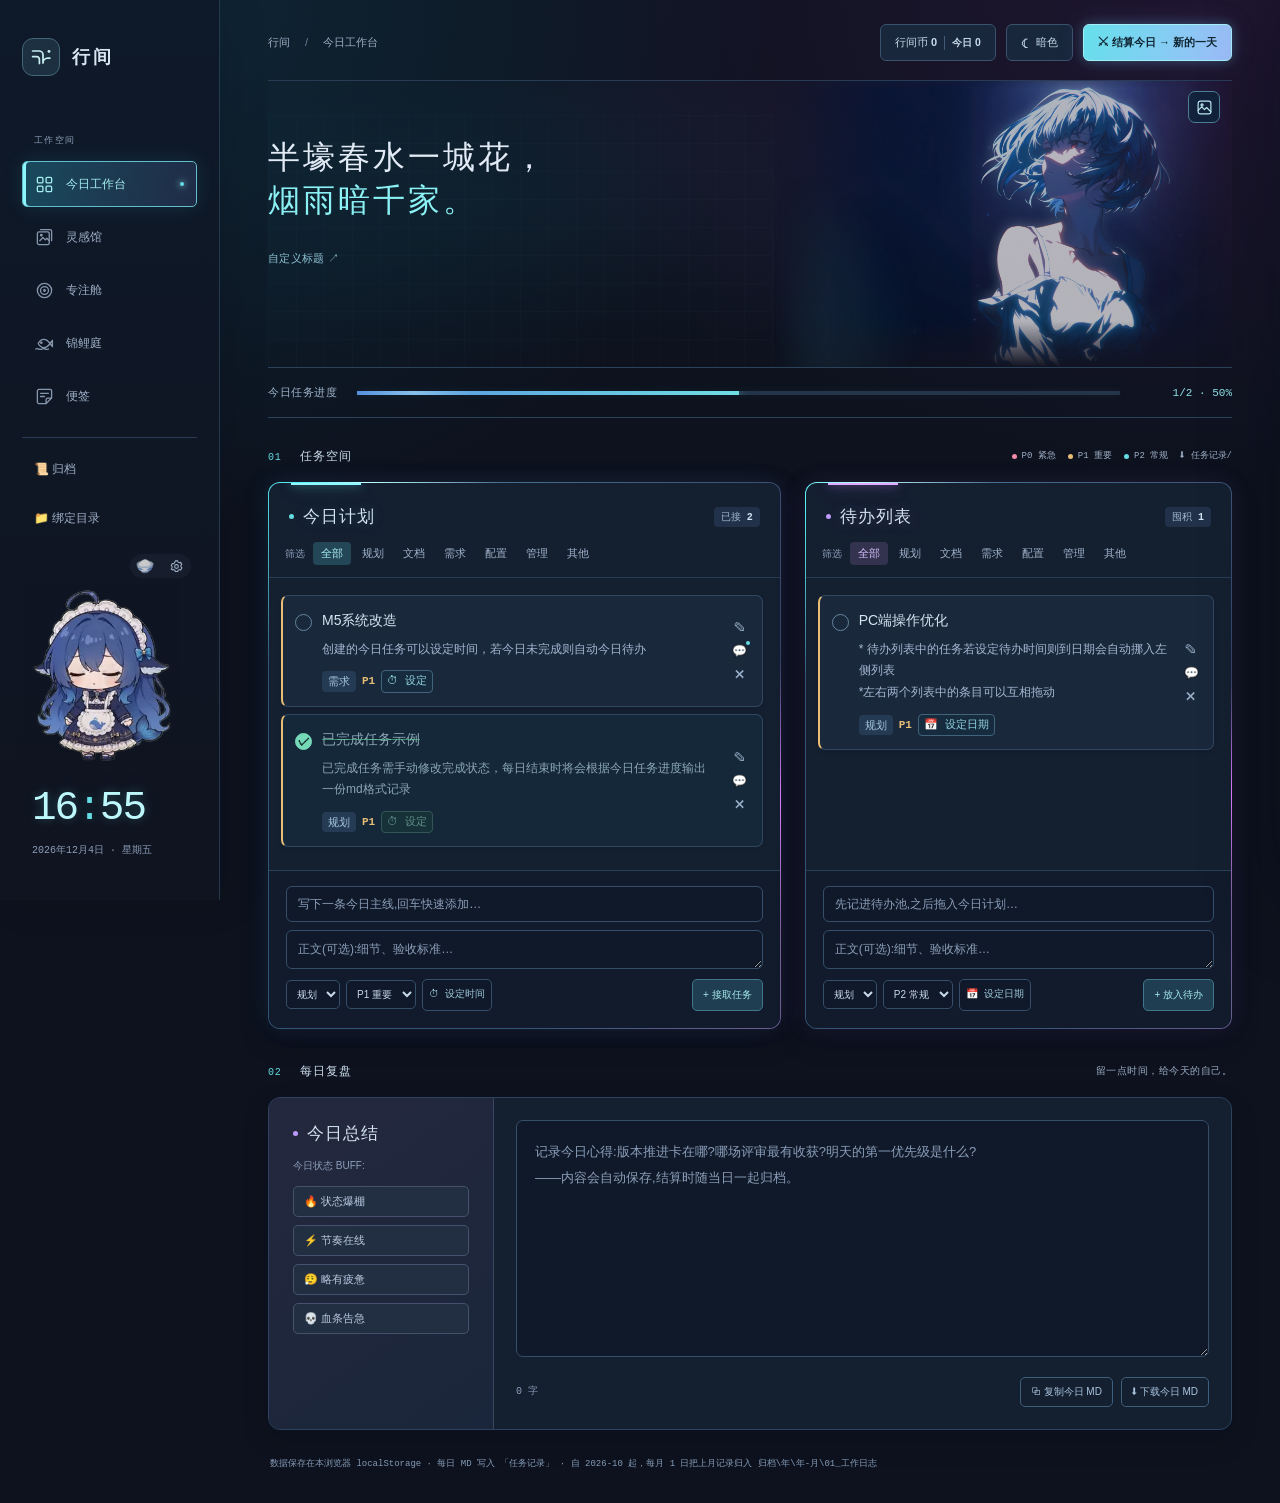
<file: 行间.html>
<!DOCTYPE html>
<html lang="zh-CN">
<head>
<meta charset="UTF-8">
<meta name="viewport" content="width=device-width, initial-scale=1.0">
<title>行间</title>
<link rel="icon" type="image/x-icon" href="assets/brand-mark.ico">
<script src="assets/theme.js"></script>
<link rel="preconnect" href="https://fonts.googleapis.com">
<link rel="preconnect" href="https://fonts.gstatic.com" crossorigin>
<link href="https://fonts.googleapis.com/css2?family=ZCOOL+QingKe+HuangYou&family=Noto+Sans+SC:wght@400;500;700;900&family=JetBrains+Mono:wght@400;600;800&display=swap" rel="stylesheet">
<style>
/* ============ 基础与调色盘(深潭墨绿 + 多档"稀有度"暖色) ============ */
:root{
  --bg0:#0d1417; --bg1:#101a1e; --panel:#15232a; --panel2:#182a32;
  --line:#27393f; --line2:#31464e;
  --ink:#e9f1ec; --mut:#93a9a0; --dim:#5f7a72;
  --gold:#f5c354; --gold-soft:rgba(245,195,84,.14);
  --teal:#52cdb6; --teal-soft:rgba(82,205,182,.13);
  --rose:#f57f6c;  --blue:#6fb2f2;  --purple:#b28df0; --jade:#57cf8f;
  --mono:'JetBrains Mono',Consolas,monospace;
  --disp:'ZCOOL QingKe HuangYou','Noto Sans SC',sans-serif;
  --body:'Noto Sans SC','PingFang SC','Microsoft YaHei',sans-serif;
}
*{margin:0;padding:0;box-sizing:border-box}
html{scroll-behavior:smooth}
body{
  font-family:var(--body); color:var(--ink); min-height:100vh;
  background:
    radial-gradient(1000px 480px at 8% -6%, rgba(245,195,84,.09), transparent 60%),
    radial-gradient(900px 520px at 96% 2%, rgba(82,205,182,.07), transparent 60%),
    radial-gradient(700px 700px at 50% 115%, rgba(111,178,242,.05), transparent 60%),
    linear-gradient(var(--bg1),var(--bg0));
  background-attachment:fixed;
}
body::before{ /* 细网格底纹 */
  content:''; position:fixed; inset:0; pointer-events:none; z-index:0;
  background-image:linear-gradient(rgba(255,255,255,.025) 1px,transparent 1px),
                   linear-gradient(90deg,rgba(255,255,255,.025) 1px,transparent 1px);
  background-size:34px 34px;
  mask-image:radial-gradient(ellipse 90% 80% at 50% 20%,#000 30%,transparent 100%);
}
#emberLayer{position:fixed; inset:0; z-index:0; pointer-events:none; overflow:hidden}
.ember{position:absolute; bottom:-12px; border-radius:2px; opacity:0;
  animation:rise linear infinite}
@keyframes rise{
  0%{transform:translateY(0) rotate(0); opacity:0}
  8%{opacity:var(--o)} 80%{opacity:var(--o)}
  100%{transform:translateY(-108vh) rotate(220deg); opacity:0}
}
main{position:relative; z-index:1; max-width:1240px; margin:0 auto; padding:20px 22px 40px}
::selection{background:rgba(245,195,84,.35)}
::-webkit-scrollbar{width:9px;height:9px}
::-webkit-scrollbar-thumb{background:#2c4048;border-radius:5px}
::-webkit-scrollbar-track{background:transparent}
button{font-family:inherit; cursor:pointer}
input,textarea,select{font-family:inherit; color:var(--ink)}

/* ============ 顶部 HUD:游戏抬头状态栏(双行布局 + 立绘背景) ============ */
.hud{
  position:relative; overflow:hidden;
  margin-bottom:20px; padding:15px 20px 16px;
  background:linear-gradient(115deg,var(--panel2) 0%,var(--panel) 55%,#14232b 100%);
  border:1px solid var(--line); border-radius:12px;
  box-shadow:0 12px 32px rgba(0,0,0,.35), inset 0 1px 0 rgba(255,255,255,.05);
  animation:dropIn .55s .05s cubic-bezier(.2,.9,.3,1.2) backwards;
}
.hud-art{
  position:absolute; left:0; top:-12px; bottom:-12px;
  aspect-ratio:800/322;   /* 盒子与图片同比例,高度拉满标头、宽度等比展开 */
  pointer-events:none;
  background:none;
  opacity:.55;
  -webkit-mask-image:linear-gradient(90deg,#000 80%,transparent 100%);
          mask-image:linear-gradient(90deg,#000 80%,transparent 100%);
  filter:blur(1px) drop-shadow(0 0 26px rgba(82,205,182,.3));
  transition:opacity .6s;
}
.hud:hover .hud-art{opacity:.75}
.hud .brand{position:relative; text-shadow:0 1px 10px rgba(13,20,23,.95), 0 0 22px rgba(13,20,23,.7)}
.hud .brand .sub{text-shadow:0 1px 6px rgba(13,20,23,.95)}
.hud-top{position:relative; display:flex; align-items:center; gap:14px; flex-wrap:wrap}
.hud-top .spacer{flex:1; min-width:80px; display:flex; align-items:center; justify-content:center; position:relative}
.hud-note{
  display:none; max-width:min(420px,46vw); width:100%;
  background:rgba(0,0,0,.28); border:1px dashed rgba(245,195,84,.4); border-radius:8px;
  padding:6px 10px; text-align:left; cursor:text;
  box-shadow:inset 0 1px 0 rgba(255,255,255,.03);
}
.hud-note.show{display:block}
.hud-note .hud-note-view{
  font-size:12.5px; line-height:1.55; color:var(--gold); white-space:pre-wrap; word-break:break-word;
  min-height:1.2em;
}
.hud-note textarea{
  display:none; width:100%; min-height:44px; resize:vertical;
  background:transparent; border:none; outline:none; padding:0;
  font:inherit; font-size:12.5px; line-height:1.55; color:var(--ink);
}
.hud-note.editing .hud-note-view{display:none}
.hud-note.editing textarea{display:block}
.hud-note-add{
  display:none; border:1px dashed var(--line2); background:transparent; color:var(--dim);
  font-size:11px; letter-spacing:.08em; padding:5px 12px; border-radius:7px; cursor:pointer;
  transition:.18s;
}
.hud:hover .hud-note-add.show{display:inline-flex; align-items:center}
.hud-note-add:hover{color:var(--gold); border-color:rgba(245,195,84,.45); background:rgba(245,195,84,.06)}
.hud-xp{position:relative; display:flex; align-items:center; gap:14px; margin-top:13px}
.hud-xp .xplabel{font-family:var(--mono); font-size:10px; letter-spacing:.26em; color:var(--dim); flex:none}
.xpnum{font-family:var(--mono); font-size:12.5px; font-weight:800; color:var(--gold); flex:none; min-width:88px; text-align:right}
@keyframes dropIn{from{opacity:0;transform:translateY(-16px)}to{opacity:1;transform:none}}
.brand{display:flex; align-items:center; gap:13px}
.brand .sigil{
  width:46px;height:46px; border-radius:10px; display:grid; place-items:center;
  font-family:var(--disp); font-size:27px; color:var(--gold);
  background:linear-gradient(145deg,#1d3038,#12201f);
  border:1px solid var(--line2);
  box-shadow:0 0 18px rgba(245,195,84,.22), inset 0 0 12px rgba(245,195,84,.08);
}
.brand h1{font-family:var(--disp); font-weight:400; font-size:27px; letter-spacing:3px; line-height:1}
.brand .sub{font-family:var(--mono); font-size:10px; letter-spacing:.32em; color:var(--dim); margin-top:5px}
.clock{font-family:var(--mono); text-align:center; padding:0 6px}
.clock .hm{font-size:30px; font-weight:800; letter-spacing:1px; color:var(--ink)}
.clock .hm b{color:var(--gold); font-weight:800}
.clock .dt{font-size:11px; color:var(--mut); letter-spacing:.08em; margin-top:2px}
.xpbar{flex:1; height:10px; border-radius:6px; background:#0b1316; border:1px solid var(--line); overflow:hidden; position:relative}
.xpbar i{
  display:block; height:100%; width:0%; border-radius:6px;
  background:repeating-linear-gradient(-55deg,var(--gold) 0 7px,#d9a53c 7px 14px);
  background-size:200% 100%; transition:width .7s cubic-bezier(.2,.8,.3,1);
  animation:shimmer 2.6s linear infinite; box-shadow:0 0 12px rgba(245,195,84,.5);
}
@keyframes shimmer{to{background-position:-40px 0}}
.hud-right{display:flex; align-items:center; gap:8px; flex-wrap:wrap}
.chip{
  font-family:var(--mono); font-size:11px; color:var(--mut); letter-spacing:.05em;
  padding:6px 10px; border:1px solid var(--line); border-radius:7px; background:rgba(0,0,0,.28); white-space:nowrap;
}
.chip b{color:var(--teal)}
.chip.prio-legend{display:inline-flex; align-items:center; gap:6px; padding:6px 9px}
.chip.prio-legend i{width:9px;height:9px; border-radius:3px; display:inline-block; box-shadow:0 0 8px currentColor}
.hbtn{
  font-size:12.5px; font-weight:700; letter-spacing:.05em; padding:9px 14px; border-radius:8px;
  border:1px solid var(--line2); background:var(--panel2); color:var(--ink);
  transition:.18s;
}
.hbtn:hover{transform:translateY(-2px); border-color:var(--gold); color:var(--gold); box-shadow:0 6px 16px rgba(0,0,0,.35)}
.hbtn.primary{background:linear-gradient(160deg,#f7cd6b,#dfa336); color:#221703; border-color:#f5c354;
  box-shadow:0 4px 18px rgba(245,195,84,.28)}
.hbtn.primary:hover{filter:brightness(1.08); color:#221703}

/* ============ 双栏看板 ============ */
.board{display:grid; grid-template-columns:1fr 1fr; gap:18px; margin-bottom:20px}
.panel{
  background:linear-gradient(180deg,var(--panel2),var(--panel));
  border:1px solid var(--line); border-radius:12px; overflow:hidden;
  box-shadow:0 10px 28px rgba(0,0,0,.3);
  animation:popIn .5s .15s cubic-bezier(.2,.9,.3,1.15) backwards;
}
.panel.side{animation-delay:.24s}
@keyframes popIn{from{opacity:0;transform:translateY(18px) scale(.98)}to{opacity:1;transform:none}}
.panel-head{
  display:flex; align-items:center; gap:10px; padding:13px 16px;
  border-bottom:1px solid var(--line);
}
.panel.main .panel-head{background:linear-gradient(90deg,var(--gold-soft),transparent 65%)}
.panel.side .panel-head{background:linear-gradient(90deg,var(--teal-soft),transparent 65%)}
.panel-head .tag{
  width:8px;height:22px;border-radius:3px; flex:none;
}
.panel.main .tag{background:var(--gold); box-shadow:0 0 10px rgba(245,195,84,.7)}
.panel.side .tag{background:var(--teal); box-shadow:0 0 10px rgba(82,205,182,.7)}
.panel-head h2{font-family:var(--disp); font-weight:400; font-size:19px; letter-spacing:2px}
.panel.main h2 span{color:var(--gold)} .panel.side h2 span{color:var(--teal)}
.panel-head .en{font-family:var(--mono); font-size:9.5px; letter-spacing:.28em; color:var(--dim); margin-left:2px; padding-top:4px}
.panel-head .cnt{
  margin-left:auto; font-family:var(--mono); font-size:11px; color:var(--mut);
  border:1px solid var(--line); border-radius:20px; padding:3px 10px; background:rgba(0,0,0,.25);
}
.panel-head .cnt b{color:var(--ink)}
/* 分类筛选条 */
.catfilter{display:flex; gap:6px; align-items:center; flex-wrap:wrap; padding:9px 14px; border-bottom:1px solid var(--line); background:rgba(0,0,0,.13)}
.catfilter .fl{font-size:10px; letter-spacing:.2em; color:var(--dim); font-family:var(--mono)}
.fbtn{
  font-size:11px; padding:3px 9px; border-radius:20px; border:1px solid var(--line);
  background:transparent; color:var(--dim); transition:.15s;
}
.fbtn:hover{color:var(--ink); border-color:var(--line2); transform:translateY(-1px)}
.fbtn.on{border-color:var(--gold); color:var(--gold); background:var(--gold-soft)}
.panel.side .fbtn.on{border-color:var(--teal); color:var(--teal); background:var(--teal-soft)}
.qlist{list-style:none; padding:12px 14px; min-height:340px; max-height:470px; overflow-y:auto; transition:background .2s}
.qlist.dragover{background:rgba(245,195,84,.05); box-shadow:inset 0 0 0 2px var(--gold); border-radius:0 0 12px 12px}
.panel.side .qlist.dragover{box-shadow:inset 0 0 0 2px var(--teal); background:rgba(82,205,182,.05)}
.drop-hint{
  border:1.5px dashed var(--line2); border-radius:8px; color:var(--dim);
  text-align:center; padding:14px; font-size:12.5px; margin:6px 0; letter-spacing:.1em;
}
.empty{
  border:1.5px dashed var(--line2); border-radius:10px; margin:10px 4px; padding:34px 14px;
  text-align:center; color:var(--dim); font-size:13px; letter-spacing:.12em;
}
.empty small{display:block; margin-top:8px; font-size:11px; letter-spacing:.05em; color:#46605a}

/* 卡片(紧凑版:信息为主,按钮右置一排) */
.qcard{
  position:relative; display:grid;
  grid-template-columns:auto minmax(0,1fr) auto;
  grid-template-rows:auto auto auto;
  grid-template-areas:
    "check title rail"
    "check body  rail"
    "check meta  rail";
  align-items:start; gap:1px 10px;
  background:#17262d; border:1px solid var(--line); border-left-width:3px; border-radius:8px;
  padding:7px 8px 7px 9px; margin:5px 0; cursor:grab; transition:transform .16s, box-shadow .16s, border-color .16s, opacity .3s;
}
.qcard:hover{transform:translateX(4px); border-color:var(--line2); box-shadow:0 6px 18px rgba(0,0,0,.35)}
.qcard:active{cursor:grabbing}
.qcard.dragging{opacity:.35; transform:scale(.97)}
.qcard.flash{animation:flashIn .45s}
@keyframes flashIn{0%{background:rgba(245,195,84,.28)}100%{background:#17262d}}
@media(prefers-reduced-motion:no-preference){
 .qcard.justdone .qcheck.on{animation:checkSettle .28s cubic-bezier(.22,.75,.3,1)}
 html[data-theme="dark"] .qcard.justdone .qcheck.on::after{
  content:'';position:absolute;inset:-1px;border-radius:inherit;border:1px solid #8ce4ec;
  pointer-events:none;animation:checkRipple .42s ease-out both;
 }
 .qcard.justdone .qcheck.on{position:relative}
}
@keyframes checkSettle{0%{transform:scale(.86)}60%{transform:scale(1.08)}100%{transform:scale(1)}}
@keyframes checkRipple{from{opacity:.65;transform:scale(1)}to{opacity:0;transform:scale(1.7)}}
/* 卡片配色:由优先级决定(P0 紧急-红 / P1 重要-金 / P2 常规-青) */
.q-P0{border-left-color:var(--rose)} .q-P0 .prio{color:var(--rose)}
.q-P1{border-left-color:var(--gold)} .q-P1 .prio{color:var(--gold)}
.q-P2{border-left-color:var(--teal)} .q-P2 .prio{color:var(--teal)}
/* 限时任务:超时变红 */
.qcard.late{border-color:rgba(245,127,108,.55); border-left-color:var(--rose); box-shadow:0 0 14px rgba(245,127,108,.16)}
.qcard.late .qtitle{color:#ffb3a4}
.qtime-wrap{display:inline-flex; align-items:center; gap:2px}
.qtime{
  position:relative; font-family:var(--mono); font-size:10px; color:var(--gold); cursor:pointer;
  padding:1px 6px; border:1px dashed rgba(245,195,84,.55); border-radius:4px; background:transparent;
  transition:.15s; display:inline-flex; align-items:center; gap:2px;
}
.qtime:hover{background:rgba(245,195,84,.1)}
.qtime:disabled{opacity:.55; cursor:default}
.qtime.over{color:#ff9384; border-color:var(--rose); animation:latePulse 1.8s infinite}
@keyframes latePulse{0%,100%{box-shadow:0 0 3px rgba(245,127,108,.15)}50%{box-shadow:0 0 11px rgba(245,127,108,.55)}}
.qtime.ok{color:var(--jade); border-color:rgba(87,207,143,.5); border-style:solid}
.qtime-x{
  width:16px; height:16px; padding:0; border:none; border-radius:4px; background:transparent;
  color:var(--dim); font-size:12px; line-height:1; cursor:pointer; opacity:.55; transition:.15s;
}
.qtime-wrap:hover .qtime-x{opacity:1}
.qtime-x:hover{color:var(--rose); background:rgba(245,127,108,.15)}
/* 半小时时间选择弹层:双列 · 一列可见6项 · 深色主题 */
.tpick-pop{
  position:fixed; z-index:12000; min-width:168px;
  background:#0e1a1f; color:var(--ink);
  border:1px solid var(--line2); border-radius:9px;
  box-shadow:0 14px 36px rgba(0,0,0,.55), inset 0 1px 0 rgba(255,255,255,.04);
  padding:6px;
  animation:tpickIn .14s ease-out;
}
@keyframes tpickIn{from{opacity:0; transform:translateY(-4px)} to{opacity:1; transform:none}}
.tpick-hd{
  display:flex; align-items:center; justify-content:space-between; gap:8px;
  padding:2px 4px 6px; border-bottom:1px solid var(--line); margin-bottom:5px;
  font-family:var(--mono); font-size:10px; color:var(--dim); letter-spacing:.06em;
}
.tpick-hd button{
  border:none; background:transparent; color:var(--mut); font-size:11px; padding:2px 6px;
  border-radius:4px; cursor:pointer;
}
.tpick-hd button:hover{color:var(--rose); background:rgba(245,127,108,.12)}
.tpick-grid{
  --tpick-row:28px;
  display:grid; grid-template-columns:1fr 1fr; gap:2px 4px;
  max-height:calc(var(--tpick-row) * 6);
  overflow-y:auto; overflow-x:hidden; padding-right:2px;
}
.tpick-grid::-webkit-scrollbar{width:6px}
.tpick-grid::-webkit-scrollbar-thumb{background:#2c4048; border-radius:4px}
.tpick-item{
  height:var(--tpick-row); box-sizing:border-box;
  display:grid; place-items:center;
  font-family:var(--mono); font-size:12px; font-weight:600;
  color:var(--ink); background:transparent; border:1px solid transparent;
  border-radius:5px; cursor:pointer; padding:0 8px;
}
.tpick-item:hover{background:rgba(245,195,84,.12); color:var(--gold); border-color:rgba(245,195,84,.25)}
.tpick-item.on{background:rgba(245,195,84,.2); color:var(--gold); border-color:rgba(245,195,84,.45)}
.tpick-item.near{box-shadow:inset 0 0 0 1px rgba(82,205,182,.45); color:var(--teal)}
.tpick-item.on.near{color:var(--gold)}
.tpick-pop.date{min-width:220px}
.tpick-pop.date .tpick-item{font-size:11.5px; padding:0 6px}
.tpick-pop.date .tpick-item:hover{background:rgba(82,205,182,.12); color:var(--teal); border-color:rgba(82,205,182,.3)}
.tpick-pop.date .tpick-item.on{background:rgba(82,205,182,.2); color:var(--teal); border-color:rgba(82,205,182,.5)}
.tpick-pop.date .tpick-item.near{box-shadow:inset 0 0 0 1px rgba(245,195,84,.45); color:var(--gold)}
.tpick-pop.date .tpick-item.on.near{color:var(--teal)}
.tpick-pop.date .tpick-item.over{color:var(--rose); opacity:.85}
.qdue{
  font-family:var(--mono); font-size:10px; color:var(--teal); cursor:pointer;
  padding:1px 6px; border:1px dashed rgba(82,205,182,.55); border-radius:4px; background:transparent;
  transition:.15s; display:inline-flex; align-items:center; gap:2px;
}
.qdue:hover{background:rgba(82,205,182,.1)}
.qdue:disabled{opacity:.55; cursor:default}
.qdue.over{color:#ff9384; border-color:var(--rose)}
.addtime.side .addtime-trig:hover,.addtime.side .addtime-trig.has{color:var(--teal)}
.addtime.side .addtime-trig:hover{background:rgba(82,205,182,.08)}
.addtime{
  display:inline-flex; align-items:center; gap:4px;
  background:#0e1a1f; border:1px solid var(--line); border-radius:7px; padding:2px 4px 2px 8px;
  font-family:var(--mono); font-size:11.5px; color:var(--mut);
}
.addtime .addtime-trig{
  border:none; background:transparent; color:var(--ink); font:inherit; font-family:var(--mono);
  padding:4px 6px; cursor:pointer; border-radius:5px;
}
.addtime .addtime-trig:hover{color:var(--gold); background:rgba(245,195,84,.08)}
.addtime .addtime-trig.has{color:var(--gold)}
.addtime .addtime-x{
  width:18px; height:18px; border:none; border-radius:4px; background:transparent;
  color:var(--dim); cursor:pointer; line-height:1; display:none;
}
.addtime .addtime-x.show{display:inline-grid; place-items:center}
.addtime .addtime-x:hover{color:var(--rose); background:rgba(245,127,108,.12)}
.qcheck{
  grid-area:check; align-self:center; width:19px;height:19px; border-radius:6px; border:2px solid var(--line2);
  background:transparent; display:grid; place-items:center; transition:.18s; color:transparent; font-size:12px; font-weight:900;
}
.qcard:hover .qcheck{border-color:var(--teal)}
.qcheck.on{background:var(--jade); border-color:var(--jade); color:#08140c; box-shadow:0 0 10px rgba(87,207,143,.5)}
.qtitle{grid-area:title; align-self:end; font-size:13.5px; font-weight:700; line-height:1.3; word-break:break-all; cursor:pointer; transition:color .15s}
.qtitle:hover{color:var(--gold)}
.qcard.late .qtitle:hover{color:#ffcdc2}
.qcard.done .qtitle{color:var(--dim); text-decoration:line-through; text-decoration-color:rgba(87,207,143,.6); font-weight:500}
.qbodywrap{grid-area:body; min-width:0}
.qbody{font-size:11.5px; color:var(--mut); line-height:1.5; margin-top:2px; white-space:pre-wrap; overflow-wrap:anywhere}
.qcard.done .qbody{color:#4c655d}
.qmeta{grid-area:meta; align-self:start; display:flex; gap:5px; align-items:center; flex-wrap:wrap; margin-top:3px}
.cat{font-size:9.5px; padding:1px 6px; border-radius:4px; letter-spacing:.08em; background:rgba(255,255,255,.055); color:var(--mut); border:1px solid var(--line)}
.prio{font-family:var(--mono); font-size:10px; font-weight:800; letter-spacing:.1em}
.due{font-family:var(--mono); font-size:9.5px; color:var(--dim); padding:1px 6px; border:1px dashed var(--line2); border-radius:4px}
.due.over{color:var(--rose); border-color:var(--rose)}
.delay{
  font-family:var(--mono); font-size:9.5px; color:var(--rose);
  padding:1px 6px; border:1px solid rgba(245,127,108,.45); border-radius:4px;
  background:rgba(245,127,108,.1);
}
/* 卡片操作区:备注 / 编辑 / 删除 —— 整列钉在最右,纵向居中 */
.qrail{grid-area:rail; align-self:center; display:flex; flex-direction:row; gap:4px; align-items:center; padding-left:2px}
.qrail button{width:27px;height:27px; border:none; border-radius:6px; background:transparent; color:var(--mut); font-size:14px; opacity:.55; transition:.15s; line-height:1}
.qcard:hover .qrail button{opacity:1}
.qrail button:hover{background:rgba(255,255,255,.08); transform:translateY(-1px)}
.qrail .qnote-btn{position:relative}
.qrail .qnote-btn.hasnote{opacity:1; color:var(--gold); text-shadow:0 0 10px rgba(245,195,84,.85)}
.qrail .qnote-btn.hasnote::after{content:''; position:absolute; top:2px; right:2px; width:6px; height:6px; border-radius:50%; background:var(--gold); box-shadow:0 0 7px rgba(245,195,84,.95)}
.qrail .qnote-btn:hover{color:var(--gold)}
.qrail .qedit:hover{color:var(--blue)}
.qrail .qx:hover{background:rgba(245,127,108,.15); color:var(--rose)}
/* 编辑态 */
.qcard.editing{cursor:default; border-color:var(--gold); box-shadow:0 0 0 1px rgba(245,195,84,.3), 0 10px 24px rgba(0,0,0,.4)}
.qcard.editing:hover{transform:none}
.qcard.editing .qrail{visibility:hidden}
.qedit-form{margin-top:9px; background:rgba(0,0,0,.22); border:1px solid var(--line2); border-radius:8px; padding:9px 10px; animation:formIn .22s ease}
@keyframes formIn{from{opacity:0;transform:translateY(-5px)}to{opacity:1;transform:none}}
.qedit-form .ed-title,.qedit-form .ed-body{width:100%; background:#0d181d; border:1px solid var(--line); border-radius:6px; padding:7px 10px; font-size:13px; outline:none; color:var(--ink); transition:border-color .15s}
.qedit-form .ed-body{resize:vertical; min-height:46px; line-height:1.65; font-size:12.5px; margin-top:6px; color:var(--mut)}
.qedit-form .ed-title:focus,.qedit-form .ed-body:focus{border-color:var(--gold)}
.qedit-form .ed-row{display:flex; gap:7px; align-items:center; margin-top:7px}
.qedit-form select{background:#0d181d; border:1px solid var(--line); border-radius:6px; padding:5px 8px; font-size:12px; outline:none; color:var(--ink)}
.ed-save{font-size:11.5px; font-weight:700; padding:5px 14px; border-radius:6px; border:none; background:var(--gold); color:#221703; transition:.15s}
.ed-save:hover{filter:brightness(1.12)}
.ed-cancel{font-size:11.5px; padding:5px 12px; border-radius:6px; border:1px solid var(--line2); background:transparent; color:var(--mut); transition:.15s}
.ed-cancel:hover{color:var(--ink); border-color:var(--dim)}
.qedit-form .ed-row .ed-save{margin-left:auto}
/* 备注面板 */
.qnote-panel{margin-top:9px; background:rgba(245,195,84,.05); border:1px solid rgba(245,195,84,.32); border-radius:8px; padding:9px 10px; animation:formIn .22s ease}
.qnote-panel textarea{width:100%; min-height:58px; resize:vertical; background:#0d181d; border:1px solid var(--line); border-radius:6px; padding:7px 10px; font-size:12.5px; line-height:1.7; outline:none; color:var(--ink)}
.qnote-panel textarea:focus{border-color:var(--gold)}
.qnote-ops{display:flex; align-items:center; gap:7px; margin-top:6px}
.qnote-hint{font-size:10.5px; color:var(--dim)}

/* 添加条目 */
.addrow{padding:12px 14px 14px; border-top:1px solid var(--line); background:rgba(0,0,0,.14)}
.addrow .row1{display:flex; gap:8px}
.addrow input[type=text]{
  flex:1; background:#0e1a1f; border:1px solid var(--line); border-radius:8px; padding:9px 12px;
  font-size:13.5px; outline:none; transition:.18s;
}
.addrow input[type=text]:focus{border-color:var(--gold); box-shadow:0 0 0 3px rgba(245,195,84,.12)}
.panel.side .addrow input[type=text]:focus{border-color:var(--teal); box-shadow:0 0 0 3px rgba(82,205,182,.12)}
.addrow .row2{display:flex; gap:8px; margin-top:8px; align-items:center; flex-wrap:wrap}
.addrow textarea{
  width:100%; margin-top:8px; background:#0e1a1f; border:1px solid var(--line); border-radius:8px;
  padding:7px 12px; font-size:12.5px; line-height:1.6; resize:vertical; min-height:34px; outline:none; transition:.18s;
}
.panel.main .addrow textarea:focus{border-color:var(--gold); box-shadow:0 0 0 3px rgba(245,195,84,.12)}
.panel.side .addrow textarea:focus{border-color:var(--teal); box-shadow:0 0 0 3px rgba(82,205,182,.12)}
.addrow select{
  background:#0e1a1f; border:1px solid var(--line); border-radius:7px; padding:6px 9px; font-size:12px; outline:none;
}
.addrow input[type=date]{
  background:#0e1a1f; border:1px solid var(--line); border-radius:7px; padding:5px 8px; font-size:11.5px;
  outline:none; color-scheme:dark; font-family:var(--mono);
}
.addbtn{
  margin-left:auto; font-size:12.5px; font-weight:700; padding:7px 16px; border-radius:7px; border:1px solid var(--line2);
  background:var(--panel2); color:var(--ink); transition:.18s;
}
.panel.main .addbtn:hover{background:var(--gold); color:#221703; border-color:var(--gold)}
.panel.side .addbtn:hover{background:var(--teal); color:#04231d; border-color:var(--teal)}

/* ============ 今日总结 ============ */
.summary{
  background:linear-gradient(180deg,var(--panel2),var(--panel));
  border:1px solid var(--line); border-radius:12px; overflow:hidden;
  box-shadow:0 10px 28px rgba(0,0,0,.3);
  animation:popIn .5s .34s cubic-bezier(.2,.9,.3,1.15) backwards;
}
.summary-head{
  display:flex; align-items:center; gap:10px; padding:13px 16px; border-bottom:1px solid var(--line);
  background:linear-gradient(90deg,rgba(245,195,84,.07),transparent 55%);
}
.summary-head .tag{width:8px;height:22px;border-radius:3px;background:var(--gold);box-shadow:0 0 10px rgba(245,195,84,.6)}
.summary-head h2{font-family:var(--disp); font-weight:400; font-size:19px; letter-spacing:2px}
.summary-head h2 span{color:var(--gold)}
.summary-head .en{font-family:var(--mono); font-size:9.5px; letter-spacing:.28em; color:var(--dim); padding-top:4px}
.buffbar{margin-left:auto; display:flex; gap:7px; flex-wrap:wrap; align-items:center}
.buffbar .lbl{font-size:11px; color:var(--dim); letter-spacing:.1em; margin-right:2px}
.buff{
  font-size:11.5px; padding:4px 11px; border-radius:20px; border:1px solid var(--line2);
  background:transparent; color:var(--mut); transition:.16s;
}
.buff:hover{transform:translateY(-1px); color:var(--ink); border-color:var(--dim)}
.buff.on{border-color:var(--gold); color:var(--gold); background:var(--gold-soft); box-shadow:0 0 8px rgba(245,195,84,.18)}
.summary-body{padding:0}
.sumleft{padding:15px 16px 16px}
.sumleft textarea{
  width:100%; min-height:150px; resize:vertical; background:#0e1a1f; border:1px solid var(--line);
  border-radius:9px; padding:12px 14px; font-size:13.5px; line-height:1.75; outline:none; transition:.18s;
}
.sumleft textarea:focus{border-color:var(--gold); box-shadow:0 0 0 3px rgba(245,195,84,.1)}
.sumleft .foot{display:flex; align-items:center; margin-top:9px; gap:10px}
.wcnt{font-family:var(--mono); font-size:11px; color:var(--dim)}
.saved{font-size:11px; color:var(--jade); opacity:0; transition:opacity .3s}
.saved.show{opacity:1}
.actions{display:flex; gap:8px; flex-wrap:wrap}
.foot .actions{margin-top:0}
.ghost{
  font-size:12px; padding:8px 13px; border-radius:7px; border:1px solid var(--line2);
  background:transparent; color:var(--mut); transition:.18s;
}
.ghost:hover{color:var(--ink); border-color:var(--gold); transform:translateY(-1px)}

/* ============ 归档抽屉 ============ */
.drawer{
  position:fixed; top:0; right:0; bottom:0; width:min(620px,94vw); z-index:60;
  background:var(--bg1); border-left:1px solid var(--line2);
  box-shadow:-24px 0 60px rgba(0,0,0,.55);
  transform:translateX(105%); transition:transform .38s cubic-bezier(.25,.9,.3,1);
  display:flex; flex-direction:column;
}
.drawer.open{transform:none}
.drawer-head{display:flex; align-items:center; gap:10px; padding:16px 18px; border-bottom:1px solid var(--line)}
.drawer-head h3{font-family:var(--disp); font-weight:400; font-size:20px; letter-spacing:2px}
.drawer-head h3 span{color:var(--teal)}
.drawer-head .en{font-family:var(--mono); font-size:9px; letter-spacing:.3em; color:var(--dim)}
.drawer-head .x{margin-left:auto; width:30px;height:30px; border-radius:7px; border:1px solid var(--line2); background:transparent; color:var(--mut); font-size:14px; transition:.18s}
.drawer-head .x:hover{color:var(--rose); border-color:var(--rose)}
.drawer-body{flex:1; overflow-y:auto; padding:16px 18px}
.arc{
  background:var(--panel); border:1px solid var(--line); border-radius:10px; margin-bottom:16px; overflow:hidden;
  animation:popIn .35s backwards;
}
.arc-head{display:flex; align-items:center; gap:9px; padding:11px 14px; border-bottom:1px solid var(--line); background:rgba(255,255,255,.025); flex-wrap:wrap}
.arc-head .d{font-family:var(--mono); font-weight:800; font-size:13px; color:var(--gold)}
.arc-head .w{font-size:11px; color:var(--mut)}
.arc-head .pct{font-family:var(--mono); font-size:11px; color:var(--jade); border:1px solid var(--line); border-radius:20px; padding:2px 9px}
.arc-head .ops{margin-left:auto; display:flex; gap:6px}
.mini{font-size:11px; padding:4px 10px; border-radius:6px; border:1px solid var(--line2); background:transparent; color:var(--mut); transition:.15s}
.mini:hover{color:var(--gold); border-color:var(--gold)}
.mini.danger:hover{color:var(--rose); border-color:var(--rose)}
.arc table{width:100%; border-collapse:collapse; font-size:12px}
.arc th{text-align:left; font-size:10.5px; letter-spacing:.15em; color:var(--dim); font-weight:500; padding:7px 10px; border-bottom:1px solid var(--line); background:rgba(0,0,0,.18)}
.arc td{padding:7px 10px; border-bottom:1px solid rgba(39,57,63,.5); color:var(--mut); vertical-align:top}
.arc td.t{color:var(--ink)}
.arc .ok{color:var(--jade); font-family:var(--mono); font-weight:800}
.arc .no{color:var(--rose); font-family:var(--mono); font-weight:800}
.arc .rec{color:var(--dim); font-size:10px; border:1px solid var(--line2); border-radius:4px; padding:1px 6px; white-space:nowrap}
.arc .grp{font-size:10.5px; letter-spacing:.12em; color:var(--teal); background:rgba(82,205,182,.06)!important; border-bottom:1px solid var(--line)!important; padding:5px 10px!important}
.arc .carry{font-size:9.5px; color:var(--blue); border:1px solid rgba(111,178,242,.4); border-radius:4px; padding:1px 5px; margin-left:5px; white-space:nowrap}
.arc-sum{padding:11px 14px; font-size:12.5px; line-height:1.8; color:var(--mut); white-space:pre-wrap; border-top:1px solid var(--line)}
.arc-sum::before{content:'冒险手记 ▸ '; color:var(--gold); font-weight:700}
.arc-empty{text-align:center; color:var(--dim); padding:60px 0; font-size:13px; letter-spacing:.15em}
.mdview{display:none; padding:12px 14px}
.arc.mdmode .mdview{display:block} .arc.mdmode .arc-sum{display:none} .arc.mdmode table{display:none}
.mdview pre{font-family:var(--mono); font-size:11.5px; line-height:1.7; color:var(--teal); white-space:pre-wrap; word-break:break-all}
.veil{position:fixed; inset:0; background:rgba(5,10,12,.6); z-index:55; opacity:0; pointer-events:none; transition:opacity .3s; backdrop-filter:blur(2px)}
.veil.show{opacity:1; pointer-events:auto}

/* ============ 归档仪式弹窗 ============ */
.modal{position:fixed; inset:0; z-index:80; display:none; place-items:center; background:rgba(5,10,12,.72); backdrop-filter:blur(3px)}
.modal.show{display:grid}
.mcard{
  width:min(660px,92vw); max-height:86vh; overflow-y:auto; background:var(--panel);
  border:1px solid var(--gold); border-radius:14px; padding:26px 28px;
  box-shadow:0 0 60px rgba(245,195,84,.18), 0 30px 70px rgba(0,0,0,.6);
  animation:popIn .4s cubic-bezier(.2,.9,.3,1.2) backwards;
}
.mcard .mtag{font-family:var(--mono); font-size:10px; letter-spacing:.3em; color:var(--gold)}
.mcard h3{font-family:var(--disp); font-weight:400; font-size:26px; letter-spacing:3px; margin:8px 0 4px}
.mcard h3 span{color:var(--gold)}
.mcard .msub{font-size:12.5px; color:var(--mut); margin-bottom:16px}
.mstats{display:flex; gap:10px; margin-bottom:16px; flex-wrap:wrap}
.mstat{flex:1; min-width:110px; background:rgba(0,0,0,.25); border:1px solid var(--line); border-radius:9px; padding:10px 12px; text-align:center}
.mstat b{display:block; font-family:var(--mono); font-size:22px; font-weight:800; color:var(--gold)}
.mstat span{font-size:10.5px; color:var(--dim); letter-spacing:.12em}
.mpre{
  background:#0b1417; border:1px solid var(--line); border-radius:9px; padding:13px 15px;
  font-family:var(--mono); font-size:11.5px; line-height:1.75; color:var(--teal);
  max-height:230px; overflow-y:auto; white-space:pre-wrap; word-break:break-all; margin-bottom:16px;
}
.mbtns{display:flex; gap:9px; justify-content:flex-end; flex-wrap:wrap}

/* ============ Toast / XP浮字 / 底部 ============ */
#toastbox{position:fixed; bottom:22px; left:50%; transform:translateX(-50%); z-index:99; display:flex; flex-direction:column; gap:8px; align-items:center}
.toast{
  background:var(--panel2); border:1px solid var(--gold); color:var(--ink); font-size:13px;
  padding:10px 20px; border-radius:9px; box-shadow:0 8px 26px rgba(0,0,0,.5);
  animation:toastIn .3s cubic-bezier(.2,.9,.3,1.3), toastOut .3s 2.1s forwards;
}
@keyframes toastIn{from{opacity:0; transform:translateY(14px)}to{opacity:1; transform:none}}
@keyframes toastOut{to{opacity:0; transform:translateY(10px)}}
.xpfloat{
  position:fixed; z-index:99; font-family:var(--mono); font-weight:800; font-size:15px;
  color:var(--gold); text-shadow:0 0 12px rgba(245,195,84,.8); pointer-events:none;
  animation:xpup .9s forwards;
}
@keyframes xpup{0%{opacity:0;transform:translateY(0)}18%{opacity:1}60%{opacity:1}100%{opacity:0;transform:translateY(-30px)}}
footer{margin-top:26px; text-align:center; font-family:var(--mono); font-size:10px; letter-spacing:.2em; color:#3d554e}
footer b{color:var(--dim)}

@media (max-width:900px){
  .board{grid-template-columns:1fr}
  .hud-top{gap:10px}
  .hud-right{width:100%; justify-content:flex-start}
  .hud-art{opacity:.35}
  .hud-note{max-width:100%}
  .hud-top .spacer{order:3; width:100%; flex:1 1 100%; min-width:0}
}
</style>
<link rel="stylesheet" href="assets/dashboard.css">
<link rel="stylesheet" href="assets/theme-light.css">
<link rel="stylesheet" href="assets/workspace.css">
<link rel="stylesheet" href="assets/header-artwork.css">
<link rel="stylesheet" href="assets/theme-cyber.css">
<link rel="stylesheet" href="assets/focus.css">
<link rel="stylesheet" href="assets/focus-ambience.css">
<link rel="stylesheet" href="assets/library.css">
<link rel="stylesheet" href="assets/notes.css">
<link rel="stylesheet" href="assets/creative-space.css">
<link rel="stylesheet" href="assets/task-directories.css">
<link rel="stylesheet" href="assets/theme-warm.css">
<link rel="stylesheet" href="assets/banner-library.css">
<style>
.workspace-actions .wallet-chip{display:inline-flex;align-items:center;gap:.65em;font-variant-numeric:tabular-nums}
.wallet-chip strong{font-size:.95em;padding-left:.65em;border-left:1px solid var(--line2)}
[data-sign="plus"]{color:#80ded5}[data-sign="minus"]{color:#ffad99}
html[data-theme="light"] [data-sign="plus"]{color:#236b59}html[data-theme="light"] [data-sign="minus"]{color:#a13f31}
#walletDialog{box-sizing:border-box;width:min(380px,92vw);max-height:82dvh;overflow:auto;padding:22px;background:var(--panel);color:var(--ink);border:1px solid var(--line2);border-radius:12px}
#walletDialog::backdrop{background:#10182088}
#walletDialog header,#walletLines{display:flex;align-items:center;justify-content:space-between;gap:10px}
#walletDialog h2{font-size:19px;margin:0}#walletDialog p,#walletDialog details{font-size:13px;line-height:1.65}
#walletLines{display:grid;grid-template-columns:1fr auto;margin:14px 0;padding:14px 0;border-block:1px solid var(--line)}
#walletLines dd{margin:0;text-align:right;font-variant-numeric:tabular-nums}
@media(max-width:760px){.workspace-topline,.workspace-actions{flex-wrap:wrap}.workspace-actions .wallet-chip{min-height:34px}}
</style><style>
#petStage{position:relative;display:block;background:none;border:0;padding:0;cursor:pointer;color:inherit}
#fishCorner{position:relative}
html[data-view="focus"] #fishCorner{display:none}
@media(max-width:1000px){html[data-view="focus"] .workspace-rail .rail-bottom{display:none}}
#petStage{width:min(90%,clamp(64.8px,calc(77.4vh - 378px),169.2px));aspect-ratio:200/232;margin:0 auto;left:-8px}
@media(min-width:1001px){.workspace-rail .rail-bottom{padding-inline:0;padding-top:6px}.rail-bottom .clock{padding-inline:10px;margin-top:6px}}
#petStage[hidden],#quickRice[hidden]{display:none}
.petSprite{position:relative;display:block;width:100%;height:100%;overflow:clip;background:url("assets/dsh-fish-v1/idle-poster.png") 50% 69.23%/auto 126% no-repeat}
.petSprite.playing{background:none}.fishDeck{position:absolute;inset:0;pointer-events:none}
.fishDeck video{position:absolute;top:-18%;left:50%;transform:translateX(-50%);height:126%;width:auto;aspect-ratio:16/9;max-width:none;pointer-events:none}
.fishDeck video{visibility:hidden}.fishDeck video.front{visibility:visible}
.petProp{position:absolute;bottom:2%;left:1%;font-size:18px;pointer-events:none}
#fishCorner{isolation:isolate;box-sizing:border-box;padding:37px 0 12px}
#fishCorner:has(#petStage[hidden]){padding-bottom:0}
#fishCorner:has(#petStage[hidden]):has(#petPanel:popover-open){min-height:var(--fish-open-height,170px)}
.fishFeedRow{position:absolute;right:3px;top:3px;z-index:1;display:inline-flex;align-items:center;gap:1px;padding:3px}
.fishFeedRow::before{content:"";position:absolute;inset:5px 3px;pointer-events:none;border-radius:999px;background:color-mix(in srgb,var(--mut) 5%,transparent);border:1px solid transparent}
.fishFeedRow:is(:hover,:focus-within,:has([aria-expanded="true"]))::before{background:var(--panel);border-color:color-mix(in srgb,var(--line2) 72%,transparent)}
.fishTool,.fishClose{display:inline-grid;place-items:center;background:transparent;border:1px solid transparent;color:var(--mut);cursor:pointer}
.fishTool{position:relative;overflow:hidden;width:30px;height:28px;border-radius:999px;flex:none;padding:0}
.fishClose:hover{color:var(--ink);background:var(--panel);border-color:var(--line2)}
.fishTool:hover,.fishTool:focus-visible,.fishTool[aria-expanded="true"]{color:var(--ink)}
#quickRice:not(:hover):not(:focus-visible) img{opacity:.78}
@media(prefers-reduced-motion:no-preference){.fishFeedRow::before{transition:background-color 140ms,border-color 140ms}#quickRice img{transition:opacity 140ms}}
.fishTool:disabled{opacity:.5;cursor:default}
.fishTool:focus-visible,.fishClose:focus-visible{outline:2px solid var(--gold);outline-offset:1px}
/* The painted bowl is centred at (50%, 73%) within its transparent canvas. */
#quickRice img{position:absolute;left:50%;top:50%;width:27px;height:27px;max-width:none;transform:translate(-50%,-73%);pointer-events:none}
#petSettings svg{width:15px;height:15px}
#fishHint{position:absolute;inset:auto 0 0;font-size:11px;line-height:1.15;color:var(--mut);text-align:center;pointer-events:none}
#fishCorner:has(#petPanel:popover-open)::before{content:"";position:absolute;inset:0;z-index:-1;border:1px solid var(--line2);border-right:0;border-radius:15px 0 0 15px;background:var(--panel)}
#fishCorner:has(#petPanel:popover-open) #fishHint{visibility:hidden}
#petPanel{box-sizing:border-box;position:fixed;inset:auto;margin:0;max-width:none;max-height:none;overflow:hidden;padding:10px 16px 12px;border:1px solid var(--line2);border-left:0;border-radius:0 15px 15px 0;background:var(--panel);color:var(--ink);font-family:inherit;font-size:13px;text-align:left}
#petPanel:popover-open{display:flex;flex-direction:column}
#petPanel:popover-open{animation:fishUnfold 155ms ease-out}
@keyframes fishUnfold{from{clip-path:inset(0 100% 0 0 round 0 14px 14px 0)}to{clip-path:inset(0 round 0 14px 14px 0)}}
@media(prefers-reduced-motion:reduce){#petPanel:popover-open{animation:none}}
#petPanel header,.petShopRow{display:flex;align-items:center;justify-content:space-between;gap:8px}
#petTitle{font-size:16px;color:var(--ink);margin:0 auto 0 0}
.petSwitch{display:flex;align-items:center;gap:4px;color:var(--mut);font-size:12px;white-space:nowrap}
.fishClose{border-radius:7px;width:26px;height:26px;font:20px/1 sans-serif;padding:0}
.fishShelf{display:grid;grid-template-columns:1fr 1.25fr 1fr;flex:1;min-height:0;margin-top:8px;border-top:1px solid var(--line);padding-top:8px;gap:14px}
.fishShelf>section{min-width:0;overflow:auto;scrollbar-width:thin;overscroll-behavior:contain}
.fishShelf>section+section{border-left:1px solid var(--line);padding-left:14px}
#petPanel h3{margin:0 0 5px;color:var(--ink);font-size:13px}
#petPanel .hbtn{min-height:24px;padding:3px 8px;white-space:nowrap}
.petShopRow{padding:3px 0;font-size:12px}
#petNotice{min-width:0;max-width:48%;margin:0 auto 0 0;font-size:12px;color:var(--mut)}#petNotice:empty{display:none}
#petPanel select,#petPanel textarea{box-sizing:border-box;font:inherit;background:var(--panel);color:var(--ink);border:1px solid var(--line2);border-radius:6px;padding:3px 5px;max-width:100%}
#lanternForm{display:grid;grid-template-columns:minmax(0,1fr) auto;align-content:start;align-items:center;gap:5px}
#lanternForm h3,#fishQuote{grid-column:1/-1}
#fishNote{width:100%;min-height:30px;resize:vertical}
#petPanel #fishKeepsakes{margin-top:8px;font-size:12px}#fishKeepsakes summary{cursor:pointer}
@media(max-width:1000px){
 .workspace-rail .rail-bottom{display:block;flex:0 0 100%;padding:0;margin:0}
 .workspace-rail .rail-bottom .clock{display:none}
 #fishCorner{width:100px}#petStage{width:76px;left:0}
}
@media(max-width:800px){
 #petPanel{padding:7px 8px}
 #petPanel header{gap:4px}#petTitle{font-size:14px;white-space:nowrap}
 .fishShelf{display:block;overflow:auto;scrollbar-width:thin}
 .fishShelf>section{overflow:visible}
 .fishShelf>section+section{padding:7px 0 0;border-left:0;margin-top:7px;border-top:1px solid var(--line)}
 #petNotice{max-width:100%;order:4;flex-basis:100%}#petPanel header{flex-wrap:wrap}
}
 #fishMemories,.fishTickets{list-style:none;margin:8px 0;padding:0;font-size:12px;overflow-wrap:anywhere}
 #fishMemories{max-height:13em;overflow:auto}#fishMemories li,.fishTickets li{border-inline-start:2px solid var(--line2);padding:3px 8px;margin:4px 0}
 .petSr{position:absolute;width:1px;height:1px;overflow:hidden;clip-path:inset(50%)}
</style></head>
<body>
<div id="emberLayer"></div>
<aside class="workspace-rail">      <div class="brand">
        <span class="brand-mark" aria-hidden="true"><svg viewBox="0 0 40 40" fill="none" focusable="false"><path d="M9.5 12.5h8a5 5 0 0 1 5 5v10a6 6 0 0 1 6-6h2.5M9.5 19.5h5a3.5 3.5 0 0 1 3.5 3.5v5" stroke="currentColor" stroke-width="2.15" stroke-linecap="round" stroke-linejoin="round"/><circle cx="30" cy="13" r="1.8" fill="currentColor"/></svg></span>
        <h1>行间</h1>
      </div>
<div class="rail-section-label">工作空间</div><nav class="workspace-nav" aria-label="工作空间"><button type="button" class="rail-current view-link" id="viewDashboard" aria-current="page" aria-controls="dashboardView"><svg class="nav-icon" viewBox="0 0 24 24" fill="none" stroke="currentColor" stroke-width="1.65" stroke-linecap="round" stroke-linejoin="round" aria-hidden="true" focusable="false"><rect x="3" y="3" width="7" height="7" rx="1.5"/><rect x="14" y="3" width="7" height="7" rx="1.5"/><rect x="3" y="14" width="7" height="7" rx="1.5"/><rect x="14" y="14" width="7" height="7" rx="1.5"/></svg> 今日工作台 <i></i></button><button type="button" class="view-link" id="viewLibrary" aria-controls="libraryView"><svg class="nav-icon" viewBox="0 0 24 24" fill="none" stroke="currentColor" stroke-width="1.65" stroke-linecap="round" stroke-linejoin="round" aria-hidden="true" focusable="false"><rect x="3" y="5" width="15" height="16" rx="2"/><path d="M7 2h12a2 2 0 0 1 2 2v12M6 16l4-4 3 3 2-2 3 3"/><circle cx="8" cy="9" r="1"/></svg> 灵感馆 <i></i></button><button type="button" class="view-link focus-nav" id="viewFocus" aria-controls="focusView"><svg class="nav-icon" viewBox="0 0 24 24" fill="none" stroke="currentColor" stroke-width="1.65" stroke-linecap="round" stroke-linejoin="round" aria-hidden="true" focusable="false"><circle cx="12" cy="12" r="9"/><circle cx="12" cy="12" r="5"/><circle cx="12" cy="12" r="1"/></svg> 专注舱 <small id="focusNavStatus"></small><i></i></button><button type="button" class="view-link" id="viewGarden" aria-controls="gardenView"><svg class="nav-icon" viewBox="0 0 24 24" fill="none" stroke="currentColor" stroke-width="1.65" stroke-linecap="round" stroke-linejoin="round" aria-hidden="true" focusable="false"><path d="M4 12c4-7 10-7 15 0-5 7-11 7-15 0Z M19 12l3-4v8l-3-4M1 19c3-2 5 2 8 0s5 2 8 0"/><circle cx="8" cy="11" r=".8"/></svg> 锦鲤庭 <i></i></button><button type="button" class="view-link" id="viewNotes" aria-controls="notesView"><svg class="nav-icon" viewBox="0 0 24 24" fill="none" stroke="currentColor" stroke-width="1.65" stroke-linecap="round" stroke-linejoin="round" aria-hidden="true" focusable="false"><path d="M14 21H5a2 2 0 0 1-2-2V5a2 2 0 0 1 2-2h14a2 2 0 0 1 2 2v9l-7 7Z M14 21v-5a2 2 0 0 1 2-2h5M7 8h10M7 12h5"/></svg> 便签 <i></i></button></nav><div class="rail-actions"><button class="hbtn" id="btnDrawer">📜 归档</button><button class="hbtn" id="btnBindDir" title="选择 「任务记录」，并选择归档文件夹。每月 1 日把上月记录归入 归档\对应年\对应月\01_工作日志">📁 绑定目录</button></div><div class="rail-bottom"><div id="fishCorner"><button id="petStage" data-pose="rest" aria-label="和大肥鱼打招呼"><span class="petSprite"></span><span class="petProp" aria-hidden="true"></span></button><span id="fishHint" role="status"></span><div class="fishFeedRow" role="group" aria-label="大肥鱼互动"><button type="button" class="fishTool" id="quickRice" aria-label="喂白米饭，1 行间币"><img src="assets/dsh-fish-v1/bowl-full.png" alt=""></button><button type="button" id="petSettings" class="fishTool" aria-label="大肥鱼设置" title="大肥鱼设置" aria-controls="petPanel" aria-expanded="false" aria-haspopup="dialog"><svg aria-hidden="true" viewBox="0 0 24 24" fill="none" stroke="currentColor" stroke-width="1.65" stroke-linecap="round" stroke-linejoin="round"><path d="m9.5 4 .6-2h3.8l.6 2 2 .9 2.1-.5 1.9 3.2-1.5 1.6.2 2.4 1.4 1.6-1.9 3.3-2.1-.5-2 1-.7 2.1h-3.8l-.6-2.1-2-1-2.1.5L3.5 15l1.5-1.6v-2.3L3.5 9.5l1.9-3.3 2.1.5z" transform="translate(0 1)"/><circle cx="12" cy="12" r="3"/></svg></button></div><section popover="manual" role="dialog" id="petPanel" aria-labelledby="petTitle"><header><h2 id="petTitle">大肥鱼</h2><p id="petNotice" role="status"></p><label class="petSwitch"><input type="checkbox" id="petEnabled"> 显示大肥鱼</label><button class="fishClose" type="button" aria-label="收起大肥鱼设置" id="petClose">×</button></header><div class="fishShelf"><section aria-labelledby="feedTitle">
<h3 id="feedTitle">一起歇会儿</h3>
<div class="petShopRow"><span>白米饭</span><button class="hbtn" id="feedRice">喂一碗 · 1 币</button></div>
<div class="petShopRow"><label><span class="petSr">选择点心</span><select id="fishSnack"><option value="riceball">饭团</option><option value="icecream">冰淇淋</option><option value="hawthorn">糖葫芦</option></select></label><button class="hbtn" id="buySnack">请吃点心 · 10 币</button></div>
<div class="petShopRow"><span>一起放风筝</span><button class="hbtn" id="flyKite">放风筝 · 30 币</button></div>
</section>
<section id="lanternForm" aria-labelledby="lampHeading"><h3 id="lampHeading">收工放河灯</h3>
<select id="fishQuote" aria-label="从今日总结选一句"></select>
<textarea id="fishNote" aria-label="灯上寄语（可留空）" placeholder="写句寄语（可留空）" rows="1"></textarea>
<button class="hbtn" id="floatLantern">放河灯 · 50 币</button></section>
<section id="fishAlbum" aria-labelledby="albumHeading"><h3 id="albumHeading">回忆册</h3><ul id="fishMemories"></ul>
<details id="fishKeepsakes" hidden><summary>已购纪念品</summary><p id="petShop"></p></details></section></div></section></div>      <div class="clock">
        <div class="hm" id="clock">--<b>:</b>--</div>
        <div class="dt" id="dateline">——</div>
      </div>
</div></aside>
<main>
  <!-- 顶部 HUD -->
  <div class="workspace-topline"><span>行间 <i>/</i> <span id="workspaceLocation">今日工作台</span></span><div class="workspace-actions"><button type="button" class="hbtn wallet-chip" id="walletOpen" aria-haspopup="dialog"><span>行间币 <b id="walletBalance">0</b></span><strong id="walletToday">今日 0</strong></button><button type="button" class="hbtn theme-toggle" id="themeToggle" role="switch" aria-checked="false" aria-label="亮色主题"><span id="themeIcon" aria-hidden="true">☾</span><span id="themeLabel" aria-hidden="true">暗色</span></button><button class="hbtn primary" id="btnSettle">⚔ 结算今日 → 新的一天</button></div></div>

  <dialog id="walletDialog" aria-labelledby="walletTitle"><header><h2 id="walletTitle">行间币账本</h2><button type="button" class="hbtn" id="walletClose">关闭</button></header><p id="walletStatus"></p><dl id="walletLines"></dl><p id="walletForecast"></p><details><summary>收支规则</summary><p>每日首次任务操作 +10。每完成一条任务 +20，超时同奖，撤销完成收回 20。今日总结含至少 6 个文字或数字 +50，结算前清空或不足 6 字时收回。</p><p>结算时，今日计划非空且全部完成 +200，否则每条未完成 −20。待办池不扣款。余额可为负数，每个工作日只结算一次。</p></details></dialog>
  <div id="dashboardView">
  <header class="hud">
    <div class="hero-copy"><div class="eyebrow"><span></span> THE DAILY PRACTICE</div><div class="headline-area">
      <h2 class="hero-title" id="heroTitle">来都来了，<br><em>先做一件。</em></h2>
      <button type="button" class="headline-edit" id="headlineEdit" aria-controls="headlineForm" aria-expanded="false">自定义标题 ↗</button>
      <form class="headline-form" id="headlineForm" hidden>
        <label for="headlineFirst">第一行 <span>每行最多 16 字</span></label>
        <input id="headlineFirst" type="text" maxlength="16" autocomplete="off" placeholder="写下你的开场白" aria-describedby="headlineHint">
        <label for="headlineSecond">第二行 <span>可留空</span></label>
        <input id="headlineSecond" type="text" maxlength="16" autocomplete="off" placeholder="再添一句，也可以留白">
        <p id="headlineHint">保存在本浏览器；清空两行或恢复随机后，每次打开换一句。</p>
        <div class="headline-actions"><button type="submit" class="ed-save">保存</button><button type="button" class="ed-cancel" id="headlineCancel">取消</button><button type="button" class="headline-reset" id="headlineReset">恢复随机</button></div>
      </form>
      <span class="headline-status" id="headlineStatus" role="status" aria-live="polite"></span>
    </div>      <div class="spacer">
        <div class="hud-note" id="hudNote" title="点击编辑 · 心情 / 提醒">
          <div class="hud-note-view" id="hudNoteView"></div>
          <textarea id="hudNoteEdit" rows="2" maxlength="200" placeholder="写下当前心情或给自己的提醒…"></textarea>
        </div>
        <button type="button" class="hud-note-add show" id="hudNoteAdd" title="添加心情或提醒">＋ 心情 / 提醒</button>
      </div>
</div>
<div class="hero-visual"><div class="orbit orbit-one"></div><div class="orbit orbit-two"></div><div class="banner-day-depth" aria-hidden="true"><div class="banner-day-halo"></div></div><div class="hud-art" id="headerArtwork" aria-hidden="true"></div><div class="banner-atmosphere" aria-hidden="true"><i style="--x:9%;--y:68%;--s:2px;--duration:18s;--delay:-4s"></i><i style="--x:18%;--y:28%;--s:1px;--duration:22s;--delay:-11s"></i><i style="--x:27%;--y:81%;--s:2px;--duration:19s;--delay:-8s"></i><i style="--x:38%;--y:14%;--s:1px;--duration:24s;--delay:-18s"></i><i style="--x:48%;--y:72%;--s:1px;--duration:17s;--delay:-5s"></i><i style="--x:57%;--y:24%;--s:1px;--duration:21s;--delay:-15s"></i><i style="--x:68%;--y:86%;--s:2px;--duration:23s;--delay:-10s"></i><i style="--x:77%;--y:43%;--s:1px;--duration:18s;--delay:-13s"></i><i style="--x:86%;--y:19%;--s:2px;--duration:20s;--delay:-6s"></i><i style="--x:93%;--y:75%;--s:1px;--duration:25s;--delay:-21s"></i></div><div class="banner-day-motes" aria-hidden="true"><i style="--x:12%;--y:62%;--size:3px;--delay:-2.4s"></i><i style="--x:21%;--y:34%;--size:3px;--delay:-6.6s"></i><i style="--x:27%;--y:73%;--size:4px;--delay:-4.1s"></i><i style="--x:35%;--y:44%;--size:3px;--delay:-8.5s"></i><i style="--x:47%;--y:79%;--size:5px;--delay:-1.2s"></i><i style="--x:76%;--y:17%;--size:3px;--delay:-4.7s"></i><i style="--x:87%;--y:57%;--size:4px;--delay:-7.3s"></i><i style="--x:93%;--y:76%;--size:3px;--delay:-3.3s"></i></div><div class="artwork-controls"><button type="button" id="artworkChoose" aria-label="更换标题图片" title="更换标题图片"><svg viewBox="0 0 24 24" width="18" height="18" fill="none" stroke="currentColor" stroke-width="1.65" stroke-linecap="round" stroke-linejoin="round" aria-hidden="true" focusable="false"><rect x="3" y="3" width="18" height="18" rx="3"/><circle cx="8.5" cy="8.5" r="1.5"/><path d="m3 16 5-5 4 4 3-3 6 6"/></svg></button><button type="button" id="artworkReset" aria-label="恢复默认标题图片" title="恢复默认标题图片" hidden><svg viewBox="0 0 24 24" width="18" height="18" fill="none" stroke="currentColor" stroke-width="1.65" stroke-linecap="round" stroke-linejoin="round" aria-hidden="true" focusable="false"><path d="M3 10a9 9 0 1 1 2.6 8.4M3 4v6h6"/></svg></button><input type="file" id="artworkFile" accept="image/png,image/jpeg,image/webp,image/gif,image/avif" hidden></div><span class="artwork-status" id="artworkStatus" role="status" aria-live="polite"></span></div>
        <div class="hud-xp">
      <span class="xplabel">今日任务进度</span>
      <div class="xpbar"><i id="xpfill"></i></div>
      <b class="xpnum" id="xpnum">0/0 · 0%</b>
    </div>

  </header>
  <div class="board-topline"><span class="section-kicker">01 <b>任务空间</b></span><div class="priority-key"><span class="chip prio-legend" title="条目颜色由优先级决定"><i style="background:var(--rose)"></i>P0 紧急</span>
<span class="chip prio-legend" title="条目颜色由优先级决定"><i style="background:var(--gold)"></i>P1 重要</span>
<span class="chip prio-legend" title="条目颜色由优先级决定"><i style="background:var(--teal)"></i>P2 常规</span>
<span class="chip" title="每日 MD 写入 「任务记录」。换过文件夹后请点一次「绑定目录」">⬇ <b>任务记录/</b></span></div></div>
  <!-- 双栏:今日计划 ⇄ 待办列表 -->
  <section class="board">
    <div class="panel main" data-p="main">
      <div class="panel-head">
        <span class="tag"></span>
        <h2><span>今日计划</span></h2>
        <span class="cnt">已接 <b id="cntMain">0</b></span>
      </div>
      <div class="catfilter">
        <span class="fl">筛选</span>
        <button class="fbtn on" data-f="">全部</button>
        <button class="fbtn" data-f="plan">规划</button>
        <button class="fbtn" data-f="doc">文档</button>
        <button class="fbtn" data-f="req">需求</button>
        <button class="fbtn" data-f="cfg">配置</button>
        <button class="fbtn" data-f="mgmt">管理</button>
        <button class="fbtn" data-f="misc">其他</button>
      </div>
      <ul class="qlist" id="listMain" data-list="main"></ul>
      <div class="addrow">
        <div class="row1"><input type="text" id="addMainText" placeholder="写下一条今日主线,回车快速添加…" maxlength="120"></div>
        <div class="row1"><textarea id="addMainBody" rows="1" placeholder="正文(可选):细节、验收标准…"></textarea></div>
        <div class="row2">
          <select id="addMainCat">
            <option value="plan">规划</option><option value="doc">文档</option><option value="req">需求</option>
            <option value="cfg">配置</option><option value="mgmt">管理</option><option value="misc">其他</option>
          </select>
          <select id="addMainPrio"><option value="P0">P0 紧急</option><option value="P1" selected>P1 重要</option><option value="P2">P2 常规</option></select>
          <span class="addtime" title="当日预计完成时间(可不设)：10:00–22:00 · 半小时">
            <button type="button" class="addtime-trig" id="addMainTimeBtn">⏱ <span id="addMainTimeLab">设定时间</span></button>
            <button type="button" class="addtime-x" id="addMainTimeClear" title="清除">×</button>
          </span>
          <button class="addbtn" id="addMainBtn">+ 接取任务</button>
        </div>
      </div>
    </div>

    <div class="panel side" data-p="side">
      <div class="panel-head">
        <span class="tag"></span>
        <h2><span>待办列表</span></h2>
        <span class="cnt">囤积 <b id="cntSide">0</b></span>
      </div>
      <div class="catfilter">
        <span class="fl">筛选</span>
        <button class="fbtn on" data-f="">全部</button>
        <button class="fbtn" data-f="plan">规划</button>
        <button class="fbtn" data-f="doc">文档</button>
        <button class="fbtn" data-f="req">需求</button>
        <button class="fbtn" data-f="cfg">配置</button>
        <button class="fbtn" data-f="mgmt">管理</button>
        <button class="fbtn" data-f="misc">其他</button>
      </div>
      <ul class="qlist" id="listSide" data-list="side"></ul>
      <div class="addrow">
        <div class="row1"><input type="text" id="addSideText" placeholder="先记进待办池,之后拖入今日计划…" maxlength="120"></div>
        <div class="row1"><textarea id="addSideBody" rows="1" placeholder="正文(可选):细节、验收标准…"></textarea></div>
        <div class="row2">
          <select id="addSideCat">
            <option value="plan">规划</option><option value="doc">文档</option><option value="req">需求</option>
            <option value="cfg">配置</option><option value="mgmt">管理</option><option value="misc">其他</option>
          </select>
          <select id="addSidePrio"><option value="P0">P0 紧急</option><option value="P1">P1 重要</option><option value="P2" selected>P2 常规</option></select>
          <span class="addtime side" title="预期完成日期(可不设)">
            <button type="button" class="addtime-trig" id="addSideDueBtn">📅 <span id="addSideDueLab">设定日期</span></button>
            <button type="button" class="addtime-x" id="addSideDueClear" title="清除">×</button>
          </span>
          <button class="addbtn" id="addSideBtn">+ 放入待办</button>
        </div>
      </div>
    </div>
  </section>

  <div class="journal-divider"><span class="section-kicker">02 <b>每日复盘</b></span><span>留一点时间，给今天的自己。</span></div>
  <!-- 今日总结 -->
  <section class="summary">
    <div class="summary-head">
      <span class="tag"></span>
      <h2><span>今日总结</span></h2>
      <div class="buffbar">
        <span class="lbl">今日状态 BUFF:</span>
        <button class="buff" data-b="🔥 状态爆棚">🔥 状态爆棚</button>
        <button class="buff" data-b="⚡ 节奏在线">⚡ 节奏在线</button>
        <button class="buff" data-b="😮‍💨 略有疲惫">😮‍💨 略有疲惫</button>
        <button class="buff" data-b="💀 血条告急">💀 血条告急</button>
      </div>
    </div>
    <div class="summary-body">
      <div class="sumleft">
        <textarea id="summaryText" placeholder="记录今日心得:版本推进卡在哪?哪场评审最有收获?明天的第一优先级是什么?&#10;——内容会自动保存,结算时随当日一起归档。"></textarea>
        <ul id="fishTodayTickets" class="fishTickets" aria-label="今日活动小票" hidden></ul>
        <div class="foot">
          <span class="wcnt" id="wcnt">0 字</span>
          <span class="saved" id="saved">✓ 已自动保存</span>
          <div class="actions" style="margin-left:auto">
            <button class="ghost" id="btnCopyToday">⧉ 复制今日 MD</button>
            <button class="ghost" id="btnDlToday">⬇ 下载今日 MD</button>
          </div>
        </div>
      </div>
    </div>
  </section>

  <footer><b>数据保存在本浏览器 localStorage · 每日 MD 写入 「任务记录」 · 自 2026-10 起，每月 1 日把上月记录归入 归档\年\年-月\01_工作日志</b></footer>
  </div>


<section id="libraryView" class="library-view" aria-labelledby="libraryHeading" hidden>
 <header class="module-heading"><div><h1 id="libraryHeading">灵感馆</h1><p>收集图片、链接和想法。</p></div><div class="module-actions"><button type="button" class="ghost" id="libResume" hidden>继续草稿</button><button type="button" class="hbtn primary" id="libNew">＋ 收集灵感</button></div></header>
 <details class="creative-storage"><summary>保存与备份 <span>本地素材库</span></summary><div class="library-storage"><div><strong id="libStorageState">正在读取素材库…</strong><p id="libStorageDetail">素材保存在本浏览器；绑定目录后可同步至本地文件夹。</p></div><div class="module-actions"><button type="button" class="ghost" id="libBind">绑定素材目录</button><button type="button" class="ghost" id="libSync">同步目录</button><button type="button" class="ghost" id="libExport">导出完整备份</button><button type="button" class="ghost" id="libImport">恢复备份</button><input type="file" id="libImportFile" accept=".zip,application/zip" hidden></div></div>
 <div class="library-obsidian-target"><span id="libObsidianTarget">Obsidian · 尚未选择收件箱</span><button type="button" class="ghost" id="libObsidianBind">选择收件箱</button></div>
</details>
 <div class="library-toolbar"><div class="library-tabs" aria-label="整理状态"><button type="button" data-lib-state="all" aria-pressed="true">全部</button><button type="button" data-lib-state="inbox" aria-pressed="false">待整理</button><button type="button" data-lib-state="featured" aria-pressed="false">精选</button><button type="button" data-lib-state="archived" aria-pressed="false">归档</button></div><input type="search" id="libSearch" aria-label="搜索素材" placeholder="搜索标题、想法、标签或文件名…"><select id="libCategory" aria-label="素材类型"><option value="">所有类型</option><option>玩法想法</option><option>竞品参考</option><option>表现参考</option><option>问题与观察</option><option>随手记</option></select></div>
 <div id="libTags" class="library-tags" aria-label="标签筛选"></div><div class="library-maintenance"><span id="libCount">0 条灵感</span><button type="button" id="libTidy">整理待收录素材 ↗</button><span id="libBackupDate">尚未导出完整备份</span></div>
 <p id="libMessage" class="module-message" role="status" aria-live="polite"></p><div id="libDropZone" class="library-dropzone"><div id="libGrid" class="library-grid"></div><div class="library-drop-hint">拖入图片或文件 · 粘贴截图 · 随手记一句</div></div>
</section>
<dialog id="libReader" class="library-dialog library-reader" aria-labelledby="libReaderTitle"><div class="library-reader-chrome"><div class="library-dialog-head"><button type="button" id="libReaderObsidian" class="ghost">发送到 Obsidian ↗</button><button type="button" id="libReaderEdit" class="ghost">编辑内容</button><button type="button" id="libReaderDelete" class="ghost library-reader-delete">删除灵感</button><button type="button" class="ghost" id="libReaderClose" aria-label="关闭预览">✕</button></div><p id="libReaderObsidianStatus" class="library-reader-status" role="status"></p></div><div id="libReaderBody" class="library-reader-body"><div id="libReaderAssets" class="library-reader-assets"></div><div class="library-reader-copy"><p id="libReaderMeta"></p><h2 id="libReaderTitle"></h2><p id="libReaderNote"></p><a id="libReaderSource" target="_blank" rel="noopener noreferrer">打开原始来源 ↗</a><button type="button" id="libReaderOrigin" class="ghost" hidden>回到原便签 ↗</button></div><p id="libReaderMessage" class="module-message" role="status"></p><div class="library-dialog-actions"><button type="button" id="libReaderToNotes" class="hbtn primary">拿到便签板展开 ↗</button></div></div></dialog>
<dialog id="libDraftsDialog" class="library-dialog" aria-labelledby="libDraftsTitle"><div class="library-dialog-head"><h2 id="libDraftsTitle">未完成的念头</h2><button type="button" id="libDraftsClose" class="ghost">关闭</button></div><p>每张卡片独立暂存，随时接着写。</p><div id="libDraftsList" class="library-drafts-list"></div></dialog>
<dialog id="libEditor" class="library-dialog" aria-labelledby="libEditorHeading"><form id="libForm"><div class="library-dialog-head"><div><h2 id="libEditorHeading">收集灵感</h2></div><button type="button" class="ghost" id="libClose" aria-label="关闭编辑器">✕</button></div><label for="libTitle">标题</label><input id="libTitle" type="text" maxlength="120" placeholder="标题可留空，会从内容自动命名"><label for="libNote">我的想法</label><textarea id="libNote" maxlength="20000" rows="5" placeholder="值得借鉴的点、自己的联想，或暂时没想清楚的问题…"></textarea><details class="creative-details"><summary>分类、标签与来源 <span>以后再整理也可以</span></summary><div class="library-form-row"><div><label for="libType">类型</label><select id="libType"><option>随手记</option><option>玩法想法</option><option>竞品参考</option><option>表现参考</option><option>问题与观察</option></select></div><div><label for="libState">整理状态</label><select id="libState"><option value="inbox">待整理</option><option value="featured">精选</option><option value="archived">归档</option></select></div></div><label for="libSource">来源链接 <small>可选 · 仅保存链接，不自动抓取网页</small></label><input id="libSource" type="url" placeholder="https://…"><button type="button" class="ghost library-source-open" id="libOpenSource">打开来源 ↗</button><label for="libTagInput">标签 <small>用逗号分隔，最多 12 个</small></label><input id="libTagInput" type="text" maxlength="300" placeholder="赛季，奖励，界面"></details><div class="library-attachment-heading"><span>素材附件 <small>单文件不超过 25 MB</small></span><button type="button" class="ghost" id="libAddFiles">＋ 添加文件</button><input type="file" id="libFiles" multiple hidden></div><div id="libAttachments" class="library-attachments"></div><p class="library-editor-hint">可在这里粘贴截图、拖入文件。文字和附件会暂存为草稿。</p><p id="libEditorMessage" class="module-message" role="status"></p><div class="library-dialog-actions"><span id="libDraftState"></span><button type="button" class="ghost" id="libExportCard" hidden>导出已保存卡片</button><button type="button" class="ghost" id="libDiscardDraft">放弃草稿</button><button type="submit" class="hbtn primary" id="libSave">保存灵感</button></div></form></dialog>


  <section id="focusView" class="focus-view" aria-labelledby="focusHeading" hidden>
    <header class="focus-heading"><div><h1 id="focusHeading">专注舱</h1><p>选择任务和时长，开始专注。</p></div><div class="focus-heading-actions"><button type="button" class="ghost" id="focusMotionToggle" aria-pressed="true">动效：开</button><button type="button" class="ghost" id="focusFullscreen">⛶ 全屏专注</button></div></header>
    <div class="focus-layout">
      <div class="focus-console"><div class="focus-atmosphere" aria-hidden="true"><canvas id="focusDreamCanvas" class="focus-dream-canvas"></canvas></div>
        <div class="focus-console-top"><span><b id="focusMode">准备就绪</b></span><span class="focus-led" aria-hidden="true"></span></div>
        <p class="focus-target" id="focusTarget">选定一件事，然后开始。</p>
        <div class="focus-dial"><svg viewBox="0 0 288 288" aria-hidden="true"><circle class="focus-track" cx="144" cy="144" r="124"/><circle class="focus-progress" id="focusProgress" cx="144" cy="144" r="124" pathLength="100"/></svg><div class="focus-clock"><span id="focusClock" role="timer" aria-label="剩余时间">25:00</span><span id="focusClockHint">等待开始</span></div></div>
        <div class="focus-controls"><button type="button" class="hbtn primary" id="focusStart">开始专注</button><button type="button" class="hbtn" id="focusPause" hidden>暂停</button><button type="button" class="ghost" id="focusFinish" hidden>结束本轮</button></div>
        <div class="focus-session-caption" aria-hidden="true"><i></i><span>SIDEREAL / ONE QUIET SESSION</span><i></i></div><p class="focus-footnote">可以切换模块，计时会继续。关闭页面后声音停止，回来仍可恢复计时。</p>
        <div id="focusReview" class="focus-review" hidden><h2 id="focusReviewHeading">这一段专注，留下了什么？</h2><label for="focusNote">一句进展 <span>可选 · 自动暂存</span></label><textarea id="focusNote" maxlength="1000" rows="3" placeholder="推进了什么？下一步从哪里继续？"></textarea><label class="focus-check"><input type="checkbox" id="focusSync" checked> 同步到关联任务的备注</label><div class="focus-review-actions"><button type="button" class="hbtn primary" id="focusSave">保存本轮</button><button type="button" class="ghost" id="focusDiscard">不保存，结束本轮</button><button type="button" class="ghost" id="focusReturn" hidden>返回继续专注</button></div></div>
      </div>
      <aside class="focus-settings"><div class="focus-section-label">专注设置</div>
        <fieldset id="focusSetup"><label for="focusTask">关联今日计划</label><select id="focusTask"><option value="">不关联任务</option></select><label for="focusIntent">本次想做的事</label><input type="text" id="focusIntent" maxlength="120" placeholder="例如：完成活动方案第一版"><div class="focus-field-label">专注时长</div><div class="focus-presets"><button type="button" data-minutes="25" aria-pressed="true">25 分钟</button><button type="button" data-minutes="45" aria-pressed="false">45 分钟</button><button type="button" data-minutes="60" aria-pressed="false">60 分钟</button></div><label class="focus-duration" for="focusMinutes"><span>自定义</span><input type="number" id="focusMinutes" min="1" max="180" step="1" value="25"><span>分钟</span></label></fieldset>
        <div class="focus-setting-divider"></div><div class="focus-section-label">声音设置</div><label for="focusSound">环境音</label><select id="focusSound"><option value="mute">静音</option><option value="rain">细雨 · 柔和雨声</option><option value="space">深空 · 低频氛围</option></select><label class="focus-volume" for="focusVolume">音量 <input type="range" id="focusVolume" min="0" max="50" value="20"><output id="focusVolumeLabel">20%</output></label><button type="button" class="ghost" id="focusEnableAudio" hidden>启用环境音</button><p class="focus-help" id="focusAudioHint">环境音仅在专注进行时播放。</p>
        <div class="focus-setting-divider"></div><div class="focus-today"><span>今日投入</span><b id="focusTodayMinutes">0 分钟</b><small id="focusTodayCount">0 轮已保存</small></div><button type="button" class="ghost focus-garden-link" id="focusGoGarden">去锦鲤庭歇一会 ↗</button>
      </aside>
    </div>
    <p class="focus-message" id="focusMessage" role="status" aria-live="polite"></p>
    <section class="focus-history-section" aria-labelledby="focusHistoryHeading"><div class="focus-history-heading"><h2 id="focusHistoryHeading">最近的专注</h2><span>保存在本浏览器 · 最近 200 轮</span></div><div id="focusHistory" class="focus-history"></div></section>
  </section>

  <section id="notesView" class="notes-view" aria-labelledby="notesHeading" hidden>
    <header class="notes-heading">
      <div><h1 id="notesHeading">便签</h1><p>Alt + N 新建</p></div>
      <div class="notes-toolbar"><button type="button" class="hbtn" id="notesImport">导入备份</button><button type="button" class="hbtn" id="notesExport">导出备份</button><button type="button" class="hbtn primary" id="notesNew">＋ 新建便签</button></div>
      <input id="notesImportFile" type="file" accept=".json,application/json" hidden>
    </header>
    <div class="notes-shell" id="notesShell">
      <aside class="notes-sidebar" aria-label="便签列表">
        <div class="notes-search"><input id="notesSearch" type="search" maxlength="200" placeholder="搜索标题、正文…" aria-label="搜索便签"></div>
        <div class="notes-tabs" role="group" aria-label="便签状态"><button type="button" id="notesTab-active" aria-pressed="true">使用中<small id="notesCount-active">0</small></button><button type="button" id="notesTab-hidden" aria-pressed="false">隐藏<small id="notesCount-hidden">0</small></button><button type="button" id="notesTab-trash" aria-pressed="false">回收站<small id="notesCount-trash">0</small></button></div>
        <div class="notes-list-top"><span id="notesListCount">0 张便签</span><select id="notesSort" aria-label="便签排序"><option value="recent">最近编辑</option><option value="created">最近创建</option><option value="title">标题排序</option></select></div>
        <div class="notes-list" id="notesList"></div>
      </aside>
      <div class="notes-desktop">
        <div class="notes-board-toolbar"><button type="button" id="notesToggleList" class="notes-small-button" aria-expanded="true">收起列表</button><span id="notesBoardHint">拖动顶栏移动 · 拉动右下角缩放</span><div><button type="button" id="notesArrangeUndo" class="notes-small-button" hidden>撤销排列</button><button type="button" id="notesArrange" class="notes-small-button">整理排列</button><button type="button" id="notesRestore" class="notes-small-button" hidden>重新显示</button><button type="button" id="notesEmptyTrash" class="notes-small-button" hidden>清空回收站</button></div></div>
        <div class="notes-canvas-controls" id="notesCanvasControls"><button type="button" id="notesZoomOut" aria-label="缩小画布">−</button><button type="button" id="notesZoomReset" title="恢复 100%">100%</button><button type="button" id="notesZoomIn" aria-label="放大画布">＋</button><span></span><button type="button" id="notesFit">查看全部</button><button type="button" id="notesLocate">回到选中</button></div><div class="notes-board-viewport" id="notesViewport"><div class="notes-board" id="notesBoard" aria-label="自由便签板"></div><div class="notes-empty" id="notesEmpty"><span aria-hidden="true">▱</span><h2 id="notesEmptyTitle">留一张纸，接住随手的想法。</h2><p id="notesEmptyCopy">新建便签后，可拖动顶栏调整位置，拉动右下角调整大小。</p><button type="button" class="hbtn" id="notesEmptyNew">写下第一张便签</button></div></div>
      </div>
    </div>
    <div class="notes-statusbar"><span id="notesSaveState" role="status">自动保存已就绪</span><button type="button" id="notesRetry" class="notes-small-button" hidden>重试保存</button><span id="notesMessage" class="notes-message" role="status"></span><button type="button" id="notesUndo" class="notes-small-button" hidden>撤销</button><small>内容保存在本浏览器 · 建议每月导出一次备份</small></div>
    <div id="notesMenu" class="notes-menu" role="menu" aria-label="便签操作" hidden><div class="notes-colors" id="notesColors" role="group" aria-label="便签颜色"></div><button type="button" id="notesMenuPin" role="menuitem">在列表置顶</button><button type="button" id="notesMenuHide" role="menuitem">隐藏便签</button><button type="button" id="notesMenuFork" role="menuitem">从这里分叉 ↗</button><button type="button" id="notesMenuGroup" role="menuitem">放入想法分组…</button><button type="button" id="notesMenuCollect" role="menuitem">收进灵感馆 ↗</button><button type="button" id="notesMenuSnapshot" role="menuitem">留一版当前内容</button><button type="button" id="notesMenuHistory" role="menuitem">最近历史版本</button><button type="button" id="notesMenuText" role="menuitem">导出此便签 TXT</button><button type="button" id="notesMenuDelete" role="menuitem" class="notes-danger">移入回收站</button></div>
  </section>
  <dialog id="notesGroupDialog" class="notes-dialog" aria-labelledby="notesGroupTitle"><h2 id="notesGroupTitle">把相关的念头放在一起</h2><p>同名分组会显示在一个轻边框里。移动、编辑仍然独立；清空名称可退出分组。</p><form id="notesGroupForm"><label for="notesGroupName">分组名称</label><input id="notesGroupName" maxlength="60" list="notesGroupOptions" placeholder="例如：活动玩法的另一种可能"><datalist id="notesGroupOptions"></datalist><div class="notes-dialog-actions"><button type="button" class="hbtn" id="notesGroupClose">取消</button><button type="submit" class="hbtn primary">保存分组</button></div></form></dialog>
  <dialog id="notesHistoryDialog" class="notes-dialog" aria-labelledby="notesHistoryHeading"><h2 id="notesHistoryHeading">最近历史版本</h2><p>保留最近 5 个内容快照，连续输入按约两分钟合并；也可从便签菜单手动留一版。恢复时，当前内容也会保留为历史版本。</p><label for="notesVersionSelect">保存时间</label><select id="notesVersionSelect"></select><textarea id="notesVersionText" aria-label="历史内容预览" readonly></textarea><div class="notes-dialog-actions"><button type="button" class="hbtn" id="notesHistoryClose">关闭</button><button type="button" class="hbtn primary" id="notesVersionRestore">恢复此版本</button></div></dialog>
  <section id="gardenView" class="garden-view" aria-label="锦鲤庭" hidden>
    <div class="garden-stage"><iframe id="gardenFrame" title="游心 · 互动锦鲤庭" data-src="assets/koi-garden.html" sandbox="allow-scripts" allow="fullscreen" allowfullscreen></iframe></div>
  </section>
</main>

<!-- 归档抽屉 -->
<div class="veil" id="veil"></div>
<aside class="drawer" id="drawer">
  <div class="drawer-head">
    <h3>历史归档</h3>
    <button class="x" id="btnDrawerX">✕</button>
  </div>
  <div class="drawer-body" id="drawerBody"></div>
</aside>

<!-- 结算弹窗 -->
<div class="modal" id="modal">
  <div class="mcard">
    <div class="mtag">DAY SETTLEMENT · 每日结算</div>
    <h3>昨日战报 <span>已归档</span></h3>
    <div class="msub">已按「表格 + Markdown」双格式备份;未完成的主线任务将顺延至今日待办列表。</div>
    <div class="mstats" id="mstats"></div>
    <pre class="mpre" id="mpre"></pre>
    <div class="mbtns">
      <button class="ghost" id="btnCopyMd">⧉ 复制 Markdown</button>
      <button class="ghost" id="btnDlMd">⬇ 下载 .md</button>
      <button class="hbtn primary" id="btnStartDay">☀ 开启新的一天</button>
    </div>
  </div>
</div>
<!-- 今日总结提醒 -->
<div class="modal" id="summaryRemindModal">
  <div class="mcard">
    <div class="mtag">SUMMARY REMINDER · 总结提醒</div>
    <h3>今日总结 <span>尚未填写</span></h3>
    <div class="msub" id="summaryRemindSub">请先写下今日总结内容，再结束今天的工作。</div>
    <div class="mbtns">
      <button class="hbtn primary" id="btnGoSummary">去填写今日总结</button>
    </div>
  </div>
</div>
<dialog id="directoryDialog" class="directory-dialog" aria-labelledby="directoryHeading">
  <h2 id="directoryHeading">绑定目录</h2><p class="directory-intro">请选择名称对应的文件夹。选中后如果还需要写入授权，点“完成”可继续。</p>
  <section class="directory-row"><div><h3>任务记录</h3><p id="recordsDirStatus" role="status">正在读取…</p><code>当前路径</code><input id="recordsDirPath" class="directory-path" type="text" aria-label="任务记录当前路径" placeholder="粘贴实际路径，仅需记录一次" spellcheck="false"><p>每日 MD 与任务自动备份</p></div><div><button type="button" class="hbtn" id="recordsDirChoose">选择 / 更换</button><button type="button" class="hbtn" id="recordsDirAuthorize" hidden>重新授权</button></div></section>
  <section class="directory-row"><div><h3>归档</h3><p id="archiveDirStatus" role="status">正在读取…</p><code>当前路径</code><input id="archiveDirPath" class="directory-path" type="text" aria-label="归档当前路径" placeholder="粘贴实际路径，仅需记录一次" spellcheck="false"><p>跨月归档按 年 / 年-月 / 01_工作日志 保存</p></div><div><button type="button" class="hbtn" id="archiveDirChoose">选择 / 更换</button><button type="button" class="hbtn" id="archiveDirAuthorize" hidden>重新授权</button></div></section>
  <p class="directory-message" id="directoryMessage" role="status"></p><div class="directory-footer"><button type="button" class="hbtn" id="directoryBackup">检查写入并备份任务</button><button type="button" class="hbtn primary" id="directoryClose">完成</button></div>
</dialog>
<div id="toastbox"></div>

<script src="assets/task-directories.js"></script>
<script>
/* ================= 状态 ================= */
const KEY='gpdQuestLog.v1', DAY_MS=864e5, WK='日一二三四五六';
const CATS={plan:'规划',doc:'文档',req:'需求',cfg:'配置',mgmt:'管理',misc:'其他'};
const LEGACY_CATS={sys:'系统',num:'数值',art:'美术',prog:'程序',mtg:'会议',lvl:'关卡'};
const catLabel=c=>CATS[c]||LEGACY_CATS[c]||c;
const PRIO_SCORE={P0:3,P1:2,P2:1};
const nowHM=()=>{const d=new Date();return String(d.getHours()).padStart(2,'0')+':'+String(d.getMinutes()).padStart(2,'0')};
const hmToMin=hm=>{const[h,m]=String(hm||'').split(':').map(Number);return (h||0)*60+(m||0)};
const fmtDelay=mins=>{
  mins=Math.max(0,Math.round(+mins||0)); if(!mins)return '';
  const h=Math.floor(mins/60), m=mins%60;
  if(h&&m)return h+'小时'+m+'分';
  if(h)return h+'小时';
  return m+'分钟';
};
const delayText=i=>i.delayMin>0?('延迟'+fmtDelay(i.delayMin)):'';
const uid=()=>Math.random().toString(36).slice(2,9)+Date.now().toString(36).slice(-4);
const todayStr=d=>{d=d||new Date();return d.getFullYear()+'-'+String(d.getMonth()+1).padStart(2,'0')+'-'+String(d.getDate()).padStart(2,'0')};
const esc=s=>String(s).replace(/[&<>"]/g,c=>({'&':'&amp;','<':'&lt;','>':'&gt;','"':'&quot;'}[c]));

function defaultState(){
  return {
    date:todayStr(), firstDay:todayStr(), streak:1,
    main:[],
    side:[],
    summary:'', mood:'', buff:'', lastArchived:'', summaryReminded:'',
    archives:[],
  };
}

function addExampleTasks(state){
  state.main=[
    {"id":"example-main-1","text":"M5系统改造","body":"创建的今日任务可以设定时间，若今日未完成则自动今日待办","cat":"req","prio":"P1","due":"","time":"","note":"这里可以进行备注","done":false,"doneAt":"","delayMin":0,"from":null},
    {"id":"example-main-2","text":"已完成任务示例","body":"已完成任务需手动修改完成状态，每日结束时将会根据今日任务进度输出一份md格式记录","cat":"plan","prio":"P1","due":"","time":"","note":"","done":true,"doneAt":"12:27","delayMin":0,"from":null}
  ];
  state.side=[
    {"id":"example-side-1","text":"PC端操作优化","body":"* 待办列表中的任务若设定待办时间则到日期会自动挪入左侧列表\n*左右两个列表中的条目可以互相拖动","cat":"plan","prio":"P1","due":"","time":"","note":"","done":false,"doneAt":"","delayMin":0,"from":null}
  ];
}

function hasOnlyExampleTasks(state){
  if(state.summary||state.mood||state.buff||state.archives?.length) return false;
  const example={};
  addExampleTasks(example);
  return JSON.stringify(state.main)===JSON.stringify(example.main)
    && JSON.stringify(state.side)===JSON.stringify(example.side);
}

function load(){
  try{const raw=localStorage.getItem(KEY); if(raw){const s=JSON.parse(raw); if(s&&s.date) return s;}}catch(e){}
  return null;
}
function stateScore(s){
  if(!s||!s.date) return -1;
  return (s.archives||[]).length*10000+(s.main||[]).length*100+(s.side||[]).length*10+String(s.summary||'').length;
}
// Each earning has a stable key. Reloads and other tabs see the same posting.
const wallet=(()=>{
 const prefix='gpdQuestLog.wallet.v1.', startKey=prefix+'start';
 const el=id=>document.getElementById(id);
 const signed=n=>n>0?'+'+n:String(n);
 let start='',fault=false,cachedTotals=null;
 try{start=localStorage.getItem(startKey)||todayStr();localStorage.setItem(startKey,start);}
 catch{fault=true;}
 function read(key){const value=localStorage.getItem(prefix+key);return value===null?null:JSON.parse(value);}
 function snapshot(){
  const entries={};
  for(let i=0;i<localStorage.length;i++){
   const key=localStorage.key(i);
   if(key?.startsWith(prefix)&&key!==startKey)entries[key.slice(prefix.length)]=read(key.slice(prefix.length));
  }
  return {start,entries};
 }
 function restore(saved){
  if(!saved?.entries||!saved.start||Object.keys(snapshot().entries).length)return;
  const items=Object.entries(saved.entries);
  if(!/^\d{4}-\d{2}-\d{2}$/.test(saved.start)||items.some(([k,v])=>
   !v||!['activity','summary','task','close','pet'].includes(v.kind)||!k.startsWith(v.kind+'/')||
   !Number.isSafeInteger(v.amount)||!/^\d{4}-\d{2}-\d{2}$/.test(v.date)))return;
  for(const [k,v] of items)localStorage.setItem(prefix+k,JSON.stringify(v));
  cachedTotals=null;
  start=saved.start;localStorage.setItem(startKey,start);
 }
 function post(key,date,amount,kind,extra={}){
  if(date<start||read('close/'+date))return false;
  const old=read(key);
  if(old?.date!==undefined&&old.date!==date&&old.amount)return false;
  if((old?.amount||0)===amount&&kind!=='close')return false;
  localStorage.setItem(prefix+key,JSON.stringify({date,amount,kind,...extra}));
  cachedTotals=null;
  return true;
 }
 function summary(date,text){post('summary/'+date,date,(String(text||'').match(/[\p{L}\p{N}]/gu)||[]).length>=6?50:0,'summary');}
 function forecast(main){
  const missed=main.filter(i=>!i.done).length;
  return {missed,amount:missed?-20*missed:main.length?200:0};
 }
 function update(action){
  try{action();fault=false;}catch{fault=true;}
  paint();
 }
 function paint(){
  const date=todayStr();
  try{
   if(cachedTotals?.date!==date){
    const rows={activity:0,task:0,summary:0,close:0,pet:0};let balance=0;
    for(const e of Object.values(snapshot().entries)){balance+=e.amount;if(e.date===date)rows[e.kind]+=e.amount;}
    cachedTotals={date,rows,balance};
   }
   const {rows,balance}=cachedTotals;
   const net=Object.values(rows).reduce((a,b)=>a+b,0);
   el('walletBalance').textContent=balance;
   const badge=el('walletToday');
   badge.textContent='今日 '+signed(net);
   badge.dataset.sign=net>0?'plus':net<0?'minus':'';
   el('walletStatus').textContent='余额 '+balance+' 币 · 今日净变化 '+signed(net)+' 币';
   if(!el('walletDialog').open&&!fault)return;
   const lines=el('walletLines');lines.replaceChildren();
   for(const [label,n] of [['首次任务操作',rows.activity],['完成任务',rows.task],['今日总结',rows.summary],['计划结算',rows.close],['大肥鱼小铺',rows.pet]]){
    const term=document.createElement('dt'),value=document.createElement('dd');
    term.textContent=label;value.textContent=signed(n);lines.append(term,value);
   }
   const closed=read('close/'+date),f=forecast(S.date===date?S.main:[]);
   el('walletForecast').textContent=closed?'本日已结算 · 计划收支 '+signed(closed.amount)+' 币':('若现在结算：'+(f.missed?f.missed+' 条未完成，':'')+signed(f.amount)+' 币（待入账）');
  }catch{fault=true;}
  if(fault){el('walletToday').textContent='账本不可用';el('walletStatus').textContent='浏览器存储不可用，请检查空间和存储权限。';}
 }
 el('walletOpen').onclick=()=>{el('walletDialog').showModal();paint();};
 el('walletClose').onclick=()=>el('walletDialog').close();
 window.addEventListener('storage',e=>{if(!e.key||e.key.startsWith(prefix)){cachedTotals=null;paint();}});
 return {paint,snapshot,restore,
  ownsPet(id){return !!read('pet/'+id);},
  async petActivity(activity, show){
   return navigator.locks.request('hangjian-pet-purchase',{ifAvailable:true},async lock=>{
    if(!lock)return 'busy';
    const balance=()=>Object.values(snapshot().entries).reduce((n,e)=>n+e.amount,0);
    if(balance()<activity.price)return 'poor';
    const date=todayStr();
    if(!await show())return 'cancelled';
    if(balance()<activity.price)return 'poor';
    const receipt={kind:'pet',amount:-activity.price,date,activity:activity.id,time:Date.now()};
    if(activity.note)receipt.note=activity.note;
    localStorage.setItem(prefix+'pet/visit/'+crypto.randomUUID(),JSON.stringify(receipt));
    cachedTotals=null;paint();writeStateBackup(false);return 'done';
   });
  },
  activity(){update(()=>post('activity/'+S.date,S.date,10,'activity'));},
  toggle(task){let changed=false;update(()=>{changed=post('task/'+task.id,S.date,task.done?20:0,'task');});return changed;},
  summary(){update(()=>summary(S.date,S.summary));},
  close(arch){
   update(()=>{summary(arch.date,arch.summary);const f=forecast(arch.main);post('close/'+arch.date,arch.date,f.amount,'close',{missed:f.missed});});
   try{return read('close/'+arch.date)?.amount??0;}catch{return 0;}
  }
 };
})();
let backupTimer=null;
function save(){
  try{localStorage.setItem(KEY,JSON.stringify(S))}catch(e){}
  clearTimeout(backupTimer);
  backupTimer=setTimeout(()=>{writeStateBackup(false)},600);
}
async function writeStateBackup(interactive){
  try{
    const dir=await getRecordsDir(!!interactive);
    if(!dir) return false;
    const f=await dir.getFileHandle('gpdQuestLog_autosave.json',{create:true});
    const w=await f.createWritable();
    const backup={...S};
    try{backup.wallet=wallet.snapshot();}catch{}
    await w.write(JSON.stringify(backup));
    await w.close();
    return true;
  }catch(e){return false}
}
async function tryRestoreFromDiskBackup(){
  try{
    const dir=await getRecordsDir(false);
    if(!dir) return false;
    let file;
    try{
      const fh=await dir.getFileHandle('gpdQuestLog_autosave.json');
      file=await fh.getFile();
    }catch(e){
      try{
        const fh=await dir.getFileHandle('gpdQuestLog_recovered.json');
        file=await fh.getFile();
      }catch(e2){return false}
    }
    const disk=JSON.parse(await file.text());
    try{wallet.restore(disk.wallet);}catch{}
    delete disk.wallet;
    const diskScore=stateScore(disk);
    if(diskScore<0) return false;
    const canReplaceExamples=hasOnlyExampleTasks(S)||(IS_NEW&&!load());
    if(!canReplaceExamples && diskScore<=stateScore(S)) return false;
    S=disk;
    try{localStorage.setItem(KEY,JSON.stringify(S))}catch(e){}
    return true;
  }catch(e){return false}
}
/* DIRECTORY_BINDING_START */
const IDB_NAME='questLogDirs', IDB_STORE='handles';
const RECORDS_DIR_HINT='「任务记录」';
const ARCHIVE_DIR_HINT='「归档」';
const ARCHIVE_START_YM='2026-10';
function idbOpen(){return new Promise((res,rej)=>{const q=indexedDB.open(IDB_NAME,1);
  q.onupgradeneeded=()=>q.result.createObjectStore(IDB_STORE);
  q.onsuccess=()=>res(q.result); q.onerror=()=>rej(q.error);
  q.onblocked=()=>rej(new Error('目录授权存储被占用，请关闭其他看板窗口后重试'));})}
async function idbGet(k){let db;try{db=await idbOpen();return await new Promise((res,rej)=>{
  const r=db.transaction(IDB_STORE).objectStore(IDB_STORE).get(k);
  r.onsuccess=()=>res(r.result); r.onerror=()=>rej(r.error);});}finally{db?.close();}}
async function idbSet(k,v){let db;try{db=await idbOpen();await new Promise((res,rej)=>{
  const tx=db.transaction(IDB_STORE,'readwrite'); tx.objectStore(IDB_STORE).put(v,k);
  tx.oncomplete=res; tx.onerror=tx.onabort=()=>rej(tx.error||new Error('未能保存目录授权'));});}finally{db?.close();}}
async function idbDel(k){let db;try{db=await idbOpen();await new Promise((res,rej)=>{
  const tx=db.transaction(IDB_STORE,'readwrite'); tx.objectStore(IDB_STORE).delete(k);
  tx.oncomplete=res; tx.onerror=tx.onabort=()=>rej(tx.error);});}catch(e){}finally{db?.close();}}
const RECORDS_KEY='recordsDir.v3', ARCHIVE_KEY='archiveDir.v1';
const taskDirectoryBindings=TaskDirectories.create({readHandle:idbGet,writeHandle:idbSet,notify:toast,
  afterBind:async kind=>{if(kind==='archive')await archivePastMonthMds();},backupNow:()=>writeStateBackup(false)});
async function grantDir(key,pickerId,folderName,hint,interactive){return taskDirectoryBindings.get(key,pickerId,folderName,hint,interactive);}
async function getRecordsDir(interactive){
  try{if(!localStorage.getItem('recordsDirMigrated.v3')){
    await idbDel('recordsDir'); await idbDel('recordsDir.v2'); localStorage.setItem('recordsDirMigrated.v3','1');
  }}catch(e){}
  return grantDir(RECORDS_KEY,'quest-log-records-v3','任务记录',RECORDS_DIR_HINT,interactive);
}
async function getArchiveDir(interactive){return grantDir(ARCHIVE_KEY,'quest-log-archive-v1','归档',ARCHIVE_DIR_HINT,interactive);}
/* DIRECTORY_BINDING_END */

let S=load(); const IS_NEW=!S; if(IS_NEW) S=defaultState();
if(S.mood==null) S.mood='';
if(S.summary==null) S.summary='';
if(S.buff==null) S.buff='';
if(S.summaryReminded==null) S.summaryReminded='';
if(S.lastArchived==null){
  S.lastArchived=(S.archives&&S.archives.length)?S.archives[S.archives.length-1].date:'';
}
/* 同一日期若存在多份归档(旧版重复结算),只保留内容最完整的一份 */
function archMain(a){return (a&&(a.main||a.items))||[]}
function archSide(a){return (a&&a.side)||[]}
function archiveScore(a){
  if(!a)return -1;
  return archMain(a).length*1000+archSide(a).length*10+((a.summary&&a.summary.trim())?1:0)+((a.mood&&String(a.mood).trim())?1:0);
}
function bestArchiveFor(date){
  let best=null;
  for(const a of(S.archives||[])){
    if(a.date!==date)continue;
    if(!best||archiveScore(a)>archiveScore(best)) best=a;
  }
  return best;
}
function dedupeArchives(){
  if(!S.archives||!S.archives.length)return false;
  const map=new Map();
  for(const a of S.archives){
    const prev=map.get(a.date);
    if(!prev||archiveScore(a)>=archiveScore(prev)) map.set(a.date,a);
  }
  const next=[...map.keys()].sort().map(d=>map.get(d));
  if(next.length===S.archives.length&&next.every((a,i)=>a===S.archives[i]))return false;
  S.archives=next; return true;
}
if(dedupeArchives()) save();
function mdFromArchive(a){
  return mdFor(a.date,archMain(a),archSide(a),a.summary,a.buff,a.mood);
}

/* ================= 时钟 / HUD ================= */
function tickClock(){
  const n=new Date();
  document.getElementById('clock').innerHTML=
    String(n.getHours()).padStart(2,'0')+'<b>:</b>'+String(n.getMinutes()).padStart(2,'0');
  document.getElementById('dateline').textContent=
    `${n.getFullYear()}年${n.getMonth()+1}月${n.getDate()}日 · 星期${WK[n.getDay()]}`;
  refreshOverdue();
  checkSummaryReminder();
}
function refreshOverdue(){   // 每分钟级:到点的限时任务标红
  const hm=nowHM();
  document.querySelectorAll('#listMain .qcard').forEach(card=>{
    const hit=findItem(card.dataset.id); if(!hit||hit.i.done)return;
    const late=!!hit.i.time&&hm>hit.i.time;
    card.classList.toggle('late',late);
    card.querySelector('.qtime')?.classList.toggle('over',late);
  });
}
/* 周一至周四 20:30、周五 18:30:今日总结为空则弹窗提醒(每日仅一次) */
function summaryRemindAt(){
  const d=new Date().getDay();           // 0日 … 5五 6六
  if(d>=1&&d<=4) return '20:30';
  if(d===5) return '18:30';
  return null;
}
function checkSummaryReminder(){
  const at=summaryRemindAt(); if(!at) return;
  const t=todayStr();
  if(S.summaryReminded===t) return;
  if(nowHM()<at) return;
  const live=document.getElementById('summaryText');
  const text=((live?live.value:S.summary)||'').trim();
  if(text){ S.summaryReminded=t; save(); return; }
  S.summaryReminded=t; save();
  const tip=document.getElementById('summaryRemindSub');
  if(tip) tip.textContent=`今天是星期${WK[new Date().getDay()]} · 提醒点 ${at}。检测到「今日总结」仍为空,请先填写后再离开。`;
  document.getElementById('summaryRemindModal')?.classList.add('show');
}
tickClock(); setInterval(tickClock,15000);

function paintHUD(){
  const all=S.main;   // 顶部进度条只统计今日计划,不含待办池
  const done=all.filter(i=>i.done).length, pct=all.length?Math.round(done/all.length*100):0;
  document.getElementById('xpnum').textContent=`${done}/${all.length} · ${pct}%`;
  document.getElementById('xpfill').style.width=pct+'%';
}

/* ================= 渲染卡片 ================= */
function dueHtml(it){
  if(!it.due) return '';
  const over=it.due<todayStr();
  return `<span class="due${over?' over':''}" title="预期完成日期">${it.due.slice(5)}${over?' 逾期':''}</span>`;
}
function delayHtml(it){
  if(!it.done||!(it.delayMin>0)) return '';
  const t=fmtDelay(it.delayMin);
  return `<span class="delay" title="完成时间晚于预期 · 实际完成于 ${it.doneAt||'—'}">🐢 延迟 ${t}</span>`;
}
/* 10:00–22:00 半小时时段 */
const TIME_SLOTS=(()=>{
  const pad=n=>String(n).padStart(2,'0'), list=[];
  for(let h=10;h<=22;h++){
    list.push(`${pad(h)}:00`);
    if(h<22) list.push(`${pad(h)}:30`);
  }
  return list;
})();
function nearestTimeSlot(hm){
  const t=hm&&/^\d{2}:\d{2}/.test(hm)?hm:nowHM();
  if(TIME_SLOTS.includes(t)) return t;
  let best=TIME_SLOTS[0], bd=Infinity;
  const tm=hmToMin(t);
  for(const s of TIME_SLOTS){
    const d=Math.abs(hmToMin(s)-tm);
    if(d<bd){bd=d; best=s}
  }
  return best;
}
function fmtDueLab(d){
  if(!d)return '';
  const dt=new Date(d+'T12:00:00');
  return `${String(dt.getMonth()+1).padStart(2,'0')}-${String(dt.getDate()).padStart(2,'0')} 周${WK[dt.getDay()]}`;
}
function buildDateSlots(cur){
  const t=todayStr();
  const startStr=(cur&&cur<t)?cur:t;
  const start=new Date(startStr+'T12:00:00');
  const list=[];
  for(let i=0;i<60;i++){
    const x=new Date(start); x.setDate(start.getDate()+i);
    list.push(todayStr(x));
  }
  if(cur&&!list.includes(cur)) list.unshift(cur);
  return list;
}
let tpickPop=null, tpickCloser=null;
function closeTimePicker(){
  if(tpickCloser){document.removeEventListener('mousedown',tpickCloser,true); tpickCloser=null}
  tpickPop?.remove(); tpickPop=null;
}
function placePicker(pop,anchor){
  const r=anchor.getBoundingClientRect();
  const pw=pop.offsetWidth, ph=pop.offsetHeight;
  let left=r.left, top=r.bottom+6;
  if(left+pw>window.innerWidth-8) left=Math.max(8, window.innerWidth-pw-8);
  if(top+ph>window.innerHeight-8) top=Math.max(8, r.top-ph-6);
  pop.style.left=left+'px'; pop.style.top=top+'px';
}
function bindPickerOutside(pop,anchor){
  tpickCloser=e=>{ if(!pop.contains(e.target)&&e.target!==anchor&&!anchor.contains(e.target)) closeTimePicker(); };
  setTimeout(()=>document.addEventListener('mousedown',tpickCloser,true),0);
}
function scrollPickerNear(pop){
  const nearEl=pop.querySelector('.tpick-item.near')||pop.querySelector('.tpick-item.on');
  if(!nearEl)return;
  const grid=pop.querySelector('.tpick-grid');
  const gr=grid.getBoundingClientRect(), er=nearEl.getBoundingClientRect();
  grid.scrollTop+=er.top-gr.top-(gr.height/2-er.height/2);
}
function openTimePicker(anchor, cur, onPick){
  closeTimePicker();
  const pop=document.createElement('div');
  pop.className='tpick-pop';
  pop.innerHTML=`<div class="tpick-hd"><span>10:00 – 22:00</span><button type="button" data-t="">清除</button></div>
    <div class="tpick-grid">${TIME_SLOTS.map(t=>`<button type="button" class="tpick-item" data-t="${t}">${t}</button>`).join('')}</div>`;
  document.body.appendChild(pop);
  tpickPop=pop;
  const focus=cur&&TIME_SLOTS.includes(cur)?cur:nearestTimeSlot(nowHM());
  pop.querySelectorAll('.tpick-item').forEach(btn=>{
    if(btn.dataset.t===cur) btn.classList.add('on');
    if(btn.dataset.t===focus) btn.classList.add('near');
  });
  placePicker(pop,anchor);
  scrollPickerNear(pop);
  const pick=v=>{ closeTimePicker(); onPick(v); };
  pop.addEventListener('click',e=>{
    const b=e.target.closest('[data-t]'); if(!b)return;
    e.preventDefault(); e.stopPropagation();
    pick(b.dataset.t||'');
  });
  bindPickerOutside(pop,anchor);
}
function openDatePicker(anchor, cur, onPick){
  closeTimePicker();
  const slots=buildDateSlots(cur);
  const today=todayStr();
  const pop=document.createElement('div');
  pop.className='tpick-pop date';
  pop.innerHTML=`<div class="tpick-hd"><span>预期完成日期</span><button type="button" data-t="">清除</button></div>
    <div class="tpick-grid">${slots.map(d=>{
      const over=d<today?' over':'';
      return `<button type="button" class="tpick-item${over}" data-t="${d}" title="${d}">${fmtDueLab(d)}</button>`;
    }).join('')}</div>`;
  document.body.appendChild(pop);
  tpickPop=pop;
  const focus=cur&&slots.includes(cur)?cur:today;
  pop.querySelectorAll('.tpick-item').forEach(btn=>{
    if(btn.dataset.t===cur) btn.classList.add('on');
    if(btn.dataset.t===focus) btn.classList.add('near');
  });
  placePicker(pop,anchor);
  scrollPickerNear(pop);
  pop.addEventListener('click',e=>{
    const b=e.target.closest('[data-t]'); if(!b)return;
    e.preventDefault(); e.stopPropagation();
    closeTimePicker(); onPick(b.dataset.t||'');
  });
  bindPickerOutside(pop,anchor);
}
document.addEventListener('keydown',e=>{ if(e.key==='Escape') closeTimePicker(); });
function timeBadge(it,panel){
  const over=!it.done&&it.time&&nowHM()>it.time;
  const cls=it.done?'ok':over?'over':'';
  const clear=it.time&&!it.done?`<button type="button" class="qtime-x" data-act="cleartime" title="清除预计完成时间">×</button>`:'';
  return `<span class="qtime-wrap"><button type="button" class="qtime ${cls}" data-act="picktime" ${it.done?'disabled':''} title="${it.time?'修改预计完成时间(10:00–22:00 · 半小时)':'设定预计完成时间 · 10:00–22:00 半小时(超时将标红)'}">⏱ ${it.time||'设定'}</button>${clear}</span>`;
}
function dueBadge(it){
  const over=!it.done&&it.due&&it.due<todayStr();
  const clear=it.due&&!it.done?`<button type="button" class="qtime-x" data-act="cleardue" title="清除预期完成日期">×</button>`:'';
  const lab=it.due?(it.due.slice(5)+(over?' 逾期':'')):'设定日期';
  return `<span class="qtime-wrap"><button type="button" class="qdue${over?' over':''}" data-act="pickdue" ${it.done?'disabled':''} title="${it.due?'修改预期完成日期':'设定预期完成日期'}">📅 ${lab}</button>${clear}</span>`;
}
let editingId=null, openNoteId=null;
function catOptions(sel){return Object.keys(CATS).map(k=>`<option value="${k}"${k===sel?' selected':''}>${CATS[k]}</option>`).join('')}
function prioOptions(sel){return ['P0','P1','P2'].map(p=>`<option value="${p}"${p===sel?' selected':''}>${p} ${p==='P0'?'紧急':p==='P1'?'重要':'常规'}</option>`).join('')}
function editFormHtml(it){
  return `<div class="qedit-form">
    <input class="ed-title" value="${esc(it.text)}" placeholder="任务标题" maxlength="120">
    <textarea class="ed-body" rows="2" placeholder="正文(可选):需求细节、验收标准、上下文…">${esc(it.body||'')}</textarea>
    <div class="ed-row">
      <select class="ed-cat">${catOptions(it.cat)}</select>
      <select class="ed-prio">${prioOptions(it.prio)}</select>
      <button class="ed-save" data-act="save" title="Ctrl+Enter 也可保存">保存</button>
      <button class="ed-cancel" data-act="cancel">取消</button>
    </div>
  </div>`;
}
function notePanelHtml(it){
  return `<div class="qnote-panel">
    <textarea class="qnote-ta" placeholder="给这条任务写点备注(输入即自动保存)…">${esc(it.note||'')}</textarea>
    <div class="qnote-ops">
      <span class="qnote-hint">输入自动保存 · 可留空</span>
      <button class="ed-save" data-act="notesave">存好收起</button>
      <button class="ed-cancel" data-act="noteclose">收起</button>
    </div>
  </div>`;
}
function cardHtml(it,panel){
  const late=panel==='main'&&!it.done&&it.time&&nowHM()>it.time;
  const editing=editingId===it.id, noting=openNoteId===it.id;
  return `<li class="qcard q-${it.prio}${it.done?' done':''}${late?' late':''}${editing?' editing':''}" draggable="${!editing}" data-id="${it.id}">
    <button class="qcheck${it.done?' on':''}" data-act="toggle" title="完成 / 撤销">✓</button>
    ${editing?'':`<div class="qtitle" data-act="edittitle" title="点击编辑">${esc(it.text)}</div>`}
    <div class="qbodywrap">
      ${editing||!it.body?'':`<div class="qbody">${esc(it.body)}</div>`}
      ${editing?editFormHtml(it):''}
      ${!editing&&noting?notePanelHtml(it):''}
    </div>
    ${editing||noting?'':`<div class="qmeta">
      <span class="cat">${catLabel(it.cat)}</span>
      <span class="prio">${it.prio}</span>
      ${panel==='main'?timeBadge(it,panel):dueBadge(it)}
      ${delayHtml(it)}
      ${it.from?`<span class="carry" title="昨日未完成顺延 · 修改预计完成时间后自动摘除标记" style="color:var(--blue);border:1px solid rgba(111,178,242,.4);border-radius:4px;font-size:9.5px;padding:1px 5px">⤴ ${it.from} 顺延</span>`:''}
    </div>`}
    <div class="qrail">
      <button class="qedit" data-act="edit" title="编辑内容 / 分类 / 优先级">✎</button>
      <button class="qnote-btn${it.note?' hasnote':''}" data-act="note" title="备注${it.note?'(已有)':''}">💬</button>
      <button class="qx" data-act="del" title="删除">✕</button>
    </div>
  </li>`;
}
let filterMain=null, filterSide=null;
function render(){
  closeTimePicker();
  const lm=document.getElementById('listMain'), ls=document.getElementById('listSide');
  const order=(a,b)=>(a.done-b.done)||(PRIO_SCORE[b.prio]-PRIO_SCORE[a.prio]);
  const visM=S.main.filter(i=>!filterMain||i.cat===filterMain);
  const visS=S.side.filter(i=>!filterSide||i.cat===filterSide);
  lm.innerHTML=visM.length?visM.slice().sort(order).map(i=>cardHtml(i,'main')).join('')
    :`<div class="empty">${S.main.length?'当前筛选下没有任务':'今日主线为空'}<small>${S.main.length?'点上方分类标签可切换筛选':'从右侧待办池拖一条进来,或在下方接取新任务'}</small></div>`;
  ls.innerHTML=visS.length?visS.slice().sort(order).map(i=>cardHtml(i,'side')).join('')
    :`<div class="empty">${S.side.length?'当前筛选下没有任务':'待办池空空如也'}<small>${S.side.length?'点上方分类标签可切换筛选':'随手记下的事项都会在这里囤着'}</small></div>`;
  document.getElementById('cntMain').textContent=filterMain?`${visM.length}/${S.main.length}`:S.main.length;
  document.getElementById('cntSide').textContent=filterSide?`${visS.length}/${S.side.length}`:S.side.length;
  paintFilters(); paintHUD(); paintBuffs(); wallet.paint();
  if(editingId)document.querySelector(`[data-id="${editingId}"] .ed-title`)?.focus();
  if(openNoteId)document.querySelector(`[data-id="${openNoteId}"] .qnote-ta`)?.focus();
}
function paintFilters(){
  document.querySelectorAll('.fbtn').forEach(b=>{
    const p=b.closest('.panel').dataset.p, cur=(p==='main'?filterMain:filterSide)||'';
    b.classList.toggle('on',b.dataset.f===cur);
  });
}
document.querySelectorAll('.fbtn').forEach(b=>b.addEventListener('click',()=>{
  const p=b.closest('.panel').dataset.p, f=b.dataset.f||null;
  wallet.activity();
  if(p==='main')filterMain=(filterMain===f)?null:f; else filterSide=(filterSide===f)?null:f;
  render();
}));
function findItem(id){for(const k of['main','side']){const i=S[k].find(x=>x.id===id); if(i)return{k,i}}return null}

/* ================= 添加 ================= */
function makeAddTimeControl(){
  const btn=document.getElementById('addMainTimeBtn');
  const lab=document.getElementById('addMainTimeLab');
  const clr=document.getElementById('addMainTimeClear');
  let val='';
  const sync=()=>{
    lab.textContent=val||'设定时间';
    btn.classList.toggle('has',!!val);
    clr.classList.toggle('show',!!val);
  };
  btn.addEventListener('click',e=>{
    e.stopPropagation();
    openTimePicker(btn,val,v=>{val=v; sync();});
  });
  clr.addEventListener('click',e=>{
    e.stopPropagation(); val=''; sync(); closeTimePicker();
  });
  sync();
  return {
    get value(){return val},
    set value(v){val=v||''; sync()}
  };
}
function makeAddDueControl(){
  const btn=document.getElementById('addSideDueBtn');
  const lab=document.getElementById('addSideDueLab');
  const clr=document.getElementById('addSideDueClear');
  let val='';
  const sync=()=>{
    lab.textContent=val?fmtDueLab(val):'设定日期';
    btn.classList.toggle('has',!!val);
    clr.classList.toggle('show',!!val);
  };
  btn.addEventListener('click',e=>{
    e.stopPropagation();
    openDatePicker(btn,val,v=>{val=v; sync();});
  });
  clr.addEventListener('click',e=>{
    e.stopPropagation(); val=''; sync(); closeTimePicker();
  });
  sync();
  return {
    get value(){return val},
    set value(v){val=v||''; sync()}
  };
}
function bindAdd(btnId,inputId,bodyId,catSel,prioSel,dueSel,timeEl,list){
  const input=document.getElementById(inputId);
  const bodyEl=document.getElementById(bodyId);
  const go=()=>{
    const t=input.value.trim(); if(!t) return;
    const it={id:uid(),text:t,body:bodyEl.value.trim(),cat:catSel.value,prio:prioSel.value,
      due:dueSel?dueSel.value||'':'',time:timeEl?timeEl.value||'':'',note:'',done:false,doneAt:'',delayMin:0,from:null};
    S[list].push(it);wallet.activity();
    input.value=''; bodyEl.value=''; if(timeEl)timeEl.value=''; if(dueSel)dueSel.value=''; save(); render();
    const el=document.querySelector(`[data-id="${it.id}"]`);
    if(el)el.classList.add('flash');
    toast(list==='main'?'⚔ 已接取新主线':'🎒 已放入待办池');
  };
  document.getElementById(btnId).addEventListener('click',go);
  input.addEventListener('keydown',e=>{if(e.key==='Enter')go()});
}
bindAdd('addMainBtn','addMainText','addMainBody',document.getElementById('addMainCat'),document.getElementById('addMainPrio'),null,makeAddTimeControl(),'main');
bindAdd('addSideBtn','addSideText','addSideBody',document.getElementById('addSideCat'),document.getElementById('addSidePrio'),makeAddDueControl(),null,'side');

/* ================= 卡片操作(事件委托) ================= */
document.querySelectorAll('.qlist').forEach(ul=>{
  ul.addEventListener('click',e=>{
    const card=e.target.closest('.qcard'), id=card?.dataset.id, hit=id?findItem(id):null;
    const btn=e.target.closest('[data-act]');
    if(!btn||!hit){return}
    const act=btn.dataset.act;
    wallet.activity();
    if(act==='cleartime'){                  // 清除预计完成时间(今日计划)
      if(!hit.i.time)return;
      hit.i.time='';
      if(hit.i.from)hit.i.from=null;
      closeTimePicker(); save(); render(); toast('⏱ 已清除预计完成时间'); return;
    }
    if(act==='cleardue'){                   // 清除预期完成日期(待办)
      if(!hit.i.due)return;
      hit.i.due='';
      closeTimePicker(); save(); render(); toast('📅 已清除预期完成日期'); return;
    }
    if(act==='picktime'){                   // 设定 / 修改预计完成时间(今日计划)
      if(hit.i.done||hit.k!=='main')return;
      openTimePicker(btn, hit.i.time||'', v=>{
        if(hit.i.time===v)return;
        hit.i.time=v;
        if(!v) toast('⏱ 已清除预计完成时间');
        else if(hit.i.from){hit.i.from=null; toast('⏱ 已重新排期,「顺延」标记摘除')}
        else toast('⏱ 预计完成时间已更新');
        save(); render();
      });
      return;
    }
    if(act==='pickdue'){                    // 设定 / 修改预期完成日期(待办)
      if(hit.i.done||hit.k!=='side')return;
      openDatePicker(btn, hit.i.due||'', v=>{
        if(hit.i.due===v)return;
        hit.i.due=v;
        toast(v?'📅 预期完成日期已更新':'📅 已清除预期完成日期');
        save(); render();
      });
      return;
    }
    if(act==='edittitle'||act==='edit'){    // 打开编辑表单
      editingId=id; openNoteId=null; render(); return;
    }
    if(act==='cancel'){editingId=null; render(); return}
    if(act==='save'){                       // 保存标题 / 正文 / 分类 / 优先级
      const t=card.querySelector('.ed-title').value.trim();
      if(!t){toast('标题不能为空'); card.querySelector('.ed-title').focus(); return}
      hit.i.text=t;
      hit.i.body=card.querySelector('.ed-body').value.trim();
      hit.i.cat=card.querySelector('.ed-cat').value;
      hit.i.prio=card.querySelector('.ed-prio').value;
      editingId=null; save(); render();
      document.querySelector(`[data-id="${id}"]`)?.classList.add('flash');
      toast('✓ 任务已更新'); return;
    }
    if(act==='note'){                       // 展开 / 收起备注
      const ta=card.querySelector('.qnote-ta');
      if(openNoteId===id){ if(ta)hit.i.note=ta.value.trim(); openNoteId=null; save(); }
      else{openNoteId=id; editingId=null;}
      render(); return;
    }
    if(act==='notesave'||act==='noteclose'){
      const ta=card.querySelector('.qnote-ta'); if(ta)hit.i.note=ta.value.trim();
      openNoteId=null; save(); render();
      if(act==='notesave')toast('📝 备注已保存');
      return;
    }
    if(act==='toggle'){
      hit.i.done=!hit.i.done;
      if(hit.i.done){
        const at=nowHM();
        hit.i.doneAt=at;
        hit.i.delayMin=(hit.i.time&&at>hit.i.time)?(hmToMin(at)-hmToMin(hit.i.time)):0;
      }else{
        hit.i.doneAt=''; hit.i.delayMin=0;
      }
      const origin=hit.i.done?btn.getBoundingClientRect():null;
      const credited=wallet.toggle(hit.i);
      if(hit.i.done)window.dispatchEvent(new Event('pet:task'));
      save(); render();
      if(hit.i.done){
        document.querySelector(`[data-id="${id}"]`)?.classList.add('justdone');
        if(credited)xpFloat(origin.left+origin.width/2,origin.top,'+20 币');
        const left=[...S.main,...S.side].filter(i=>!i.done).length;
        if(left===0)toast('🏆 今日任务全部完成,干杯!');
        else if(hit.i.delayMin>0)toast('🐢 延迟 '+fmtDelay(hit.i.delayMin)+' 完成');
      }
    }else if(act==='del'){
      if(editingId===id)editingId=null; if(openNoteId===id)openNoteId=null;
      S[hit.k]=S[hit.k].filter(x=>x.id!==id); save(); render(); toast('已删除该条目');
    }
  });
  ul.addEventListener('input',e=>{          // 备注输入即存
    if(!e.target.classList.contains('qnote-ta'))return;
    const hit=findItem(e.target.closest('.qcard')?.dataset.id); if(!hit)return;
    hit.i.note=e.target.value; wallet.activity(); save();
  });
  ul.addEventListener('keydown',e=>{        // 编辑表单:Ctrl+Enter 保存,Esc 取消
    if(!e.target.closest('.qedit-form'))return;
    if((e.ctrlKey||e.metaKey)&&e.key==='Enter'){e.target.closest('.qcard')?.querySelector('[data-act="save"]')?.click()}
    else if(e.key==='Escape'){e.target.closest('.qcard')?.querySelector('[data-act="cancel"]')?.click()}
  });
  /* 拖拽:卡片之间可互相挪动 */
  ul.addEventListener('dragover',e=>{
    e.preventDefault(); ul.classList.add('dragover');
    const dragging=document.querySelector('.qcard.dragging'); if(!dragging)return;
    const after=[...ul.querySelectorAll('.qcard:not(.dragging)')].find(el=>e.clientY<el.getBoundingClientRect().top+el.offsetHeight/2);
    if(after)ul.insertBefore(dragging,after); else ul.appendChild(dragging);
  });
  ul.addEventListener('dragleave',e=>{if(!ul.contains(e.relatedTarget))ul.classList.remove('dragover')});
  ul.addEventListener('drop',e=>{
    e.preventDefault(); ul.classList.remove('dragover');
    const id=e.dataTransfer.getData('text/plain')||document.querySelector('.qcard.dragging')?.dataset.id;
    const hit=findItem(id); if(!hit)return;
    const target=ul.dataset.list;wallet.activity();
    if(hit.k!==target){                       // 跨栏挪动:清除完成时间,可重新设定
      S[hit.k]=S[hit.k].filter(x=>x.id!==id);
      hit.i.time='';
      if(editingId===id)editingId=null; if(openNoteId===id)openNoteId=null;
      S[target].push(hit.i);
      save(); render();
      const el=document.querySelector(`[data-id="${id}"]`); if(el)el.classList.add('flash');
      toast(target==='main'?'⚔ 已挪入今日计划':'🎒 已放回待办列表');
    }else{                                    // 同栏仅排序
      if(target==='main'?filterMain:filterSide){render();return}   // 筛选中不重排,避免顺序错乱
      const ids=[...ul.querySelectorAll('.qcard')].map(c=>c.dataset.id);
      S[target].sort((a,b)=>ids.indexOf(a.id)-ids.indexOf(b.id)); save(); paintHUD();
    }
  });
});
document.addEventListener('dragstart',e=>{
  const c=e.target.closest?.('.qcard'); if(!c)return;
  if(c.classList.contains('editing')){e.preventDefault();return}   // 编辑中不可拖
  e.dataTransfer.setData('text/plain',c.dataset.id); e.dataTransfer.effectAllowed='move';
  setTimeout(()=>c.classList.add('dragging'));
});
document.addEventListener('dragend',e=>{e.target.closest?.('.qcard')?.classList.remove('dragging')});

/* ================= 今日总结 ================= */
const sumEl=document.getElementById('summaryText');
sumEl.value=S.summary||'';
let saveTimer;
sumEl.addEventListener('input',()=>{
  S.summary=sumEl.value;
  document.getElementById('wcnt').textContent=sumEl.value.length+' 字';
  clearTimeout(saveTimer);
  saveTimer=setTimeout(()=>{wallet.summary();save();const s=document.getElementById('saved');s.classList.add('show');setTimeout(()=>s.classList.remove('show'),1400)},450);
});
document.getElementById('wcnt').textContent=sumEl.value.length+' 字';
document.getElementById('btnGoSummary')?.addEventListener('click',()=>{
  document.getElementById('summaryRemindModal')?.classList.remove('show');
  document.querySelector('.summary')?.scrollIntoView({behavior:'smooth',block:'center'});
  setTimeout(()=>sumEl.focus(),350);
});
function paintBuffs(){document.querySelectorAll('.buff').forEach(b=>b.classList.toggle('on',b.dataset.b===S.buff))}
document.querySelectorAll('.buff').forEach(b=>b.addEventListener('click',()=>{
  S.buff=(S.buff===b.dataset.b)?'':b.dataset.b; save(); paintBuffs();
}));

/* ================= 标头心情 / 提醒 ================= */
const hudNote=document.getElementById('hudNote');
const hudNoteView=document.getElementById('hudNoteView');
const hudNoteEdit=document.getElementById('hudNoteEdit');
const hudNoteAdd=document.getElementById('hudNoteAdd');
let moodTimer=null;
function paintMood(){
  const t=(S.mood||'').trim();
  const editing=hudNote.classList.contains('editing');
  if(t||editing){
    hudNote.classList.add('show');
    hudNoteAdd.classList.remove('show');
    hudNoteView.textContent=t;
    if(!editing) hudNoteEdit.value=S.mood||'';
  }else{
    hudNote.classList.remove('show');
    hudNoteAdd.classList.add('show');
    hudNoteView.textContent='';
    hudNoteEdit.value='';
  }
}
function startMoodEdit(){
  hudNote.classList.add('show','editing');
  hudNoteAdd.classList.remove('show');
  hudNoteEdit.value=S.mood||'';
  hudNoteEdit.focus();
  const len=hudNoteEdit.value.length;
  hudNoteEdit.setSelectionRange(len,len);
}
function endMoodEdit(){
  S.mood=hudNoteEdit.value.trim();
  hudNote.classList.remove('editing');
  save(); paintMood();
}
hudNoteAdd.addEventListener('click',e=>{e.stopPropagation(); startMoodEdit();});
hudNote.addEventListener('click',e=>{
  if(hudNote.classList.contains('editing'))return;
  startMoodEdit();
});
hudNoteEdit.addEventListener('click',e=>e.stopPropagation());
hudNoteEdit.addEventListener('input',()=>{
  S.mood=hudNoteEdit.value;
  clearTimeout(moodTimer);
  moodTimer=setTimeout(()=>save(),400);
});
hudNoteEdit.addEventListener('blur',()=>endMoodEdit());
hudNoteEdit.addEventListener('keydown',e=>{
  if(e.key==='Escape'){hudNoteEdit.blur()}
  if((e.ctrlKey||e.metaKey)&&e.key==='Enter'){hudNoteEdit.blur()}
});
paintMood();

function mdFor(date,main,side,summary,buff,mood){
  const wk='星期'+WK[new Date(date+'T12:00:00').getDay()];
  const done=main.filter(i=>i.done).length;
  const pct=main.length?Math.round(done/main.length*100):0;
  const tInfo=i=>{
    if(!i.time&&!i.doneAt)return '';
    let s='';
    if(i.time)s+=` 预计${i.time}`;
    if(i.done&&i.doneAt)s+=` 完成于${i.doneAt}`;
    if(i.done&&i.delayMin>0)s+=` (${delayText(i)})`;
    else if(!i.done&&i.time&&nowHM()>i.time)s+='(超时)';
    else if(i.done&&i.time&&!(i.delayMin>0))s+=' ✓';
    return s;
  };
  const cell=i=>{
    let s=i.text.replace(/\|/g,'\\|');
    if(i.body)s+='<br>▸ '+i.body.replace(/\|/g,'\\|').replace(/\r?\n/g,'<br>');
    if(i.note)s+='<br>📝 '+i.note.replace(/\|/g,'\\|').replace(/\r?\n/g,'<br>');
    return s;
  };
  const statusMain=i=>{
    if(!i.done)return '❌ 未完成';
    return i.delayMin>0?`✅ 已完成(${delayText(i)})`:'✅ 已完成';
  };
  const rowMain=i=>`| ${catLabel(i.cat)} | ${i.prio} | ${cell(i)}${i.due?' (预期 '+i.due+')':''}${tInfo(i)} | ${statusMain(i)} |`;
  const rowSide=i=>`| ${catLabel(i.cat)} | ${i.prio} | ${cell(i)}${i.due?' (预期 '+i.due+')':''} |`;
  return `# 每日工作记录 — ${date}(${wk})
> 职业:游戏主策划 · 生成于「行间」

## 今日计划(完成状态仅统计本区)
| 分类 | 优先级 | 事项 | 状态 |
|------|--------|------|------|
${main.map(rowMain).join('\n')||'| — | — | (无计划) | — |'}

**计划完成率:${done}/${main.length}(${pct}%)**${buff?`  \n**今日状态:${buff}**`:''}${mood&&String(mood).trim()?`  \n**心情/提醒:${String(mood).trim().replace(/\r?\n/g,' / ')}**`:''}

## 待办列表(任务记录,不作完成判定)
| 分类 | 优先级 | 事项 |
|------|--------|------|
${side.map(rowSide).join('\n')||'| — | — | (无记录) |'}

## 今日总结
${summary&&summary.trim()?summary.trim():'(未填写)'}

---
*本文件由「行间」自动生成备份*`;
}
function archiveObj(date){
  return {date, main:S.main.map(i=>({...i})), side:S.side.map(i=>({...i})), summary:S.summary, buff:S.buff, mood:S.mood||''};
}

/* ================= 归档抽屉 ================= */
const drawer=document.getElementById('drawer'), veil=document.getElementById('veil');
function openDrawer(){renderDrawer(); drawer.classList.add('open'); veil.classList.add('show')}
function closeDrawer(){drawer.classList.remove('open'); veil.classList.remove('show')}
document.getElementById('btnDrawer').addEventListener('click',openDrawer);
document.getElementById('btnDrawerX').addEventListener('click',closeDrawer);
veil.addEventListener('click',closeDrawer);

function renderDrawer(){
  const body=document.getElementById('drawerBody');
  if(!S.archives.length){body.innerHTML='<div class="arc-empty">— 尚无归档 · 每日结算后自动生成 —</div>';return}
  body.innerHTML=S.archives.slice().reverse().map((a,idx)=>{
    const ri=S.archives.length-1-idx;
    const am=a.main||a.items||[], as=a.side||[];   // 兼容旧归档:items 全部视为当日计划
    const done=am.filter(i=>i.done).length, pct=am.length?Math.round(done/am.length*100):0;
    const wk='星期'+WK[new Date(a.date+'T12:00:00').getDay()];
    const rowMain=i=>`<tr><td>${catLabel(i.cat)}</td><td>${i.prio}</td><td class="t">${esc(i.text)}${i.body?`<div class="qbody" style="margin-top:3px">${esc(i.body)}</div>`:''}${i.note?`<div class="qbody" style="margin-top:3px;color:var(--gold)">📝 ${esc(i.note)}</div>`:''}${i.time?` <span style="color:var(--gold)">(预计 ${i.time})</span>`:''}${i.done&&i.doneAt?` <span style="color:var(--mut)">(完成于 ${i.doneAt})</span>`:''}${i.due?` <span style="color:var(--dim)">(${i.due.slice(5)}截止)</span>`:''}${i.from?'<span class="carry">顺延</span>':''}${i.done&&i.delayMin>0?` <span class="delay">延迟 ${fmtDelay(i.delayMin)}</span>`:''}</td><td>${i.done?(i.delayMin>0?`<span class="ok">✓ 完成</span> <span class="delay">延迟${fmtDelay(i.delayMin)}</span>`:'<span class="ok">✓ 完成</span>'):'<span class="no">✗ 未完</span>'}</td></tr>`;
    const rowSide=i=>`<tr><td>${catLabel(i.cat)}</td><td>${i.prio}</td><td class="t">${esc(i.text)}${i.body?`<div class="qbody" style="margin-top:3px">${esc(i.body)}</div>`:''}${i.note?`<div class="qbody" style="margin-top:3px;color:var(--gold)">📝 ${esc(i.note)}</div>`:''}${i.due?` <span style="color:var(--dim)">(${i.due.slice(5)}预期)</span>`:''}</td><td><span class="rec">记录</span></td></tr>`;
    return `<div class="arc" data-i="${ri}">
      <div class="arc-head">
        <span class="d">${a.date}</span><span class="w">${wk}</span>
        ${a.buff?`<span class="w">${esc(a.buff)}</span>`:''}
        <span class="pct">计划完成 ${done}/${am.length} · ${pct}%</span>
        <span class="ops">
          <button class="mini" data-op="view">MD 视图</button>
          <button class="mini" data-op="copy">复制 MD</button>
          <button class="mini" data-op="dl">下载</button>
          <button class="mini danger" data-op="del">删除</button>
        </span>
      </div>
      <table>
        <tr><th>分类</th><th>级</th><th>事项</th><th>状态</th></tr>
        ${am.map(rowMain).join('')||'<tr><td colspan="4">(当日无计划)</td></tr>'}
        ${as.length?`<tr><td colspan="4" class="grp">▾ 待办列表 · 仅存档记录,不作完成判定</td></tr>${as.map(rowSide).join('')}`:''}
      </table>
      <div class="arc-sum">${esc(a.summary&&a.summary.trim()?a.summary.trim():'(未填写总结)')}</div>
      <div class="mdview"><pre>${esc(mdFor(a.date,am,as,a.summary,a.buff,a.mood))}</pre></div>
    </div>`;
  }).join('');
}
document.getElementById('drawerBody').addEventListener('click',e=>{
  const btn=e.target.closest('[data-op]'); if(!btn)return;
  const arc=btn.closest('.arc'), a=S.archives[+arc.dataset.i]; if(!a)return;
  const md=mdFor(a.date,a.main||a.items||[],a.side||[],a.summary,a.buff,a.mood);
  if(btn.dataset.op==='view'){arc.classList.toggle('mdmode');btn.textContent=arc.classList.contains('mdmode')?'表格视图':'MD 视图'}
  else if(btn.dataset.op==='copy'){copyText(md,'已复制 '+a.date+' 的 Markdown')}
  else if(btn.dataset.op==='dl'){saveMD(a.date+'.md',md)}
  else if(btn.dataset.op==='del'){
    if(!confirm('确定删除 '+a.date+' 的归档备份?此操作不可恢复。'))return;
    const d=a.date;
    S.archives.splice(+arc.dataset.i,1);
    if(S.lastArchived===d&&!S.archives.some(x=>x.date===d)) S.lastArchived='';
    save(); renderDrawer(); toast('归档已删除');
  }
});

/* ================= 结算 / 跨天归档 ================= */
let pendingMd='';
function isDateArchived(date){
  if(!date)return false;
  if(S.lastArchived===date)return true;
  return (S.archives||[]).some(a=>a.date===date);
}
/* 换日滚动:主线未完成顺延 + 今日到期待办升入,不写归档 */
function rollToToday(prevDate){
  const carry=S.main.filter(i=>!i.done).map(i=>({...i,from:prevDate.slice(5)}));
  const dueOf=i=>String(i.due||'').slice(0,10);
  const t=todayStr();
  const dueToday=S.side.filter(i=>!i.done&&dueOf(i)===t).map(i=>({...i, due:'', from:null}));
  S.side=S.side.filter(i=>!i.done&&dueOf(i)!==t).concat(carry);
  S.main=dueToday;
  const gap=Math.round((new Date(t)-new Date(prevDate))/DAY_MS);
  S.streak=gap===1?S.streak+1:gap===0?S.streak:1;
  S.date=t; S.summary=''; S.mood=''; S.buff=''; S.summaryReminded='';
  save();
  sumEl.value=''; document.getElementById('wcnt').textContent='0 字';
  paintMood();
  render();
  return {carry, dueToday, t};
}
function settle(manual){
  const prevDate=S.date;
  const t=todayStr();
  /* 该日已归档过:跨天只换日,不再生成重复/空归档;并用有效归档回写 MD(修复曾被空数据覆盖的文件) */
  if(isDateArchived(prevDate)){
    if(prevDate===t){
      if(manual) toast('本日已结算归档,无需重复操作');
      return;
    }
    const best=bestArchiveFor(prevDate);
    if(best) saveMD(prevDate+'.md', mdFromArchive(best), {interactive:false, quiet:true}).then(()=>archivePastMonthMds());
    else archivePastMonthMds();
    const {dueToday}=rollToToday(prevDate);
    if(manual) toast('⚔ 已开启新的一天(该日此前已归档)');
    else toast('☀ 新的一天(昨日此前已归档,跳过重复归档)');
    if(dueToday.length) setTimeout(()=>toast('📅 已将 '+dueToday.length+' 条今日到期待办升入今日计划'),700);
    return;
  }
  const arch=archiveObj(prevDate);
  const coinSettlement=wallet.close(arch);
  window.dispatchEvent(new CustomEvent('pet:settle',{detail:coinSettlement===200}));
  const done=arch.main.filter(i=>i.done).length;
  const pct=arch.main.length?Math.round(done/arch.main.length*100):0;
  pendingMd=mdFor(prevDate,arch.main,arch.side,arch.summary,arch.buff,arch.mood);
  /* 若同日已有更空的残留归档则替换,避免重复 */
  const existIdx=(S.archives||[]).findIndex(a=>a.date===prevDate);
  if(existIdx>=0){
    if(archiveScore(arch)>=archiveScore(S.archives[existIdx])) S.archives[existIdx]=arch;
  }else S.archives.push(arch);
  S.lastArchived=prevDate;
  const {carry, dueToday}=rollToToday(prevDate);
  /* 弹窗展示昨日战报 */
  const statRows=[['计划结算',(coinSettlement>0?'+':'')+coinSettlement+' 币'],['当日计划',arch.main.length],['已完成',done],['计划完成率',pct+'%'],['顺延待办',carry.length]];
  if(arch.side.length)statRows.push(['待办记录',arch.side.length]);
  if(dueToday.length)statRows.push(['今日到期 ↑',dueToday.length]);
  document.getElementById('mstats').innerHTML=statRows
  .map(([k,v])=>`<div class="mstat"><b>${v}</b><span>${k}</span></div>`).join('');
  document.getElementById('mpre').textContent=pendingMd;
  document.getElementById('modal').classList.add('show');
  saveMD(prevDate+'.md',pendingMd,{interactive:false}).then(()=>archivePastMonthMds());
  toast(manual?'⚔ 结算完成,昨日已归档':'☀ 新的一天,昨日已自动归档');
  if(dueToday.length) setTimeout(()=>toast('📅 已将 '+dueToday.length+' 条今日到期待办升入今日计划'),700);
}
document.getElementById('btnSettle').addEventListener('click',()=>{
  if(isDateArchived(S.date)&&S.date===todayStr()){
    toast('本日已结算归档,无需重复操作'); return;
  }
  if(!confirm('将「'+S.date+'」内容归档为 MD/表格备份,未完成主线顺延至待办列表,并开启新的一天。继续?'))return;
  settle(true);
});
document.getElementById('btnStartDay').addEventListener('click',()=>document.getElementById('modal').classList.remove('show'));
document.getElementById('btnCopyMd').addEventListener('click',()=>copyText(pendingMd,'已复制昨日 Markdown'));
document.getElementById('btnDlMd').addEventListener('click',()=>{saveMD(S.archives[S.archives.length-1].date+'.md',pendingMd)});

/* 打开页面时若已跨天 → 自动归档昨日;页面常开过午夜也自动结算 */
(async function autoRollover(){
  try{
    const restored=await tryRestoreFromDiskBackup();
    if(restored) toast('📁 已从任务记录自动备份恢复数据');
    if(IS_NEW&&!restored&&!load()) addExampleTasks(S);
    if(S.date!==todayStr()) setTimeout(()=>settle(false),600);
    else if(IS_NEW||restored) save();
    const sum=document.getElementById('summaryText');
    if(sum){
      sum.value=S.summary||'';
      const w=document.getElementById('wcnt'); if(w) w.textContent=(sum.value.length||0)+' 字';
    }
    if(typeof paintMood==='function') paintMood();
    if(typeof paintBuffs==='function') paintBuffs();
    render();
    if(!await getRecordsDir(false) && !localStorage.getItem('recordsBindRemind.v3')){
      localStorage.setItem('recordsBindRemind.v3','1');
      toast('请点「绑定目录」，先选任务记录，再选归档');
    }
    setTimeout(async()=>{ try{ await repairArchiveMdFiles(); await archivePastMonthMds(); }catch(e){} },1200);
    setTimeout(()=>writeStateBackup(false),1500);
  }catch(e){
    console.error(e);
    try{render()}catch(e2){}
  }
})();
let lastDaySeen=todayStr();
setInterval(()=>{
  const t=todayStr();
  if(t===lastDaySeen)return;
  lastDaySeen=t;
  if(S.date!==t) settle(false);
},30000);

/* ================= 今日 MD(未结算时也能导出当天) ================= */
document.getElementById('btnCopyToday').addEventListener('click',()=>{
  copyText(mdFor(todayStr(),S.main,S.side,S.summary,S.buff,S.mood),'已复制今日 Markdown');
});
document.getElementById('btnDlToday').addEventListener('click',()=>{
  saveMD(todayStr()+'.md',mdFor(todayStr(),S.main,S.side,S.summary,S.buff,S.mood));
});

/* ================= 工具:复制 / 下载 / toast / XP浮字 / 火星 ================= */
function copyText(t,msg){
  const done=()=>toast('⧉ '+msg);
  if(navigator.clipboard?.writeText){navigator.clipboard.writeText(t).then(done).catch(()=>fallback())}else fallback();
  function fallback(){const ta=document.createElement('textarea');ta.value=t;document.body.appendChild(ta);ta.select();try{document.execCommand('copy');done()}catch(e){toast('复制失败,请手动选择')}ta.remove()}
}
function download(name,text){   // 兜底:浏览器默认下载
  const b=new Blob(['﻿'+text],{type:'text/markdown;charset=utf-8'});
  const a=document.createElement('a');a.href=URL.createObjectURL(b);a.download=name;a.click();
  setTimeout(()=>URL.revokeObjectURL(a.href),800);
}
/* ---- 每日 MD:写入绑定的「任务记录」。上月文件在每月 1 日之后归入「归档」 ---- */
async function saveMD(name,text,opts){
  const interactive=!(opts&&opts.interactive===false);
  const quiet=!!(opts&&opts.quiet);
  const dir=await getRecordsDir(interactive);
  if(dir){
    try{
      const f=await dir.getFileHandle(name,{create:true});
      const w=await f.createWritable(); await w.write('\uFEFF'+text); await w.close();
      if(!quiet) toast('📁 已保存到 任务记录 / '+name);
      return true;
    }catch(e){
      if(interactive){download(name,text); toast('写入文件夹失败,已改用浏览器下载');}
      return false;
    }
  }
  if(interactive){
    download(name,text);
    toast(window.showDirectoryPicker?'请先点「绑定目录」选择 '+RECORDS_DIR_HINT:'⬇ 当前浏览器不支持文件夹直写,已下载到默认位置');
  }else if(!quiet){
    toast('📁 未绑定任务记录，'+name+' 未写入');
  }
  return false;
}
document.getElementById('btnBindDir').addEventListener('click',()=>taskDirectoryBindings.open());
/* 只回写本月 MD,避免已归档月份被重新写回任务记录 */
async function repairArchiveMdFiles(){
  const dir=await getRecordsDir(false);
  if(!dir||!S.archives||!S.archives.length)return;
  const cur=todayStr().slice(0,7);
  const dates=[...new Set(S.archives.map(a=>a.date))].filter(d=>d&&d.slice(0,7)===cur);
  let n=0;
  for(const d of dates){
    const best=bestArchiveFor(d); if(!best)continue;
    try{
      const f=await dir.getFileHandle(d+'.md',{create:true});
      const w=await f.createWritable();
      await w.write('﻿'+mdFromArchive(best));
      await w.close();
      n++;
    }catch(e){}
  }
  if(n) toast(`📁 已按归档回写本月 ${n} 份任务记录 MD`);
}
/* 任务记录只留本月。2026-10 起的更早月份,在进入新月后移入 归档/年/年-月/01_工作日志 */
async function archivePastMonthMds(){
  const dir=await getRecordsDir(false);
  if(!dir)return;
  const cur=todayStr().slice(0,7);
  const names=[];
  try{
    for await (const [name,h] of dir.entries()){
      if(!h||h.kind!=='file')continue;
      const m=String(name).match(/^(\d{4}-\d{2})-\d{2}\.md$/);
      if(!m)continue;
      if(m[1]<ARCHIVE_START_YM||m[1]>=cur)continue;
      names.push(name);
    }
  }catch(e){return}
  if(!names.length)return;
  const arch=await getArchiveDir(false);
  if(!arch){
    if(localStorage.getItem('archiveBindRemind')!==cur){
      localStorage.setItem('archiveBindRemind',cur);
      toast('📁 上月记录仍在任务记录。请点「绑定目录」并选择归档文件夹');
    }
    return;
  }
  let n=0;
  for(const name of names){
    const ym=name.slice(0,7);
    const year=ym.slice(0,4);
    try{
      const src=await dir.getFileHandle(name);
      const file=await src.getFile();
      const yearDir=await arch.getDirectoryHandle(year,{create:true});
      const monthDir=await yearDir.getDirectoryHandle(ym,{create:true});
      const logDir=await monthDir.getDirectoryHandle('01_工作日志',{create:true});
      const dest=await logDir.getFileHandle(name,{create:true});
      const w=await dest.createWritable();
      await w.write(file);
      await w.close();
      await dir.removeEntry(name);
      n++;
    }catch(e){}
  }
  if(n) toast('📁 已将 '+n+' 份上月记录归入归档');
}
function toast(msg){
  const box=document.getElementById('toastbox'),t=document.createElement('div');
  t.className='toast';t.textContent=msg;box.appendChild(t);
  setTimeout(()=>t.remove(),2500);
}
function xpFloat(x,y,txt){
  const f=document.createElement('div');f.className='xpfloat';f.textContent=txt;
  f.style.left=(x-20)+'px';f.style.top=(y-10)+'px';document.body.appendChild(f);
  setTimeout(()=>f.remove(),950);
}
/* 背景漂浮火星 */
(function embers(){
  const layer=document.getElementById('emberLayer'),colors=['#f5c354','#52cdb6','#b28df0'];
  for(let i=0;i<26;i++){
    const s=document.createElement('span');s.className='ember';
    const sz=2+Math.random()*3;
    s.style.cssText=`left:${Math.random()*100}%;width:${sz}px;height:${sz}px;background:${colors[i%3]};
      --o:${.25+Math.random()*.4};animation-duration:${9+Math.random()*14}s;animation-delay:-${Math.random()*20}s;
      box-shadow:0 0 ${4+sz*2}px ${colors[i%3]}`;
    layer.appendChild(s);
  }
})();
</script>
<script src="assets/hero-title.js"></script>
<script src="assets/workspace.js"></script>
<dialog id="bannerPicker" class="banner-picker" aria-labelledby="bannerTitle">
  <header class="banner-picker-head"><div><h2 id="bannerTitle">选择 Banner</h2><span class="banner-location" id="bannerLocation"></span></div><button type="button" id="bannerClose" aria-label="关闭选图">×</button></header>
  <div class="banner-picker-toolbar"><button type="button" id="bannerFolder">选择目录</button><button type="button" id="bannerRefresh">刷新目录</button><button type="button" id="bannerBuiltins">内置图片</button><button type="button" id="bannerUpload">上传图片</button><input id="bannerFolderInput" type="file" webkitdirectory multiple hidden></div>
  <div class="banner-grid" id="bannerGrid" aria-label="Banner 图片列表"></div>
  <p class="banner-message" id="bannerMessage" role="status" aria-live="polite"></p>
</dialog>
<script src="assets/banner-catalog.js"></script>
<script src="assets/header-artwork.js"></script>
<script src="assets/banner-library.js"></script>
<script src="assets/focus-core.js"></script>
<script src="assets/focus.js"></script>
<script src="assets/library-core.js"></script>
<script src="assets/library-obsidian.js"></script>
<script src="assets/library.js"></script>
<script src="assets/notes-core.js"></script>
<script src="assets/notes.js"></script>
<script src="assets/focus-ambience.js"></script>
<script src="assets/focus-dream.js"></script>
<script>
(()=>{
 const $=id=>document.getElementById(id),stage=$('petStage'),corner=$('fishCorner'),settings=$('petSettings'),panel=$('petPanel'),enabled=$('petEnabled');
 const key='hangjian.pet.';
 const keepsakes=[['cooker','迷你电饭煲'],['whale','鲸鲸抱枕'],['toycar','掌心小汽车'],['flower','小雏菊'],['lantern','暖光灯'],['tent','露营帐']];
 const activities={
  rice:{clip:'吃白饭',label:'白米饭',price:1},
  riceball:{clip:'吃饭团',label:'饭团',price:10},
  icecream:{clip:'吃冰淇淋融化',label:'冰淇淋',price:10},
  hawthorn:{clip:'吃糖葫芦',label:'糖葫芦',price:10},
  kite:{clip:'放风筝',label:'一起放风筝',price:30},
  lantern:{clip:'放河灯',label:'收工放河灯',price:50}
 };
 const idleClip='待机呼吸休闲';
 const ambient=['原地蹲下玩玩具汽车','超大伸懒腰','悠闲哼歌','照镜子'];
 const clicks=['点击回应-挠痒咯咯笑','点击回应-开心跃动','点击回应-元气挥手','点击回应-害羞惊讶'];
 let pose='',timer=0,pending='',generation=0,front=null,lastRandom='',hintTimer=0,guard=0;
 let visit=null, purchasing='',visitTimer=0;
 const reduced=matchMedia('(prefers-reduced-motion:reduce)');
 const deck=document.createElement('span');deck.className='fishDeck';
 const videos=Array.from({length:2},()=>{const v=document.createElement('video');v.muted=true;v.playsInline=true;deck.append(v);return v;});
 const sprite=stage.firstElementChild;
 sprite.append(deck);
 function canMove(){return enabled.checked&&!document.hidden&&!reduced.matches&&document.documentElement.dataset.view!=='focus'&&sprite.getClientRects().length>0;}
 function random(pool){const choices=pool.filter(v=>v!==lastRandom);return lastRandom=choices[Math.floor(Math.random()*choices.length)];}
 function setting(k,fallback){try{return localStorage.getItem(key+k)??fallback;}catch{return fallback;}}
 function store(k,v){try{localStorage.setItem(key+k,v);}catch{$('petNotice').textContent='本次设置仅在当前页面生效。';}}
 function tell(text){$('petNotice').textContent=text;$('fishHint').textContent=text;clearTimeout(hintTimer);hintTimer=setTimeout(()=>{$('fishHint').textContent='';},2200);}
 function controls(){
  const disabled=!!purchasing||!enabled.checked||reduced.matches;
  const unavailable=reduced.matches?'已启用减少动态效果，付费动作暂停。':'';
  for(const button of [ $('quickRice'),$('feedRice'),$('buySnack'),$('flyKite'),$('floatLantern') ])button.title=unavailable;
  for(const id of ['quickRice','feedRice','buySnack','flyKite','floatLantern'])$(id).disabled=disabled;
  $('quickRice').title=unavailable||'喂白米饭 · 1 币';
 }
 function endVisit(complete){
  if(!visit)return;
  clearTimeout(visitTimer);visit.resolve(complete);visit=null;
 }
 function stop(keepFrame=false){endVisit(false);generation++;clearTimeout(timer);clearTimeout(guard);pending='';pose='';
  if(!keepFrame)front=null;
  for(const v of videos){v.onended=v.onerror=v.onloadeddata=null;v.pause();v.classList.toggle('front',v===front);}
  sprite.classList.toggle('playing',!!front);
 }
 function play(name){
  if(!canMove()){stop();return;}
  clearTimeout(timer);clearTimeout(guard);pose=name;
  const token=++generation,v=videos.find(v=>v!==front);
  function finish(){
   if(token!==generation)return;
   clearTimeout(guard);if(visit?.clip===name)endVisit(true);
   const next=pending;pending='';play(next||idleClip);
  }
  function failed(){
   if(token!==generation)return;
   stop();
   if(name!==idleClip&&canMove())play(idleClip);
   if(!purchasing)tell('动作暂时无法播放。');
  }
  v.pause();v.onended=finish;v.onerror=failed;v.loop=name===idleClip;
  v.onloadeddata=async()=>{
   if(token!==generation)return;
   try{await v.play();if(token!==generation)return;
    clearTimeout(guard);if(front){front.pause();front.classList.remove('front');}
    front=v;v.classList.add('front');sprite.classList.add('playing');
    if(v.loop)timer=setTimeout(()=>react(random(ambient)),14000+Math.random()*14000);
   }catch{failed();}
  };
  guard=setTimeout(failed,10000);v.src='assets/dsh-fish-v1/'+encodeURIComponent(name)+'.webm';v.load();
 }
 function react(name){if(!canMove())return;
  if(purchasing)return;
  if(pose&&pose!==idleClip){pending=name;return;}
  play(name);
 }
 function sync(){
  if(!canMove()){
   stop(enabled.checked&&!reduced.matches&&document.documentElement.dataset.view==='focus');
   return;
  }
  if(!pose)play(idleClip);
 }
 function displayMemories(){
  const list=$('fishMemories'),today=$('fishTodayTickets');
  const entries=Object.values(wallet.snapshot().entries)
   .filter(e=>e.kind==='pet'&&(e.activity==='kite'||e.activity==='lantern'))
   .sort((a,b)=>b.time-a.time);
  list.replaceChildren();today.replaceChildren();
  for(const e of entries){
   const row=document.createElement('li');
   row.textContent=e.date+' · '+activities[e.activity].label+(e.note?' · '+e.note:'');
   list.append(row);
   if(e.activity==='kite'&&e.date===S.date)today.append(row.cloneNode(true));
  }
  today.hidden=!today.childElementCount;
  if(!entries.length){const row=document.createElement('li');row.textContent='放风筝的小票和河灯寄语会收在这里。';list.append(row);}
 }
 function paint(){
  if(!stage.hidden && corner.offsetHeight)corner.style.setProperty('--fish-open-height',corner.getBoundingClientRect().height+'px');
  stage.hidden=$('quickRice').hidden=!enabled.checked;controls();
  const owned=keepsakes.filter(([id])=>wallet.ownsPet(id)).map(([,name])=>name);
  $('fishKeepsakes').hidden=!owned.length;$('petShop').textContent=owned.join(' · ');
  displayMemories();
 }
 function fillQuotes(){
  const select=$('fishQuote'),previous=select.value;
  const text=S.date===todayStr()?$('summaryText').value:'';
  const sentences=text.match(/[^。！？!?\n]+[。！？!?]*/g)||[];
  select.replaceChildren(new Option(sentences.length?'选择一句…':'今日总结暂无可选句子',''));
  for(const sentence of new Set(sentences.map(t=>t.trim()).filter(Boolean)))select.add(new Option(sentence,sentence));
  if([...select.options].some(o=>o.value===previous))select.value=previous;
 }
 $('fishQuote').onchange=()=>{if($('fishQuote').value)$('fishNote').value=$('fishQuote').value;};
 function showVisit(clip){
  if(!canMove())return false;
  return new Promise(resolve=>{
   visit={clip,resolve};
   visitTimer=setTimeout(()=>{stop();sync();},60000);
   if(pose&&pose!==idleClip){pending=clip;tell('等她做完手头的动作。');}
   else play(clip);
  });
 }
 async function buy(id){
  if(purchasing)return;
  if(!canMove()){tell('请在大肥鱼可播放动画时使用。');return;}
  const activity={...activities[id],id,note:id==='lantern'?$('fishNote').value.trim():''};
  purchasing=id;controls();tell('准备'+activity.label+'…');
  try{
   const result=await wallet.petActivity(activity,()=>showVisit(activity.clip));
   if(result==='done'){
    tell(activity.label+' · −'+activity.price+' 币');
    if(id==='lantern'){$('fishNote').value='';$('fishQuote').value='';}
    displayMemories();
   }else if(result==='poor')tell('行间币不足，需要 '+activity.price+' 币。');
   else if(result==='busy')tell('已有活动进行中，请稍后再来。');
   else tell('活动未播完，未扣币。');
  }catch{tell('活动未能结算，请查看行间币账本。');}
  finally{purchasing='';controls();}
 }
 $('quickRice').onclick=$('feedRice').onclick=()=>buy('rice');
 $('buySnack').onclick=()=>buy($('fishSnack').value);
 $('flyKite').onclick=()=>buy('kite');$('floatLantern').onclick=()=>buy('lantern');
 function load(){enabled.checked=setting('enabled','1')!=='0';paint();sync();}
 enabled.onchange=()=>{store('enabled',enabled.checked?'1':'0');paint();sync();};
 stage.onclick=()=>react(random(clicks));
 function isOpen(){return panel.matches(':popover-open');}
 function placeMenu(){
  if(!isOpen())return;
  const r=corner.getBoundingClientRect(),w=document.documentElement.clientWidth,h=document.documentElement.clientHeight;
  if(!r.width||r.bottom<=0||r.top>=h){closeMenu(false);return;}
  panel.style.left=r.right+'px';
  panel.style.top=r.top+'px';
  panel.style.width=Math.min(900,w-r.right-8)+'px';
  panel.style.height=r.height+'px';
 }
 function closeMenu(restoreFocus){
  if(!isOpen())return;
  panel.hidePopover();settings.setAttribute('aria-expanded','false');
  if(restoreFocus)settings.focus({preventScroll:true});
 }
 settings.onclick=()=>{
  if(isOpen()){closeMenu(true);return;}
  fillQuotes();paint();panel.showPopover();placeMenu();
  settings.setAttribute('aria-expanded','true');$('petClose').focus({preventScroll:true});
 };
 $('petClose').onclick=()=>closeMenu(true);
 document.addEventListener('click',e=>{if(isOpen()&&!corner.contains(e.target))closeMenu(false);});
 document.addEventListener('keydown',e=>{if(isOpen()&&e.key==='Escape'){e.preventDefault();closeMenu(true);}});
 document.addEventListener('focusin',e=>{if(isOpen()&&!corner.contains(e.target)&&e.target.matches(':focus-visible'))closeMenu(false);});
 document.addEventListener('scroll',e=>{if(e.target!==panel&&!panel.contains(e.target))placeMenu();},true);
 new ResizeObserver(placeMenu).observe(corner);
 window.addEventListener('resize',placeMenu);
 window.addEventListener('workspace:viewchange',()=>closeMenu(false));
 window.addEventListener('pet:task',()=>react('点击回应-开心跃动'));
 window.addEventListener('pet:settle',e=>react(e.detail?'工作状态-雀跃庆祝':'工作状态-清点归档'));
 window.addEventListener('workspace:viewchange',sync);document.addEventListener('visibilitychange',sync);
 window.addEventListener('resize',sync);
 window.addEventListener('storage',e=>{if(!e.key||e.key.startsWith(key)||e.key.startsWith('gpdQuestLog.wallet.v1.pet/'))load();});
 window.addEventListener('pet:settle',()=>setTimeout(displayMemories,0));
 reduced.addEventListener('change',()=>{controls();sync();});load();
})();
</script></body>
</html>
</file>
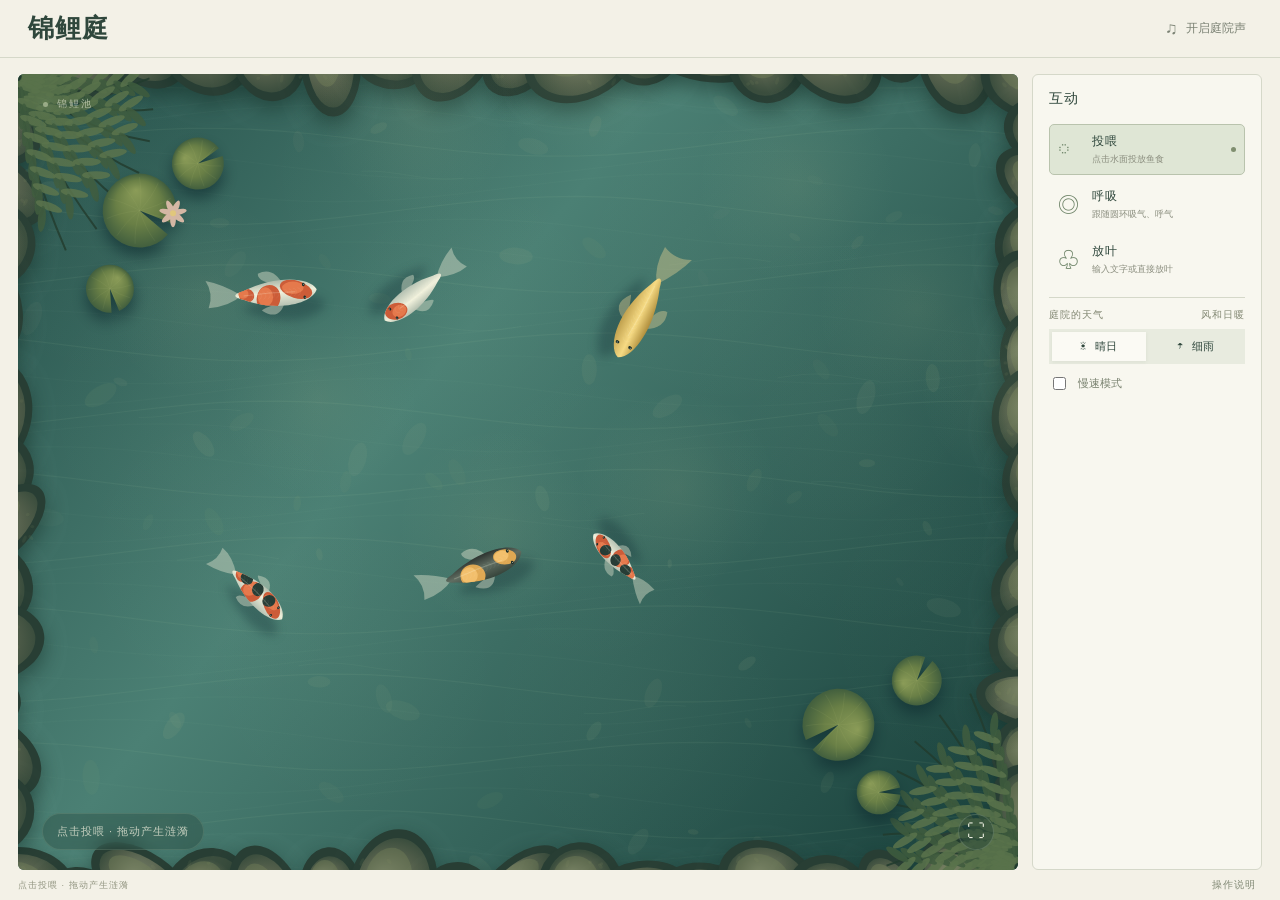
<file: assets/koi-garden.html>
<!doctype html>
<html lang="zh-CN">
<head><meta charset="utf-8"><meta name="viewport" content="width=device-width,initial-scale=1"><meta name="theme-color" content="#eae9dd"><title>游心 · 锦鲤庭</title><link rel="icon" href="data:image/svg+xml,%3Csvg xmlns='http://www.w3.org/2000/svg' viewBox='0 0 64 64'%3E%3Crect width='64' height='64' rx='18' fill='%232e5146'/%3E%3Ctext x='13' y='46' font-size='44' fill='%23f1ede1'%3E游%3C/text%3E%3C/svg%3E">
<style>
@import url('https://fonts.googleapis.com/css2?family=Noto+Serif+SC:wght@400;500;600&display=swap');
:root{--ink:#2f473c;--muted:#7c8274;--paper:#f3f1e7;--red:#ab5b40;--line:#d5d8c9}*{box-sizing:border-box}body{margin:0;background:#eaece2;color:var(--ink);font-family:Arial,'Microsoft YaHei',sans-serif}button,input,textarea{font:inherit}button{cursor:pointer;color:inherit}button:focus-visible,input:focus-visible,textarea:focus-visible{outline:2px solid #ae714d;outline-offset:5px}button{border:0}header{height:100px;display:flex;align-items:center;justify-content:space-between;padding:0 5%;gap:24px;border-bottom:1px solid var(--line)}.brand{display:flex;gap:15px;align-items:center}.seal{font-family:serif;border:1px solid #a86148;color:#a86148;padding:6px 7px;font-size:22px;line-height:1;writing-mode:vertical-rl}.brand strong{font-family:'Noto Serif SC',serif;font-size:23px;font-weight:500;letter-spacing:5px}.micro{font-size:9px;letter-spacing:3px;color:var(--muted);margin-top:8px}.header-right{display:flex;align-items:center;gap:28px;font-size:11px;color:#7b8274}.header-right i{display:inline-block;width:6px;height:6px;background:#7f926e;border-radius:100%;margin-right:7px}.text-button{background:none;display:flex;align-items:center;gap:8px;font-size:12px}.sound-icon{font-size:17px}main{max-width:1800px;margin:auto;padding:36px 5% 0}.intro{display:flex;justify-content:space-between;align-items:end;margin-bottom:25px}.eyebrow{font-size:10px;letter-spacing:3px;color:#8b8d7b;margin-bottom:13px}.intro h1{font-family:'Noto Serif SC',serif;font-size:clamp(25px,3.1vw,42px);letter-spacing:4px;font-weight:400;margin:0 0 12px}.intro p{font-size:12px;color:var(--muted);letter-spacing:1px;margin:0;line-height:1.8}.season{font-family:'Noto Serif SC',serif;display:flex;gap:16px;align-items:center;font-size:12px;letter-spacing:2px;padding-bottom:7px}.season span{font-family:Arial;font-size:10px;color:#8a8d7b;letter-spacing:1px}.workspace{display:grid;grid-template-columns:minmax(0,1fr) 274px;gap:22px}.pond-wrap{position:relative;min-height:505px;height:calc(100vh - 336px);max-height:850px;overflow:hidden;background:#36675e;border-radius:3px}canvas{display:block;width:100%;height:100%;touch-action:none;cursor:crosshair}.pond-label{position:absolute;top:23px;left:25px;color:#f1f1de;font-size:10px;letter-spacing:2px;pointer-events:none;display:flex;align-items:center;gap:9px}.pond-label:before{content:'';width:5px;height:5px;border-radius:50%;background:#c8d4b1;box-shadow:0 0 12px #c6deb4}.vertical-note{position:absolute;top:80px;right:24px;writing-mode:vertical-rl;letter-spacing:6px;font-family:'Noto Serif SC',serif;font-size:13px;color:#dbe3cc99;pointer-events:none}.pond-bottom{position:absolute;bottom:20px;left:24px;right:24px;display:flex;justify-content:space-between;align-items:center;gap:12px;color:#e7e8d6c9;font-size:11px;pointer-events:none}.pond-bottom span{background:#233e364f;border:1px solid #c7d7b524;backdrop-filter:blur(8px);padding:10px 14px;border-radius:30px;letter-spacing:1px}.fullscreen{pointer-events:auto;background:#203c3566;color:#ebeddf;width:36px;height:36px;border:1px solid #d4e4ca30;border-radius:50%;font-size:18px}.side{display:flex;flex-direction:column;background:#f2f2e8;border:1px solid #d8dcce;padding:24px 23px 16px}.side .eyebrow{font-size:9px;margin-bottom:9px}.side h2{font-family:'Noto Serif SC',serif;font-size:21px;font-weight:400;letter-spacing:2px;margin:0 0 8px}.side-sub{font-size:11px;color:#8a8d7c;line-height:1.8;margin:0 0 20px}.modes{display:grid;gap:7px}.mode{display:flex;align-items:center;text-align:left;gap:13px;background:transparent;padding:13px 12px;border:1px solid transparent;border-radius:2px;transition:.2s}.mode.active{background:#e2e6d8;border-color:#c9d1be}.mode:hover{background:#e8eadf}.mode .symbol{font-family:serif;font-size:24px;width:28px;color:#6d8367}.mode b{font-weight:400;font-size:13px;display:block;margin-bottom:6px;letter-spacing:1px}.mode small{font-size:10px;color:#8b8e7f;display:block}.mode .dot{margin-left:auto;width:5px;height:5px;background:#7f8e6f;border-radius:50%;opacity:0}.mode.active .dot{opacity:1}.divider{height:1px;background:var(--line);margin:22px 0 18px}.row-label{font-size:10px;color:#818772;letter-spacing:1px;display:flex;justify-content:space-between;margin-bottom:11px}.weather{display:grid;grid-template-columns:1fr 1fr;background:#e8ebdf;padding:3px;gap:3px}.weather button{background:none;padding:9px 4px;font-size:11px}.weather button.active{background:#f8f7ef;box-shadow:0 1px 4px #263b2410}.quiet{display:flex;gap:9px;align-items:center;font-size:11px;color:#78816e;margin-top:15px;cursor:pointer}.quiet input{accent-color:#6e8063}.quote{margin-top:auto;padding-top:24px;font-family:'Noto Serif SC',serif;font-size:12px;color:#7d826e;line-height:2;letter-spacing:1px}.quote span{display:block;font-family:Arial;font-size:8px;letter-spacing:2px;margin-top:9px;color:#a1a38e}.footer{display:flex;align-items:center;justify-content:space-between;padding:20px 0 22px;gap:15px;color:#939682;font-size:10px;letter-spacing:1px}.footer .line{height:1px;width:40px;background:#b7bea5;display:inline-block;margin-right:12px;vertical-align:middle}.footer button{background:none;color:#818975;font-size:10px;letter-spacing:1px}.toast{position:absolute;top:65px;left:50%;transform:translate(-50%,-10px);color:#f3f1e5;background:#1c3c32b8;backdrop-filter:blur(12px);border:1px solid #d4dfb82e;padding:11px 22px;font-size:12px;border-radius:30px;opacity:0;transition:.5s;pointer-events:none;max-width:85%;text-align:center;line-height:1.8}.toast.show{opacity:1;transform:translate(-50%,0)}.breath{position:absolute;left:50%;top:48%;transform:translate(-50%,-50%);width:160px;height:160px;display:none;align-items:center;justify-content:center;pointer-events:none}.breath.on{display:flex}.breath-ring{position:absolute;inset:0;border:1px solid #eef3db66;border-radius:100%;background:#c7d9ae0c;box-shadow:0 0 60px #d9ecc515}.breath-copy{color:#edf1dc;text-align:center;font-family:'Noto Serif SC',serif;font-size:19px;letter-spacing:5px;z-index:1}.breath-copy small{display:block;font-family:Arial;font-size:10px;letter-spacing:2px;margin-top:13px;color:#d9dfc7}.leaf-form{display:none;margin-top:17px}.leaf-form.on{display:block}.leaf-form label{font-size:11px;color:#6f7c66;display:block;margin-bottom:10px}.leaf-form textarea{resize:vertical;min-height:72px;width:100%;padding:11px;background:#fbfaf2;border:1px solid #d2d8c7;color:#485a43;font-size:12px;line-height:1.8;border-radius:2px}.leaf-form button{margin-top:8px;width:100%;background:#586f51;color:#f4f3e4;padding:11px;font-size:11px;letter-spacing:2px}.privacy{font-size:9px;color:#969a88;line-height:1.7;margin:9px 0 0}.modal{position:fixed;inset:0;background:#213e3377;backdrop-filter:blur(6px);z-index:10;display:none;align-items:center;justify-content:center;padding:22px}.modal.on{display:flex}.modal-card{background:#f3f1e7;max-width:420px;width:100%;padding:35px;position:relative}.modal h2{font-family:'Noto Serif SC',serif;font-weight:400;letter-spacing:3px}.modal p{font-size:12px;line-height:2.1;color:#7c826e}.modal .close{position:absolute;right:12px;top:9px;background:transparent;font-size:24px;color:#7a826f}.legend{display:flex;justify-content:space-between;padding-top:16px;margin-top:20px;border-top:1px solid #d2d8c8;font-size:10px;color:#7c826e}.pond-wrap:fullscreen{max-height:none;height:100vh;border-radius:0}.pond-wrap:fullscreen canvas{height:100vh}@media(min-width:1600px){.workspace{grid-template-columns:minmax(0,1fr) 300px}.side{padding:30px}.pond-wrap{min-height:620px}}@media(max-width:800px){header{height:78px;padding:0 5%}.header-right>span{display:none}.brand strong{font-size:20px}.header-right{gap:8px}main{padding-top:26px}.season{display:none}.intro{margin-bottom:20px}.intro h1{font-size:29px}.intro p{font-size:11px}.workspace{grid-template-columns:1fr;gap:15px}.pond-wrap{height:54vh;min-height:380px}.side{padding:21px}.modes{grid-template-columns:repeat(3,1fr);gap:4px}.mode{padding:12px 6px;display:block;text-align:center}.mode .symbol{display:block;margin:0 auto 10px}.mode .dot{display:none}.mode b{font-size:11px}.mode small{font-size:9px}.side-sub{margin-bottom:12px}.side .divider{margin:16px 0}.quote{display:none}.weather{max-width:230px}.quiet{margin-top:12px}.footer{font-size:9px}.footer>span:last-child{display:none}.pond-bottom{left:16px;right:16px}.pond-bottom span{font-size:10px}.leaf-form textarea{min-height:60px}}@media(prefers-reduced-motion:reduce){*{scroll-behavior:auto;transition:none!important}}
</style><style id="embedded-layout">
/* Embedded garden: spend viewport space on water, not introductory chrome. */
html,body{height:100%;overflow:hidden}
body{display:flex;flex-direction:column;background:#f3f1e7}
header{height:46px;min-height:46px;padding:0 24px;gap:15px}
.brand{gap:10px}.seal{font-size:16px;padding:4px}.brand strong{font-size:18px;letter-spacing:3px}.micro{font-size:8px;margin-top:4px;letter-spacing:2px}
.header-right{gap:15px}
main{flex:1;min-height:0;max-width:none;width:100%;margin:0;padding:10px 18px 0;display:flex;flex-direction:column}
.intro{flex:none;margin-bottom:12px;align-items:center;gap:15px}
.intro .eyebrow{font-size:8px;margin-bottom:6px;letter-spacing:2px}
.intro h1{font-size:24px;letter-spacing:2px;margin:0 0 5px}
.intro p{font-size:11px;letter-spacing:0}
.season{font-size:10px;padding:0;gap:9px}
.workspace{flex:1;min-height:0;grid-template-columns:minmax(0,1fr) 230px;gap:14px}
.pond-wrap{height:100%;min-height:0;max-height:none;border-radius:6px}
.side{min-height:0;padding:15px 16px;background:#f8f7ef;border-color:#d5d8c9}
.side .eyebrow{font-size:8px;margin-bottom:5px}
.side h2{font-size:18px;margin-bottom:5px}
.side-sub{font-size:10px;line-height:1.5;margin-bottom:10px}
.modes{gap:4px}.mode{padding:8px;gap:10px}.mode b{font-size:12px;margin-bottom:3px}.mode small{font-size:9px}.mode .symbol{font-size:21px;width:24px}
.divider{margin:12px 0 10px}.row-label{margin-bottom:7px}.weather button{padding:7px 4px}.quiet{margin-top:10px}
.quote{padding-top:12px;font-size:10px;line-height:1.7}.quote span{margin-top:4px}
.footer{flex:none;padding:10px 0;font-size:9px}
.leaf-form{margin-top:10px}.leaf-form label{margin-bottom:6px}.leaf-form textarea{height:56px;min-height:40px;max-height:80px;padding:7px;font-size:11px}.leaf-form button{margin-top:5px;padding:8px}.privacy{margin:5px 0 0;font-size:8px}
.side:has(.leaf-form.on) .quote{display:none}
@media(max-height:680px){
  header{height:47px;min-height:47px}.intro h1{font-size:21px}.intro .eyebrow,.intro p,.season{display:none}.intro{margin-bottom:9px}
  main{padding-top:10px}.side{padding:11px 13px}.side>.eyebrow,.side-sub,.quote{display:none}
  .side h2{font-size:16px;margin-bottom:8px}.mode{padding:6px}.mode small{font-size:9px}.divider{margin:9px 0 7px}.quiet{margin-top:8px}
  .footer{padding:7px 0}.leaf-form textarea{height:42px}.privacy{line-height:1.3}
}
@media(max-width:800px) and (min-width:601px){
  .workspace{grid-template-columns:minmax(0,1fr) 210px}
  .modes{grid-template-columns:1fr}.mode{display:flex;text-align:left}.mode .symbol{display:inline;margin:0}.mode .dot{display:block}
  .mode b{font-size:11px}.mode small{font-size:9px}
}
/* Small phones retain one scrolling surface inside the fixed garden viewport. */
@media(max-width:600px), (max-height:480px){
  body{display:block;overflow-y:auto}header{padding:0 16px}
  main{display:block;padding:12px 14px 0}.workspace{display:grid;grid-template-columns:1fr}
  .pond-wrap{height:42vh;min-height:220px}.side{padding:14px}
  .modes{grid-template-columns:repeat(3,1fr)}.mode{display:block;text-align:center;padding:8px 3px}.mode .symbol{display:block;margin:0 auto 6px}.mode .dot{display:none}
  .intro h1{font-size:21px}.season,.header-right>span{display:none}.quote{display:none}
}
.pond-wrap:fullscreen{height:100vh;min-height:0;max-height:none}

/* Small, single-line introduction; water owns the remaining space. */
@media(min-width:601px) and (min-height:481px){
 .intro{margin-bottom:10px;min-height:28px}
 .intro>div:first-child{display:flex;align-items:baseline;gap:16px;flex-wrap:wrap}
 .intro .eyebrow{display:none}
 .intro h1{font-size:19px;letter-spacing:1px;margin:0}
 .intro p{font-size:10px;margin:0;line-height:1.5}
 .season{display:none}
 .micro{display:none}.brand strong{font-size:17px}
 .footer{padding:7px 0}
 .side:has(.leaf-form.on) .side-sub{display:none}
}
@media(max-height:600px){.side:has(.leaf-form.on) .mode small{display:none}.side:has(.leaf-form.on) .mode{padding:5px}.side:has(.leaf-form.on) .privacy{font-size:8px}.side:has(.leaf-form.on) .leaf-form{margin-top:6px}}

/* Match the task board panel, card and selected-state colors exactly. */
:root{--ink:#2f473c;--muted:#616e60;--paper:#f3f1e7;--line:#d5d8c9}
header,main,.footer{background:#f3f1e7}
.mode.active{background:#dfe6d5;border-color:#b9c3ad}
.mode:hover{background:#e8eddf}
.weather{background:#e8ebdf}.weather button.active{background:#fbfaf4}
.leaf-form textarea{background:#fbfaf4;border-color:#b9c3ad;color:#2f473c}
.leaf-form button{background:#586f51;color:#f6f4e9}

/* A single spacious brand row replaces the compressed introduction. */
header{height:72px;min-height:72px;padding:0 28px;gap:24px}
.brand{gap:14px}.seal{font-size:20px;padding:5px 6px}
.brand strong{font-size:21px;letter-spacing:4px}
.micro{display:block;font-size:8px;letter-spacing:2px;margin-top:6px}
main{padding:16px 18px 0}
@media(max-height:600px){header{height:58px;min-height:58px}.seal{font-size:17px}.brand strong{font-size:19px}.micro{font-size:7px;margin-top:4px}main{padding-top:12px}}
@media(max-width:600px){header{height:64px;min-height:64px;padding:0 16px;gap:14px}.brand{gap:10px}.brand strong{font-size:18px;letter-spacing:2px}.seal{font-size:17px}.micro{font-size:6px;letter-spacing:1px}.header-right{gap:6px}.text-button{font-size:10px}main{padding:12px 14px 0}}

</style><style>header{height:58px!important;min-height:58px!important}.side h2{font:500 14px Arial,sans-serif;letter-spacing:1px;margin:0 0 16px}.pond-label{opacity:.6}.footer{justify-content:space-between}.seal{font-size:18px}.side{border-radius:6px}.pond-wrap{border-radius:6px}.mode{border-radius:5px}.privacy{line-height:1.8}</style><style>
header .brand .seal{display:none}
header .brand strong{font-family:'Segoe UI','Microsoft YaHei','PingFang SC',sans-serif!important;font-size:26px!important;font-weight:600!important;line-height:1.35!important;letter-spacing:1px!important;color:var(--ink);text-shadow:none}
@media(max-width:760px){header .brand strong{font-size:22px!important}}
</style>
<style id="warm-minimal-light">
html[data-theme="light"] .side .mode.active{background:#363c38;border-color:#363c38;color:#ffffff}
html[data-theme="light"] .side .mode.active:hover{background:#252a28;border-color:#252a28}
html[data-theme="light"] .side .mode.active :is(.symbol,small){color:#e0e3dc}
html[data-theme="light"] .side .mode.active .dot{background:#ffffff}
html[data-theme="light"] .side .weather button.active{background:#363c38;color:#ffffff}

html[data-theme="light"]{color-scheme:light;--ink:#252a28;--muted:#737a76;--paper:#f5f4f0;--line:#dcddd7;--red:#737a76}
html[data-theme="light"] :is(body,header,main,.footer){background:#f5f4f0;color:#252a28}
html[data-theme="light"] :is(.side,.modal-card){background:#ffffff;border-color:#dcddd7}
html[data-theme="light"] .mode.active{background:#eae8e2;border-color:#c6c9c2}
html[data-theme="light"] .mode:hover{background:#f0efeb}
html[data-theme="light"] .mode .symbol{color:#737a76}
html[data-theme="light"] .mode .dot{background:#363c38}
html[data-theme="light"] :is(.mode small,.row-label,.quiet,.privacy,.footer button,.text-button,.modal p,.legend,.leaf-form label){color:#737a76}
html[data-theme="light"] .weather{background:#f0efeb}
html[data-theme="light"] .weather button.active{background:#ffffff;color:#252a28}
html[data-theme="light"] .quiet input{accent-color:#363c38}
html[data-theme="light"] .leaf-form textarea{background:#faf9f6;color:#252a28;border-color:#dcddd7}
html[data-theme="light"] .leaf-form button{background:#363c38;color:#ffffff}
html[data-theme="light"] .modal{background:#252a2866}
html[data-theme="light"] .modal .close{color:#737a76}
html[data-theme="light"] :is(button,textarea):focus-visible{outline-color:#363c38}
</style>
</head>
<body><header><div class="brand"><div class="seal" aria-hidden="true">游心</div><div><strong>锦鲤庭</strong></div></div><div class="header-right"><button class="text-button" id="sound" aria-pressed="false"><span class="sound-icon" aria-hidden="true">♫</span><span id="soundText">开启庭院声</span></button></div></header>
<main>
<div class="workspace"><section class="pond-wrap" id="pondWrap" aria-label="互动锦鲤池"><canvas id="pond" tabindex="0" aria-label="锦鲤池。点击投喂；键盘方向键移动投喂点，空格或回车投喂。">你的浏览器需要支持 Canvas 才能显示锦鲤池。</canvas><div class="pond-label">锦鲤池</div><div class="toast" id="toast" role="status" aria-live="polite"></div><div class="breath" id="breath"><div class="breath-ring" id="breathRing"></div><div class="breath-copy"><span id="breathText">慢慢吸气</span><small id="breathSub">按自己的节奏呼吸</small></div></div><div class="pond-bottom"><span id="hint">点击投喂 · 拖动产生涟漪</span><button class="fullscreen" id="full" aria-label="全屏观池" title="全屏观池">⛶</button></div></section>
<aside class="side"><h2>互动</h2><div class="modes"><button class="mode active" data-mode="feed" aria-pressed="true"><span class="symbol" aria-hidden="true">◌</span><span><b>投喂</b><small>点击水面投放鱼食</small></span><span class="dot"></span></button><button class="mode" data-mode="breathe" aria-pressed="false"><span class="symbol" aria-hidden="true">◎</span><span><b>呼吸</b><small>跟随圆环吸气、呼气</small></span><span class="dot"></span></button><button class="mode" data-mode="release" aria-pressed="false"><span class="symbol" aria-hidden="true">♧</span><span><b>放叶</b><small>输入文字或直接放叶</small></span><span class="dot"></span></button></div><form class="leaf-form" id="leafForm"><label for="worry">叶片文字（可选）</label><textarea id="worry" maxlength="100" placeholder="输入文字，最多 100 字"></textarea><button type="submit">放出叶片</button><p class="privacy">文字只停留在此页，不会上传或保存。<br>也可以什么都不写，只放走一片叶。</p></form><div class="divider"></div><div class="row-label"><span>庭院的天气</span><span id="weatherCaption">风和日暖</span></div><div class="weather" aria-label="天气"><button class="active" data-weather="sun" aria-pressed="true">☀ &nbsp; 晴日</button><button data-weather="rain" aria-pressed="false">☂ &nbsp; 细雨</button></div><label class="quiet"><input type="checkbox" id="slow">慢速模式</label></aside></div>
<footer class="footer"><span>点击投喂 · 拖动产生涟漪</span><button id="about">操作说明</button></footer></main>
<div class="modal" id="modal" role="dialog" aria-modal="true" aria-labelledby="modalTitle"><div class="modal-card"><button class="close" id="closeModal" aria-label="关闭">×</button><h2 id="modalTitle">操作说明</h2><p>点击水面投喂，拖动生成涟漪。可以切换天气、慢速模式与全屏。</p><p>呼吸时，跟随圆环自然吸气、缓缓呼气。不用屏息，不必跟上每一拍；随时可以切换回观鱼。</p><p>放叶模式支持输入文字，文字不会上传或保存。亮暗外观跟随看板主题。</p><div class="legend"><span>红白 · 丹顶 · 黄金 · 昭和</span><span>六条锦鲤</span></div></div></div>
<!-- Embedded for sandboxed file:// loading; keep the iframe isolation intact. -->
<style>
/* The night palette is independent of the warm daylight garden. */
html[data-theme="dark"]{color-scheme:dark;--ink:#dbe7f1;--muted:#98acc0;--paper:#101b2b;--red:#93dfe6;--line:#304458}
html[data-theme="dark"] body,html[data-theme="dark"] header,html[data-theme="dark"] main,html[data-theme="dark"] .footer{background:#101b2b;color:var(--ink)}
html[data-theme="dark"] .side,html[data-theme="dark"] .modal-card{background:#172537;border-color:#304458}
html[data-theme="dark"] .seal{color:#93e0e7;border-color:#568e9e;box-shadow:0 0 16px #60cbd011}
html[data-theme="dark"] .mode.active{background:#254052;border-color:#477487}
html[data-theme="dark"] .mode:hover{background:#213548}
html[data-theme="dark"] .mode .symbol{color:#90cfdc}
html[data-theme="dark"] .mode .dot,html[data-theme="dark"] .header-right i{background:#91dce3}
html[data-theme="dark"] .weather{background:#101c2e}
html[data-theme="dark"] .weather button.active{background:#2b4057;color:#b9ebed}
html[data-theme="dark"] :is(.side-sub,.mode small,.row-label,.quiet,.quote,.privacy,.eyebrow,.header-right,.footer,.footer button,.modal p,.legend,.leaf-form label){color:#9daec2}
html[data-theme="dark"] .quote span{color:#798da7}
html[data-theme="dark"] .leaf-form textarea{background:#101c2e;color:#e0e9f3;border-color:#405b74}
html[data-theme="dark"] .leaf-form button{background:#8dcfd9;color:#102330}
html[data-theme="dark"] .pond-wrap{background:#0b1c2c}
html[data-theme="dark"] .pond-label{color:#c3e4ef}
html[data-theme="dark"] .pond-label:before{background:#85dfe9;box-shadow:0 0 10px #85dfe955}
html[data-theme="dark"] .vertical-note{color:#8eafc180}
html[data-theme="dark"] .pond-bottom span,html[data-theme="dark"] .fullscreen,html[data-theme="dark"] .toast{background:#0c1a2dcc;border-color:#5b9aa64a;color:#c1e5ef}
html[data-theme="dark"] .breath-ring{border-color:#91dfe977;background:#7b9cdb0c;box-shadow:0 0 55px #86c8ee19}
html[data-theme="dark"] .breath-copy,html[data-theme="dark"] .breath-copy small{color:#c7e9f1}
html[data-theme="dark"] .modal{background:#030b18aa}
html[data-theme="dark"] button:focus-visible,html[data-theme="dark"] textarea:focus-visible{outline-color:#8cdae6}

</style>
<script>
/* Night garden renderer. Stateless drawing; simulation remains in the original pond. */
(function(root){
'use strict';const TAU=Math.PI*2,colors=['#75e5ef','#dba1ef','#f3ce86','#94aaff','#6ce2c0','#f4a9cb'];
function ellipse(c,x,y,rx,ry,a,fill){c.beginPath();c.ellipse(x,y,rx,ry,a,0,TAU);c.fillStyle=fill;c.fill();}
function body(c,l,s){c.beginPath();c.moveTo(l*.48,0);c.bezierCurveTo(l*.42,-l*.14,l*.07,-l*.19,-l*.27,-l*.045+s*.6);c.quadraticCurveTo(-l*.44,s,-l*.27,l*.045+s*.6);c.bezierCurveTo(l*.07,l*.19,l*.42,l*.14,l*.48,0);}
function bed(c,w,h){
 c.clearRect(0,0,w,h);const g=c.createLinearGradient(0,0,w,h);g.addColorStop(0,'#091927');g.addColorStop(.48,'#09212d');g.addColorStop(1,'#101224');c.fillStyle=g;c.fillRect(0,0,w,h);
 for(const [x,y,r,color] of [[.12,.1,.5,'#356774'],[.92,.8,.48,'#45365e']]){const glow=c.createRadialGradient(x*w,y*h,0,x*w,y*h,w*r);glow.addColorStop(0,color+'45');glow.addColorStop(1,color+'00');c.fillStyle=glow;c.fillRect(0,0,w,h);}
 // Submerged slate rim: irregular facets with a restrained light seam.
 for(let side=0;side<4;side++){c.save();if(side===1){c.translate(w,0);c.rotate(Math.PI/2);}if(side===2){c.translate(w,h);c.rotate(Math.PI);}if(side===3){c.translate(0,h);c.rotate(-Math.PI/2);}const span=side%2?h:w;
 for(let x=-20,i=0;x<span;x+=69,i++){const depth=7+Math.sin(i*1.8+side)*3;c.beginPath();c.moveTo(x,0);c.lineTo(x+68,0);c.lineTo(x+63,depth);c.lineTo(x+9,depth+7);c.closePath();c.fillStyle=i%3?'#172530':'#1c2c38';c.fill();c.beginPath();c.moveTo(x+12,depth+7);c.lineTo(x+61,depth);c.strokeStyle=side%2?'#b28ad43b':'#6dd7e53b';c.lineWidth=1;c.stroke();}c.restore();}
 for(let i=0;i<70;i++)ellipse(c,((i*173)%997)/997*w,((i*271)%991)/991*h,1.2,.65,0,'#94c9d017');
}
function fish(c,f,w,h,t){
 const l=f.len*Math.min(w/900+.22,1.15),s=Math.sin(t*3+f.phase)*l*.045,col=colors[f.type%colors.length];c.save();c.translate(f.x*w,f.y*h);c.rotate(f.a);
 c.save();c.translate(3,7);body(c,l,s);c.fillStyle='#00081728';c.shadowColor='#000915';c.shadowBlur=19;c.fill();c.restore();
 // The hull lights illuminate the water; broken wakes follow the articulated tail.
 const halo=c.createRadialGradient(0,0,0,0,0,l*.8);halo.addColorStop(0,col+'30');halo.addColorStop(1,col+'00');c.fillStyle=halo;c.fillRect(-l,-l,l*2,l*2);
 c.save();c.globalCompositeOperation='screen';
 for(let k=0;k<9;k++){const q=(t*.65+k/9)%1;c.globalAlpha=(1-q)*.28;c.beginPath();c.ellipse(-l*(.5+q*.95),s*.8,l*.035+q*l*.06,l*(.07+q*.16),0,-1.3,1.3);c.strokeStyle=col;c.lineWidth=1.2;c.stroke();}c.restore();
 // Translucent articulated fan tail.
 c.beginPath();c.moveTo(-l*.28,s*.6);c.lineTo(-l*.61,-l*.17+s*1.8);c.lineTo(-l*.52,s*1.6);c.lineTo(-l*.62,l*.17+s*1.8);c.closePath();c.fillStyle=col+'25';c.fill();c.strokeStyle=col+'9c';c.lineWidth=.8;c.stroke();
 for(const a of [-.12,-.06,.06,.12]){c.beginPath();c.moveTo(-l*.3,s*.6);c.lineTo(-l*.56,l*a+s*1.7);c.strokeStyle=col+'50';c.stroke();}
 for(const sign of [-1,1]){c.beginPath();c.moveTo(l*.16,sign*l*.075);c.lineTo(-l*.015,sign*l*.255+s*.6);c.lineTo(-l*.13,sign*l*.17+s*.4);c.closePath();c.fillStyle=col+'28';c.fill();c.strokeStyle=col+'80';c.stroke();}
 body(c,l,s);const metal=c.createLinearGradient(0,-l*.17,0,l*.18);metal.addColorStop(0,'#172835');metal.addColorStop(.35,f.type%2?'#8797b3':'#b6cbd1');metal.addColorStop(.49,'#4b6679');metal.addColorStop(.7,'#263b50');metal.addColorStop(1,'#101b2c');c.fillStyle=metal;c.fill();c.strokeStyle=col+'70';c.lineWidth=.8;c.stroke();
 c.save();body(c,l,s);c.clip();
 // Offset armour plates and short conductive traces follow the body.
 for(let i=0;i<6;i++){const x=(-.25+i*.105)*l;c.beginPath();c.moveTo(x,-l*.17);c.lineTo(x+l*.045,0);c.lineTo(x-l*.015,l*.17);c.strokeStyle='#06132188';c.lineWidth=2;c.stroke();c.beginPath();c.moveTo(x+l*.016,-l*.13);c.lineTo(x+l*.053,-l*.025);c.strokeStyle=col;c.globalAlpha=.45+.55*Math.pow(Math.max(0,Math.sin(t*2.8-i*.8+f.phase)),3);c.shadowColor=col;c.shadowBlur=8;c.lineWidth=1.2;c.stroke();c.shadowBlur=0;c.globalAlpha=1;}
 c.beginPath();c.moveTo(-l*.24,s*.3);c.lineTo(-l*.12,-l*.02);c.lineTo(l*.04,-l*.02);c.lineTo(l*.10,l*.035);c.lineTo(l*.27,l*.035);c.strokeStyle=col;c.lineWidth=1.2;c.shadowColor=col;c.shadowBlur=13;c.stroke();c.shadowBlur=0;
 for(let i=0;i<3;i++)ellipse(c,(-.13+i*.13)*l,-l*.035,1.3,1.3,0,col);
 c.restore();
 // Head shell, dark eye surround, luminous pupils.
 c.beginPath();c.moveTo(l*.24,-l*.08);c.quadraticCurveTo(l*.31,0,l*.24,l*.08);c.strokeStyle='#dcebf275';c.lineWidth=.8;c.stroke();
 for(const sign of [-1,1]){ellipse(c,l*.35,sign*l*.064,l*.026,l*.026,0,'#09111d');c.shadowColor=col;c.shadowBlur=6;ellipse(c,l*.354,sign*l*.064,l*.012,l*.012,0,col);c.shadowBlur=0;}
 c.restore();
}
function pad(c,p,w,h,t){const r=p.r*Math.min(w/750,1),x=p.x*w+Math.sin(t*.25+p.a)*2,y=p.y*h+Math.cos(t*.2+p.a)*2;c.save();c.translate(x,y);c.rotate(p.a+Math.sin(t*.15)*.025);c.shadowColor='#020711aa';c.shadowBlur=12;c.shadowOffsetY=7;c.beginPath();c.moveTo(0,0);c.arc(0,0,r,.1,TAU-.23);c.closePath();const g=c.createRadialGradient(-r*.3,-r*.3,0,0,0,r);g.addColorStop(0,'#365663');g.addColorStop(1,'#132a37');c.fillStyle=g;c.fill();c.shadowBlur=0;c.shadowOffsetY=0;c.strokeStyle='#79ced344';c.lineWidth=.9;c.stroke();for(let a=.5;a<6;a+=.7){c.beginPath();c.moveTo(Math.cos(a)*r*.2,Math.sin(a)*r*.2);c.lineTo(Math.cos(a)*r*.8,Math.sin(a)*r*.8);c.strokeStyle='#8bddcf30';c.stroke();}c.save();c.rotate(t*.18);c.strokeStyle='#69e7f1';c.shadowColor='#44ddef';c.shadowBlur=9;c.lineWidth=1.4;for(let i=0;i<3;i++){c.beginPath();c.arc(0,0,r*.88,i*TAU/3,i*TAU/3+.65);c.stroke();}c.restore();ellipse(c,0,0,3,3,0,'#b6f5ff');c.restore();}
function surface(c,w,h,t,dark){
 c.save();c.globalCompositeOperation=dark?'screen':'source-over';
 if(dark){
 // Peripheral neon fixtures and their fragmented water reflections.
 const sources=[{x:.12,y:.02,rgb:'63,232,255',col:'#54eaff'},{x:.87,y:.04,rgb:'222,86,241',col:'#e67bff'},{x:.73,y:.98,rgb:'92,123,255',col:'#849aff'}];
 for(let j=0;j<sources.length;j++){const a=sources[j],x=a.x*w,y=a.y*h;
 const glow=c.createRadialGradient(x,y,0,x,y,w*.38);glow.addColorStop(0,`rgba(${a.rgb},.20)`);glow.addColorStop(.4,`rgba(${a.rgb},.065)`);glow.addColorStop(1,`rgba(${a.rgb},0)`);c.fillStyle=glow;c.fillRect(0,0,w,h);
 c.shadowColor=a.col;c.shadowBlur=16;c.strokeStyle=a.col;c.lineWidth=2;c.beginPath();c.moveTo(x-w*.075,y);c.lineTo(x+w*.075,y);c.stroke();c.shadowBlur=0;
 const dir=j===2?-1:1;
 for(let k=0;k<72;k++){const q=k/72,yy=y+dir*(14+q*h*.64+Math.sin(k*2.9)*2),shift=Math.sin(q*29-t*1.3+j)*9+Math.sin(q*67+t*.7)*5,ww=(11+q*57)*( .55+.45*Math.sin(k*2.39+j+t*.17));c.globalAlpha=(1-q)*( .12+.11*Math.sin(k*1.7+t*1.4)**2);c.strokeStyle=a.col;c.lineWidth=1+Math.sin(k*2)**2;c.beginPath();c.moveTo(x+shift-ww,yy);c.quadraticCurveTo(x+shift,yy+2,x+shift+ww,yy);c.stroke();}c.globalAlpha=1;
 }
 // Routed power pulses travel around the pool, separated from the swimming space.
 for(let side=0;side<4;side++){c.save();if(side===1){c.translate(w,0);c.rotate(Math.PI/2);}if(side===2){c.translate(w,h);c.rotate(Math.PI);}if(side===3){c.translate(0,h);c.rotate(-Math.PI/2);}const span=side%2?h:w,col=side%2?'#dc79ff':'#65edff';c.strokeStyle=col+'30';c.lineWidth=1;c.beginPath();c.moveTo(25,19);c.lineTo(span-25,19);c.stroke();
 const x=25+((t*.055+side*.23)%1)*(span-90);const beam=c.createLinearGradient(x-55,0,x,0);beam.addColorStop(0,col+'00');beam.addColorStop(1,col);c.strokeStyle=beam;c.shadowColor=col;c.shadowBlur=10;c.lineWidth=2;c.beginPath();c.moveTo(Math.max(25,x-55),19);c.lineTo(x,19);c.stroke();c.restore();}
 // Submerged circuitry, faint enough to leave the fish as the focal point.
 c.strokeStyle='#63d7ed0b';c.lineWidth=1;for(let i=0;i<8;i++){let x=w*(.08+i*.13);c.beginPath();c.moveTo(x,h*.1);c.lineTo(x,h*.22);c.lineTo(x+35,h*.22+35);c.lineTo(x+35,h*.8);c.stroke();}
 }
 // Broad moving caustics.
 for(let i=0;i<12;i++){const x=w*(.08+i*.079)+Math.sin(t*.12+i*2.3)*w*.025,y=h*(.18+(i%4)*.19)+Math.sin(t*.17+i)*h*.06;
 const glow=c.createRadialGradient(x,y,0,x,y,w*.16);const color=dark?(i%3?'94,190,201':'152,121,193'):'227,238,190';glow.addColorStop(0,`rgba(${color},${dark?.025:.018})`);glow.addColorStop(1,`rgba(${color},0)`);c.fillStyle=glow;c.fillRect(x-w*.16,y-w*.16,w*.32,w*.32);
 c.beginPath();for(let k=0;k<18;k++){const px=x+(k-9)*6,py=y+Math.sin(k*.24+t*.35+i)*4;if(k)c.lineTo(px,py);else c.moveTo(px,py);}c.strokeStyle=`rgba(${color},${dark?.055:.05})`;c.lineWidth=.7;c.stroke();}
 c.restore();
}

root.KoiNight={bed,fish,pad,surface};
})(typeof globalThis!=='undefined'?globalThis:this);

</script>
<script>(()=>{'use strict';
const canvas=document.getElementById('pond'),ctx=canvas.getContext('2d'),$=id=>document.getElementById(id),TAU=Math.PI*2;
let night=false,pendingTheme;
let W=1000,H=650,dpr=1,t=0,last=0,mode='feed',weather='sun',slow=matchMedia('(prefers-reduced-motion: reduce)').matches,paused=parent!==window,foods=[],ripples=[],leaves=[],toastTimer,breathStart=0,ac=null,audioOn=false,noiseGain=null,master=null,waterFilter=null,nextChime=0,lastDrag=0;
$('slow').checked=slow;
const rand=(a,b)=>a+Math.random()*(b-a),clamp=(v,a,b)=>Math.min(b,Math.max(a,v));
const fish=Array.from({length:6},(_,i)=>({x:.23+(i%3)*.2,y:.27+Math.floor(i/3)*.35,a:rand(-3,3),speed:rand(.018,.025),len:[85,76,93,72,84,64][i],phase:rand(0,6),type:i,turn:0,target:{x:rand(.2,.8),y:rand(.2,.8)}}));
const rocks=Array.from({length:80},(_,i)=>({x:rand(0,1),y:rand(0,1),r:rand(2,9),a:rand(0,6),tone:rand(0,1)}));
const pads=[{x:.12,y:.17,r:37,a:.6},{x:.18,y:.11,r:26,a:-.4},{x:.09,y:.27,r:24,a:1.4},{x:.82,y:.82,r:36,a:2.6},{x:.9,y:.76,r:25,a:-1},{x:.86,y:.9,r:22,a:0}];
const bg=document.createElement('canvas');let bgc=bg.getContext('2d');
function resize(){
 if(paused)return;
 const r=canvas.getBoundingClientRect();
 if(!r.width||!r.height)return;
 W=r.width;H=r.height;dpr=Math.min(devicePixelRatio||1,2);
 canvas.width=Math.round(W*dpr);canvas.height=Math.round(H*dpr);ctx.setTransform(dpr,0,0,dpr,0,0);
 bg.width=canvas.width;bg.height=canvas.height;bgc.setTransform(dpr,0,0,dpr,0,0);
 paintBed();ctx.drawImage(bg,0,0,W,H);
 if(pendingTheme){parent.postMessage(pendingTheme,'*');pendingTheme=null;}
}
function ellipse(c,x,y,rx,ry,a,fill){c.beginPath();c.ellipse(x,y,rx,ry,a,0,TAU);c.fillStyle=fill;c.fill();}
function paintBed(){if(night){KoiNight.bed(bgc,W,H);return;}const c=bgc;c.clearRect(0,0,W,H);const g=c.createLinearGradient(0,0,W,H);g.addColorStop(0,'#254f49');g.addColorStop(.4,'#4b8074');g.addColorStop(1,'#173e39');c.fillStyle=g;c.fillRect(0,0,W,H);for(let i=0;i<rocks.length;i++){const r=rocks[i];ellipse(c,r.x*W,r.y*H,r.r*2,r.r,r.a,`rgba(167,181,135,${.035+r.tone*.06})`);}
// Submerged ridges and gentle caustics.
for(let i=0;i<42;i++){c.beginPath();c.moveTo(-100,i*H/35);for(let x=-100;x<W+100;x+=30)c.lineTo(x,i*H/35+Math.sin(x*.009+i)*14);c.strokeStyle=i%3?'#b6d2a407':'#bfd4ac10';c.lineWidth=1.2;c.stroke();}
// Irregular moss-covered stones frame the pool.
for(let side=0;side<4;side++){const n=side%2?Math.ceil(H/57):Math.ceil(W/65);for(let j=0;j<n;j++){const k=j/n;let x,y;if(side===0){x=k*W;y=-20+Math.sin(j*1.7)*9;}if(side===1){x=W+20+Math.sin(j)*8;y=k*H;}if(side===2){x=k*W;y=H+22+Math.sin(j*2)*10;}if(side===3){x=-28+Math.sin(j)*8;y=k*H;}const rx=40+Math.sin(j*3+side)*10,ry=30+Math.cos(j*2)*8;c.save();c.shadowBlur=20;c.shadowColor='#122b2480';c.shadowOffsetY=8;ellipse(c,x,y,rx+9,ry+7,j*.3,'#283e34');c.restore();const grad=c.createRadialGradient(x-10,y-10,1,x,y,rx);grad.addColorStop(0,'#78816a');grad.addColorStop(.6,'#535f4b');grad.addColorStop(1,'#3a4d3d');ellipse(c,x,y,rx,ry,j*.3,grad);ellipse(c,x-5,y-6,rx*.68,ry*.64,j*.3,'#75835a66');for(let z=0;z<10;z++)ellipse(c,x+Math.sin(z*9+j)*rx*.7,y+Math.cos(z*5+j)*ry*.7,2+z%3,1.7,z,'#8d9b681b');}}
// Overhanging leaves, deliberately asymmetrical.
for(let corner=0;corner<2;corner++){c.save();c.translate(corner?W:0,corner?H:0);if(corner)c.rotate(Math.PI);for(let k=0;k<7;k++){c.save();c.rotate(-.12+k*.18);c.strokeStyle='#213c2ee0';c.lineWidth=2;c.beginPath();c.moveTo(0,0);c.quadraticCurveTo(65,40,130+k*7,20+k*7);c.stroke();for(let n=1;n<9;n++){const x=n*(14+k*.3),y=n*(3+k*.7);ellipse(c,x,y-7,14,4,-.6,'#59724bdd');ellipse(c,x+6,y+6,13,4,.7,'#3e5b3ddd');}c.restore();}c.restore();}
}
function ripple(x,y,strength=1){ripples.push({x,y,age:0,strength});if(ripples.length>80)ripples.shift();}
function notify(message){$('toast').textContent=message;$('toast').classList.add('show');clearTimeout(toastTimer);toastTimer=setTimeout(()=>$('toast').classList.remove('show'),3800);}
function drop(x,y){ripple(x,y);if(mode==='feed'){if(foods.length>50){notify('小鱼正慢慢享用，陪它们等一会儿。');return;}for(let i=0;i<5;i++)foods.push({x:clamp(x/W+rand(-.02,.02),.06,.94),y:clamp(y/H+rand(-.02,.02),.07,.93),life:18});if(audioOn)plop();}else if(mode==='release'){releaseLeaf(x/W,y/H);}else if(audioOn)plop();}
let keyPoint={x:.5,y:.5};canvas.addEventListener('pointerdown',e=>{const r=canvas.getBoundingClientRect();drop(e.clientX-r.left,e.clientY-r.top);});canvas.addEventListener('pointermove',e=>{if(e.buttons&&performance.now()-lastDrag>70){lastDrag=performance.now();const r=canvas.getBoundingClientRect();ripple(e.clientX-r.left,e.clientY-r.top,.6);}});canvas.addEventListener('keydown',e=>{const moves={ArrowLeft:[-.04,0],ArrowRight:[.04,0],ArrowUp:[0,-.04],ArrowDown:[0,.04]};if(moves[e.key]){e.preventDefault();keyPoint.x=clamp(keyPoint.x+moves[e.key][0],.1,.9);keyPoint.y=clamp(keyPoint.y+moves[e.key][1],.1,.9);ripple(keyPoint.x*W,keyPoint.y*H,.5);}if(e.key===' '||e.key==='Enter'){e.preventDefault();drop(keyPoint.x*W,keyPoint.y*H);}});
function pathFish(c,len,swim){c.beginPath();c.moveTo(len*.48,0);c.bezierCurveTo(len*.42,-len*.14,len*.07,-len*.19,-len*.27,-len*.045+swim*.6);c.quadraticCurveTo(-len*.44,swim,-len*.27,len*.045+swim*.6);c.bezierCurveTo(len*.07,len*.19,len*.42,len*.14,len*.48,0);}
function drawFish(f){if(night){KoiNight.fish(ctx,f,W,H,t);return;}const len=f.len*Math.min(W/900+.22,1.15),swim=Math.sin(t*3+f.phase)*len*.045;ctx.save();ctx.translate(f.x*W,f.y*H);ctx.rotate(f.a);ctx.save();ctx.translate(7,15);ctx.filter='blur(5px)';pathFish(ctx,len,swim);ctx.fillStyle='#102d3350';ctx.fill();ctx.restore();
// Transparent fins and split, flexing tail.
ctx.fillStyle=f.type===2?'#ead59465':'#e5e8d16b';ctx.beginPath();ctx.moveTo(-len*.29,swim*.7);ctx.quadraticCurveTo(-len*.48,-len*.13+swim,-len*.64,-len*.14+swim*2);ctx.quadraticCurveTo(-len*.57,swim*2,-len*.64,len*.14+swim*2);ctx.quadraticCurveTo(-len*.43,len*.11+swim,-len*.29,swim*.7);ctx.fill();for(const s of [-1,1]){ctx.beginPath();ctx.moveTo(len*.15,s*len*.07);ctx.quadraticCurveTo(len*.07,s*len*.29,-len*.1,s*len*.19+swim);ctx.quadraticCurveTo(-len*.12,s*len*.14,len*.15,s*len*.07);ctx.fill();}
pathFish(ctx,len,swim);const body=ctx.createLinearGradient(0,-len*.15,0,len*.15);const base=f.type===2?['#a88635','#f6da83','#b79745']:f.type===4?['#292f2c','#606d61','#303e35']:['#a8b6a7','#f0f0db','#adbbad'];body.addColorStop(0,base[0]);body.addColorStop(.45,base[1]);body.addColorStop(1,base[2]);ctx.fillStyle=body;ctx.fill();ctx.save();pathFish(ctx,len,swim);ctx.clip();
if(f.type!==2){const patches=f.type===1?[[.31,0,.13,.095]]:f.type===4?[[.3,-.02,.12,.08],[-.08,.03,.13,.12]]:[[.27,-.025,.17,.09],[-.02,.035,.12,.14],[-.24,-.02,.08,.07]];for(const [x,y,rx,ry]of patches){ellipse(ctx,x*len,y*len,rx*len,ry*len,.4,f.type===4?'#dfa853':'#cc5c38');ellipse(ctx,(x-.03)*len,(y-.02)*len,rx*len*.65,ry*len*.7,.1,f.type===4?'#f2bf6c':'#e5794c');}if(f.type===3||f.type===5)for(let i=0;i<3;i++)ellipse(ctx,(-.17+i*.19)*len,-.04*len,.08*len,.07*len,i,'#273d36');}
// Small scales catch the light along the spine.
for(let i=0;i<12;i++){ctx.beginPath();ctx.arc((-0.22+i*.045)*len,0,len*.04,-1.3,1.3);ctx.strokeStyle='#ffffff16';ctx.lineWidth=.6;ctx.stroke();}ctx.restore();ctx.beginPath();ctx.moveTo(-len*.27,swim*.5);ctx.quadraticCurveTo(0,-len*.025,len*.26,0);ctx.strokeStyle='#f7f8e337';ctx.lineWidth=1;ctx.stroke();for(const s of [-1,1]){ellipse(ctx,len*.35,s*len*.065,len*.014,len*.018,0,'#182c29');ellipse(ctx,len*.353,s*len*.067,len*.004,len*.005,0,'#e4e9d5');}ctx.restore();}
function drawPad(p){if(night){KoiNight.pad(ctx,p,W,H,t);return;}let x=p.x*W+Math.sin(t*.25+p.a)*2,y=p.y*H+Math.cos(t*.2+p.a)*2,r=p.r*Math.min(W/750,1);ctx.save();ctx.translate(x,y);ctx.rotate(p.a+Math.sin(t*.15)*.025);ctx.shadowColor='#102e31aa';ctx.shadowBlur=15;ctx.shadowOffsetY=9;ctx.beginPath();ctx.moveTo(0,0);ctx.arc(0,0,r,.1,TAU-.23);ctx.closePath();const g=ctx.createRadialGradient(-r*.4,-r*.4,0,0,0,r);g.addColorStop(0,'#8b9c58');g.addColorStop(.6,'#697f46');g.addColorStop(1,'#425f3e');ctx.fillStyle=g;ctx.fill();ctx.shadowBlur=0;ctx.shadowOffsetY=0;for(let a=.5;a<6;a+=.6){ctx.beginPath();ctx.moveTo(0,0);ctx.quadraticCurveTo(Math.cos(a+.15)*r*.5,Math.sin(a+.15)*r*.5,Math.cos(a)*r*.91,Math.sin(a)*r*.91);ctx.strokeStyle='#b2bc761f';ctx.lineWidth=.7;ctx.stroke();}ctx.restore();}
function releaseLeaf(x=.4,y=.5){const text=$('worry').value.trim();$('worry').value='';leaves.push({x,y,age:0,a:rand(-.8,.8),text});if(leaves.length>8)leaves.shift();ripple(x*W,y*H);notify(text?'这一刻，先把它放出叶片。':'已放出空白叶片');}
let frameId=null;
function syncFrames(){
 if(document.hidden||paused){
  if(frameId!==null)cancelAnimationFrame(frameId);
  frameId=null;
  last=0;
 }else if(frameId===null)frameId=requestAnimationFrame(frame);
}
function frame(now){
 frameId=null;
 syncFrames();
 if(frameId===null)return;
 // Thirty draws per second are sufficient for the slower pond movement.
 if(slow&&last&&now-last<1000/30-.5)return;
 const dt=last?Math.min((now-last)/1000,.05):.016;
 last=now;t+=dt*(slow?.4:1);ctx.clearRect(0,0,W,H);ctx.drawImage(bg,0,0,W,H);
// Dappled tree reflections drift slowly across the water.
ctx.save();ctx.globalAlpha=night?.018:weather==='rain'?.045:.07;for(let i=0;i<9;i++){const x=W*(.18+i*.1)+Math.sin(t*.16+i)*23,y=H*.28+Math.sin(i*2.7)*H*.3;const g=ctx.createRadialGradient(x,y,0,x,y,100);g.addColorStop(0,'#e8e6a5');g.addColorStop(1,'#c6dfb000');ctx.fillStyle=g;ctx.fillRect(x-100,y-100,200,200);}ctx.restore();
KoiNight.surface(ctx,W,H,t,night);
for(const f of fish){let target=f.target,min=Infinity;for(const food of foods){const dist=Math.hypot((food.x-f.x)*W,(food.y-f.y)*H);if(dist<min){min=dist;target=food;}}if(!foods.length&&Math.hypot(f.x-target.x,f.y-target.y)<.06)f.target={x:rand(.12,.88),y:rand(.14,.86)};let vx=(target.x-f.x)*W,vy=(target.y-f.y)*H;const norm=Math.hypot(vx,vy)||1;vx/=norm;vy/=norm;for(const other of fish){if(other===f)continue;const dx=(f.x-other.x)*W,dy=(f.y-other.y)*H,d=Math.hypot(dx,dy);if(d>1&&d<65){const force=(1-d/65)*1.3;vx+=dx/d*force;vy+=dy/d*force;}}let desired=Math.atan2(vy,vx),diff=Math.atan2(Math.sin(desired-f.a),Math.cos(desired-f.a));f.a+=clamp(diff,-dt*.8,dt*.8)*(slow?.6:1);const speed=f.speed*(foods.length?1.6:1)*(slow?.45:1);f.x+=Math.cos(f.a)*speed*dt;f.y+=Math.sin(f.a)*speed*dt*W/H;f.x=clamp(f.x,.04,.96);f.y=clamp(f.y,.06,.94);if(min<24&&foods.includes(target)){foods.splice(foods.indexOf(target),1);ripple(f.x*W,f.y*H,.35);}drawFish(f);}
for(let i=foods.length-1;i>=0;i--){const p=foods[i];p.life-=dt;p.x+=Math.sin(t+p.y)*dt*.0007;ellipse(ctx,p.x*W,p.y*H,2.1,1.6,t,night?'#8ce7ef':'#d4b274');if(p.life<0)foods.splice(i,1);}
for(const p of pads)drawPad(p);
// A single small blossom at the lily edge.
ctx.save();ctx.translate(W*.155,H*.175);for(let j=0;j<7;j++){ctx.rotate(TAU/7);ellipse(ctx,0,5,3,9,0,night?'#b59cdb':'#d4b7a4');}ellipse(ctx,0,0,3,3,0,night?'#a5edf0':'#e1c77c');ctx.restore();
if(weather==='rain'&&Math.random()<dt*17)ripple(rand(30,W-30),rand(30,H-30),.35);
for(let i=ripples.length-1;i>=0;i--){const r=ripples[i];r.age+=dt*(slow?.7:1);const alpha=Math.max(0,1-r.age/3)*r.strength;ctx.strokeStyle=night?`rgba(115,222,239,${alpha*.48})`:`rgba(219,235,212,${alpha*.34})`;ctx.lineWidth=.8;for(let k=0;k<3;k++){const radius=r.age*24-k*10;if(radius>0){ctx.beginPath();ctx.ellipse(r.x,r.y,radius,radius*.57,0,0,TAU);ctx.stroke();}}if(r.age>3)ripples.splice(i,1);}
for(let i=leaves.length-1;i>=0;i--){const l=leaves[i];l.age+=dt;l.x+=dt*.014;l.y+=dt*.0035;ctx.save();ctx.globalAlpha=Math.min(1,Math.max(0,(30-l.age)/6));ctx.translate(l.x*W,l.y*H);ctx.rotate(l.a+Math.sin(t*.4)*.2);ctx.shadowColor='#132e3155';ctx.shadowBlur=7;ctx.shadowOffsetY=5;ctx.beginPath();ctx.moveTo(-22,0);ctx.bezierCurveTo(-6,-19,17,-13,27,0);ctx.bezierCurveTo(10,16,-12,12,-22,0);ctx.fillStyle=night?'#708ec0':'#b59952';ctx.fill();ctx.shadowBlur=0;ctx.beginPath();ctx.moveTo(-25,0);ctx.lineTo(24,0);ctx.strokeStyle=night?'#b5e9ed':'#6e6e39';ctx.lineWidth=.7;ctx.stroke();ctx.restore();if(l.text&&l.age<5){ctx.save();ctx.globalAlpha=Math.min(1,5-l.age)*.8;ctx.fillStyle='#e4e5ce';ctx.textAlign='center';ctx.font='12px serif';ctx.fillText(l.text.length>16?l.text.slice(0,16)+'…':l.text,l.x*W,l.y*H-28);ctx.restore();}if(l.age>30||l.x>1.08)leaves.splice(i,1);}
if(weather==='rain'){ctx.fillStyle='#213e4220';ctx.fillRect(0,0,W,H);ctx.strokeStyle='#dce5d81a';ctx.lineWidth=.65;for(let i=0;i<40;i++){let x=(i*79.3+t*60)%W,y=(i*157+t*280)%H;ctx.beginPath();ctx.moveTo(x,y);ctx.lineTo(x-3,y+12);ctx.stroke();}}
if(mode==='breathe'){const phase=((now-breathStart)/1000)%10,inhale=phase<4;const v=inhale?phase/4:1-(phase-4)/6;const eased=(1-Math.cos(v*Math.PI))/2;$('breathRing').style.transform=`scale(${.74+eased*.5})`;$('breathText').textContent=inhale?'慢慢吸气':'缓缓呼气';$('breathSub').textContent=inhale?'吸气':'呼气';}
if(audioOn&&ac&&ac.currentTime>nextChime){chime();nextChime=ac.currentTime+rand(12,24);}}
function chooseMode(next){mode=next;document.querySelectorAll('[data-mode]').forEach(b=>{const active=b.dataset.mode===mode;b.classList.toggle('active',active);b.setAttribute('aria-pressed',active);});$('breath').classList.toggle('on',mode==='breathe');$('leafForm').classList.toggle('on',mode==='release');$('hint').textContent={feed:'点击投喂 · 拖动产生涟漪',breathe:'随圆环自然呼吸 · 随时可以停下',release:'写一片心事 · 或轻点水面放走一叶'}[mode];if(mode==='breathe'){breathStart=performance.now();notify('不用屏息。按自己的节奏，舒适就好。');}}
document.querySelectorAll('[data-mode]').forEach(b=>b.addEventListener('click',()=>chooseMode(b.dataset.mode)));
document.querySelectorAll('[data-weather]').forEach(b=>b.addEventListener('click',()=>{weather=b.dataset.weather;document.querySelectorAll('[data-weather]').forEach(k=>{const on=k===b;k.classList.toggle('active',on);k.setAttribute('aria-pressed',on);});$('weatherCaption').textContent=weather==='rain'?'听雨入池':'风和日暖';if(noiseGain)noiseGain.gain.setTargetAtTime(weather==='rain'?.16:.045,ac.currentTime,1);if(waterFilter)waterFilter.frequency.setTargetAtTime(weather==='rain'?1800:650,ac.currentTime,1);}));$('slow').addEventListener('change',e=>{slow=e.target.checked;});$('leafForm').addEventListener('submit',e=>{e.preventDefault();releaseLeaf();});
function initAudio(){ac=new(window.AudioContext||window.webkitAudioContext)();master=ac.createGain();master.gain.value=0;master.connect(ac.destination);const buffer=ac.createBuffer(1,ac.sampleRate*3,ac.sampleRate),data=buffer.getChannelData(0);let brown=0;for(let i=0;i<data.length;i++){brown=(brown+Math.random()*.04-.02)/1.02;data[i]=brown*4;}const n=ac.createBufferSource();n.buffer=buffer;n.loop=true;waterFilter=ac.createBiquadFilter();waterFilter.type='lowpass';waterFilter.frequency.value=weather==='rain'?1800:650;noiseGain=ac.createGain();noiseGain.gain.value=weather==='rain'?.16:.045;n.connect(waterFilter);waterFilter.connect(noiseGain);noiseGain.connect(master);n.start();nextChime=ac.currentTime+3;}
function chime(){[0,1].forEach((v)=>{const o=ac.createOscillator(),g=ac.createGain();o.type='sine';o.frequency.value=[523.25,783.99][v];g.gain.setValueAtTime(0,ac.currentTime);g.gain.linearRampToValueAtTime(.025/(v+1),ac.currentTime+.03);g.gain.exponentialRampToValueAtTime(.0001,ac.currentTime+4);o.connect(g);g.connect(master);o.start();o.stop(ac.currentTime+4);});}
function plop(){const o=ac.createOscillator(),g=ac.createGain();o.frequency.setValueAtTime(430,ac.currentTime);o.frequency.exponentialRampToValueAtTime(150,ac.currentTime+.15);g.gain.setValueAtTime(.07,ac.currentTime);g.gain.exponentialRampToValueAtTime(.0001,ac.currentTime+.25);o.connect(g);g.connect(master);o.start();o.stop(ac.currentTime+.3);}
$('sound').addEventListener('click',async()=>{try{if(!ac)initAudio();await ac.resume();audioOn=!audioOn;master.gain.setTargetAtTime(audioOn?.65:0,ac.currentTime,.4);$('sound').setAttribute('aria-pressed',audioOn);$('soundText').textContent=audioOn?'庭院声已开启':'开启庭院声';}catch(e){notify('暂时无法播放声音，可以继续安静观鱼。');}});
document.addEventListener('visibilitychange',()=>{syncFrames();if(ac){if(document.hidden)ac.suspend();else if(audioOn&&!paused)ac.resume().catch(()=>{});}});
$('full').addEventListener('click',async()=>{try{if(document.fullscreenElement)await document.exitFullscreen();else await $('pondWrap').requestFullscreen();}catch(e){notify('当前浏览器不支持全屏，留在这里也很好。');}});
const modal=$('modal');$('about').addEventListener('click',()=>{modal.classList.add('on');$('closeModal').focus();});function closeModal(){modal.classList.remove('on');$('about').focus();}$('closeModal').addEventListener('click',closeModal);modal.addEventListener('click',e=>{if(e.target===modal)closeModal();});document.addEventListener('keydown',e=>{if(modal.classList.contains('on')){if(e.key==='Escape')closeModal();if(e.key==='Tab'){e.preventDefault();$('closeModal').focus();}}});

// The parent only sends view activity; no task or leaf text crosses this boundary.
window.addEventListener('message',e=>{
 if(e.source!==parent||!e.data||e.data.type!=='quest-garden-activity')return;
 const theme=e.data.theme==='dark'?'dark':'light';
 night=theme==='dark';
 document.documentElement.dataset.theme=theme;
 paused=e.data.active!==true;
 pendingTheme=paused?null:{type:'quest-garden-theme-applied',theme,themeRevision:e.data.themeRevision};
 if(ac){if(paused)ac.suspend().catch(()=>{});else if(audioOn&&!document.hidden)ac.resume().catch(()=>{});}
 if(!paused)resize();
 syncFrames();
});
parent.postMessage({type:'quest-garden-ready'},'*');

new ResizeObserver(resize).observe(canvas);resize();syncFrames();
})();
</script></body></html>
</file>
<file: assets/dashboard.css>
/* Nocturne / Personal workspace. Presentation only; application contracts preserved. */
:root{color-scheme:dark;--bg0:#202323;--bg1:#202323;--panel:#272b2a;--panel2:#2d3230;--line:#39413c;--line2:#515d53;--ink:#e0e3d9;--mut:#a5afa4;--dim:#929e93;--gold:#c7ac7f;--gold-soft:#c7ac7f12;--teal:#a5bd9b;--teal-soft:#a5bd9b12;--rose:#dc978c;--blue:#94b5ca;--purple:#b8a7cf;--jade:#a5bd9b;--body:'Segoe UI','Microsoft YaHei','PingFang SC',sans-serif;--disp:var(--body);--mono:Consolas,'Microsoft YaHei',monospace}
body{background:var(--bg0);font-family:var(--body);line-height:1.6;-webkit-font-smoothing:antialiased}
body::before,#emberLayer{display:none}
::selection{background:#71836b80}
::-webkit-scrollbar{width:5px;height:5px}::-webkit-scrollbar-thumb{background:#586257}::-webkit-scrollbar-track{background:transparent}
button,input,textarea,select{font-family:var(--body)}
button:focus-visible,input:focus-visible,textarea:focus-visible,select:focus-visible{outline:2px solid #aec79e;outline-offset:3px}
input::placeholder,textarea::placeholder{color:#929d92;opacity:1}
.workspace-rail{position:fixed;inset:0 auto 0 0;width:220px;background:#1b1f1d;border-right:1px solid #333c34;padding:38px 22px;display:flex;flex-direction:column;z-index:10}
.brand{display:flex;gap:12px;align-items:center}.brand .sigil{width:34px;height:40px;border:1px solid #6c7b60;border-radius:12px 3px 12px 3px;background:transparent;box-shadow:none;color:#c4d0b5;font-family:'KaiTi','STKaiti',serif;font-size:25px}
.brand h1{font-size:14px;letter-spacing:1px;font-weight:600;line-height:1.6}.brand .sub{font-size:7px;line-height:1.8;letter-spacing:.04em;color:#8e9b8e;max-width:115px;margin-top:3px}
.workspace-rail .brand-mark{display:grid;place-items:center;flex:none;width:38px;height:38px;border:1px solid #414a44;border-radius:11px;background:#363c38;color:#f5f4f0}
.workspace-rail .brand-mark svg{display:block;width:32px;height:32px}
.workspace-rail .brand h1{font-family:'Songti SC','STSong','SimSun',serif;font-size:18px;font-weight:600;letter-spacing:.17em;line-height:1.35;white-space:nowrap}
html[data-theme="dark"] .workspace-rail .brand-mark{background:#1c3041;color:#c9eef2;border-color:#426777}
@media(max-width:760px){.workspace-rail .brand-mark{width:32px;height:32px;border-radius:9px}.workspace-rail .brand-mark svg{width:27px;height:27px}.workspace-rail .brand h1{font-size:16px}}
.rail-section-label{font:9px var(--mono);letter-spacing:.15em;color:#7f8d81;margin:58px 12px 14px}
.rail-current{display:flex;align-items:center;gap:12px;background:#303b2e;color:#c5d7ba;border:1px solid #43503c;border-radius:8px;font-size:12px;padding:12px}.rail-current>span{font-size:19px}.rail-current i{margin-left:auto;width:5px;height:5px;background:#a5bd9b;border-radius:50%}
.rail-actions{display:flex;flex-direction:column;gap:6px;margin-top:10px}.rail-actions .hbtn{text-align:left;background:transparent;border:0;padding:13px 12px;color:#a8b2a6;font-weight:400;font-size:12px}.rail-actions .hbtn:hover{background:#2b322c;color:#dbe1d2}
.rail-bottom{margin-top:auto;padding:28px 12px 0}.rail-caption{font:8px var(--mono);letter-spacing:.06em;color:#8c9c8c}.clock{text-align:left;padding:0;margin:18px 0 28px}.clock .hm{font:400 41px var(--mono);letter-spacing:-3px;color:#cfd8c4;line-height:1.2}.clock .hm b{font-weight:400;color:#84957c}.clock .dt{font-size:10px;color:#95a28f;margin-top:10px;letter-spacing:0}.rail-edition{font:8px var(--mono);border-top:1px solid var(--line);padding-top:18px;color:#81917e}.rail-edition span{display:block;margin-top:6px;color:#a0ae95}
main{max-width:1660px;margin-left:220px;margin-right:auto;padding:24px 48px 30px;position:relative}
.workspace-topline{display:flex;align-items:center;justify-content:space-between;gap:18px;min-height:48px;padding-bottom:19px;border-bottom:1px solid #363e37;font-size:11px;color:#9ba597}.workspace-topline i{font-style:normal;padding:0 12px;color:#606f60}
.hbtn{font-size:11px;font-weight:500;letter-spacing:0;border-radius:6px;padding:10px 14px;background:#30372f;border:1px solid #4e5c46;box-shadow:none;transition:background .18s,color .18s}
.hbtn:hover{transform:none;background:#3a4435;color:var(--ink);border-color:#758467;box-shadow:none}
.hbtn.primary{background:#b8c7a3;border:1px solid #b8c7a3;color:#253122;box-shadow:none;font-weight:600}.hbtn.primary:hover{background:#c9d5b6;color:#253122;filter:none}
.hud{--hud-top-space:34px;--hero-visual-min-height:225px;display:grid;grid-template-columns:1.1fr 1fr;position:relative;min-height:265px;padding:var(--hud-top-space) 0 0;margin:0 0 30px;background:none;border:0;border-radius:0;box-shadow:none;animation:none;overflow:hidden}
.hero-copy{position:relative;z-index:2;padding:4px 0 26px}.eyebrow{display:flex;align-items:center;gap:9px;font:9px var(--mono);letter-spacing:.18em;color:#a4b599}.eyebrow>span{width:19px;height:1px;background:#a4b599}
.hero-title{font-family:'Songti SC','STSong','SimSun',serif;font-weight:400;font-size:43px;line-height:1.4;letter-spacing:4px;color:#dedfd2;margin:17px 0 22px}.hero-title em{font-style:normal;color:#b1c39d}
.hud .spacer{max-width:440px;min-height:30px}.hud-note{max-width:100%;padding:8px 12px;border:0;border-left:2px solid #6e805e;border-radius:0;background:#ffffff03;box-shadow:none}.hud-note .hud-note-view{font-size:12px;color:#b3bda9;line-height:1.7}.hud-note textarea{font-size:12px;color:var(--ink)}.hud-note-add{font-size:11px;letter-spacing:0;color:#a6b29d;border:1px dashed #4c5945;border-radius:5px;padding:6px 10px}.hud-note-add:hover{color:#d0ddbf;border-color:#8b9c77;background:#a5bd9b0a}
.hero-visual{position:relative;align-self:stretch;overflow:hidden;min-height:var(--hero-visual-min-height)}.hud-art{inset:0 -35px 0 -40px;aspect-ratio:auto;background-position:center;background-size:cover;opacity:.64;filter:saturate(.5);mask-image:linear-gradient(90deg,transparent,#000 24%,#000 78%,transparent);-webkit-mask-image:linear-gradient(90deg,transparent,#000 24%,#000 78%,transparent)}.hud:hover .hud-art{opacity:.68}
.orbit{position:absolute;border:1px solid #6b7f5340;border-radius:50%;width:310px;height:310px;top:-50px;left:50%;transform:translateX(-50%)}.orbit-two{width:360px;height:360px;top:-75px;border-style:dashed;border-color:#65765025}.hero-caption{position:absolute;bottom:12px;right:10px;font:8px var(--mono);letter-spacing:.15em;color:#a3b195}
.hud-xp{grid-column:1/-1;position:relative;z-index:2;display:flex;align-items:center;gap:20px;padding:17px 0;margin:0;border-top:1px solid #3a4436;border-bottom:1px solid #3a4436}.hud-xp .xplabel{font:11px var(--body);letter-spacing:.05em;color:#a3ad9b}.xpbar{height:3px;border:0;border-radius:0;background:#3b4436}.xpbar i{background:#aabf90;border-radius:0;box-shadow:none;animation:none}.xpnum{font:11px var(--mono);color:#c6d3b4;min-width:92px}
.board-topline{display:flex;align-items:center;justify-content:space-between;gap:12px;margin-bottom:17px}.section-kicker{font:10px var(--mono);color:#a1b48d;letter-spacing:.08em;white-space:nowrap}.section-kicker b{font:500 12px var(--body);color:#cbd3c1;margin-left:12px;letter-spacing:.07em}.priority-key{display:flex;align-items:center;gap:12px;flex-wrap:wrap}.chip{border:0;background:none;padding:0;border-radius:0;font-size:9px;letter-spacing:0;color:#a3ad9b}.chip.prio-legend{padding:0;gap:5px}.chip.prio-legend i{box-shadow:none;width:5px;height:5px;border-radius:50%}.chip b{font-weight:400;color:#9eaf8e}
.board{display:grid;grid-template-columns:minmax(0,1.2fr) minmax(0,1fr);gap:24px;margin-bottom:34px;align-items:stretch}
.panel{min-width:0;display:flex;flex-direction:column;background:#292e29;border:1px solid #424b3c;border-radius:12px;box-shadow:none;animation:none}.panel.side{background:#252a25;border-color:#394335;animation:none}
.panel-head{padding:22px 20px 14px;border:0;gap:9px;background:none!important}.panel-head .tag{width:5px;height:5px;border-radius:50%;box-shadow:none!important}.panel.main .tag{background:#c3b08a}.panel.side .tag{background:#98b48b}.panel-head h2{font:500 17px var(--body);letter-spacing:.06em}.panel-head h2 span{color:#e0e4d5}.panel-head .en{font:8px var(--mono);letter-spacing:.08em;color:#94a28a;padding-top:3px}.panel-head .cnt{font:10px var(--mono);border:0;background:#ffffff08;padding:3px 7px;border-radius:4px;color:#aab69e}.panel-head .cnt b{color:#d7e1c9}
.catfilter{background:none;border-bottom:1px solid #3e4838;padding:0 16px 12px;gap:3px}.catfilter .fl{font:10px var(--body);letter-spacing:0;color:#95a18c;margin-right:5px}.fbtn{font-size:10px;padding:4px 8px;border:0;border-radius:4px;color:#a5b09c}.fbtn:hover{transform:none;background:#ffffff08;color:#e2e8d9}.fbtn.on,.panel.side .fbtn.on{background:#48533e;color:#dce7ce;border:0}
.qlist{flex:1;min-height:280px;max-height:510px;padding:10px 12px 16px;scrollbar-gutter:stable}.qcard{background:#30362e;border:1px solid #48513f;border-left-width:2px;border-radius:7px;padding:13px 10px 13px 12px;margin:7px 0;gap:3px 10px;box-shadow:0 2px 3px #101a0d10;transition:background .15s,border-color .15s}.panel.side .qcard{background:#2c322a}.qcard:hover{background:#373f32;transform:none;border-color:#778463;box-shadow:none}.q-P0,.q-P0:hover{border-left-color:var(--rose)}.q-P1,.q-P1:hover{border-left-color:var(--gold)}.q-P2,.q-P2:hover{border-left-color:var(--teal)}
.qcard.late{background:#38322a;border-color:#775848;border-left-color:var(--rose);box-shadow:none}.qcard.late .qtitle{color:#e1b4a4}.qcard.late .qtitle:hover{color:#f0ccba}.qtitle{font-size:13px;font-weight:500;line-height:1.7;word-break:break-word;color:#dde3d3}.qtitle:hover{color:#c4d9a8}.qbody{font-size:11.5px;line-height:1.8;word-break:break-word;color:#a5b09b;margin-top:3px}.qmeta{gap:6px;margin-top:7px}.qcheck{width:17px;height:17px;border:1px solid #7b896d;border-radius:50%;margin-top:5px;align-self:start}.qcheck.on{background:#a6ba8f;border-color:#a6ba8f;color:#25301e;box-shadow:none}.qcard.done,.panel.side .qcard.done{background:#272e25;border-left-color:#67765a}.qcard.done .qtitle,.qcard.done .qbody{color:#93a187}.cat{font-size:9px;border:0;background:#ffffff08;color:#bac5ad;padding:2px 6px;letter-spacing:0}.prio{font:600 9px var(--mono);letter-spacing:0}.qtime,.qdue,.due{font-size:9px;border-color:#58664b;border-style:solid;border-radius:4px;color:#bacaa7;padding:2px 5px}.qtime.over,.qdue.over{color:#e2afa0;background:#b9785b12;border-color:#8a6954;animation:none}.qtime.ok{color:#b5c99e;border-color:#657953}.delay{font-size:9px;color:#d6aa91;border-color:#806750;background:#a97a4f12}
.qrail{gap:0;padding:0;align-self:center;flex-direction:column}.qrail button{opacity:.8;color:#a4b197;width:24px;height:24px;font-size:12px}.qrail button:hover{background:#ffffff0a;transform:none}.qrail .qnote-btn.hasnote{text-shadow:none;color:#c4d5ab}.qrail .qnote-btn.hasnote::after{box-shadow:none;background:#c4d5ab;width:4px;height:4px}
.qcard.editing{border-color:#a3b68b;box-shadow:0 0 0 2px #a3b68b18}.qcard.editing .qbodywrap{grid-column:2/-1}.qedit-form,.qnote-panel{background:#252c23;border:1px solid #556348;padding:10px;border-radius:6px}.qedit-form .ed-title,.qedit-form .ed-body,.qedit-form select,.qnote-panel textarea{background:#20271f;border-color:#4b5940;color:#dce5d2}.qedit-form .ed-row{flex-wrap:wrap}.ed-save{background:#acbf93;color:#28321f;font-weight:600}.ed-cancel{color:#b2c0a3}.ed-save:hover{filter:none;background:#bfd0a8}.qnote-hint{color:#a0ae91}
.addrow{background:#222920;border-top:1px solid #3e4937;padding:15px 17px 17px}.addrow input[type=text],.addrow textarea{background:#2a3226;border:1px solid #47543c;color:#d8e3cc;border-radius:6px;box-shadow:none}.addrow input[type=text]{min-width:0;width:100%;font-size:12px;padding:10px 11px}.addrow textarea{font-size:11px;padding:8px 11px;min-height:35px;line-height:1.7}.addrow .row2{gap:6px;margin-top:10px}.addrow select,.addtime,.addrow input[type=date]{background:#293125;border-color:#4c5b3f;color:#c6d5b5;border-radius:5px;font-size:10px}.addrow select{padding:7px 6px}.addtime{padding:2px}.addtime .addtime-trig{font-size:10px;padding:5px 4px;color:#c6d5b5}.addbtn{font-size:10px;padding:8px 10px;background:#4a5a3c;border-color:#647653;border-radius:5px;color:#dbe8ca;font-weight:500}.panel.main .addbtn:hover,.panel.side .addbtn:hover{background:#a9bd90;border-color:#a9bd90;color:#25321c}
.empty{background:#ffffff02;border:1px dashed #526246;border-radius:7px;margin:8px 2px;padding:45px 10px;font-size:12px;letter-spacing:0;color:#b4c2a5}.empty small{font-size:10px;color:#9aaa89;letter-spacing:0;margin-top:10px}.drop-hint{background:#a5bd9b0a;border-color:#8c9f78;color:#c7d8b3;letter-spacing:0}
.journal-divider{display:flex;justify-content:space-between;gap:16px;align-items:center;margin:0 0 17px}.journal-divider>span:last-child{font-size:10px;color:#9ca68f;letter-spacing:.05em}
.summary{display:grid;grid-template-columns:225px minmax(0,1fr);background:#2c3028;border:1px solid #4a513e;border-radius:12px;box-shadow:none;animation:none;overflow:hidden}.summary-head{display:flex;align-content:flex-start;align-items:center;flex-wrap:wrap;padding:24px;border:0;border-right:1px solid #4a513e;background:#30352b;gap:9px}.summary-head .tag{width:5px;height:5px;background:#c6b48b;box-shadow:none}.summary-head h2{font:500 17px var(--body);letter-spacing:.06em}.summary-head h2 span{color:#e0e2d1}.summary-head .en{width:100%;padding:0 0 20px 14px;font:8px var(--mono);letter-spacing:.14em;color:#a7ad95}.buffbar{margin:0;display:flex;gap:8px;flex-wrap:wrap}.buffbar .lbl{width:100%;font-size:10px;color:#a9b198;letter-spacing:0;margin:4px 0 4px}.buff{width:100%;text-align:left;border:1px solid #4f5943;border-radius:5px;font-size:11px;padding:7px 10px;background:#353d2d;color:#b7c2a5}.buff:hover{transform:none;background:#455137;border-color:#7c8a67;color:#e5ebd9}.buff.on{background:#5b6948;color:#edf1dc;border-color:#91a273;box-shadow:none}.sumleft{padding:22px}.sumleft textarea{min-height:237px;background:#252b22;border:1px solid #47533b;border-radius:7px;padding:18px;font-size:12px;line-height:2;color:#d8dfc9}.sumleft .foot{margin-top:13px;gap:8px}.wcnt,.saved{font-size:10px}.ghost{background:transparent;border-color:#58634a;border-radius:5px;color:#bac6a6;padding:7px 10px;font-size:10px}.ghost:hover{transform:none;background:#ffffff06;border-color:#92a177;color:#e3ebd3}.sumleft textarea:focus,.addrow input[type=text]:focus,.panel.main .addrow textarea:focus,.panel.side .addrow textarea:focus{border-color:#9bad7d;box-shadow:0 0 0 2px #aabf8d15}
.drawer{background:#252b23;border-color:#4e5c41;width:min(760px,96vw);box-shadow:-20px 0 80px #0005}.drawer-head{padding:24px;background:#2c3428;border-bottom-color:#4e5c41}.drawer-head h3{font:500 18px var(--body);letter-spacing:0}.drawer-head .en{font-size:8px;letter-spacing:.08em}.drawer-body{padding:22px}.arc{background:#2d3528;border-color:#4b5b3e;border-radius:8px}.arc-head{background:#323c2b}.arc th{background:#273021;color:#b2bfa0;letter-spacing:0}.arc td{border-bottom:1px solid #46543a;line-height:1.8}.arc-sum{color:#bbc7a9}.mini{font-size:10px;border-color:#60714f;color:#c3d2af}.veil,.modal{background:#10170eaa;backdrop-filter:blur(7px)}.mcard{background:#2d3528;border:1px solid #667b51;border-radius:14px;padding:32px;box-shadow:0 20px 80px #0006}.mcard h3{font:400 27px 'SimSun',serif;letter-spacing:1px;margin:14px 0}.mcard .mtag{font-size:9px;letter-spacing:.1em;color:#c1cba7}.mcard .msub{line-height:1.9;color:#bdc8ac}.mstat{background:#25301f;border-color:#50623f;padding:15px}.mstat b{font-weight:400;color:#d0dcb6}.mstat span{letter-spacing:0;color:#b9c8a2}.mpre{background:#222c1c;border-color:#50623f;color:#bdcdaa}.tpick-pop{background:#2b3524;border:1px solid #6c7e56;border-radius:9px;padding:8px;box-shadow:0 12px 40px #0006}.tpick-grid{--tpick-row:32px}.tpick-item{font-size:11px;color:#dae6c9}.tpick-hd{color:#b6c6a1;font-size:10px}.tpick-item:hover,.tpick-item.on{background:#54693e;color:#e6f2d3;border-color:#89a169}.toast{background:#bfcea9;border:0;color:#25341c;font-size:12px;box-shadow:0 8px 24px #0003}.xpfloat{color:#c4d8a7;text-shadow:none}footer{font:9px/1.9 var(--mono);letter-spacing:0;color:#8c987e;margin:26px auto 0;max-width:960px;text-align:left}footer b{font-weight:400;color:#8c987e}
@keyframes flashIn{0%{background:#61764a}100%{background:#30362e}}
@media(min-width:1700px){main{padding-left:64px;padding-right:64px}.hero-title{font-size:49px}.hud{min-height:300px}.qlist{min-height:340px}.qrail{flex-direction:row;gap:3px}}
@media(max-width:1250px){.workspace-rail{width:185px;padding:30px 16px}.brand{gap:8px}.brand h1{font-size:12px}.brand .sigil{width:30px;flex:none}.brand .sub{font-size:6px}main{margin-left:185px;padding:22px 28px}.hero-title{font-size:38px}.board{gap:18px;grid-template-columns:minmax(0,1.1fr) minmax(0,1fr)}.panel-head{padding:18px 14px 13px}.panel-head .en{display:none}.addrow{padding:13px}.catfilter{padding:0 10px 10px}.fbtn{padding:4px 6px}.summary{grid-template-columns:190px minmax(0,1fr)}.summary-head{padding:22px 18px}.priority-key{gap:9px}.qlist{padding:7px 9px 13px}}
@media(max-width:1000px){.workspace-rail{position:relative;width:auto;inset:auto;padding:17px 24px;flex-direction:row;align-items:center;gap:24px;border-right:0;border-bottom:1px solid #3b4534}.brand h1{font-size:14px}.brand .sub{max-width:none;font-size:7px}.rail-section-label,.rail-current,.rail-bottom{display:none}.rail-actions{margin:0 0 0 auto;flex-direction:row;gap:4px}.rail-actions .hbtn{padding:9px 12px}.workspace-rail .clock{display:block}main{margin:0;padding:18px 24px 25px;max-width:none}.hud{min-height:250px}.board{grid-template-columns:minmax(0,1fr) minmax(0,1fr)}.hero-title{font-size:39px}.priority-key .chip:last-child{display:none}}
@media(max-width:760px){.workspace-rail{padding:15px 18px;gap:12px}.brand h1{font-size:12px}.rail-actions .hbtn{font-size:10px;padding:8px}.workspace-topline{font-size:10px}.workspace-topline .hbtn{font-size:10px;padding:8px 10px}main{padding:15px 16px 24px}.hud{grid-template-columns:minmax(0,1.2fr) minmax(0,1fr);--hud-top-space:28px;--hero-visual-min-height:180px;min-height:0}.hero-title{font-size:31px;letter-spacing:2px;margin:16px 0}.hero-copy{padding-bottom:22px}.eyebrow{font-size:7px;letter-spacing:.1em}.hud-art{inset:0 -85px 0 -70px;opacity:.45}.hero-caption{font-size:6px;letter-spacing:0;right:0;bottom:15px}.hud-xp{gap:12px;padding:15px 0}.hud-xp .xplabel{font-size:10px}.xpnum{min-width:78px;font-size:10px}.board{grid-template-columns:minmax(0,1fr);gap:20px}.panel-head{padding:19px 18px 14px}.panel-head .en{display:block}.catfilter{padding:0 14px 12px}.fbtn{padding:5px 9px}.qlist{min-height:170px;max-height:470px;padding:8px 13px 14px}.qrail{flex-direction:row;gap:2px}.addrow{padding:15px}.qtitle{font-size:13px}.summary{grid-template-columns:minmax(0,1fr)}.summary-head{padding:20px;border-right:0;border-bottom:1px solid #4a513e;gap:8px}.summary-head .en{width:auto;padding:0;margin-left:4px}.buffbar{width:100%;margin-top:9px;gap:6px}.buffbar .lbl{width:100%;margin:0}.buff{width:auto;font-size:10px;padding:6px 8px}.sumleft{padding:17px}.sumleft textarea{min-height:180px}.journal-divider>span:last-child{font-size:9px}.priority-key{gap:8px}.chip.prio-legend{font-size:8px}.board-topline .section-kicker b{margin-left:7px;font-size:11px}.board-topline{gap:8px}.drawer-head{padding:18px}.drawer-head .en{display:none}.drawer-body{padding:12px}.arc td,.arc th{padding:7px 5px}.arc table{font-size:11px}.mcard{padding:24px 18px}}
@media(max-width:420px){.rail-actions .hbtn{padding:7px 5px;font-size:9px}.brand .sub{font-size:6px}.brand .sigil{width:27px;height:34px}.workspace-topline>span{font-size:9px}.workspace-topline i{padding:0 5px}.hero-title{font-size:28px}.qrail{flex-direction:column}.sumleft .foot{flex-wrap:wrap}.foot .actions{gap:5px}.buff{padding:6px;font-size:9px}.priority-key{gap:5px}.chip.prio-legend{font-size:7px}.fbtn{padding:5px 7px}}
@media(prefers-reduced-motion:reduce){*,*::before,*::after{animation:none!important;transition:none!important;scroll-behavior:auto!important}}

/* Screenshot review: readable task metadata, softer artwork, personal headline. */
.hero-visual{mask-image:linear-gradient(180deg,transparent 0%,#000 12%,#000 84%,transparent 100%);-webkit-mask-image:linear-gradient(180deg,transparent 0%,#000 12%,#000 84%,transparent 100%)}
.hero-visual .hud-art{mask-image:linear-gradient(90deg,transparent 0%,#000 28%,#000 72%,transparent 100%);-webkit-mask-image:linear-gradient(90deg,transparent 0%,#000 28%,#000 72%,transparent 100%)}
.qtitle{font-size:14px}.qbody{font-size:12px}.cat,.prio,.qtime,.qdue,.due{font-size:10px}.fbtn{font-size:11px}.addrow input[type=text],.addrow textarea{font-size:12px}.sumleft textarea{font-size:13px}
.headline-area{max-width:100%;padding-right:22px}.hero-title{overflow-wrap:anywhere}.hero-title.hero-title-long{font-size:clamp(25px,2.5vw,36px);letter-spacing:2px;line-height:1.55}
.headline-edit{display:inline-block;margin:-8px 0 13px;padding:3px 0;font-size:11px;letter-spacing:.03em;color:#a7b69a;background:none;border:0;border-bottom:1px solid transparent;transition:color .15s,border-color .15s}
.headline-edit:hover{color:#d5e3c5;border-bottom-color:#738762}
.headline-form{max-width:410px;margin:10px 0 16px;padding:16px;background:#262e23;border:1px solid #57674a;border-radius:8px}
.headline-form[hidden],.hero-title[hidden]{display:none}
.headline-form label{display:flex;justify-content:space-between;gap:12px;font-size:11px;color:#d0dcc0;margin-bottom:6px}.headline-form label span{color:#a4b396;font-size:10px}
.headline-form input{width:100%;min-width:0;background:#20271d;border:1px solid #56654a;border-radius:5px;padding:8px 10px;font-size:13px;line-height:1.6;color:#e0e9d6;margin-bottom:12px}
.headline-form p{font-size:10px;line-height:1.8;color:#a7b89a;margin:0 0 12px}
.headline-actions{display:flex;flex-wrap:wrap;gap:8px;align-items:center}.headline-actions button{min-height:30px}.headline-reset{margin-left:auto;background:none;border:0;color:#b8c9a7;font-size:11px;padding:5px 0}.headline-reset:hover{color:#e1edd3;text-decoration:underline}
.headline-status{display:block;font-size:11px;line-height:1.7;color:#b5caa2;margin:0 0 12px}.headline-status:empty{display:none}
@media(max-width:760px){.headline-area{padding-right:8px}.hero-copy:has(.headline-form:not([hidden])){grid-column:1/-1}.hud:has(.headline-form:not([hidden])) .hero-visual{display:none}.hero-title.hero-title-long{font-size:25px;letter-spacing:1px}.qtitle{font-size:13px}.headline-edit{font-size:10px}.headline-form{max-width:none}}
</file>
<file: assets/theme-light.css>
/* Garden paper / light theme. A single role palette shared by every component. */
.workspace-actions{display:flex;gap:10px;align-items:center;flex-wrap:wrap;justify-content:flex-end}
.theme-toggle{display:inline-flex;align-items:center;gap:7px;white-space:nowrap;min-height:36px}.theme-toggle #themeIcon{font-size:15px;line-height:1}
@media(max-width:600px){.workspace-topline{flex-wrap:wrap;gap:12px}.workspace-actions{margin-left:auto;gap:7px}}
html[data-theme="light"]{
 color-scheme:light;
 --bg0:#eaece2;--bg1:#eaece2;--panel:#f3f1e7;--panel2:#eeeee3;
 --ink:#2f473c;--mut:#616e60;--dim:#707969;--line:#d5d8c9;--line2:#b9c3ad;
 --gold:#916b34;--gold-soft:#eee4d3;--teal:#587452;--teal-soft:#e1e7d7;
 --rose:#ab5b40;--blue:#50756f;--purple:#806d81;--jade:#587452;
 --paper:#f3f1e7;--raised:#f8f7ef;--field:#fbfaf4;--wash:#e8ebdf;
 --selected:#dfe6d5;--hover:#e8eddf;--action:#586f51;--action-hover:#435b3e;
 --danger-bg:#f5e8df;--danger-border:#d4ac98;
}
html[data-theme="light"] ::selection{background:#cddbc0}
html[data-theme="light"] ::-webkit-scrollbar-thumb{background:#b7c1aa}
html[data-theme="light"] :is(button,input,textarea,select):focus-visible{outline-color:var(--action)}
html[data-theme="light"] :is(input,textarea)::placeholder{color:var(--dim)}
html[data-theme="light"] .workspace-rail{background:#e3e7dc;border-color:var(--line)}
html[data-theme="light"] .brand .sigil{border-color:#b58c72;color:#a86148}
html[data-theme="light"] :is(.brand .sub,.rail-section-label,.rail-caption,.rail-edition,.rail-edition span,.clock .dt){color:var(--dim)}
html[data-theme="light"] .clock .hm{color:var(--ink)}html[data-theme="light"] .clock .hm b{color:#7d8c72}
html[data-theme="light"] .view-link{background:transparent;color:var(--mut)}
html[data-theme="light"] :is(.view-link:hover,.rail-actions .hbtn:hover){background:#dce3d1;color:var(--ink)}
html[data-theme="light"] .view-link.rail-current{background:#d8e0ce;border-color:#b9c7ac;color:#3d593a}
html[data-theme="light"] .view-link.rail-current i{background:#718766}
html[data-theme="light"] .rail-actions .hbtn{background:transparent;border:0;color:var(--mut)}
html[data-theme="light"] .workspace-topline{border-color:var(--line);color:var(--mut)}
html[data-theme="light"] .workspace-topline i{color:var(--dim)}
html[data-theme="light"] .hbtn{background:var(--paper);color:var(--ink);border-color:var(--line2)}
html[data-theme="light"] .hbtn:hover{background:var(--hover);border-color:#96aa87;color:var(--ink)}
html[data-theme="light"] :is(.hbtn.primary,.ed-save){background:var(--action);border-color:var(--action);color:#f6f4e9}
html[data-theme="light"] :is(.hbtn.primary:hover,.ed-save:hover){background:var(--action-hover);border-color:var(--action-hover);color:#f6f4e9}
html[data-theme="light"] :is(.eyebrow,.hero-caption){color:#6c7e62}
html[data-theme="light"] .eyebrow>span{background:#7e926f}
html[data-theme="light"] .hero-title{color:var(--ink)}html[data-theme="light"] .hero-title em{color:#6d8367}
html[data-theme="light"] .hud-note{background:#e4e9da;border-color:#8a9d75}
html[data-theme="light"] .hud-note .hud-note-view{color:var(--mut)}
html[data-theme="light"] .hud-note-add{color:var(--mut);border-color:#a9b69b}
html[data-theme="light"] .hud-note-add:hover{background:var(--hover);color:var(--ink);border-color:#8a9d75}
html[data-theme="light"] .hud-art{opacity:.55;filter:saturate(.65)}
html[data-theme="light"] .hud:hover .hud-art{opacity:.62}
html[data-theme="light"] .orbit{border-color:#81946d33}html[data-theme="light"] .orbit-two{border-color:#81946d22}
html[data-theme="light"] .hud-xp{border-color:var(--line)}
html[data-theme="light"] .hud-xp .xplabel{color:var(--mut)}
html[data-theme="light"] .xpbar{background:#d8dfcc}html[data-theme="light"] .xpbar i{background:#7f986d}
html[data-theme="light"] .xpnum{color:var(--action)}
html[data-theme="light"] .section-kicker{color:#728664}
html[data-theme="light"] .section-kicker b{color:var(--ink)}
html[data-theme="light"] :is(.chip,.chip b,.journal-divider>span:last-child){color:var(--mut)}
html[data-theme="light"] :is(.panel,.panel.side,.summary){background:var(--paper);border-color:var(--line);box-shadow:0 3px 14px #2f473c04}
html[data-theme="light"] .panel.main .tag{background:var(--gold)}html[data-theme="light"] .panel.side .tag{background:var(--teal)}
html[data-theme="light"] :is(.panel.main h2 span,.panel.side h2 span,.summary-head h2 span){color:var(--ink)}
html[data-theme="light"] :is(.panel-head .en,.catfilter .fl,.summary-head .en,.buffbar .lbl){color:var(--dim)}
html[data-theme="light"] .panel-head .cnt{background:var(--wash);color:var(--mut)}
html[data-theme="light"] .panel-head .cnt b{color:var(--ink)}
html[data-theme="light"] .catfilter{border-color:var(--line)}
html[data-theme="light"] .fbtn{color:var(--mut)}html[data-theme="light"] .fbtn:hover{background:var(--hover);color:var(--ink)}
html[data-theme="light"] :is(.fbtn.on,.panel.side .fbtn.on){background:var(--selected);color:#3e5a35}
html[data-theme="light"] .qcard,html[data-theme="light"] .panel.side .qcard{background:var(--raised);border-color:#e0e1d3;box-shadow:0 2px 5px #2f473c04}
html[data-theme="light"] .qcard:hover,html[data-theme="light"] .panel.side .qcard:hover{background:#faf9f2;border-color:#b4c1a6;box-shadow:0 3px 9px #2f473c0a}
html[data-theme="light"] :is(.panel.main,.panel.side) .qcard.q-P0{border-left-color:var(--rose)}
html[data-theme="light"] :is(.panel.main,.panel.side) .qcard.q-P1{border-left-color:var(--gold)}
html[data-theme="light"] :is(.panel.main,.panel.side) .qcard.q-P2{border-left-color:var(--teal)}
html[data-theme="light"] .qtitle{color:var(--ink)}html[data-theme="light"] .qtitle:hover{color:var(--teal)}
html[data-theme="light"] .qbody{color:var(--mut)}
html[data-theme="light"] .qcheck{border-color:#9cab8d}html[data-theme="light"] .qcheck.on{background:var(--teal);border-color:var(--teal);color:var(--field)}
html[data-theme="light"] .qcard.done,html[data-theme="light"] .panel.side .qcard.done{background:#eaeee1;border-left-color:#a8b699}
html[data-theme="light"] .qcard.done :is(.qtitle,.qbody){color:#6d7b62}
html[data-theme="light"] .cat{background:#e9eddf;color:#64765a}
html[data-theme="light"] :is(.qtime,.qdue,.due){background:transparent;border-color:#c5d0b9;color:#5e7750}
html[data-theme="light"] .qtime.ok{background:#e7efde;border-color:#a9bd96;color:var(--teal)}
html[data-theme="light"] .qcard.late,html[data-theme="light"] .panel.side .qcard.late{background:var(--danger-bg);border-color:var(--danger-border);border-left-color:var(--rose)}
html[data-theme="light"] .qcard.late .qtitle{color:#92543d}
html[data-theme="light"] .qcard.late .qtitle:hover{color:#7b402c}
html[data-theme="light"] :is(.qtime.over,.qdue.over,.due.over,.delay){color:#99513a;background:#f5e6dc;border-color:#d7b09a}
html[data-theme="light"] .qrail button{color:#6b7c60}
html[data-theme="light"] .qrail button:hover{background:#e4ebd9}
html[data-theme="light"] .qrail .qnote-btn.hasnote{color:var(--teal)}
html[data-theme="light"] .qrail .qnote-btn.hasnote::after{background:var(--teal)}
html[data-theme="light"] .qcard.editing{border-color:#91aa7a;box-shadow:0 0 0 2px #91aa7a22}
html[data-theme="light"] :is(.qedit-form,.qnote-panel,.headline-form){background:#edf0e4;border-color:#bccbac}
html[data-theme="light"] :is(.qedit-form .ed-title,.qedit-form .ed-body,.qedit-form select,.qnote-panel textarea,.headline-form input){background:var(--field);border-color:var(--line2);color:var(--ink)}
html[data-theme="light"] .ed-cancel{color:var(--mut);border-color:var(--line2)}
html[data-theme="light"] .qnote-hint{color:var(--dim)}
html[data-theme="light"] .addrow{background:var(--wash);border-color:var(--line)}
html[data-theme="light"] :is(.addrow input[type=text],.addrow textarea,.addrow select,.addrow input[type=date],.addtime){background:var(--field);border-color:#cbd2bf;color:var(--ink);color-scheme:light}
html[data-theme="light"] .addtime .addtime-trig{color:var(--mut)}
html[data-theme="light"] .addbtn{background:#dfe7d3;border-color:#b5c5a4;color:#47633b}
html[data-theme="light"] :is(.panel.main,.panel.side) .addbtn:hover{background:var(--action);border-color:var(--action);color:#f6f4e9}
html[data-theme="light"] .empty{background:#eff1e7;border-color:#bdcaae;color:var(--mut)}
html[data-theme="light"] .empty small{color:var(--dim)}
html[data-theme="light"] .drop-hint{background:#e7efdc;border-color:#97b17d;color:var(--teal)}
html[data-theme="light"] .summary-head{background:#e7ebdd;border-color:var(--line)}
html[data-theme="light"] .summary-head .tag{background:var(--gold)}
html[data-theme="light"] .buff{background:var(--paper);border-color:#c7d0bb;color:var(--mut)}
html[data-theme="light"] .buff:hover{background:var(--hover);border-color:#9eb48a;color:var(--ink)}
html[data-theme="light"] .buff.on{background:var(--selected);border-color:#a2b78e;color:#446138}
html[data-theme="light"] .sumleft textarea{background:var(--field);border-color:#d3d9c9;color:var(--ink)}
html[data-theme="light"] .ghost{background:transparent;color:var(--mut);border-color:#bbc9ad}
html[data-theme="light"] .ghost:hover{background:var(--hover);color:var(--ink);border-color:#9eb48a}
html[data-theme="light"] :is(.sumleft textarea,.addrow input[type=text],.panel.main .addrow textarea,.panel.side .addrow textarea):focus{border-color:#8ba575;box-shadow:0 0 0 2px #8ba57518}
html[data-theme="light"] .drawer{background:#eaece2;border-color:var(--line2);box-shadow:-20px 0 80px #2f473c22}
html[data-theme="light"] .drawer-head{background:var(--paper);border-color:var(--line)}
html[data-theme="light"] .arc{background:var(--raised);border-color:var(--line)}
html[data-theme="light"] .arc-head{background:var(--wash)}
html[data-theme="light"] .arc th{background:#e7ebdd;color:var(--mut)}
html[data-theme="light"] .arc td{border-color:var(--line)}
html[data-theme="light"] .arc-sum{color:var(--mut)}
html[data-theme="light"] .mini{color:var(--mut);border-color:var(--line2)}
html[data-theme="light"] :is(.veil,.modal){background:#243b2e55}
html[data-theme="light"] .mcard{background:var(--paper);border-color:#b4c4a2;box-shadow:0 20px 80px #2f473c26}
html[data-theme="light"] :is(.mcard .mtag,.mcard .msub){color:var(--mut)}
html[data-theme="light"] .mstat{background:var(--wash);border-color:var(--line)}
html[data-theme="light"] .mstat b{color:var(--teal)}html[data-theme="light"] .mstat span{color:var(--mut)}
html[data-theme="light"] .mpre{background:#e9eddf;border-color:var(--line);color:var(--mut)}
html[data-theme="light"] .tpick-pop{background:var(--field);border-color:var(--line2);box-shadow:0 12px 40px #2f473c26}
html[data-theme="light"] .tpick-item{color:var(--ink)}html[data-theme="light"] .tpick-hd{color:var(--mut)}
html[data-theme="light"] :is(.tpick-item:hover,.tpick-item.on){background:var(--selected);border-color:#a7be92;color:#415f35}
html[data-theme="light"] .toast{background:var(--action);color:#f6f4e9;box-shadow:0 8px 24px #2f473c1a}
html[data-theme="light"] .xpfloat{color:var(--teal)}
html[data-theme="light"] :is(footer,footer b){color:#77816d}
html[data-theme="light"] .headline-edit{color:#617955}
html[data-theme="light"] .headline-edit:hover{color:#405f34;border-color:#92aa7d}
html[data-theme="light"] .headline-form label{color:var(--ink)}
html[data-theme="light"] :is(.headline-form label span,.headline-form p){color:var(--mut)}
html[data-theme="light"] .headline-reset{color:var(--teal)}html[data-theme="light"] .headline-reset:hover{color:#3e5b32}
html[data-theme="light"] .headline-status{color:var(--teal)}
html[data-theme="light"] .qcard.flash{animation-name:lightFlash}
@keyframes lightFlash{from{background:#dce8cc}to{background:#f8f7ef}}

/* Screenshot polish: small metadata remains readable without adding visual weight. */
html[data-theme="light"] :is(.cat,.prio,.qtime,.qdue,.due,.delay){font-size:11px;line-height:1.5}
html[data-theme="light"] :is(.catfilter .fl,.panel-head .cnt,.headline-edit){font-size:11px}
html[data-theme="light"] :is(.qtime,.qdue,.due){border-color:#b4c1a7;color:#536e46}
html[data-theme="light"] .cat{color:#576b4e}
html[data-theme="light"] .qrail button{opacity:1;color:#68775f}
html[data-theme="light"] .panel-head .cnt{color:#576b4e}
html[data-theme="light"] .hero-caption{color:#5c7052}
/* One short dissolve for an explicit theme change, including the artwork. */
@media(prefers-reduced-motion:no-preference){
 ::view-transition-group(root){animation-duration:220ms}
 ::view-transition-new(root){animation:none;mix-blend-mode:normal}
 ::view-transition-old(root){z-index:1;mix-blend-mode:normal;animation:themeDissolve 220ms cubic-bezier(.28,0,.22,1) both}
}
@keyframes themeDissolve{to{opacity:0}}
</file>
<file: assets/workspace.css>
.workspace-nav{display:grid;gap:7px}
.workspace-nav .view-link{display:flex}
.view-link{display:flex;align-items:center;gap:12px;width:100%;padding:12px;font:400 12px var(--body);text-align:left;color:var(--mut);background:transparent;border:1px solid transparent;border-radius:8px;white-space:nowrap}
.view-link>span{font-size:19px;line-height:1.2}
.view-link i{margin-left:auto;width:5px;height:5px;border-radius:50%;opacity:0}
.view-link:hover{background:#ffffff06;color:var(--ink)}
.view-link.rail-current{background:#303b2e;border-color:#43503c;color:#c5d7ba}
.view-link.rail-current i{background:#a5bd9b;opacity:1}
[hidden]{display:none!important}
.garden-view{padding-top:22px}
.garden-stage{display:flex;flex:1;flex-direction:column;min-height:0;border:1px solid var(--line);border-radius:12px;background:#f5f4f0;color-scheme:light}
html[data-theme="dark"] .garden-stage{background:#101b2b;color-scheme:dark}
.garden-view iframe{display:block;flex:1;width:100%;height:0;min-height:0;border:0;border-radius:inherit;visibility:hidden}
html[data-theme="dark"] .garden-view iframe[data-garden-theme="dark"],
html[data-theme="light"] .garden-view iframe[data-garden-theme="light"]{visibility:visible}
@media(max-width:1000px){
  .workspace-rail{flex-wrap:wrap;gap:12px 20px}
  .workspace-nav{display:flex;order:3;width:100%;gap:8px}
  .view-link{width:auto;min-width:132px;padding:9px 12px}
}
@media(max-width:760px){.garden-view{padding-top:16px}.view-link{font-size:11px;min-width:125px}}

/* One viewport shared by navigation, toolbar and garden. */
html[data-view="garden"],html[data-view="garden"] body{height:100%;overflow:hidden}
html[data-view="garden"] body{height:100dvh;display:flex;flex-direction:column}
html[data-view="garden"] main{flex:1;min-height:0;display:flex;flex-direction:column;width:calc(100% - 220px)}
html[data-view="garden"] .workspace-topline{flex:none}
html[data-view="garden"] .garden-view{flex:1;min-height:0;padding-top:14px}
@media(max-width:1250px){html[data-view="garden"] main{width:calc(100% - 185px)}}
@media(max-width:1000px){html[data-view="garden"] main{width:100%}html[data-view="garden"] .workspace-rail{flex:none}}












html[data-view="garden"] .garden-view{display:flex;flex-direction:column}
</file>
<file: assets/header-artwork.css>
.artwork-controls{position:absolute;z-index:3;top:10px;right:12px;display:flex;gap:6px}
.artwork-controls button{font-size:11px;line-height:1.5;padding:6px 9px;color:#e5e9dc;background:#25332bd9;border:1px solid #a4b59455;border-radius:5px;backdrop-filter:blur(8px)}
.artwork-controls button:hover{background:#384937}.artwork-controls button:disabled{opacity:.55;cursor:wait}
.artwork-status{position:absolute;z-index:3;left:16px;right:12px;bottom:32px;color:#eef2e5;background:#26382bdb;border-radius:5px;font-size:11px;line-height:1.7;padding:6px 9px;max-width:350px}
.artwork-status:empty{display:none}
.hud{--hero-banner-height:286px;--headline-space:128px;--headline-size:clamp(32px,2.45vw,46px)}
.hud:not(:has(.headline-form:not([hidden]))){grid-template-rows:calc(var(--hero-banner-height) - var(--hud-top-space)) auto;min-height:0}
.hud:not(:has(.headline-form:not([hidden]))) .hero-copy{display:flex;flex-direction:column;min-width:0;min-height:0;padding-bottom:12px}
.hud .headline-area{flex:none;min-width:0}
.hud:not(:has(.headline-form:not([hidden]))) .spacer{flex:1;min-height:0;overflow:auto}
.hud .hero-title{font-size:var(--headline-fit,var(--headline-size));line-height:1.35;max-block-size:var(--headline-space);overflow:hidden}
.hud .hero-title.hero-title-long{--headline-size:clamp(26px,2.25vw,36px);line-height:1.35}
@media(max-width:1250px){.hud{--hero-banner-height:260px;--headline-space:108px}}
@media(max-width:760px){
  .hud{--hero-banner-height:218px;--headline-space:98px;--headline-size:clamp(22px,4.1vw,30px)}
  .hud .hero-title.hero-title-long{--headline-size:21px}
  .hud .hero-title{margin-bottom:12px}
}
.hero-visual:has(.artwork-controls){mask-image:none;-webkit-mask-image:none}
.hud .hero-visual{
  margin-top:calc(0px - var(--hud-top-space));
  min-height:calc(var(--hero-visual-min-height) + var(--hud-top-space));
}
.hero-visual .hud-art{
  --banner-mask:linear-gradient(90deg,transparent 0%,#000 24%,#000 78%,transparent 100%),linear-gradient(180deg,#000b 0%,#000 8px,#000 84%,transparent 100%);
  inset:0;
  -webkit-mask-image:var(--banner-mask);
  -webkit-mask-composite:source-in;
  mask-image:var(--banner-mask);
  mask-composite:intersect;
}
.hero-visual .hud-art.custom-artwork{inset:0;background-position:center;background-size:cover;opacity:.8;filter:saturate(.85)}
.hud:hover .hud-art.custom-artwork{opacity:.85}
html[data-theme="light"] .artwork-controls button{color:#3e5546;background:#f3f1e7e8;border-color:#b8c4b1}
html[data-theme="light"] .artwork-controls button:hover{background:#e5e9dc}
html[data-theme="light"] .artwork-status{background:#f3f1e7ed;color:#435b48;border:1px solid #c8d0bf}
html[data-theme="light"] .hero-visual .hud-art.custom-artwork{opacity:.7;filter:saturate(.8)}
@media(max-width:760px){.artwork-controls{top:4px;right:4px;gap:4px}.artwork-controls button{font-size:10px;padding:5px 6px}.artwork-status{font-size:10px;left:4px;right:4px;bottom:28px}.hero-visual{min-width:0}}

/* Compact corner tools, with names supplied through tooltips and accessibility labels. */
.artwork-controls :is(#artworkChoose,#artworkReset){display:inline-grid;place-items:center;width:32px;height:32px;padding:0;border-radius:7px;cursor:pointer}
.artwork-controls svg{display:block;width:17px;height:17px;pointer-events:none}
.artwork-controls :is(#artworkChoose,#artworkReset):disabled{cursor:wait}

/* Bundled theme defaults; custom images continue to use their own centered crop. */
html[data-theme="dark"] .hero-visual .hud-art:not(.custom-artwork){background-image:url('../Banner/暗色/蓝色夜景.png');background-position:center top;background-size:cover}
html[data-theme="light"] .hero-visual .hud-art:not(.custom-artwork){background-image:url('../Banner/亮色/白色晴光.jpg');background-position:center;background-size:cover}
</file>
<file: assets/theme-cyber.css>
/* Rain City: a static night palette. Scoped to dark mode to preserve Garden Paper. */
html[data-theme="dark"]{
 color-scheme:dark;
 --bg0:#0d121e;--bg1:#0d121e;--panel:#141e2e;--panel2:#19263a;
 --ink:#d9e5f0;--mut:#9daec5;--dim:#8c9eb9;--line:#293c56;--line2:#415c79;
 --gold:#e8be76;--gold-soft:#e8be7615;--teal:#64dce2;--teal-soft:#64dce212;
 --rose:#f18ba9;--blue:#8fbfff;--purple:#bd9aff;--jade:#75d8b6;
 --night-field:#0f1929;--night-card:#1a283c;--night-hover:#20324a;
}
html[data-theme="dark"] body{background:radial-gradient(ellipse 80% 550px at 90% 0,#39234828,transparent 75%),radial-gradient(ellipse 70% 700px at 10% 0,#164e6126,transparent 75%),var(--bg0)}
html[data-theme="dark"] ::selection{background:#39788e88;color:#edfaff}
html[data-theme="dark"] ::-webkit-scrollbar-thumb{background:#3a526f}
html[data-theme="dark"] :is(button,input,textarea,select):focus-visible{outline-color:var(--teal)}
html[data-theme="dark"] :is(input,textarea)::placeholder{color:var(--dim)}
html[data-theme="dark"] .workspace-rail{background:linear-gradient(180deg,#0e1929,#101420);border-color:#25394d;box-shadow:8px 0 38px #03071320}
html[data-theme="dark"] .brand .sigil{color:var(--teal);background:#102b36;border-color:#468b95;border-radius:9px 2px 9px 2px;box-shadow:0 0 20px #64dce210,inset 0 0 12px #64dce208}
html[data-theme="dark"] :is(.brand .sub,.rail-section-label,.rail-caption,.rail-edition,.clock .dt){color:var(--dim)}
html[data-theme="dark"] .rail-edition span{color:var(--mut)}
html[data-theme="dark"] .clock .hm{color:#bfe9f2;letter-spacing:-2px;text-shadow:0 0 22px #64dce219}
html[data-theme="dark"] .clock .hm b{color:var(--teal)}
html[data-theme="dark"] .view-link{background:transparent;color:var(--mut);border-radius:5px}
html[data-theme="dark"] .view-link:hover{background:#1b3043;color:#c9f4f6}
html[data-theme="dark"] .view-link.rail-current{color:#a5eff1;background:linear-gradient(100deg,#173a48,#19243a);border-color:#356779;box-shadow:inset 2px 0 var(--teal),0 0 20px #64dce207}
html[data-theme="dark"] .view-link.rail-current i{background:var(--teal);box-shadow:0 0 8px #64dce250}
html[data-theme="dark"] .rail-actions .hbtn{color:var(--mut);background:transparent}
html[data-theme="dark"] .rail-actions .hbtn:hover{color:#cfedf4;background:#1a2b40}
html[data-theme="dark"] .workspace-topline{color:var(--mut);border-color:var(--line)}
html[data-theme="dark"] .workspace-topline i{color:#68839f}
html[data-theme="dark"] .hbtn{background:#18273b;border-color:#3a526c;color:#c5daeb}
html[data-theme="dark"] .hbtn:hover{background:#20374a;border-color:#5d99a5;color:#d2f5f7}
html[data-theme="dark"] :is(.hbtn.primary,.ed-save){background:#74d5dd;border-color:#74d5dd;color:#102532;box-shadow:0 0 19px #64dce215}
html[data-theme="dark"] :is(.hbtn.primary:hover,.ed-save:hover){background:#97e4e9;border-color:#97e4e9;color:#102532;box-shadow:0 0 24px #64dce225}
html[data-theme="dark"] .hero-copy{background-image:linear-gradient(#64dce205 1px,transparent 1px),linear-gradient(90deg,#64dce205 1px,transparent 1px);background-size:28px 28px}
html[data-theme="dark"] :is(.eyebrow,.hero-caption){color:#82cbd8}
html[data-theme="dark"] .eyebrow>span{background:var(--teal);box-shadow:0 0 10px #64dce240}
html[data-theme="dark"] .hero-title{font-family:var(--body);font-weight:550;letter-spacing:3px;color:#e1eaf5}
html[data-theme="dark"] .hero-title em{color:#83dce6;text-shadow:none}
html[data-theme="dark"] .hud-art{opacity:.7;filter:saturate(.85)}
html[data-theme="dark"] .hud:hover .hud-art{opacity:.76}
html[data-theme="dark"] .orbit{border-color:#64dce22e}
html[data-theme="dark"] .orbit-two{border-color:#dd7ccc22}
html[data-theme="dark"] .hud-note{background:#172c3e;border-color:var(--purple)}
html[data-theme="dark"] .hud-note .hud-note-view{color:#b1c7dd}
html[data-theme="dark"] .hud-note-add{color:#91bfd0;border-color:#3a607b}
html[data-theme="dark"] .hud-note-add:hover{background:#183046;color:var(--teal);border-color:#6fbac4}
html[data-theme="dark"] .hud-xp{border-color:#2a435b}
html[data-theme="dark"] .hud-xp .xplabel{color:#a0b5cd}
html[data-theme="dark"] .xpbar{background:#243449;height:4px}
html[data-theme="dark"] .xpbar i{background:linear-gradient(90deg,#568fdd,#6fdee4);box-shadow:0 0 12px #64dce230}
html[data-theme="dark"] .xpnum{color:#8de3e9}
html[data-theme="dark"] .section-kicker{color:var(--teal)}
html[data-theme="dark"] .section-kicker b{color:#cbdceb}
html[data-theme="dark"] :is(.chip,.chip b,.journal-divider>span:last-child){color:var(--mut)}
html[data-theme="dark"] :is(.panel,.panel.side,.summary){background:#141f30;border-color:#2c425e;box-shadow:0 10px 28px #03071326}
html[data-theme="dark"] .panel{position:relative}
html[data-theme="dark"] .panel::before{content:'';position:absolute;top:0;left:22px;width:42px;height:2px;background:var(--teal);box-shadow:0 0 14px #64dce22a;pointer-events:none}
html[data-theme="dark"] .panel.side::before{background:var(--purple);box-shadow:0 0 14px #bd9aff2a}
html[data-theme="dark"] .panel.main .tag{background:var(--teal)}
html[data-theme="dark"] .panel.side .tag{background:var(--purple)}
html[data-theme="dark"] :is(.panel.main h2 span,.panel.side h2 span,.summary-head h2 span){color:#d4e3f1}
html[data-theme="dark"] :is(.panel-head .en,.catfilter .fl,.summary-head .en,.buffbar .lbl){color:var(--dim)}
html[data-theme="dark"] .panel-head .cnt{background:#203149;color:#a1b8d0}
html[data-theme="dark"] .panel-head .cnt b{color:#d1e5f6}
html[data-theme="dark"] .catfilter{border-color:var(--line)}
html[data-theme="dark"] .fbtn{color:#a0b3cb}
html[data-theme="dark"] .fbtn:hover{background:#23394e;color:#d6f2f6}
html[data-theme="dark"] .fbtn.on{background:#244758;color:#a8edf0}
html[data-theme="dark"] .panel.side .fbtn.on{background:#34334f;color:#d1bcf9}
html[data-theme="dark"] .qcard,html[data-theme="dark"] .panel.side .qcard{background:var(--night-card);border-color:#304760;box-shadow:0 2px 5px #03071316}
html[data-theme="dark"] .qcard:hover,html[data-theme="dark"] .panel.side .qcard:hover{background:var(--night-hover);border-color:#537b95;box-shadow:0 4px 14px #06122026}
html[data-theme="dark"] :is(.panel.main,.panel.side) .qcard.q-P0{border-left-color:var(--rose)}
html[data-theme="dark"] :is(.panel.main,.panel.side) .qcard.q-P1{border-left-color:var(--gold)}
html[data-theme="dark"] :is(.panel.main,.panel.side) .qcard.q-P2{border-left-color:var(--teal)}
html[data-theme="dark"] .qtitle{color:#d6e4f2}
html[data-theme="dark"] .qtitle:hover{color:#8fe9ed}
html[data-theme="dark"] .qbody{color:#a4b7d0}
html[data-theme="dark"] .qcheck{border-color:#65869e}
html[data-theme="dark"] .qcheck.on{background:var(--jade);border-color:var(--jade);color:#102c29}
html[data-theme="dark"] .qcard.done,html[data-theme="dark"] .panel.side .qcard.done{background:#14283a;border-left-color:#4b786f}
html[data-theme="dark"] .qcard.done :is(.qtitle,.qbody){color:#8da7b6}
html[data-theme="dark"] .cat{color:#a8c6e0;background:#243b53}
html[data-theme="dark"] :is(.qtime,.qdue,.due){color:#92d4e1;border-color:#41647a;background:#162c3e}
html[data-theme="dark"] .qtime.ok{color:#9de2c7;background:#183b37;border-color:#497d6a}
html[data-theme="dark"] .qcard.late,html[data-theme="dark"] .panel.side .qcard.late{background:#30243a;border-color:#7e5068;border-left-color:var(--rose)}
html[data-theme="dark"] .qcard.late .qtitle{color:#f1b2c9}
html[data-theme="dark"] .qcard.late .qtitle:hover{color:#f6cfde}
html[data-theme="dark"] :is(.qtime.over,.qdue.over,.due.over,.delay){color:#f0abc4;border-color:#865571;background:#39283f}
html[data-theme="dark"] :is(.cat,.prio,.qtime,.qdue,.due,.delay){font-size:11px;line-height:1.5}
html[data-theme="dark"] .qrail button{color:#9db4cd;opacity:1}
html[data-theme="dark"] .qrail button:hover{background:#314963}
html[data-theme="dark"] .qrail .qnote-btn.hasnote{color:var(--teal)}
html[data-theme="dark"] .qrail .qnote-btn.hasnote::after{background:var(--teal)}
html[data-theme="dark"] .qcard.editing{border-color:#6cbac7;box-shadow:0 0 0 2px #64dce217}
html[data-theme="dark"] :is(.qedit-form,.qnote-panel,.headline-form){background:#112136;border-color:#41607f}
html[data-theme="dark"] :is(.qedit-form .ed-title,.qedit-form .ed-body,.qedit-form select,.qnote-panel textarea,.headline-form input){background:var(--night-field);color:var(--ink);border-color:#39536e}
html[data-theme="dark"] .ed-cancel{color:#b0c2db;border-color:#466180}
html[data-theme="dark"] .qnote-hint{color:var(--dim)}
html[data-theme="dark"] .addrow{background:#111b2b;border-color:#2a405a}
html[data-theme="dark"] :is(.addrow input[type=text],.addrow textarea,.addrow select,.addrow input[type=date],.addtime){background:var(--night-field);color:#c8d9eb;border-color:#354f6a;color-scheme:dark}
html[data-theme="dark"] .addtime .addtime-trig{color:#a0cadd}
html[data-theme="dark"] .addbtn{background:#203e51;border-color:#40778b;color:#a5e9ed}
html[data-theme="dark"] :is(.panel.main,.panel.side) .addbtn:hover{background:#70ccd5;border-color:#70ccd5;color:#112a37}
html[data-theme="dark"] .empty{background:#142234;border-color:#3d5d7d;color:var(--mut)}
html[data-theme="dark"] .empty small{color:var(--dim)}
html[data-theme="dark"] .drop-hint{background:#18394b;border-color:#62c2cc;color:#9de8ed}
html[data-theme="dark"] .summary-head{background:linear-gradient(145deg,#24283e,#1a263b);border-color:#394760}
html[data-theme="dark"] .summary-head .tag{background:var(--purple)}
html[data-theme="dark"] .buff{background:#222f43;border-color:#46526d;color:#b8c6de}
html[data-theme="dark"] .buff:hover{background:#30344e;border-color:#8b79b0;color:#e1d7f5}
html[data-theme="dark"] .buff.on{background:#3a3456;border-color:#8b73b7;color:#e0c9fc}
html[data-theme="dark"] .sumleft textarea{background:var(--night-field);border-color:#354e69;color:var(--ink)}
html[data-theme="dark"] .ghost{background:transparent;color:#a9c5df;border-color:#3f607d}
html[data-theme="dark"] .ghost:hover{background:#1d354a;border-color:#72b5c4;color:#b9f1f4}
html[data-theme="dark"] :is(.sumleft textarea,.addrow input[type=text],.panel.main .addrow textarea,.panel.side .addrow textarea):focus{border-color:#62becb;box-shadow:0 0 0 2px #64dce21a}
html[data-theme="dark"] .drawer{background:#111c2d;border-color:#3c5574;box-shadow:-24px 0 80px #03071366}
html[data-theme="dark"] .drawer-head{background:#19263b;border-color:var(--line)}
html[data-theme="dark"] .arc{background:#18263a;border-color:#344c68}
html[data-theme="dark"] .arc-head{background:#1c3045}
html[data-theme="dark"] .arc th{background:#132236;color:var(--mut)}
html[data-theme="dark"] .arc td{border-color:#30465f}
html[data-theme="dark"] .arc-sum{color:#adc1d9}
html[data-theme="dark"] .mini{border-color:#4a6786;color:#aec7e2}
html[data-theme="dark"] :is(.veil,.modal){background:#040a16b8}
html[data-theme="dark"] .mcard{background:#17253b;border-color:#4f7d98;box-shadow:0 24px 80px #03071388,0 0 30px #64dce20a}
html[data-theme="dark"] :is(.mcard .mtag,.mcard .msub){color:var(--mut)}
html[data-theme="dark"] .mstat{background:#112037;border-color:#334e6e}
html[data-theme="dark"] .mstat b{color:#8be3e8}
html[data-theme="dark"] .mstat span{color:#a0b9d3}
html[data-theme="dark"] .mpre{background:#0f1c30;border-color:#334e6e;color:#a4ccd9}
html[data-theme="dark"] .tpick-pop{background:#172940;border-color:#4c708e;box-shadow:0 12px 40px #03071366}
html[data-theme="dark"] .tpick-item{color:#c3d9ed}
html[data-theme="dark"] .tpick-hd{color:var(--mut)}
html[data-theme="dark"] :is(.tpick-item:hover,.tpick-item.on){background:#24495c;border-color:#6096aa;color:#b1f1f3}
html[data-theme="dark"] .toast{background:#203e53;border:1px solid #5b9cad;color:#c2f3f6;box-shadow:0 8px 24px #03071350}
html[data-theme="dark"] .xpfloat{color:var(--teal)}
html[data-theme="dark"] :is(footer,footer b){color:#859bb6}
html[data-theme="dark"] .headline-edit{color:#8dc2d3}
html[data-theme="dark"] .headline-edit:hover{color:#a2edf0;border-color:#5e9cac}
html[data-theme="dark"] .headline-form label{color:#c4d8ec}
html[data-theme="dark"] :is(.headline-form label span,.headline-form p){color:#97adc7}
html[data-theme="dark"] .headline-reset{color:#bcaff0}
html[data-theme="dark"] .headline-reset:hover{color:#dfcbff}
html[data-theme="dark"] .headline-status{color:#96dce2}
html[data-theme="dark"] .artwork-controls button{background:#11243cde;border-color:#4d7e96;color:#baeaf0}
html[data-theme="dark"] .artwork-controls button:hover{background:#204158}
html[data-theme="dark"] .artwork-status{background:#10273bea;color:#b2e4ec;border:1px solid #3c667f}
html[data-theme="dark"] .hero-visual .hud-art.custom-artwork{opacity:.8;filter:saturate(.9)}
html[data-theme="dark"] .qcard.flash{animation-name:cyberFlash}
@keyframes cyberFlash{from{background:#2c5368}to{background:#1a283c}}

/* Ambient motion lives in decorative layers; task text and card geometry stay still. */
@media(prefers-reduced-motion:no-preference){
 html[data-theme="dark"] .orbit-one{
  border-color:#64dce22e;
  animation:cyberOrbit 46s linear infinite;
 }
 html[data-theme="dark"] .orbit-two{
  animation:cyberOrbit 68s linear infinite reverse;
 }
 html[data-theme="dark"] .orbit-one::after,html[data-theme="dark"] .orbit-two::after{
  content:'';position:absolute;top:19%;left:9%;width:4px;height:4px;border-radius:50%;pointer-events:none;
  background:#9ce4ec;box-shadow:0 0 9px #64dce260;
 }
 html[data-theme="dark"] .orbit-two::after{top:72%;left:5%;width:3px;height:3px;background:#c8acf3;box-shadow:0 0 8px #bd9aff50}
 html[data-theme="dark"] .xpbar i{position:relative;overflow:hidden}
 html[data-theme="dark"] .xpbar i::after{
  content:'';position:absolute;inset:0 auto 0 0;width:30%;pointer-events:none;
  background:linear-gradient(90deg,transparent,#d3fcff70,transparent);
  animation:cyberDataFlow 7s linear infinite;
 }
 html[data-theme="dark"] .view-link.rail-current i{animation:cyberSignal 6s ease-in-out infinite}
 /* Let image selection and headline editing happen against a quiet header. */
 html[data-theme="dark"] .hud:focus-within :is(.orbit-one,.orbit-two),
 html[data-theme="dark"] .hud:focus-within .xpbar i::after{animation-play-state:paused}
}

@keyframes cyberOrbit{
 from{transform:translateX(-50%) rotate(0deg)}
 to{transform:translateX(-50%) rotate(360deg)}
}
@keyframes cyberDataFlow{
 0%,15%{transform:translateX(-110%);opacity:0}
 24%{opacity:.7}
 70%{opacity:.7}
 85%,100%{transform:translateX(440%);opacity:0}
}
@keyframes cyberSignal{0%,100%{opacity:.5}50%{opacity:1}}

/* Neon edition: brighter edge lighting and visible, continuously travelling energy. */
@property --cyber-angle{syntax:'<angle>';initial-value:0deg;inherits:false}
html[data-theme="dark"] body{
 background:radial-gradient(ellipse 75% 640px at 95% 0,#8a2a9b24,transparent 75%),radial-gradient(ellipse 70% 720px at 8% 0,#167d9833,transparent 75%),var(--bg0);
}
html[data-theme="dark"] .brand .sigil{border-color:#63dce4;box-shadow:0 0 16px #4de6ed36,inset 0 0 12px #4de6ed15}
html[data-theme="dark"] .clock .hm{color:#bdf8fc;text-shadow:0 0 10px #64dce244,0 0 30px #64dce222}
html[data-theme="dark"] .view-link.rail-current{border-color:#62bdce;background:linear-gradient(100deg,#194a5d,#202b46);box-shadow:inset 3px 0 #8bf6fc,0 0 20px #43e4ec20}
html[data-theme="dark"] .view-link.rail-current i{box-shadow:0 0 6px #a1ffff,0 0 16px #64dce2aa}
html[data-theme="dark"] .hero-title em{color:#8bf1f5;text-shadow:none}
html[data-theme="dark"] .hud{position:relative}
html[data-theme="dark"] .hud::before{
 content:'';position:absolute;inset:0;pointer-events:none;
 background:radial-gradient(ellipse at 20% 35%,#2bd8ed18,transparent 55%),radial-gradient(ellipse at 80% 20%,#d06aff1b,transparent 60%);
}
html[data-theme="dark"] :is(.panel,.panel.side){
 border-color:transparent;
 background:linear-gradient(#141f30,#141f30) padding-box,conic-gradient(from var(--cyber-angle),#315574 0deg,#315574 70deg,#56eff8 100deg,#c0ffff 110deg,#456d93 135deg,#354164 210deg,#dd7aff 240deg,#7b5f9b 265deg,#315574 320deg) border-box;
 box-shadow:-5px 0 24px #41d9e412,5px 0 24px #c16cf011,0 10px 28px #03071340;
}
html[data-theme="dark"] .panel.side{box-shadow:0 0 24px #c16cf01c,0 10px 28px #03071340}
html[data-theme="dark"] .panel::before{width:70px;background:#90f8ff;box-shadow:0 0 8px #64dce2bb,0 0 20px #64dce260}
html[data-theme="dark"] .panel.side::before{background:#e0aaff;box-shadow:0 0 8px #cd7affbb,0 0 20px #cd7aff60}
html[data-theme="dark"] .panel.main .panel-head h2 span{text-shadow:0 0 15px #64dce230}
html[data-theme="dark"] .panel.side .panel-head h2 span{text-shadow:0 0 15px #cd7aff38}
html[data-theme="dark"] .hbtn.primary{background:linear-gradient(110deg,#65e0eb,#9ebcf9);border-color:#a3eff7;box-shadow:0 0 12px #64dce244,0 0 28px #878aff24}
html[data-theme="dark"] .hbtn.primary:hover{background:linear-gradient(110deg,#8ff2fa,#c2d0ff);box-shadow:0 0 18px #64dce266,0 0 34px #878aff40}
html[data-theme="dark"] .qcard:hover,html[data-theme="dark"] .panel.side .qcard:hover{box-shadow:0 0 0 1px #64dce21a,0 0 16px #64dce215}
html[data-theme="dark"] .xpbar{box-shadow:0 0 9px #64dce216}
html[data-theme="dark"] .xpbar i{box-shadow:0 0 10px #64dce299,0 0 22px #64dce240}
@media(prefers-reduced-motion:no-preference){
 html[data-theme="dark"] :is(.panel,.panel.side){--cyber-angle:220deg}
 html[data-theme="dark"] .hud::before{opacity:.4}
 html[data-theme="dark"] .orbit-one{border-color:#64dce266;box-shadow:0 0 16px #64dce218;animation-duration:18s}
 html[data-theme="dark"] .orbit-two{border-color:#df8cff55;animation-duration:28s}
 html[data-theme="dark"] .orbit-one::after{width:7px;height:7px;background:#b8ffff;box-shadow:0 0 8px #8dffff,0 0 20px #64dce2aa}
 html[data-theme="dark"] .orbit-two::after{width:5px;height:5px;background:#e3baff;box-shadow:0 0 8px #d49bff,0 0 18px #bd9aff99}
 html[data-theme="dark"] .xpbar i::after{animation-duration:12s;background:linear-gradient(90deg,transparent,#d3fcff60,transparent)}
 html[data-theme="dark"] .workspace-rail{overflow:hidden}
 html[data-theme="dark"] .workspace-rail::after{
  content:'';position:absolute;top:0;bottom:0;right:0;width:2px;pointer-events:none;
  background:linear-gradient(180deg,transparent,#60e4ef,#e09bff,transparent) 0 -30% / 100% 22% no-repeat;
  filter:drop-shadow(-2px 0 5px #64dce266);animation:cyberRailEnergy 10s linear infinite;
 }
 html[data-theme="dark"] .hud:focus-within::before{animation-play-state:paused}
}
/* Moving the paint inside a fixed rail cannot extend the sidebar's scroll height. */
@keyframes cyberRailEnergy{from{background-position:0 -30%}to{background-position:0 130%}}
</file>
<file: assets/focus.css>
/* Focus Cabin shares navigation and palette; its layout is independent of task cards. */
.focus-view{--fc-surface:#172437;--fc-field:#0f1b2d;--fc-track:#2a405a;--fc-accent:#81dae2;--fc-muted:#9daec5;padding-top:30px}
html[data-theme="light"] .focus-view{--fc-surface:#f3f1e7;--fc-field:#fbfaf4;--fc-track:#d8dfce;--fc-accent:#6d8860;--fc-muted:#616e60}
.focus-nav small{margin-left:auto;font:10px var(--mono);color:var(--teal)}.focus-nav small:empty{display:none}.focus-nav:has(small:not(:empty)) i{display:none}
.focus-heading{display:flex;align-items:center;justify-content:space-between;gap:20px;margin-bottom:26px}
.focus-eyebrow{font:9px var(--mono);letter-spacing:.16em;color:var(--teal)}
.focus-heading h1{font-size:29px;font-weight:550;letter-spacing:3px;color:var(--ink);margin:10px 0 8px}
.focus-heading p{font-size:12px;color:var(--mut)}
.focus-layout{display:grid;grid-template-columns:minmax(0,1fr) 320px;gap:24px;align-items:stretch}
.focus-console{position:relative;isolation:isolate;overflow:hidden;min-width:0;padding:24px 30px 28px;text-align:center;border:1px solid #36516c;border-radius:16px;background:radial-gradient(ellipse at 50% 35%,#1a53612e,transparent 62%),radial-gradient(ellipse at 85% 5%,#8c4ac026,transparent 55%),#121e30;box-shadow:0 10px 40px #03071330}
.focus-console-top{display:flex;align-items:center;justify-content:space-between;font:9px var(--mono);letter-spacing:.07em;color:var(--mut)}.focus-console-top b{font-family:var(--body);font-weight:400;color:var(--teal)}
.focus-led{width:6px;height:6px;background:var(--fc-muted);border-radius:50%}.focus-view[data-state="running"] .focus-led{background:var(--teal);box-shadow:0 0 10px #64dce244}
.focus-target{font-size:16px;line-height:1.8;font-weight:500;color:var(--ink);margin:26px auto 4px;max-width:550px;overflow-wrap:anywhere}
.focus-dial{width:min(330px,85%);aspect-ratio:1;position:relative;margin:12px auto 18px}
.focus-dial svg{width:100%;height:100%;transform:rotate(-90deg);overflow:visible}
.focus-track,.focus-progress{fill:none;stroke-width:2.5}.focus-track{stroke:var(--fc-track)}
.focus-progress{stroke:var(--fc-accent);stroke-width:3;stroke-linecap:round;stroke-dasharray:100;stroke-dashoffset:0;transition:stroke-dashoffset .4s linear;filter:drop-shadow(0 0 5px #64dce240)}
.focus-clock{position:absolute;inset:0;display:flex;flex-direction:column;align-items:center;justify-content:center;gap:14px}
#focusClock{font:400 clamp(42px,5vw,68px)/1 var(--mono);letter-spacing:-3px;color:#dbf5fa;font-variant-numeric:tabular-nums}
#focusClockHint{font-size:11px;letter-spacing:.05em;color:var(--fc-muted)}
.focus-controls{display:flex;justify-content:center;align-items:center;gap:10px;flex-wrap:wrap}.focus-controls .hbtn{min-width:125px;font-size:13px;padding:11px 22px}
.focus-footnote{font-size:10px;line-height:1.9;color:var(--dim);margin:19px auto 0;max-width:420px}
.focus-settings{min-width:0;background:var(--fc-surface);border:1px solid var(--line);border-radius:14px;padding:25px 22px}
.focus-section-label{font-size:13px;color:var(--ink);display:flex;align-items:center;justify-content:space-between;gap:10px;margin-bottom:20px}.focus-section-label span{font:8px var(--mono);color:var(--dim);letter-spacing:.07em}
.focus-settings fieldset{border:0;min-width:0;padding:0;margin:0}.focus-settings fieldset:disabled{opacity:.6}
.focus-settings label:not(.focus-volume):not(.focus-duration),.focus-field-label{display:block;font-size:11px;color:var(--mut);margin-bottom:7px}
.focus-settings select,.focus-settings input[type="text"]{display:block;width:100%;border:1px solid var(--line2);border-radius:6px;padding:10px;background:var(--fc-field);color:var(--ink);font-size:12px;margin-bottom:17px;min-width:0;text-overflow:ellipsis}
.focus-presets{display:flex;gap:6px;margin-bottom:11px}.focus-presets button{flex:1;border:1px solid var(--line2);border-radius:5px;font-size:11px;padding:8px 4px;color:var(--mut);background:transparent}
.focus-presets button[aria-pressed="true"]{color:#b6f0f3;background:#244758;border-color:#508494}
.focus-duration{display:flex;align-items:center;gap:10px;font-size:11px;color:var(--mut)}
.focus-duration input{width:75px;padding:6px 8px;font:12px var(--mono);color:var(--ink);background:var(--fc-field);border:1px solid var(--line2);border-radius:5px}
.focus-setting-divider{height:1px;background:var(--line);margin:24px 0}
.focus-volume{display:flex;align-items:center;gap:10px;font-size:11px;color:var(--mut)}.focus-volume input{width:100%;min-width:40px;flex:1;accent-color:var(--fc-accent)}.focus-volume output{min-width:28px;font:10px var(--mono)}
.focus-help{font-size:10px;line-height:1.9;color:var(--dim);margin-top:11px}
.focus-settings #focusEnableAudio{margin-top:12px}
.focus-today{display:grid;grid-template-columns:1fr auto;gap:8px;align-items:center;font-size:12px;color:var(--mut)}.focus-today b{font:500 19px var(--mono);color:var(--fc-accent)}.focus-today small{grid-column:1/-1;font-size:10px;color:var(--dim)}
.focus-garden-link{margin-top:20px;width:100%;text-align:left}
.focus-message{font-size:12px;line-height:1.8;margin:14px 0;color:var(--teal);overflow-wrap:anywhere}.focus-message:empty{display:none}
.focus-review{max-width:530px;margin:26px auto 0;border-top:1px solid var(--line);padding-top:22px;text-align:left}
.focus-review h2{font-size:16px;font-weight:500;margin-bottom:16px;color:var(--ink)}
.focus-review>label:first-of-type{display:flex;justify-content:space-between;font-size:12px;margin-bottom:8px;color:var(--mut)}.focus-review label span{font-size:10px;color:var(--dim)}
.focus-review textarea{width:100%;padding:12px;min-height:85px;border-radius:7px;background:var(--fc-field);border:1px solid var(--line2);color:var(--ink);font-size:12px;line-height:1.8;resize:vertical}
.focus-check{display:flex;align-items:center;gap:7px;font-size:11px;color:var(--mut);margin-top:10px}.focus-check input{accent-color:var(--teal)}
.focus-review-actions{display:flex;gap:9px;flex-wrap:wrap;margin-top:16px}
.focus-history-section{margin-top:30px}.focus-history-heading{display:flex;align-items:center;justify-content:space-between;gap:14px;padding-bottom:16px;border-bottom:1px solid var(--line)}
.focus-history-heading h2{font-size:15px;font-weight:500;color:var(--ink)}.focus-history-heading>span{font-size:10px;color:var(--dim)}
.focus-history{max-height:440px;overflow:auto;margin-top:12px;display:grid;grid-template-columns:repeat(2,minmax(0,1fr));gap:12px}
.focus-record{min-width:0;border:1px solid var(--line);border-radius:9px;padding:16px 18px;background:var(--fc-surface)}.focus-record-meta{font:10px var(--mono);line-height:1.8;color:var(--dim)}
.focus-record h3{font-size:13px;font-weight:500;line-height:1.7;color:var(--ink);margin-top:7px;overflow-wrap:anywhere}.focus-record p{font-size:12px;line-height:1.8;white-space:pre-wrap;color:var(--mut);margin-top:6px;overflow-wrap:anywhere}
.focus-history-empty{grid-column:1/-1;border:1px dashed var(--line2);border-radius:8px;padding:30px;font-size:12px;color:var(--mut);text-align:center}
.focus-view:fullscreen{background:var(--bg0);width:100%;height:100%;padding:32px clamp(20px,6vw,100px);overflow:auto}.focus-view:fullscreen .focus-layout{max-width:1250px;margin:auto}
html[data-theme="light"] .focus-console{background:radial-gradient(ellipse at 50% 35%,#d6e0c92e,transparent 68%),#f3f1e7;border-color:#cbd4bf;box-shadow:0 8px 25px #2f473c06}
html[data-theme="light"] #focusClock{color:#3b5642}html[data-theme="light"] .focus-progress{filter:none}
html[data-theme="light"] .focus-presets button[aria-pressed="true"]{background:#dfe6d5;color:#405d35;border-color:#a6b993}
html[data-theme="light"] .focus-settings,html[data-theme="light"] .focus-record{border-color:#d5d8c9}
@media(max-width:1200px){.focus-layout{grid-template-columns:minmax(0,1fr) 285px;gap:18px}.focus-console{padding:22px}.focus-settings{padding:22px 18px}}
@media(max-width:1000px){.workspace-nav{flex-wrap:wrap}.focus-nav small{font-size:9px}.focus-view{padding-top:24px}}
@media(max-width:760px){.focus-layout{grid-template-columns:minmax(0,1fr)}.focus-console{padding:20px 16px}.focus-dial{width:260px;max-width:90%}.focus-heading h1{font-size:25px}.focus-eyebrow{font-size:7px;letter-spacing:.08em}.focus-heading{gap:12px}.focus-target{font-size:15px;margin-top:20px}#focusClock{font-size:58px}.focus-history{grid-template-columns:minmax(0,1fr)}.focus-history-heading{flex-wrap:wrap}.focus-section-label{margin-bottom:16px}.focus-settings{padding:20px}.focus-view:fullscreen{padding:20px 16px}}
@media(prefers-reduced-motion:reduce){.focus-progress{transition:none}}
</file>
<file: assets/focus-ambience.css>
/* Sidereal / focus room. Edge-lit galactic dust around a quiet clock. */
.focus-heading-actions{display:flex;gap:8px;align-items:center;flex-wrap:wrap;justify-content:flex-end}
.focus-console{--dream-ink:#d6dfed;min-height:660px;padding:25px 32px 30px;background:#060c19;border-color:#304056;border-radius:22px;box-shadow:0 18px 60px #02051066,inset 0 1px 0 #cce9ff09}
.focus-console>.focus-atmosphere{position:absolute;inset:0;z-index:0;overflow:hidden;pointer-events:none;opacity:1;transition:opacity 1.8s ease}
.focus-console>:not(.focus-atmosphere){position:relative;z-index:1}
.focus-dream-canvas{position:absolute;inset:0;width:100%;height:100%;display:block;pointer-events:none}
.focus-view[data-state="running"] .focus-atmosphere{opacity:1}
.focus-view[data-state="paused"] .focus-atmosphere{opacity:.85}
.focus-view[data-state="review"] .focus-atmosphere{opacity:.65}
.focus-console-top{font-size:9px;letter-spacing:.12em;color:#a0b5cc}
.focus-console-top b{color:#b2dbe6}.focus-console-top .focus-led{width:5px;height:5px}
.focus-target{max-width:530px;font-size:17px;font-weight:400;line-height:1.85;margin:29px auto 0;letter-spacing:.03em;color:var(--dream-ink)}
.focus-dial{width:min(390px,84%);margin:28px auto 30px;isolation:isolate}
.focus-dial::before{content:none}
.focus-dial::after{content:none}
.focus-dial svg{position:relative;z-index:1;opacity:.8}
.focus-track{stroke:#c3d9dd22;stroke-width:.6}
.focus-progress{stroke:#b4c9e2;stroke-width:.85;filter:drop-shadow(0 0 4px #b9d2ff25)}
.focus-dial .focus-clock{position:absolute;z-index:2;inset:0;gap:19px;pointer-events:none}
#focusClock{font:300 clamp(56px,6vw,88px)/1.05 'Segoe UI',var(--body);letter-spacing:-3px;color:#edf5fa;text-shadow:none}
#focusClockHint{font-size:11px;letter-spacing:.09em;color:#b0c6d5}
.focus-controls{gap:12px}.focus-controls .hbtn{min-width:135px;border-radius:30px;min-height:42px;padding:11px 24px}
html[data-theme="dark"] .focus-controls .hbtn.primary{background:#d6e1f2;border-color:#e5edf8;color:#243348;box-shadow:0 4px 30px #a3c3ff17}
html[data-theme="dark"] .focus-controls .hbtn.primary:hover{background:#e9eff8;box-shadow:0 4px 35px #a3c3ff26}
html[data-theme="dark"] .focus-controls .hbtn:not(.primary){background:#122035a8;color:#cbd7e9;border-color:#4b607c}
.focus-session-caption{display:flex;align-items:center;justify-content:center;gap:12px;margin:22px auto 0;color:#8fa7be;font:8px var(--mono);letter-spacing:.21em;pointer-events:none}
.focus-session-caption i{width:28px;height:1px;background:linear-gradient(90deg,transparent,#92bfd859)}
.focus-session-caption i:last-child{transform:rotate(180deg)}
.focus-footnote{font-size:10px;line-height:1.9;color:#8fa7be;margin-top:16px;max-width:420px}
.focus-settings{border-radius:16px;background:#142136;border-color:#2e435f}
.focus-view:fullscreen{background:#0c1424}.focus-view:fullscreen .focus-heading{max-width:1250px;margin-left:auto;margin-right:auto}
.focus-view:fullscreen .focus-console{min-height:calc(100dvh - 175px)}
.focus-view:fullscreen .focus-dial{width:min(420px,65dvh)}
/* Daylight counterpart: a quiet sage astronomical print. */
html[data-theme="light"] .focus-console{--dream-ink:#3e5546;background:#e8e9e1;border-color:#c7d1bd;box-shadow:0 15px 45px #4b614915,inset 0 1px 0 #fff7}
html[data-theme="light"] .focus-track{stroke:#607d6c2a}
html[data-theme="light"] .focus-progress{stroke:#6f8c67;filter:none}
html[data-theme="light"] #focusClock{color:#3d5747}
html[data-theme="light"] :is(#focusClockHint,.focus-console-top,.focus-console-top b){color:#637c68}
html[data-theme="light"] :is(.focus-session-caption,.focus-footnote){color:#6f806b}
html[data-theme="light"] .focus-session-caption i{background:linear-gradient(90deg,transparent,#829c7380)}
html[data-theme="light"] .focus-settings{background:#f3f1e7;border-color:#d5d8c9}
html[data-theme="light"] .focus-view:fullscreen{background:var(--bg0)}
@media(max-width:1200px){.focus-console{padding:24px 22px}.focus-dial{width:min(350px,90%)}}
@media(max-width:760px){.focus-console{min-height:580px;padding:20px 16px 26px;border-radius:18px}.focus-heading-actions{gap:5px}.focus-heading-actions .ghost{font-size:10px;padding:7px 8px}.focus-heading{align-items:flex-start}.focus-target{font-size:15px;margin-top:24px}.focus-dial{width:min(310px,90%);margin:26px auto}#focusClock{font-size:68px}#focusClockHint{font-size:10px;letter-spacing:.03em}.focus-session-caption{font-size:7px}.focus-controls .hbtn{min-width:110px;padding:10px 18px}.focus-view:fullscreen .focus-dial{width:min(310px,65vw)}.focus-view:fullscreen .focus-console{min-height:560px}}
@media(prefers-reduced-motion:reduce){.focus-console>.focus-atmosphere{transition:none}}

/* Fullscreen is a single immersive surface, not a centered two-column dashboard. */
.focus-view:fullscreen{padding:0;width:100vw;height:100dvh;min-height:0;overflow:hidden;position:relative}
.focus-view:fullscreen .focus-heading{position:absolute;inset:24px 30px auto auto;max-width:none;margin:0;z-index:6}
.focus-view:fullscreen .focus-heading>div:first-child{display:none}
.focus-view:fullscreen .focus-heading-actions{gap:8px}
.focus-view:fullscreen .focus-layout{display:block;width:100%;height:100%;max-width:none;margin:0}
.focus-view:fullscreen :is(.focus-settings,.focus-history-section,.focus-console-top,.focus-footnote,.focus-session-caption){display:none}
.focus-view:fullscreen .focus-console{display:flex;flex-direction:column;align-items:center;justify-content:center;width:100%;height:100%;min-height:0;padding:76px 28px 44px;border:0;border-radius:0;box-shadow:none;overflow:hidden}
.focus-view:fullscreen .focus-target{flex:none;font-size:clamp(16px,1.4vw,22px);line-height:1.6;margin:0 auto 12px;max-width:min(700px,85vw)}
.focus-view:fullscreen .focus-dial{flex:none;width:min(600px,64dvh,76vw);margin:10px auto 24px}
.focus-view:fullscreen #focusClock{font-size:clamp(70px,10.8dvh,132px);letter-spacing:-4px}
.focus-view:fullscreen #focusClockHint{font-size:12px}
.focus-view:fullscreen .focus-controls{flex:none}
.focus-view:fullscreen .focus-controls .hbtn{font-size:13px;min-height:42px}
.focus-view:fullscreen #focusMessage{position:absolute;z-index:5;bottom:10px;left:50%;transform:translateX(-50%);width:min(680px,85%);margin:0;text-align:center;font-size:11px;line-height:1.7}
.focus-view:fullscreen[data-state="review"] .focus-console{justify-content:flex-start;overflow-y:auto;padding-top:75px;padding-bottom:60px}
.focus-view:fullscreen[data-state="review"] .focus-dial{width:min(330px,32dvh,65vw);margin:10px auto}
.focus-view:fullscreen[data-state="review"] #focusClock{font-size:clamp(50px,7dvh,80px)}
.focus-view:fullscreen .focus-review{flex:none;width:min(560px,95%);margin:16px auto 0;padding-top:16px}
.focus-view:fullscreen .focus-review h2{font-size:16px}
.focus-view:fullscreen .focus-review textarea{max-height:180px}
@media(max-height:650px){.focus-view:fullscreen .focus-console{padding-top:58px;padding-bottom:30px}.focus-view:fullscreen .focus-target{margin-bottom:4px}.focus-view:fullscreen .focus-dial{width:min(480px,61dvh,70vw);margin:4px auto 14px}.focus-view:fullscreen .focus-heading{inset:12px 18px auto auto}.focus-view:fullscreen #focusClock{font-size:clamp(45px,10dvh,85px)}.focus-view:fullscreen #focusClockHint{font-size:10px}}
@media(max-width:760px){.focus-view:fullscreen .focus-heading{right:16px;top:16px}.focus-view:fullscreen .focus-console{padding-left:16px;padding-right:16px}.focus-view:fullscreen .focus-dial{width:min(500px,59dvh,80vw)}.focus-view:fullscreen #focusClock{font-size:clamp(55px,16vw,95px)}}
</file>
<file: assets/library.css>
/* Inspiration library and shared module controls. */
.library-view{--lib-paper:#17263a;--lib-field:#101d2f;--lib-wash:#1f334b;padding-top:30px}
html[data-theme="light"] .library-view,html[data-theme="light"] .library-dialog{--lib-paper:#f3f1e7;--lib-field:#fbfaf4;--lib-wash:#e8ebdf}
.module-heading{display:flex;align-items:center;justify-content:space-between;gap:24px;margin-bottom:26px}
.module-kicker{font:9px var(--mono);letter-spacing:.16em;color:var(--teal)}
.module-heading h1{font-size:29px;font-weight:550;letter-spacing:3px;margin:10px 0 8px;color:var(--ink)}
.module-heading p{font-size:12px;color:var(--mut)}.module-actions{display:flex;align-items:center;gap:8px;flex-wrap:wrap}
.library-storage{display:flex;align-items:center;justify-content:space-between;gap:20px;padding:17px 20px;background:var(--lib-wash);border:1px solid var(--line);border-radius:10px;margin-bottom:24px}
.library-storage strong{font-size:12px;font-weight:500;color:var(--ink)}.library-storage p{font-size:10px;line-height:1.8;color:var(--mut);margin-top:5px;max-width:550px;overflow-wrap:anywhere}
.library-toolbar{display:flex;align-items:center;gap:12px;flex-wrap:wrap;margin-bottom:14px}
.library-tabs{display:flex;gap:4px;flex-wrap:wrap}.library-tabs button,.library-tags button{padding:7px 12px;border:1px solid transparent;border-radius:5px;background:transparent;color:var(--mut);font-size:12px}
.library-tabs button:hover,.library-tags button:hover{background:var(--lib-wash);color:var(--ink)}
.library-tabs button[aria-pressed="true"],.library-tags button[aria-pressed="true"]{background:var(--teal-soft);border-color:var(--line2);color:var(--teal)}
.library-toolbar input{flex:1;min-width:210px}.library-toolbar input,.library-toolbar select{padding:10px 12px;background:var(--lib-field);border:1px solid var(--line);border-radius:6px;font-size:12px;color:var(--ink)}
.library-tags{display:flex;gap:5px;flex-wrap:wrap}.library-tags:empty{display:none}.library-tags button{font-size:10px;padding:4px 8px}
.library-maintenance{display:flex;gap:18px;align-items:center;flex-wrap:wrap;font-size:10px;line-height:1.8;color:var(--dim);margin:16px 0}
.library-maintenance button{color:var(--teal);background:none;border:0;font-size:11px}.library-maintenance>span:last-child{margin-left:auto}
.module-message{font-size:12px;line-height:1.8;color:var(--teal);margin:12px 0;overflow-wrap:anywhere}.module-message:empty{display:none}
.library-dropzone{border:1px solid transparent;border-radius:12px;transition:background .15s,border-color .15s;padding:2px}
.library-dropzone.dragover,.library-dialog.dragover{border-color:var(--teal);background:var(--teal-soft)}
.library-grid{display:grid;grid-template-columns:repeat(3,minmax(0,1fr));gap:18px;align-items:start}
.library-card{min-width:0;background:var(--lib-paper);border:1px solid var(--line);border-radius:11px;overflow:hidden;transition:box-shadow .15s,border-color .15s}
.library-card:hover{border-color:var(--line2);box-shadow:0 5px 18px #10221b0d}
.library-card-open{display:block;width:100%;border:0;background:none;color:inherit;text-align:left;padding:0}
.library-card-cover{height:190px;background:var(--lib-wash);display:grid;place-items:center;color:var(--mut);font-size:11px}.library-card-cover img{width:100%;height:100%;object-fit:cover}
.library-card-symbol{height:95px;display:grid;place-items:center;font:35px serif;color:var(--teal);background:linear-gradient(135deg,var(--teal-soft),transparent)}
.library-card-body{padding:18px}.library-card-meta{display:flex;gap:10px;justify-content:space-between;font-size:10px;color:var(--dim)}
.library-card h2{font-size:15px;font-weight:500;line-height:1.7;color:var(--ink);margin:10px 0;overflow-wrap:anywhere}
.library-card p{font-size:12px;line-height:1.85;color:var(--mut);display:-webkit-box;-webkit-line-clamp:4;-webkit-box-orient:vertical;overflow:hidden;white-space:pre-wrap;overflow-wrap:anywhere}
.library-card-tags{display:flex;gap:6px;flex-wrap:wrap;margin-top:13px;color:var(--teal);font-size:10px}.library-card small{display:block;font:9px var(--mono);color:var(--dim);margin-top:14px}
.library-empty{grid-column:1/-1;border:1px dashed var(--line2);border-radius:12px;padding:72px 22px;text-align:center;background:var(--lib-paper)}
.library-empty h2{font-size:20px;font-weight:400;color:var(--ink);margin-bottom:13px}.library-empty p{font-size:12px;color:var(--mut);line-height:1.8}.library-drop-hint{font-size:10px;text-align:center;color:var(--dim);padding:24px}
.library-dialog{--lib-paper:#17263a;--lib-field:#101d2f;--lib-wash:#1f334b;position:fixed;inset:0;margin:auto;width:min(760px,94vw);max-height:90dvh;padding:27px;border:1px solid var(--line2);border-radius:15px;background:var(--lib-paper);color:var(--ink);overflow:auto;box-shadow:0 24px 90px #08130e44}
.library-dialog::backdrop{background:#0d1d1766;backdrop-filter:blur(7px)}
.library-dialog-head{display:flex;align-items:center;justify-content:space-between;gap:20px;margin-bottom:24px}.library-dialog-head h2{font-size:24px;font-weight:500;margin-top:10px}
.library-dialog label{display:block;color:var(--mut);font-size:12px;margin:16px 0 7px}.library-dialog label small{font-size:10px;color:var(--dim);margin-left:6px}
.library-dialog input:not([type="file"]),.library-dialog select,.library-dialog textarea{display:block;width:100%;min-width:0;background:var(--lib-field);color:var(--ink);border:1px solid var(--line);border-radius:6px;padding:10px 12px;font-size:13px;line-height:1.7}
.library-dialog textarea{resize:vertical;min-height:115px;max-height:350px}.library-form-row{display:grid;grid-template-columns:1fr 1fr;gap:15px}
.library-attachment-heading{display:flex;justify-content:space-between;align-items:center;gap:10px;margin:20px 0 12px;font-size:12px;color:var(--mut)}.library-attachment-heading small{font-size:10px;color:var(--dim);margin-left:5px}
.library-attachments{display:grid;gap:8px}.library-file{display:flex;gap:8px;align-items:center;border:1px solid var(--line);border-radius:6px;padding:9px;font-size:11px;color:var(--mut);flex-wrap:wrap}.library-file>span{flex:1;min-width:100px;overflow-wrap:anywhere}.library-file button{border:0;background:transparent;color:var(--teal);font-size:11px;padding:5px}.library-file img{max-width:100%;max-height:220px;object-fit:contain;display:block;border-radius:4px}.library-file a{display:block;width:100%}.library-source-open{display:inline-block;color:var(--teal);font-size:11px;margin-top:8px}
.library-editor-hint{font-size:10px;color:var(--dim);line-height:1.8;margin-top:10px}
.library-dialog-actions{display:flex;justify-content:flex-end;align-items:center;gap:9px;flex-wrap:wrap;margin-top:24px;padding-top:18px;border-top:1px solid var(--line)}.library-dialog-actions>span{font-size:10px;color:var(--dim);margin-right:auto}
.sr-only{position:absolute!important;width:1px;height:1px;padding:0;overflow:hidden;clip:rect(0,0,0,0);white-space:nowrap;border:0}
@media(min-width:1700px){.library-grid{grid-template-columns:repeat(4,minmax(0,1fr))}}
@media(max-width:1250px){.library-grid{grid-template-columns:repeat(2,minmax(0,1fr))}.library-storage{flex-wrap:wrap}}
@media(max-width:760px){.library-view{padding-top:22px}.module-heading{gap:14px;align-items:flex-start;flex-wrap:wrap}.module-heading h1{font-size:25px}.module-kicker{font-size:7px;letter-spacing:.08em}.library-storage{padding:15px}.library-storage .ghost{font-size:10px;padding:6px 8px}.library-tabs{width:100%}.library-tabs button{padding:7px 10px}.library-toolbar select{max-width:140px}.library-maintenance>span:last-child{margin-left:0;width:100%}.library-grid{gap:12px}.library-card-cover{height:140px}.library-card-body{padding:13px}.library-card h2{font-size:13px}.library-dialog{padding:20px}.library-attachment-heading{flex-wrap:wrap}.library-attachment-heading small{display:block;margin:5px 0 0}}
@media(max-width:520px){.library-grid{grid-template-columns:minmax(0,1fr)}.library-card-cover{height:210px}.library-form-row{gap:9px}.library-tabs button{font-size:11px}.library-toolbar input{min-width:150px}.library-dialog-head h2{font-size:21px}}
@media(prefers-reduced-motion:reduce){.library-dropzone,.library-card{transition:none}}

@media(min-width:1001px){.workspace-rail{overflow-y:auto}}
@media(min-width:1001px) and (max-height:820px){.workspace-rail{padding:24px 18px}.rail-section-label{margin:28px 12px 12px}.view-link{padding:10px 12px}.rail-actions .hbtn{padding:10px 12px}.rail-bottom{padding-top:18px}.clock{margin:12px 0 18px}.rail-edition{padding-top:12px}}
html[data-theme="light"] .library-view,html[data-theme="light"] .library-dialog{--dim:#687360}
</file>
<file: assets/notes.css>
/* Paper on a quiet desktop; the day and night palettes share identical geometry. */
.notes-view{--nt-bg:#111c2d;--nt-panel:#172438;--nt-line:#31465e;--nt-muted:#9bacbf;--nt-ink:#e0e8f2;--nt-accent:#8bdce3;padding-top:26px;color:var(--nt-ink)}
html[data-theme="light"] .notes-view{--nt-bg:#eaece2;--nt-panel:#f3f1e7;--nt-line:#d3d8c9;--nt-muted:#697969;--nt-ink:#30463a;--nt-accent:#63825a}
.notes-heading{display:flex;justify-content:space-between;align-items:center;gap:20px;margin-bottom:23px}.notes-eyebrow{font:9px var(--mono);letter-spacing:.18em;color:var(--nt-accent)}.notes-heading h1{margin:9px 0;font:500 28px var(--body);letter-spacing:3px}.notes-heading p{font-size:11px;color:var(--nt-muted);line-height:1.8}.notes-toolbar{display:flex;gap:8px;align-items:center;flex-wrap:wrap;justify-content:flex-end}
.notes-view button,.notes-dialog button{cursor:pointer}.notes-shell{display:grid;grid-template-columns:242px minmax(0,1fr);min-height:560px;height:clamp(580px,75dvh,980px);border:1px solid var(--nt-line);border-radius:12px;overflow:hidden;background:var(--nt-bg)}
.notes-sidebar{background:var(--nt-panel);border-right:1px solid var(--nt-line);display:flex;flex-direction:column;min-height:0;min-width:0}.notes-search{padding:17px 14px 12px}.notes-search input{width:100%;padding:10px 11px;border:1px solid var(--nt-line);border-radius:7px;background:var(--nt-bg);color:var(--nt-ink);font:11px var(--body);outline-offset:3px}.notes-tabs{display:flex;padding:0 12px 12px;gap:4px;border-bottom:1px solid var(--nt-line)}.notes-tabs button{flex:1;padding:7px 2px;border:0;border-radius:5px;background:transparent;color:var(--nt-muted);font:11px var(--body);white-space:nowrap}.notes-tabs button[aria-pressed="true"]{color:var(--nt-ink);background:#8bb2c226}.notes-tabs small{margin-left:4px;font:9px var(--mono);opacity:.7}
.notes-list-top{display:flex;align-items:center;justify-content:space-between;gap:8px;padding:13px 16px 7px;color:var(--nt-muted);font-size:10px}.notes-list-top select{max-width:105px;border:0;color:var(--nt-muted);background:var(--nt-panel);font:10px var(--body);padding:4px;cursor:pointer}.notes-list{flex:1;overflow-y:auto;padding:5px 9px 14px;scrollbar-width:thin;scrollbar-color:var(--nt-line) transparent}.notes-list-item{display:block;text-align:left;width:100%;padding:13px 11px;margin-bottom:4px;border:1px solid transparent;border-radius:7px;background:transparent;color:var(--nt-ink)}.notes-list-item:hover{background:#90b3c00b}.notes-list-item.is-selected{background:#8bb2c21c;border-color:var(--nt-line)}.notes-list-title{display:flex;align-items:center;gap:8px;font:500 12px var(--body);line-height:1.6}.notes-list-title b{font-weight:500;overflow:hidden;text-overflow:ellipsis;white-space:nowrap}.notes-list-dot{width:6px;height:6px;flex:none;border-radius:50%;background:var(--note-mark)}.notes-list-item p{font:10px/1.7 var(--body);color:var(--nt-muted);margin:6px 0 8px;overflow:hidden;white-space:nowrap;text-overflow:ellipsis}.notes-list-meta{display:flex;gap:8px;color:var(--nt-muted);font:9px var(--mono)}.notes-list-meta span:last-child{margin-left:auto}.notes-list-empty{padding:30px 15px;color:var(--nt-muted);font:11px/1.9 var(--body);text-align:center}
.notes-desktop{display:flex;flex-direction:column;min-width:0;min-height:0}.notes-board-toolbar{padding:12px 17px;display:flex;justify-content:space-between;align-items:center;gap:12px;border-bottom:1px solid var(--nt-line);background:var(--nt-panel);min-height:49px}.notes-board-toolbar span{font:10px var(--body);color:var(--nt-muted)}.notes-board-toolbar>div{display:flex;gap:8px}.notes-small-button{background:transparent;border:1px solid var(--nt-line);color:var(--nt-muted);border-radius:5px;padding:5px 9px;font:10px var(--body)}.notes-small-button:hover{color:var(--nt-ink);border-color:var(--nt-muted)}
.notes-board-viewport{position:relative;flex:1;min-height:0;overflow:auto;scrollbar-width:thin;scrollbar-color:var(--nt-line) transparent;background-image:radial-gradient(#8ba1b51c .65px,transparent .65px);background-size:22px 22px;overscroll-behavior:contain}.notes-board{position:relative;min-height:100%;width:100%}.notes-empty{position:absolute;inset:0;display:flex;flex-direction:column;align-items:center;justify-content:center;gap:14px;padding:35px;text-align:center;pointer-events:none}.notes-empty>span{font:300 45px var(--body);opacity:.3}.notes-empty h2{font:400 19px var(--body);letter-spacing:1px}.notes-empty p{font:11px/1.9 var(--body);color:var(--nt-muted);max-width:280px}.notes-empty button{pointer-events:auto;margin-top:8px}
.note-card{--note-bg:#243044;--note-head:#ffffff05;--note-border:#4c5d76;--note-mark:#a5b9d1;--note-ink:#e4eaf3;--note-muted:#a7b4c7;position:absolute;display:flex;flex-direction:column;min-width:240px;min-height:180px;border:1px solid var(--note-border);border-radius:9px;color:var(--note-ink);background:var(--note-bg);box-shadow:0 10px 25px #02061020;overflow:hidden;transition:box-shadow .18s,border-color .18s}
.note-card.is-selected{border-color:var(--note-mark);box-shadow:0 12px 32px #02061030,0 0 0 1px color-mix(in srgb,var(--note-mark) 16%,transparent)}.note-card.is-dragging{box-shadow:0 18px 45px #02061050;transition:none}:is(.note-card,.note-color-swatch)[data-color="sage"],.notes-list-item[data-color="sage"]{--note-bg:#223a37;--note-border:#47655c;--note-mark:#9bc8ac;--note-ink:#e1eee4;--note-muted:#a4c0b1}:is(.note-card,.note-color-swatch)[data-color="sand"],.notes-list-item[data-color="sand"]{--note-bg:#3a342a;--note-border:#706148;--note-mark:#d2ba84;--note-ink:#eee7d7;--note-muted:#c3b497}:is(.note-card,.note-color-swatch)[data-color="rose"],.notes-list-item[data-color="rose"]{--note-bg:#3b2e3a;--note-border:#705368;--note-mark:#d8adc7;--note-ink:#f0e2ec;--note-muted:#c6acbd}:is(.note-card,.note-color-swatch)[data-color="lavender"],.notes-list-item[data-color="lavender"]{--note-bg:#302e46;--note-border:#605a7b;--note-mark:#b9b2e0;--note-ink:#e9e6f5;--note-muted:#b7b1d0}.notes-list-item[data-color="paper"]{--note-mark:#a5b9d1}
html[data-theme="light"] :is(.note-card,.note-color-swatch){--note-bg:#fbfaf2;--note-head:#5d6b5404;--note-border:#dad9c9;--note-mark:#929f87;--note-ink:#354638;--note-muted:#7c8575;box-shadow:0 7px 18px #34433409}html[data-theme="light"] :is(:is(.note-card,.note-color-swatch),.notes-list-item)[data-color="sage"]{--note-bg:#e9efdf;--note-border:#cad6ba;--note-mark:#819769;--note-ink:#384e38;--note-muted:#74856b}html[data-theme="light"] :is(:is(.note-card,.note-color-swatch),.notes-list-item)[data-color="sand"]{--note-bg:#f5ecd8;--note-border:#dfd0ac;--note-mark:#b19a62;--note-ink:#574e36;--note-muted:#968969}html[data-theme="light"] :is(:is(.note-card,.note-color-swatch),.notes-list-item)[data-color="rose"]{--note-bg:#f3e6e3;--note-border:#dfc5c1;--note-mark:#b58f8d;--note-ink:#604746;--note-muted:#9b7d78}html[data-theme="light"] :is(:is(.note-card,.note-color-swatch),.notes-list-item)[data-color="lavender"]{--note-bg:#ede9f3;--note-border:#d3cbe2;--note-mark:#a094bc;--note-ink:#504960;--note-muted:#8a809c}html[data-theme="light"] .notes-list-item[data-color="paper"]{--note-mark:#929f87}
.note-header{display:flex;align-items:center;border-bottom:1px solid color-mix(in srgb,var(--note-border) 45%,transparent);background:var(--note-head);padding:3px 6px 3px 11px;flex:none;min-height:35px}.note-grip{display:flex;align-items:center;gap:8px;flex:1;min-width:0;border:0;padding:6px 0;background:transparent;color:var(--note-muted);font:9px var(--mono);text-align:left;cursor:grab!important;touch-action:none;user-select:none}.note-grip:active{cursor:grabbing!important}.note-grip i{font:15px var(--mono);letter-spacing:-3px;opacity:.6}.note-menu-button{background:transparent;border:0;color:var(--note-muted);padding:4px 8px;font:17px var(--body);border-radius:4px;line-height:1}.note-menu-button:hover{background:#ffffff0a;color:var(--note-ink)}.note-pin{font:9px var(--body);margin-right:4px;color:var(--note-mark)}
.note-title{display:block;width:100%;min-width:0;background:transparent;color:var(--note-ink);border:0;padding:17px 17px 8px;font:500 15px/1.5 var(--body);outline-offset:-5px;flex:none}.note-text{resize:none;display:block;width:100%;flex:1;min-height:35px;border:0;padding:0 17px 8px;background:transparent;color:var(--note-ink);font:12px/1.95 var(--body);outline-offset:-4px;scrollbar-width:thin;scrollbar-color:var(--note-border) transparent;white-space:pre-wrap}.note-title::placeholder,.note-text::placeholder{color:var(--note-muted);opacity:.7}.note-footer{display:flex;align-items:center;justify-content:space-between;gap:10px;min-height:29px;padding:0 8px 0 17px;flex:none;color:var(--note-muted);font:9px var(--mono)}.note-resize{display:grid;place-items:center;width:23px;height:23px;border:0;border-radius:3px;background:transparent;color:var(--note-muted);font:18px var(--mono);cursor:nwse-resize!important;touch-action:none;opacity:.6}.note-resize:hover{opacity:1}.note-readonly .note-resize{visibility:hidden}.note-readonly .note-grip{cursor:default!important}.note-readonly{opacity:.9}
.notes-statusbar{display:flex;align-items:center;gap:12px;padding:11px 2px 0;color:var(--nt-muted);font:10px/1.8 var(--body);min-height:32px;flex-wrap:wrap}.notes-statusbar [data-error="true"]{color:#d99191}.notes-statusbar>small{margin-left:auto;font:9px var(--body)}.notes-message{color:var(--nt-accent)}.notes-menu{position:fixed;z-index:220;width:190px;padding:7px;background:var(--nt-panel);color:var(--nt-ink);border:1px solid var(--nt-line);border-radius:9px;box-shadow:0 15px 50px #0005}.notes-menu>button{display:block;width:100%;padding:9px 10px;font:11px var(--body);text-align:left;background:transparent;border:0;border-radius:5px;color:inherit}.notes-menu>button:hover{background:#91acbd1a}.notes-menu .notes-danger{color:#d99a9a}.notes-colors{display:flex;gap:10px;padding:10px;border-bottom:1px solid var(--nt-line);margin-bottom:4px}.notes-colors button{width:23px;height:23px;border:2px solid transparent;border-radius:50%;box-shadow:inset 0 0 0 1px #3332}.notes-colors button[aria-pressed="true"]{outline:1px solid var(--nt-muted);outline-offset:2px}
.notes-dialog{width:min(580px,92vw);max-height:85dvh;border:1px solid var(--line2);border-radius:12px;padding:25px;background:var(--panel);color:var(--ink);margin:auto}.notes-dialog::backdrop{background:#02081599;backdrop-filter:blur(5px)}.notes-dialog h2{font:500 19px var(--body);margin-bottom:12px}.notes-dialog p{font:11px/1.9 var(--body);color:var(--mut);margin:10px 0}.notes-dialog select,.notes-dialog textarea{display:block;width:100%;padding:11px;background:var(--bg0);color:var(--ink);border:1px solid var(--line2);border-radius:6px;font:12px/1.8 var(--body)}.notes-dialog textarea{height:230px;margin:12px 0;resize:vertical}.notes-dialog-actions{display:flex;gap:8px;justify-content:flex-end;margin-top:18px}.notes-dialog label{font:11px var(--body);display:block;margin:15px 0 7px}
.rail-actions #viewNotes{display:flex;align-items:center}.rail-actions #viewNotes.rail-current{background:#8ba5be18;color:var(--teal)}.notes-view :is(button,input,textarea,select):focus-visible{outline:2px solid var(--nt-accent);outline-offset:2px}.notes-view button:disabled{opacity:.4;cursor:default}
@media(min-width:1001px){html[data-theme] .workspace-rail{overflow-y:auto;overflow-x:hidden;scrollbar-width:thin}.workspace-rail>*{flex-shrink:0}}
@media(max-width:1200px){.notes-shell{grid-template-columns:210px minmax(0,1fr)}.notes-heading{align-items:flex-start}.notes-heading p{max-width:360px}}
@media(max-width:760px){.notes-view{padding-top:20px}.notes-heading{flex-direction:column;gap:14px}.notes-heading h1{font-size:25px}.notes-toolbar{justify-content:flex-start;width:100%}.notes-toolbar .hbtn{font-size:11px;padding:8px 10px}.notes-shell{display:flex;flex-direction:column;height:auto;min-height:620px}.notes-sidebar{max-height:265px;border-right:0;border-bottom:1px solid var(--nt-line)}.notes-search{padding:12px 12px 8px}.notes-tabs{padding-bottom:9px}.notes-list-top{padding-top:7px}.notes-list{min-height:65px;max-height:128px}.notes-list-item{padding:9px}.notes-list-item p{display:none}.notes-list-meta{margin-top:4px}.notes-board-viewport{min-height:470px;overflow:visible;background-size:20px 20px}.notes-board{height:auto!important;min-height:470px;padding:14px}.note-card{position:relative!important;left:auto!important;top:auto!important;width:100%!important;height:450px!important;min-width:0;box-shadow:0 6px 20px #0001}.note-card:not(.is-selected){display:none}.note-grip{touch-action:auto;cursor:default!important}.note-grip i,.note-resize{visibility:hidden}.note-title{font-size:16px}.note-text{font-size:14px}.notes-statusbar>small{margin-left:0;width:100%}#notesArrange{display:none}.notes-board-toolbar{padding:10px 13px}.notes-board-toolbar>span{font-size:10px}.notes-empty{min-height:430px}.notes-menu{z-index:220}}
@media(prefers-reduced-motion:reduce){.note-card{transition:none}}

.note-color-swatch{--note-bg:#243044;--note-border:#4c5d76;--note-mark:#a5b9d1}
html[data-theme="light"] .note-color-swatch{--note-bg:#fbf6e8;--note-mark:#baa785;--note-border:#dfd3bb}
.notes-colors .note-color-swatch{background:var(--note-bg);border:1px solid var(--note-mark);box-shadow:inset 0 0 0 1px #ffffff0a}
</file>
<file: assets/creative-space.css>
/* Creative spaces: an editorial cabinet and an open, quiet writing desk. */
.library-view{--lib-paper:#18232e;--lib-field:#111c27;--lib-wash:#202f39;--creative-accent:#b9c9bc}
html[data-theme="light"] .library-view{--lib-paper:#f9f7ee;--lib-field:#f5f3e9;--lib-wash:#e5e9df;--creative-accent:#647d67}
.library-view .module-heading,.notes-heading{padding:12px 0 24px;border-bottom:1px solid var(--line);margin-bottom:22px}
.library-view .module-heading h1,.notes-heading h1{font-family:"Noto Serif SC","Songti SC",SimSun,serif;font-size:36px;font-weight:400;letter-spacing:5px}
.library-view .module-heading p,.notes-heading p{font-size:12px;line-height:1.9;letter-spacing:.035em}
.library-view .module-kicker,.notes-eyebrow{letter-spacing:.21em;font-size:9px;color:var(--mut)}
.creative-storage{margin:0 0 24px;border-bottom:1px solid var(--line);color:var(--mut)}
.creative-storage>summary{cursor:pointer;padding:0 0 15px;font-size:11px;list-style:none;width:fit-content;user-select:none}
.creative-storage>summary:before{content:'＋';margin-right:9px;color:var(--teal)}.creative-storage[open]>summary:before{content:'−'}
.creative-storage summary span{margin-left:14px;opacity:.6;font-size:10px}.creative-storage .library-storage{margin:0 0 18px;background:transparent;border:0;padding:8px 0}
.library-view .library-toolbar{gap:14px}.library-view .library-tabs button{border-radius:30px;padding:8px 15px}
.library-view .library-toolbar input{background:transparent;border-radius:30px;min-width:200px;padding:10px 16px}.library-view .library-toolbar select{background:transparent;border-radius:30px}
.library-view .library-maintenance{margin:20px 0 25px;opacity:.8}.library-maintenance #libTidy{font-size:10px;color:var(--mut)}
.library-view .library-grid{display:block;columns:3;column-gap:24px}
.library-view .library-card{break-inside:avoid;display:inline-block;width:100%;margin-bottom:24px;border-radius:8px;border-color:color-mix(in srgb,var(--line) 70%,transparent);background:var(--lib-paper);box-shadow:0 3px 10px #00000009;transition:transform .24s,box-shadow .24s,border-color .24s}
.library-view .library-card:hover{transform:translateY(-4px);box-shadow:0 14px 35px #00000019;border-color:var(--line2)}
.library-view .library-card-cover{display:block;height:auto;min-height:70px;background:var(--lib-wash)}
.library-view .library-card-cover img{display:block;width:100%;height:auto;max-height:420px;object-fit:contain}
.library-view .library-card-body{padding:22px 24px 20px}.library-view .library-card h2{font-family:"Noto Serif SC","Songti SC",SimSun,serif;font-size:19px;font-weight:400;line-height:1.65;margin:10px 0 13px}
.library-view .library-card p{font-size:12px;line-height:2;-webkit-line-clamp:6;color:var(--mut)}
.library-view .library-card-meta{font-size:9px;letter-spacing:.04em;opacity:.65}.library-view .library-card-tags{margin-top:18px;gap:9px;font-size:9px;color:var(--creative-accent)}
.library-view .library-card small{margin-top:19px;opacity:.6}.library-view .library-card-symbol{height:50px;place-items:start;padding:20px 24px 0;font:23px serif;background:none;color:var(--creative-accent);opacity:.55}
.library-view .library-card:nth-child(4n+2):not(:has(.library-card-cover)){background:color-mix(in srgb,var(--lib-paper) 93%,#a6b793)}
.library-view .library-card:nth-child(4n+3):not(:has(.library-card-cover)){background:color-mix(in srgb,var(--lib-paper) 94%,#baa8c5)}
.library-view .library-empty{column-span:all;min-height:300px;display:flex;flex-direction:column;justify-content:center;background:transparent;border-style:solid}
.creative-details{margin-top:23px;padding:14px 0;border-top:1px solid var(--line);border-bottom:1px solid var(--line)}
.creative-details>summary{cursor:pointer;font-size:12px;color:var(--mut)}.creative-details>summary span{float:right;font-size:10px;opacity:.65}
.library-reader{width:min(1000px,94vw);padding:28px 34px}.library-reader-assets{display:grid;grid-template-columns:repeat(auto-fit,minmax(min(260px,100%),1fr));gap:18px;align-items:start}.library-reader-assets:empty{display:none}
.reader-asset img{display:block;width:100%;max-height:60dvh;object-fit:contain;border-radius:5px;background:#00000008}.reader-asset a{display:block;font-size:10px;color:var(--mut);padding-top:8px;overflow-wrap:anywhere}
.library-reader-copy{max-width:720px;padding:25px 0 12px}.library-reader-copy h2{font-family:"Noto Serif SC","Songti SC",SimSun,serif;font-size:28px;line-height:1.6;font-weight:400;margin:8px 0 18px;overflow-wrap:anywhere}
#libReaderMeta{font-size:10px;color:var(--mut);line-height:1.8}#libReaderNote{font-size:14px;line-height:2.1;white-space:pre-wrap;overflow-wrap:anywhere}#libReaderSource{display:inline-block;margin-top:23px;font-size:12px;color:var(--teal)}
.library-drafts-list{display:grid;gap:10px;margin-top:20px}.creative-draft{padding:18px;text-align:left;border:1px solid var(--line);border-radius:7px;background:var(--lib-field);color:var(--ink);font-size:13px;line-height:1.8;cursor:pointer}
.notes-view{--nt-bg:#15212b;--nt-panel:#1b2832;--nt-line:#364650;--nt-muted:#9eafb6;--nt-ink:#e0e7e8;--nt-accent:#b0c9bc}
html[data-theme="light"] .notes-view{--nt-bg:#e9e9df;--nt-panel:#f2f1e8;--nt-line:#d4d7c9;--nt-muted:#758071;--nt-ink:#36473c;--nt-accent:#6d846c}
.notes-shell{height:clamp(600px,78dvh,1100px);border-radius:12px;grid-template-columns:230px minmax(0,1fr);box-shadow:0 15px 50px #00000008}
.notes-shell.list-closed{grid-template-columns:minmax(0,1fr)}.notes-shell.list-closed .notes-sidebar{display:none}.notes-sidebar{background:color-mix(in srgb,var(--nt-panel) 85%,var(--nt-bg))}
.notes-desktop{position:relative;overflow:hidden;isolation:isolate}.notes-board-toolbar{position:relative;z-index:2;min-height:54px;gap:10px;background:var(--nt-panel)}.notes-board-toolbar>span{flex:1;line-height:1.6;font-size:9px}.notes-board-toolbar>div{flex-wrap:wrap;justify-content:flex-end}
.notes-board-viewport{background-color:var(--nt-bg);background-image:radial-gradient(color-mix(in srgb,var(--nt-muted) 20%,transparent) .7px,transparent .7px);background-size:26px 26px;cursor:grab;touch-action:pan-x pan-y}
.notes-board-viewport.is-panning{cursor:grabbing;user-select:none}.notes-board{min-height:100%;transform-origin:0 0;isolation:isolate}.note-card{cursor:default;border-radius:5px;box-shadow:0 8px 24px #00000018;border-color:color-mix(in srgb,var(--note-border) 70%,transparent);transition:box-shadow .2s,border-color .2s}
.note-header{border-bottom:0;min-height:30px;padding-top:5px}.note-grip{opacity:.55;font-size:8px}.note-grip:hover{opacity:1}.note-title{font-family:"Noto Serif SC","Songti SC",SimSun,serif;font-size:18px;font-weight:400;padding:12px 20px 9px;line-height:1.55}.note-text{padding:0 20px 14px;font-size:13px;line-height:1.95}.note-footer{padding-left:20px;opacity:.55;font-size:8px;min-height:25px}
.note-card.is-selected{box-shadow:0 14px 35px #00000026,0 0 0 1px color-mix(in srgb,var(--note-mark) 22%,transparent)}.note-card.is-dragging{box-shadow:0 24px 55px #00000038}
html[data-theme="light"] .note-card{box-shadow:0 7px 18px #3443340b,0 1px 2px #34433409}html[data-theme="light"] .note-card.is-selected{box-shadow:0 13px 32px #34433413}
.note-reference{margin:0 18px 8px;padding:5px 0;border:0;border-top:1px solid var(--note-border);background:transparent;color:var(--note-muted);text-align:left;font:10px var(--body);cursor:pointer;flex:none;max-width:100%;white-space:nowrap;overflow:hidden;text-overflow:ellipsis}.note-reference:hover{color:var(--note-ink)}
.note-group-frame{position:absolute;z-index:0;border:1px dashed color-mix(in srgb,var(--nt-accent) 35%,transparent);background:color-mix(in srgb,var(--nt-accent) 3%,transparent);border-radius:13px;pointer-events:none}.note-group-frame>span{position:absolute;top:6px;left:15px;font:10px var(--body);color:var(--nt-muted);max-width:90%;overflow:hidden;text-overflow:ellipsis;white-space:nowrap}
.notes-canvas-controls{position:absolute;z-index:3;bottom:18px;right:20px;display:flex;gap:3px;align-items:center;padding:6px;background:var(--nt-panel);border:1px solid var(--nt-line);border-radius:30px;box-shadow:0 5px 22px #00000015}
.notes-canvas-controls button{border:0;padding:8px 10px;background:transparent;color:var(--nt-muted);font:10px var(--body);border-radius:25px;cursor:pointer}.notes-canvas-controls button:hover{background:var(--nt-bg);color:var(--nt-ink)}.notes-canvas-controls>span{height:15px;width:1px;background:var(--nt-line);margin:0 4px}.notes-canvas-controls #notesZoomReset{min-width:48px;font-family:var(--mono)}
.notes-menu{max-height:calc(100dvh - 24px);overflow-y:auto}.notes-dialog input{width:100%;border:1px solid var(--line2);border-radius:6px;padding:12px;background:var(--bg0);color:var(--ink);font:13px var(--body)}
.library-view button:focus-visible,.library-dialog :is(button,a,summary):focus-visible,.creative-storage>summary:focus-visible{outline:2px solid var(--teal);outline-offset:3px}
@media(min-width:1700px){.library-view .library-grid{columns:4}}
@media(max-width:1250px){.library-view .library-grid{columns:2}.notes-shell{grid-template-columns:200px minmax(0,1fr)}.notes-board-toolbar>span{display:none}}
@media(max-width:760px){.library-view .module-heading h1,.notes-heading h1{font-size:29px}.library-view .library-grid{columns:2;column-gap:14px}.library-view .library-card{margin-bottom:14px}.library-view .library-card-body{padding:16px}.library-view .library-card h2{font-size:17px}.notes-shell{height:auto;display:flex}.notes-shell.list-closed .notes-sidebar{display:none}.notes-board-viewport{cursor:default}.notes-board-toolbar{flex-wrap:wrap}.note-title{font-size:19px}.note-text{font-size:14px}.library-reader{padding:22px}.library-reader-copy h2{font-size:23px}.creative-details>summary span{float:none;display:block;margin-top:8px}.notes-canvas-controls{display:none}}
@media(max-width:520px){.library-view .library-grid{columns:1}.library-view .library-card-cover img{max-height:360px}.library-view .library-card-body{padding:22px}}
@media(prefers-reduced-motion:reduce){.library-view .library-card,.note-card{transition:none}.library-view .library-card:hover{transform:none}}
[hidden]{display:none!important}

/* Open studio, second pass: fixed viewport desk, expressive paper and collage. */
html[data-view="notes"],html[data-view="notes"] body{height:100%;overflow:hidden}
html[data-view="notes"] body{height:100dvh;display:flex;flex-direction:column}
html[data-view="notes"] main{flex:1;min-height:0;display:flex;flex-direction:column;width:calc(100% - 220px);padding-top:14px;padding-bottom:12px}
html[data-view="notes"] .workspace-topline{flex:none;min-height:38px;padding-bottom:10px}
html[data-view="notes"] .notes-view{flex:1;min-height:0;display:flex;flex-direction:column;padding-top:12px}
html[data-view="notes"] .notes-heading{flex:none;align-items:center;padding:4px 0 12px;margin:0 0 12px;border:0;gap:16px}
html[data-view="notes"] .notes-heading h1{font-size:27px;letter-spacing:3px;margin:3px 0;line-height:1.35}
html[data-view="notes"] .notes-heading p{font-size:10px;margin:3px 0 0;line-height:1.5}
html[data-view="notes"] .notes-eyebrow{font-size:8px;letter-spacing:.16em}
html[data-view="notes"] .notes-shell{flex:1;min-height:0;height:auto}
html[data-view="notes"] .notes-statusbar{flex:none;padding:6px 2px 0;min-height:22px;gap:5px 12px;line-height:1.4;font-size:9px}
html[data-view="notes"] .notes-statusbar>small{font-size:8px}
html[data-view="notes"] .notes-board-toolbar{flex:none;min-height:42px;padding:8px 14px}
html[data-view="notes"] .notes-board-viewport{min-height:0;flex:1}
html[data-view="notes"] .notes-search{padding:13px 12px 10px}
html[data-view="notes"] .notes-list-top{padding-top:9px}
html[data-view="notes"] .notes-canvas-controls{bottom:13px;right:14px;padding:4px}

/* Light falls across the desk; the editable paper remains motionless. */
.notes-view{--nt-bg:#171d2a;--nt-panel:#202735;--nt-line:#3b4657;--nt-accent:#c5bde1;--nt-muted:#a9b3c4}
html[data-theme="light"] .notes-view{--nt-bg:#e9e7dd;--nt-panel:#f3f0e6;--nt-line:#d3cfc1;--nt-accent:#857690;--nt-muted:#77796c}
.notes-board-viewport{background-image:radial-gradient(ellipse at 8% 5%,#9b8bc51a,transparent 58%),radial-gradient(ellipse at 90% 90%,#79a79512,transparent 55%),radial-gradient(#a9b4c724 .7px,transparent .7px);background-size:100% 100%,100% 100%,28px 28px;background-attachment:local,local,local}
html[data-theme="light"] .notes-board-viewport{background-image:radial-gradient(ellipse at 8% 5%,#d2b7c934,transparent 60%),radial-gradient(ellipse at 90% 90%,#bed0b930,transparent 60%),radial-gradient(#7d887124 .7px,transparent .7px)}
.notes-sidebar{border-right-color:color-mix(in srgb,var(--nt-line) 65%,transparent);background:color-mix(in srgb,var(--nt-panel) 92%,var(--nt-bg))}
.notes-list-item{border-radius:3px 10px 10px 3px;border-left:2px solid transparent}
.notes-list-item :is(p,.notes-list-meta){color:color-mix(in srgb,var(--nt-ink) 70%,var(--nt-muted))}
.notes-list-item.is-selected{background:var(--note-bg,var(--nt-panel));color:var(--note-ink,var(--nt-ink));border-color:var(--note-border,var(--nt-line));border-left-color:var(--nt-accent)}
.notes-list-item.is-selected .notes-list-title b{font-weight:600}
.notes-list-item.is-selected :is(p,.notes-list-meta){color:color-mix(in srgb,var(--note-ink,var(--nt-ink)) 82%,var(--note-bg,var(--nt-panel)))}
.note-card{border-radius:3px 3px 13px 3px;border-color:color-mix(in srgb,var(--note-mark) 30%,var(--note-bg));background-image:linear-gradient(145deg,#ffffff07,transparent 55%);box-shadow:2px 12px 26px #00000022}
.note-card::before{content:'';position:absolute;left:19px;top:0;width:42px;height:3px;background:var(--note-mark);opacity:.6;pointer-events:none;border-radius:0 0 3px 3px}
.note-card::after{content:'';position:absolute;right:0;top:0;width:18px;height:18px;background:linear-gradient(225deg,color-mix(in srgb,var(--note-mark) 17%,var(--note-bg)) 49%,transparent 51%);pointer-events:none}
html[data-theme="dark"] :is(.note-card,.note-color-swatch,.notes-list-item)[data-color="paper"]{--note-bg:#303047;--note-head:#ffffff03;--note-border:#57566f;--note-mark:#c1b7db;--note-ink:#efebf4;--note-muted:#b3adc4}
html[data-theme="dark"] :is(.note-card,.note-color-swatch,.notes-list-item)[data-color="sage"]{--note-bg:#293e3b;--note-mark:#a9cbb8}
html[data-theme="dark"] :is(.note-card,.note-color-swatch,.notes-list-item)[data-color="sand"]{--note-bg:#443b2f;--note-mark:#d9c394}
html[data-theme="dark"] :is(.note-card,.note-color-swatch,.notes-list-item)[data-color="rose"]{--note-bg:#44313e;--note-mark:#d8b0c7}
html[data-theme="light"] :is(.note-card,.note-color-swatch)[data-color="paper"]{--note-bg:#fbf6e8;--note-mark:#baa785;--note-border:#dfd3bb}
.note-card.is-dragging{box-shadow:4px 23px 42px #0000003b;border-color:var(--note-mark)}
.note-title{letter-spacing:.035em}.note-header{background:transparent;padding-top:7px}.note-card .note-text::selection{background:color-mix(in srgb,var(--note-mark) 32%,transparent)}
.note-group-frame{border-style:solid;border-color:color-mix(in srgb,var(--nt-accent) 28%,transparent);background:color-mix(in srgb,var(--nt-accent) 4%,transparent);border-radius:16px 5px 16px 5px}
.note-group-frame>span{letter-spacing:.08em}
.notes-empty>span{color:var(--nt-accent);opacity:.7;transform:rotate(-12deg);font-size:55px}
.notes-empty h2{font-family:"Noto Serif SC",SimSun,serif;font-weight:400}

/* A small visual cabinet: generous images, coloured paper, off-grid details. */
.library-view .module-heading{position:relative;isolation:isolate;min-height:130px;padding-bottom:18px;margin-bottom:16px}

.library-view .module-heading h1{font-size:39px;letter-spacing:6px}.library-view .module-heading p{max-width:470px;font-size:11px}
.library-view .module-actions{position:relative;z-index:1}
.library-view .creative-storage{margin-bottom:18px;border-bottom-color:color-mix(in srgb,var(--line) 60%,transparent)}
.library-view .library-grid{column-gap:30px;padding:10px 3px}
.library-view .library-card{position:relative;border-radius:3px 3px 12px 3px;margin-bottom:30px;border-color:color-mix(in srgb,var(--line) 70%,transparent);background-image:linear-gradient(135deg,#ffffff04,transparent);box-shadow:2px 10px 23px #00000018}
.library-view .library-card::after{content:'';position:absolute;top:0;left:23px;width:40px;height:3px;background:#bac9b0;opacity:.65;pointer-events:none}
.library-view .library-card:nth-child(3n+2)::after{background:#d3b5ca}.library-view .library-card:nth-child(3n)::after{background:#e0c394}
.library-view .library-card:not(:has(.library-card-cover)){background-color:#272d3b}
.library-view .library-card:nth-child(3n+2):not(:has(.library-card-cover)){background-color:#332d3b}
.library-view .library-card:nth-child(3n):not(:has(.library-card-cover)){background-color:#283730}
html[data-theme="light"] .library-view .library-card:not(:has(.library-card-cover)){background-color:#f6f0df}
html[data-theme="light"] .library-view .library-card:nth-child(3n+2):not(:has(.library-card-cover)){background-color:#f1e8ec}
html[data-theme="light"] .library-view .library-card:nth-child(3n):not(:has(.library-card-cover)){background-color:#eaf0e4}
.library-view .library-card-cover{padding:12px 12px 0;background:transparent}.library-view .library-card-cover img{border-radius:2px}
.library-view .library-card-symbol{font-size:25px;opacity:.7;height:59px;transform:rotate(-8deg);transform-origin:30px 30px}
.library-view .library-card-body{padding:20px 25px 24px}.library-view .library-card h2{font-size:21px;line-height:1.7}.library-view .library-card p{color:var(--ink);opacity:.8}
.library-view .library-empty{position:relative;border:0;border-radius:18px;min-height:340px;padding:16px 24px 38px;background:radial-gradient(ellipse at 50% 20%,#b5a1da0c,transparent 68%)}
.library-view .library-empty::before{content:'';display:block;flex:none;width:280px;height:140px;margin:0 auto 13px;background:url('creative-collage.svg') center/contain no-repeat;opacity:.9}
.library-view .library-empty h2{font:400 23px/1.7 "Noto Serif SC",SimSun,serif;letter-spacing:1px}.library-view .library-empty p{font-size:11px;opacity:.8}
.library-view .library-drop-hint{padding:15px;color:var(--mut);opacity:.65}
.library-view .library-card:hover{transform:translateY(-5px);box-shadow:3px 19px 35px #00000024}
@keyframes creativePaperArrive{from{opacity:0;translate:0 7px}to{opacity:1;translate:0 0}}
.note-card{animation:creativePaperArrive .22s ease-out both}
@media(max-width:1250px){html[data-view="notes"] main{width:calc(100% - 185px)}}
@media(max-width:1000px){html[data-view="notes"] main{width:100%;padding-top:8px}html[data-view="notes"] .workspace-rail{flex:none}}
@media(max-height:720px) and (min-width:761px){html[data-view="notes"] .notes-heading p,html[data-view="notes"] .notes-eyebrow{display:none}html[data-view="notes"] .notes-heading{padding:0 0 8px;margin-bottom:8px}html[data-view="notes"] .notes-heading h1{font-size:24px}html[data-view="notes"] .notes-statusbar>small{display:none}html[data-view="notes"] .notes-toolbar .hbtn{padding:7px 11px}}
@media(max-width:760px){
 html[data-view="notes"] .notes-heading{flex-direction:row;flex-wrap:wrap;gap:6px 12px;padding-bottom:7px;margin-bottom:8px}
 html[data-view="notes"] .notes-heading h1{font-size:23px}html[data-view="notes"] .notes-heading p,html[data-view="notes"] .notes-eyebrow{display:none}
 html[data-view="notes"] .notes-toolbar{width:auto;gap:5px}html[data-view="notes"] .notes-toolbar .hbtn{padding:6px 8px;font-size:10px}
 html[data-view="notes"] .notes-shell{min-height:0;flex:1}html[data-view="notes"] .notes-sidebar{flex:0 1 150px;min-height:0;max-height:150px}
 html[data-view="notes"] .notes-search{padding:6px 10px}html[data-view="notes"] .notes-search input{padding:6px 9px}html[data-view="notes"] .notes-tabs{padding-bottom:5px}
 html[data-view="notes"] .notes-list-top{display:none}html[data-view="notes"] .notes-list{min-height:0;max-height:none}html[data-view="notes"] .notes-list-item{padding:6px 9px}html[data-view="notes"] .notes-list-meta{display:none}
 html[data-view="notes"] .notes-desktop{flex:1;min-height:0}html[data-view="notes"] .notes-board-toolbar{min-height:35px;padding:5px 10px}
 html[data-view="notes"] .notes-board-viewport{min-height:0;overflow:hidden}html[data-view="notes"] .notes-board{height:100%!important;min-height:0;padding:10px}
 html[data-view="notes"] .note-card{height:100%!important;min-height:0}html[data-view="notes"] .note-title{padding-top:5px;font-size:17px}
 html[data-view="notes"] .notes-statusbar>small{display:none}html[data-view="notes"] .notes-empty{min-height:0;padding:14px;gap:8px}html[data-view="notes"] .notes-empty>span{display:none}
 .library-view .module-heading{min-height:0}.library-view .module-heading h1{font-size:30px}.library-view .library-empty::before{width:230px;height:115px}.library-view .library-empty h2{font-size:19px}
}
@media(prefers-reduced-motion:reduce){.note-card{animation:none}.library-view .library-card:hover{transform:none}}
/* Keep functional labels; remove redundant decorative captions. */
.brand .sub,.hero-copy>.eyebrow,.focus-session-caption,.focus-settings .focus-section-number{display:none!important}
.library-view .module-heading{min-height:105px}.notes-heading h1{margin-top:0}.focus-heading h1{margin-top:0}

/* Shared primary navigation and module typography. Keep viewport sizing intact. */
.workspace-nav .view-link{gap:12px;min-height:46px;padding:11px 12px;border-radius:7px;font-size:12px;line-height:22px;align-items:center}
.workspace-nav .view-link .nav-icon{display:block;width:19px;height:19px;min-width:19px;flex:0 0 19px;color:inherit;opacity:.85;filter:none}
.workspace-nav .view-link.rail-current .nav-icon{opacity:1}
.workspace-nav .view-link i{flex:0 0 4px;width:4px;height:4px}
.workspace-nav .focus-nav small{font-size:9px}
.rail-actions{border-top:1px solid var(--line);padding-top:10px;margin-top:18px}
html .library-view .module-heading h1,html .focus-view .focus-heading h1,html[data-view="notes"] .notes-heading h1{font-family:'Segoe UI','Microsoft YaHei','PingFang SC',sans-serif!important;font-size:26px!important;font-weight:600!important;line-height:1.35!important;letter-spacing:1px!important;color:var(--ink);text-shadow:none!important;margin:0 0 7px}
html .library-view .module-heading p,html .focus-view .focus-heading p,html[data-view="notes"] .notes-heading p{font:11px/1.7 var(--body);letter-spacing:0;color:var(--mut);margin:0}
@media(max-width:1000px){.workspace-nav{flex-wrap:nowrap;overflow-x:auto;min-height:46px;scrollbar-width:thin}.workspace-nav .view-link{flex:0 0 auto;min-width:114px;min-height:40px;padding:8px 11px}.rail-actions{border:0;padding-top:0;margin-top:0}}
@media(max-width:760px){html .library-view .module-heading h1,html .focus-view .focus-heading h1,html[data-view="notes"] .notes-heading h1{font-size:22px!important}.workspace-nav .view-link .nav-icon{width:18px;height:18px;min-width:18px;flex-basis:18px}}

/* Editorial headings: shared rhythm, serif character, compact enough for the desk. */
html .library-view,html .focus-view,html[data-view="notes"] .notes-view{padding-top:16px}
html .library-view .module-heading,html .focus-view .focus-heading,html[data-view="notes"] .notes-heading{box-sizing:border-box;display:flex;align-items:center;justify-content:space-between;gap:20px;flex:0 0 auto;min-height:96px;height:96px;padding:6px 0 18px;margin:0 0 16px;border:0;border-bottom:1px solid color-mix(in srgb,var(--line) 65%,transparent)}
html .library-view .module-heading h1,html .focus-view .focus-heading h1,html[data-view="notes"] .notes-heading h1{font-family:"Noto Serif SC","Songti SC",SimSun,serif!important;font-size:34px!important;font-weight:400!important;line-height:1.35!important;letter-spacing:5px!important;margin:0 0 9px;text-shadow:none!important}
html .library-view .module-heading p,html .focus-view .focus-heading p,html[data-view="notes"] .notes-heading p{font-size:11px;line-height:1.7;letter-spacing:.03em}
@media(max-height:720px), (max-width:760px){
 html .library-view,html .focus-view,html[data-view="notes"] .notes-view{padding-top:10px}
 html .library-view .module-heading,html .focus-view .focus-heading,html[data-view="notes"] .notes-heading{height:auto;min-height:72px;padding:4px 0 12px;margin-bottom:12px;gap:10px;flex-wrap:wrap}
 html .library-view .module-heading h1,html .focus-view .focus-heading h1,html[data-view="notes"] .notes-heading h1{font-size:28px!important;letter-spacing:4px!important;margin-bottom:5px}
}

/* Match the breadcrumb origin as well as the heading itself. */
html:is([data-view="library"],[data-view="focus"],[data-view="notes"]) main{padding-top:14px}
html:is([data-view="library"],[data-view="focus"],[data-view="notes"]) .workspace-topline{min-height:38px;padding-bottom:10px}
html .focus-view:fullscreen{padding:0}
html .focus-view:fullscreen .focus-heading{height:auto;min-height:0;padding:0;margin:0;border:0}
@media(max-width:1000px){html:is([data-view="library"],[data-view="focus"],[data-view="notes"]) main{padding-top:8px}}

/* Keep dismissal controls outside the reader's scrolling content. */
.library-reader{padding:0;overflow:hidden}
.library-reader[open]{display:flex;flex-direction:column}
.library-reader-chrome{flex:none;border-bottom:1px solid var(--line);background:var(--lib-paper)}
.library-reader-chrome>.library-dialog-head{justify-content:flex-end;gap:10px;padding:12px 20px;margin:0;flex-wrap:wrap}
.library-reader-chrome .library-reader-delete{color:#ff9fae}
html[data-theme="light"] .library-reader-chrome .library-reader-delete{color:#a3313a}
.library-reader #libReaderObsidian{margin-right:auto}
.library-reader-status{margin:-3px 20px 12px;color:var(--ink);font-size:11px;line-height:1.55;overflow-wrap:anywhere}
.library-reader-status:empty{display:none}
.library-obsidian-target{display:flex;flex-wrap:wrap;align-items:center;gap:10px;margin:0 0 16px;font-size:11px;color:var(--mut)}
.library-reader #libReaderClose{margin-left:0;min-width:36px;min-height:36px}
.library-reader-body{flex:1;min-height:0;overflow:auto;overscroll-behavior:contain;padding:22px 34px 28px;scrollbar-width:thin;scrollbar-color:var(--line2) transparent}
@media(max-width:760px){.library-reader-body{padding:18px 22px 22px}}
@media(max-width:420px){.library-reader-chrome>.library-dialog-head{gap:6px;padding:10px 12px}.library-reader-status{margin-inline:12px}}

/* Reserve the entire cover before lazy image decode, including unavailable assets. */
.library-view .library-card-cover{position:relative;box-sizing:content-box;height:0;min-height:0;padding:calc((100% - 24px) / var(--cover-ratio,1.333333)) 0 0;margin:12px 12px 0;overflow:hidden;border-radius:2px}
.library-view .library-card-cover img{position:absolute;inset:0;width:100%;height:100%;max-height:none;object-fit:contain}

.library-cover-missing{position:absolute;inset:0;display:grid;place-items:center;color:var(--mut);font:11px var(--body);background:var(--lib-wash)}
</file>
<file: assets/task-directories.css>
.directory-dialog{width:min(620px,92vw);max-height:88dvh;overflow:auto;margin:auto;border:1px solid var(--line2);border-radius:14px;padding:28px;background:var(--panel);color:var(--ink);box-shadow:0 25px 100px #0005}.directory-dialog::backdrop{background:#02081599;backdrop-filter:blur(5px)}.directory-dialog h2{font:500 21px var(--body);letter-spacing:1px;margin-bottom:10px}.directory-intro{font:11px/1.9 var(--body);color:var(--mut);margin-bottom:20px}.directory-row{padding:19px 0;border-top:1px solid var(--line);display:grid;grid-template-columns:1fr auto;gap:12px 18px;align-items:center}.directory-row h3{font:500 14px var(--body);margin-bottom:8px}.directory-row p{font:11px/1.8 var(--body);color:var(--mut)}.directory-row code{display:block;font:10px/1.8 var(--mono);color:var(--dim);overflow-wrap:anywhere;margin-top:4px}.directory-row>div:last-child{display:flex;flex-direction:column;gap:7px}.directory-row .hbtn{font-size:11px}.directory-message{font:11px/1.9 var(--body);color:var(--teal);min-height:43px;margin:18px 0}.directory-footer{display:flex;justify-content:flex-end;gap:8px;border-top:1px solid var(--line);padding-top:17px}.directory-dialog button:disabled{opacity:.5;cursor:default}@media(max-width:600px){.directory-dialog{padding:22px}.directory-row{grid-template-columns:1fr}.directory-row>div:last-child{flex-direction:row}.directory-footer{flex-wrap:wrap}}

.directory-path{display:block;width:100%;min-width:0;margin:5px 0;padding:5px 7px;border:1px solid var(--line);border-radius:5px;background:var(--panel);color:var(--ink);font:11px/1.5 var(--mono)}
</file>
<file: assets/theme-warm.css>
/* Warm Minimal: light-only finish based on the supplied palette. */
html[data-theme="light"]{
 color-scheme:light;
 --bg0:#eae8e2;--bg1:#eae8e2;--panel:#eae8e2;--panel2:#eae8e2;
 --ink:#252a28;--mut:#5e6560;--dim:#5e6560;--line:#dcddd7;--line2:#b7bab4;
 --gold:#916b34;--gold-soft:#eae8e2;--teal:#363c38;--teal-soft:#eae8e2;
 --rose:#ab5b40;--blue:#363c38;--purple:#806d81;--jade:#363c38;
 --paper:#eae8e2;--raised:#f5f4f0;--field:#ffffff;--wash:#eae8e2;
 --selected:#dcddd7;--hover:#eae8e2;--action:#363c38;--action-hover:#363c38;
 --danger-bg:#eae8e2;--danger-border:#d4ac98;
}
html[data-theme="light"] ::selection{background:#dcddd7}
html[data-theme="light"] ::-webkit-scrollbar-thumb{background:#b7bab4}
html[data-theme="light"] :is(button,input,textarea,select):focus-visible{outline-color:var(--action)}
html[data-theme="light"] :is(input,textarea)::placeholder{color:var(--dim)}
html[data-theme="light"] .workspace-rail{background:#eae8e2;border-color:var(--line)}
html[data-theme="light"] .brand .sigil{border-color:#b58c72;color:#a86148}
html[data-theme="light"] :is(.brand .sub,.rail-section-label,.rail-caption,.rail-edition,.rail-edition span,.clock .dt){color:var(--dim)}
html[data-theme="light"] .clock .hm{color:var(--ink)}html[data-theme="light"] .clock .hm b{color:#737a76}
html[data-theme="light"] .view-link{background:transparent;color:var(--mut)}
html[data-theme="light"] :is(.view-link:hover,.rail-actions .hbtn:hover){background:#dcddd7;color:var(--ink)}
html[data-theme="light"] .view-link.rail-current{background:#363c38;border-color:#363c38;color:#f5f4f0}
html[data-theme="light"] .view-link.rail-current i{background:#f5f4f0}
html[data-theme="light"] .rail-actions .hbtn{background:transparent;border:0;color:var(--mut)}
html[data-theme="light"] .workspace-topline{border-color:var(--line);color:var(--mut)}
html[data-theme="light"] .workspace-topline i{color:var(--dim)}
html[data-theme="light"] .hbtn{background:var(--paper);color:var(--ink);border-color:var(--line2)}
html[data-theme="light"] .hbtn:hover{background:var(--hover);border-color:#737a76;color:var(--ink)}
html[data-theme="light"] :is(.hbtn.primary,.ed-save){background:var(--action);border-color:var(--action);color:#f5f4f0}
html[data-theme="light"] :is(.hbtn.primary:hover,.ed-save:hover){background:var(--action-hover);border-color:var(--action-hover);color:#f5f4f0}
html[data-theme="light"] :is(.eyebrow,.hero-caption){color:#5e6560}
html[data-theme="light"] .eyebrow>span{background:#737a76}
html[data-theme="light"] .hero-title{color:var(--ink)}html[data-theme="light"] .hero-title em{color:#5e6560}
html[data-theme="light"] .hud-note{background:#eae8e2;border-color:#737a76}
html[data-theme="light"] .hud-note .hud-note-view{color:var(--mut)}
html[data-theme="light"] .hud-note-add{color:var(--mut);border-color:#b7bab4}
html[data-theme="light"] .hud-note-add:hover{background:var(--hover);color:var(--ink);border-color:#737a76}
html[data-theme="light"] .hud-art{opacity:.55;filter:saturate(.65)}
html[data-theme="light"] .hud:hover .hud-art{opacity:.62}
html[data-theme="light"] .orbit{border-color:#737a7633}html[data-theme="light"] .orbit-two{border-color:#737a7622}
html[data-theme="light"] .hud-xp{border-color:var(--line)}
html[data-theme="light"] .hud-xp .xplabel{color:var(--mut)}
html[data-theme="light"] .xpbar{background:#dcddd7}html[data-theme="light"] .xpbar i{background:#737a76}
html[data-theme="light"] .xpnum{color:var(--action)}
html[data-theme="light"] .section-kicker{color:#5e6560}
html[data-theme="light"] .section-kicker b{color:var(--ink)}
html[data-theme="light"] :is(.chip,.chip b,.journal-divider>span:last-child){color:var(--mut)}
html[data-theme="light"] :is(.panel,.panel.side,.summary){background:var(--paper);border-color:var(--line);box-shadow:0 3px 14px #252a2804}
html[data-theme="light"] .panel.main .tag{background:var(--gold)}html[data-theme="light"] .panel.side .tag{background:var(--teal)}
html[data-theme="light"] :is(.panel.main h2 span,.panel.side h2 span,.summary-head h2 span){color:var(--ink)}
html[data-theme="light"] :is(.panel-head .en,.catfilter .fl,.summary-head .en,.buffbar .lbl){color:var(--dim)}
html[data-theme="light"] .panel-head .cnt{background:var(--wash);color:var(--mut)}
html[data-theme="light"] .panel-head .cnt b{color:var(--ink)}
html[data-theme="light"] .catfilter{border-color:var(--line)}
html[data-theme="light"] .fbtn{color:var(--mut)}html[data-theme="light"] .fbtn:hover{background:var(--hover);color:var(--ink)}
html[data-theme="light"] :is(.fbtn.on,.panel.side .fbtn.on){background:var(--selected);color:#363c38}
html[data-theme="light"] .qcard,html[data-theme="light"] .panel.side .qcard{background:var(--raised);border-color:#dcddd7;box-shadow:0 2px 5px #252a2804}
html[data-theme="light"] .qcard:hover,html[data-theme="light"] .panel.side .qcard:hover{background:#f5f4f0;border-color:#b7bab4;box-shadow:0 3px 9px #252a280a}
html[data-theme="light"] :is(.panel.main,.panel.side) .qcard.q-P0{border-left-color:var(--rose)}
html[data-theme="light"] :is(.panel.main,.panel.side) .qcard.q-P1{border-left-color:var(--gold)}
html[data-theme="light"] :is(.panel.main,.panel.side) .qcard.q-P2{border-left-color:var(--teal)}
html[data-theme="light"] .qtitle{color:var(--ink)}html[data-theme="light"] .qtitle:hover{color:var(--teal)}
html[data-theme="light"] .qbody{color:var(--mut)}
html[data-theme="light"] .qcheck{border-color:#737a76}html[data-theme="light"] .qcheck.on{background:var(--teal);border-color:var(--teal);color:var(--field)}
html[data-theme="light"] .qcard.done,html[data-theme="light"] .panel.side .qcard.done{background:#eae8e2;border-left-color:#b7bab4}
html[data-theme="light"] .qcard.done :is(.qtitle,.qbody){color:#5e6560}
html[data-theme="light"] .cat{background:#eae8e2;color:#5e6560}
html[data-theme="light"] :is(.qtime,.qdue,.due){background:transparent;border-color:#dcddd7;color:#363c38}
html[data-theme="light"] .qtime.ok{background:#eae8e2;border-color:#b7bab4;color:var(--teal)}
html[data-theme="light"] .qcard.late,html[data-theme="light"] .panel.side .qcard.late{background:var(--danger-bg);border-color:var(--danger-border);border-left-color:var(--rose)}
html[data-theme="light"] .qcard.late .qtitle{color:#92543d}
html[data-theme="light"] .qcard.late .qtitle:hover{color:#7b402c}
html[data-theme="light"] :is(.qtime.over,.qdue.over,.due.over,.delay){color:#99513a;background:#eae8e2;border-color:#d7b09a}
html[data-theme="light"] .qrail button{color:#5e6560}
html[data-theme="light"] .qrail button:hover{background:#eae8e2}
html[data-theme="light"] .qrail .qnote-btn.hasnote{color:var(--teal)}
html[data-theme="light"] .qrail .qnote-btn.hasnote::after{background:var(--teal)}
html[data-theme="light"] .qcard.editing{border-color:#737a76;box-shadow:0 0 0 2px #737a7622}
html[data-theme="light"] :is(.qedit-form,.qnote-panel,.headline-form){background:#eae8e2;border-color:#b7bab4}
html[data-theme="light"] :is(.qedit-form .ed-title,.qedit-form .ed-body,.qedit-form select,.qnote-panel textarea,.headline-form input){background:var(--field);border-color:var(--line2);color:var(--ink)}
html[data-theme="light"] .ed-cancel{color:var(--mut);border-color:var(--line2)}
html[data-theme="light"] .qnote-hint{color:var(--dim)}
html[data-theme="light"] .addrow{background:var(--wash);border-color:var(--line)}
html[data-theme="light"] :is(.addrow input[type=text],.addrow textarea,.addrow select,.addrow input[type=date],.addtime){background:var(--field);border-color:#dcddd7;color:var(--ink);color-scheme:light}
html[data-theme="light"] .addtime .addtime-trig{color:var(--mut)}
html[data-theme="light"] .addbtn{background:#dcddd7;border-color:#b7bab4;color:#363c38}
html[data-theme="light"] :is(.panel.main,.panel.side) .addbtn:hover{background:var(--action);border-color:var(--action);color:#f5f4f0}
html[data-theme="light"] .empty{background:#eae8e2;border-color:#b7bab4;color:var(--mut)}
html[data-theme="light"] .empty small{color:var(--dim)}
html[data-theme="light"] .drop-hint{background:#eae8e2;border-color:#737a76;color:var(--teal)}
html[data-theme="light"] .summary-head{background:#eae8e2;border-color:var(--line)}
html[data-theme="light"] .summary-head .tag{background:var(--gold)}
html[data-theme="light"] .buff{background:var(--paper);border-color:#dcddd7;color:var(--mut)}
html[data-theme="light"] .buff:hover{background:var(--hover);border-color:#737a76;color:var(--ink)}
html[data-theme="light"] .buff.on{background:var(--selected);border-color:#b7bab4;color:#363c38}
html[data-theme="light"] .sumleft textarea{background:var(--field);border-color:#dcddd7;color:var(--ink)}
html[data-theme="light"] .ghost{background:transparent;color:var(--mut);border-color:#b7bab4}
html[data-theme="light"] .ghost:hover{background:var(--hover);color:var(--ink);border-color:#737a76}
html[data-theme="light"] :is(.sumleft textarea,.addrow input[type=text],.panel.main .addrow textarea,.panel.side .addrow textarea):focus{border-color:#737a76;box-shadow:0 0 0 2px #737a7618}
html[data-theme="light"] .drawer{background:#eae8e2;border-color:var(--line2);box-shadow:-20px 0 80px #252a2822}
html[data-theme="light"] .drawer-head{background:var(--paper);border-color:var(--line)}
html[data-theme="light"] .arc{background:var(--raised);border-color:var(--line)}
html[data-theme="light"] .arc-head{background:var(--wash)}
html[data-theme="light"] .arc th{background:#eae8e2;color:var(--mut)}
html[data-theme="light"] .arc td{border-color:var(--line)}
html[data-theme="light"] .arc-sum{color:var(--mut)}
html[data-theme="light"] .mini{color:var(--mut);border-color:var(--line2)}
html[data-theme="light"] :is(.veil,.modal){background:#252a2855}
html[data-theme="light"] .mcard{background:var(--paper);border-color:#b7bab4;box-shadow:0 20px 80px #252a2826}
html[data-theme="light"] :is(.mcard .mtag,.mcard .msub){color:var(--mut)}
html[data-theme="light"] .mstat{background:var(--wash);border-color:var(--line)}
html[data-theme="light"] .mstat b{color:var(--teal)}html[data-theme="light"] .mstat span{color:var(--mut)}
html[data-theme="light"] .mpre{background:#eae8e2;border-color:var(--line);color:var(--mut)}
html[data-theme="light"] .tpick-pop{background:var(--field);border-color:var(--line2);box-shadow:0 12px 40px #252a2826}
html[data-theme="light"] .tpick-item{color:var(--ink)}html[data-theme="light"] .tpick-hd{color:var(--mut)}
html[data-theme="light"] :is(.tpick-item:hover,.tpick-item.on){background:var(--selected);border-color:#b7bab4;color:#363c38}
html[data-theme="light"] .toast{background:var(--action);color:#f5f4f0;box-shadow:0 8px 24px #252a281a}
html[data-theme="light"] .xpfloat{color:var(--teal)}
html[data-theme="light"] :is(footer,footer b){color:#5e6560}
html[data-theme="light"] .headline-edit{color:#5e6560}
html[data-theme="light"] .headline-edit:hover{color:#363c38;border-color:#737a76}
html[data-theme="light"] .headline-form label{color:var(--ink)}
html[data-theme="light"] :is(.headline-form label span,.headline-form p){color:var(--mut)}
html[data-theme="light"] .headline-reset{color:var(--teal)}html[data-theme="light"] .headline-reset:hover{color:#363c38}
html[data-theme="light"] .headline-status{color:var(--teal)}
html[data-theme="light"] .qcard.flash{animation-name:warmLightFlash}
@keyframes warmLightFlash{from{background:#dcddd7}to{background:#f5f4f0}}

/* Screenshot polish: small metadata remains readable without adding visual weight. */
html[data-theme="light"] :is(.cat,.prio,.qtime,.qdue,.due,.delay){font-size:11px;line-height:1.5}
html[data-theme="light"] :is(.catfilter .fl,.panel-head .cnt,.headline-edit){font-size:11px}
html[data-theme="light"] :is(.qtime,.qdue,.due){border-color:#b7bab4;color:#363c38}
html[data-theme="light"] .cat{color:#363c38}
html[data-theme="light"] .qrail button{opacity:1;color:#5e6560}
html[data-theme="light"] .panel-head .cnt{color:#363c38}
html[data-theme="light"] .hero-caption{color:#363c38}

html[data-theme="light"]{
 --bg0:#f5f4f0;--bg1:#f5f4f0;--panel:#ffffff;--panel2:#f5f4f0;
 --ink:#252a28;--mut:#737a76;--dim:#737a76;--line:#dcddd7;--line2:#c6c9c2;
 --gold:#947850;--gold-soft:#f2ece2;--teal:#363c38;--teal-soft:#eae8e2;
 --rose:#ae6d63;--blue:#657e8a;--purple:#82798b;--jade:#657564;
 --paper:#ffffff;--raised:#ffffff;--field:#ffffff;--wash:#f0efeb;
 --selected:#eae8e2;--hover:#efeeea;--action:#363c38;--action-hover:#252a28;
 --danger-bg:#faf0ec;--danger-border:#dcc0b8;
}
html[data-theme="light"] body{background:var(--bg0)}
html[data-theme="light"] .workspace-rail{background:#eae8e2}
html[data-theme="light"] .brand .sigil{color:#363c38;border-color:#b7bab4}
html[data-theme="light"] .view-link.rail-current{background:#363c38;border-color:#363c38;color:#f5f4f0;box-shadow:0 2px 6px #252a2810}
html[data-theme="light"] .view-link.rail-current i{background:#f5f4f0}
html[data-theme="light"] :is(.view-link:hover,.rail-actions .hbtn:hover){background:#f5f4f0}
html[data-theme="light"] .hero-title em{color:#737a76}
html[data-theme="light"] .hud-art{opacity:.75;filter:saturate(.7)}
html[data-theme="light"] .hud:hover .hud-art{opacity:.8}
html[data-theme="light"] .xpbar{background:#eae8e2}
html[data-theme="light"] .xpbar i{background:#363c38}
html[data-theme="light"] :is(.hbtn.primary,.ed-save,.addbtn){background:#363c38;border-color:#363c38;color:#ffffff}
html[data-theme="light"] :is(.hbtn.primary:hover,.ed-save:hover,.addbtn:hover){background:#252a28;border-color:#252a28;color:#ffffff}
html[data-theme="light"] :is(.panel,.panel.side,.summary){background:#ffffff;box-shadow:0 2px 8px #252a2804}
html[data-theme="light"] :is(.qcard,.panel.side .qcard){background:#ffffff;border-color:#dcddd7;box-shadow:0 2px 5px #252a2804}
html[data-theme="light"] :is(.qcard:hover,.panel.side .qcard:hover){background:#fdfcf9;border-color:#b7bab4}
html[data-theme="light"] :is(.fbtn.on,.panel.side .fbtn.on,.buff.on){background:#eae8e2;color:#363c38}
html[data-theme="light"] .cat{background:#f0efeb;color:#5e6560}
html[data-theme="light"] :is(.qtime,.qdue,.due){color:#5e6560;border-color:#c6c9c2}
html[data-theme="light"] .summary-head{background:#f0efeb}
html[data-theme="light"] .addrow{background:#f5f4f0}
html[data-theme="light"] :is(.artwork-controls button,.artwork-status){background:#fffffff0;color:#363c38;border-color:#dcddd7}
html[data-theme="light"] .artwork-controls button:hover{background:#eae8e2}
/* Cabinet and dialogs share neutral paper; material previews retain their own colors. */
html[data-theme="light"] :is(.library-view,.library-dialog){--lib-paper:#ffffff;--lib-field:#f9f8f5;--lib-wash:#f0efeb;--creative-accent:#737a76;--dim:#737a76}
html[data-theme="light"] .library-view .library-card:not(:has(.library-card-cover)){background-color:#ffffff}
html[data-theme="light"] .library-view .library-card::after{background:#9a9e96}
html[data-theme="light"] .library-view .library-card:nth-child(3n+2)::after{background:#b7acb9}
html[data-theme="light"] .library-view .library-card:nth-child(3n)::after{background:#c7b795}
html[data-theme="light"] .library-view .library-empty{background:radial-gradient(ellipse at 50% 20%,#363c3804,transparent 68%)}
html[data-theme="light"] :is(.library-dialog,.notes-dialog,.directory-dialog)::backdrop{background:#252a2866}
/* Desk and swatches use one set of paper tokens, including the default paper. */
html[data-theme="light"] .notes-view{--nt-bg:#f0efeb;--nt-panel:#f5f4f0;--nt-line:#dcddd7;--nt-accent:#363c38;--nt-ink:#252a28;--nt-muted:#737a76}
html[data-theme="light"] .notes-board-viewport{background-image:radial-gradient(#737a7620 .7px,transparent .7px);background-size:28px 28px}
html[data-theme="light"] :is(.note-card,.note-color-swatch,.notes-list-item)[data-color="paper"]{--note-bg:#ffffff;--note-head:#252a2803;--note-border:#dcddd7;--note-mark:#90958d;--note-ink:#252a28;--note-muted:#737a76}
html[data-theme="light"] :is(.note-card,.note-color-swatch,.notes-list-item)[data-color="sage"]{--note-bg:#e9ede5;--note-border:#cbd3c5;--note-mark:#84937c;--note-ink:#303b2e;--note-muted:#6b7866}
html[data-theme="light"] :is(.note-card,.note-color-swatch,.notes-list-item)[data-color="sand"]{--note-bg:#f1eadc;--note-border:#ddd1bb;--note-mark:#ab9670;--note-ink:#4c4333;--note-muted:#7d715d}
html[data-theme="light"] :is(.note-card,.note-color-swatch,.notes-list-item)[data-color="rose"]{--note-bg:#f0e6e3;--note-border:#ddc9c3;--note-mark:#b3948b;--note-ink:#51403b;--note-muted:#8b756f}
html[data-theme="light"] :is(.note-card,.note-color-swatch,.notes-list-item)[data-color="lavender"]{--note-bg:#eae7ee;--note-border:#d3cddc;--note-mark:#9d92ab;--note-ink:#46404e;--note-muted:#7f7588}
html[data-theme="light"] .notes-tabs button[aria-pressed="true"]{background:#e3e2dc;color:#252a28}
html[data-theme="light"] .notes-menu{background:#ffffff}
html[data-theme="light"] :is(.notes-menu>button:hover,.notes-canvas-controls button:hover){background:#f0efeb}
html[data-theme="light"] .note-card{box-shadow:0 6px 18px #252a2809}
html[data-theme="light"] .note-card.is-selected{box-shadow:0 10px 28px #252a2812}
/* Focus controls remain neutral around the atmospheric canvas. */
html[data-theme="light"] .focus-view{--fc-surface:#ffffff;--fc-field:#f9f8f5;--fc-track:#dcddd7;--fc-accent:#363c38;--fc-muted:#737a76}
html[data-theme="light"] .focus-console{--dream-ink:#363c38;background:#f5f4f0;border-color:#dcddd7;box-shadow:0 8px 28px #252a2808}
html[data-theme="light"] :is(.focus-settings,.focus-record){background:#ffffff;border-color:#dcddd7}
html[data-theme="light"] .focus-track{stroke:#363c3825}
html[data-theme="light"] .focus-progress{stroke:#363c38;filter:none}
html[data-theme="light"] #focusClock{color:#252a28}
html[data-theme="light"] :is(#focusClockHint,.focus-console-top,.focus-console-top b,.focus-footnote){color:#737a76}
html[data-theme="light"] .focus-presets button[aria-pressed="true"]{background:#eae8e2;color:#363c38;border-color:#b7bab4}

/* Dark charcoal selection anchors the warm, neutral navigation. */
html[data-theme="light"] .view-link.rail-current:hover{background:#252a28;border-color:#252a28;color:#ffffff}
html[data-theme="light"] .view-link.rail-current small{color:#e0e3dc}

/* Consistent filled selection for controls, leaving colored writing paper intact. */
html[data-theme="light"] :is(.buff.on,.panel.main .fbtn.on,.panel.side .fbtn.on,.library-tabs button[aria-pressed="true"],.library-tags button[aria-pressed="true"],.notes-tabs button[aria-pressed="true"],.focus-presets button[aria-pressed="true"],.tpick-pop .tpick-item.on,.tpick-pop.date .tpick-item.on.near){background:#363c38;border-color:#363c38;color:#ffffff;box-shadow:none}
html[data-theme="light"] :is(.buff.on,.panel.main .fbtn.on,.panel.side .fbtn.on,.library-tabs button[aria-pressed="true"],.library-tags button[aria-pressed="true"],.notes-tabs button[aria-pressed="true"],.focus-presets button[aria-pressed="true"],.tpick-pop .tpick-item.on,.tpick-pop.date .tpick-item.on.near):hover{background:#252a28;border-color:#252a28;color:#ffffff}
html[data-theme="light"] .notes-tabs button[aria-pressed="true"] small{opacity:1;color:#e0e3dc}
/* Warm-white fields separate entry surfaces from pure-white cards. */
html[data-theme="light"]{--field:#faf9f6}
html[data-theme="light"] :is(.library-view,.library-dialog){--lib-field:#faf9f6}
html[data-theme="light"] .focus-view{--fc-field:#faf9f6}
html[data-theme="light"] :is(.library-toolbar input,.library-toolbar select,.notes-search input,.notes-dialog input,.notes-dialog textarea,.notes-dialog select){background:#faf9f6}
/* Overdue cards outrank priority and generic card rules in the cascade. */
html[data-theme="light"] :is(.panel.main,.panel.side) .qcard.late{background:#fff1ed;border-color:#d9aaa0;border-left:3px solid #b54736;box-shadow:0 2px 7px #943c2710}
html[data-theme="light"] :is(.panel.main,.panel.side) .qcard.late:hover{background:#fce8e2;border-color:#c78375;border-left-color:#b54736}
html[data-theme="light"] .qcard.late .qtitle{color:#963c2b}
html[data-theme="light"] .qcard.late .qtitle:hover{color:#7d2b1c}
html[data-theme="light"] :is(.qtime.over,.qdue.over,.due.over){background:#b54736;color:#ffffff;border-color:#b54736;font-weight:600;animation:none;box-shadow:none}
html[data-theme="light"] :is(.qtime.over,.qdue.over,.due.over):hover{background:#963c2b;color:#ffffff;border-color:#963c2b}
html[data-theme="light"] .qtime.over::after{content:' · 超时'}
html[data-theme="light"] :is(.qdue.over,.due.over)::after{content:' · 逾期'}
</file>
<file: assets/banner-library.css>
/* Theme-local image shelf. The header stays fixed while the choices scroll. */
.banner-picker{--bp-bg:#141d2c;--bp-card:#1d293b;--bp-ink:#dfe8f2;--bp-muted:#9aaec3;--bp-line:#35485e;--bp-accent:#8ddce7;
 width:min(850px,calc(100vw - 36px));max-height:min(760px,calc(100dvh - 48px));padding:0;box-sizing:border-box;
 color:var(--bp-ink);background:var(--bp-bg);border:1px solid var(--bp-line);border-radius:18px;box-shadow:0 28px 100px #0007}
.banner-picker[open]{display:flex;flex-direction:column}
.banner-picker::backdrop{background:#080c16a6;backdrop-filter:blur(7px)}
.banner-picker-head{display:flex;align-items:center;justify-content:space-between;gap:20px;padding:22px 26px 16px;flex-shrink:0}
.banner-picker h2{font-family:'Songti SC','STSong','SimSun',serif;font-size:25px;font-weight:400;letter-spacing:1px;margin:0 0 6px}
.banner-location{font-size:11px;color:var(--bp-muted)}
.banner-picker button{font:12px var(--body,sans-serif);color:var(--bp-ink);background:var(--bp-card);border:1px solid var(--bp-line);border-radius:7px;cursor:pointer;padding:8px 12px}
.banner-picker button:hover{border-color:var(--bp-accent)}
.banner-picker button:focus-visible{outline:2px solid var(--bp-accent);outline-offset:3px}
.banner-picker button:disabled{opacity:.5;cursor:wait}
.banner-picker #bannerClose{font-size:23px;width:34px;height:34px;padding:0;background:transparent}
.banner-picker-toolbar{display:flex;gap:8px;flex-wrap:wrap;padding:0 26px 16px;border-bottom:1px solid var(--bp-line);flex-shrink:0}
.banner-picker #bannerUpload{margin-left:auto}
.banner-grid{display:grid;grid-template-columns:repeat(2,minmax(0,1fr));gap:18px;padding:24px 26px;overflow:auto;overscroll-behavior:contain;min-height:0}
.banner-grid .banner-choice{padding:0;overflow:hidden;text-align:left;display:flex;flex-direction:column;border-radius:10px;transition:border-color .15s,box-shadow .15s}
.banner-grid .banner-choice:hover{box-shadow:0 0 0 1px var(--bp-accent)}
.banner-choice img{display:block;width:100%;aspect-ratio:2.7;object-fit:cover;background:var(--bp-bg)}
.banner-choice span{padding:11px 13px;font-size:12px;white-space:nowrap;text-overflow:ellipsis;overflow:hidden;max-width:100%;box-sizing:border-box}
.banner-message{margin:0;padding:14px 26px 20px;color:var(--bp-muted);font-size:12px;line-height:1.7;border-top:1px solid var(--bp-line);flex-shrink:0}
.banner-empty{grid-column:1/-1;color:var(--bp-muted);font-size:13px;line-height:1.8;padding:30px 0}
html[data-theme="light"] .banner-picker{--bp-bg:#f5f4f0;--bp-card:#fff;--bp-ink:#252a28;--bp-muted:#737a76;--bp-line:#dcddd7;--bp-accent:#363c38}
@media(max-width:550px){.banner-grid{grid-template-columns:1fr;padding:16px}.banner-picker-head{padding:18px 16px 14px}.banner-picker-toolbar{padding:0 16px 14px}.banner-message{padding:12px 16px}.banner-picker #bannerUpload{margin-left:0}}

/* No portrait-tracking rings: the motion belongs to the frame, not the subject. */
.hero-visual .orbit{display:none;animation:none}
.banner-atmosphere{display:none;position:absolute;inset:0;pointer-events:none;overflow:hidden;z-index:1;isolation:isolate;
 mask-image:linear-gradient(90deg,transparent,#000 12%,#000 87%,transparent);-webkit-mask-image:linear-gradient(90deg,transparent,#000 12%,#000 87%,transparent)}
html[data-theme="dark"] .banner-atmosphere{display:block}
.banner-atmosphere::before,.banner-atmosphere::after{content:'';position:absolute;pointer-events:none}
.banner-atmosphere::before{inset:-25% -12%;background:radial-gradient(ellipse 28% 42% at 12% 74%,#59d8f035,transparent 85%),radial-gradient(ellipse 30% 45% at 88% 22%,#b380ef30,transparent 85%);filter:blur(15px);opacity:.55}
.banner-atmosphere::after{left:7%;right:7%;bottom:0;height:1px;background:linear-gradient(90deg,transparent 12%,#70d8ed25 28%,#b4efff95 44%,#d3abff60 54%,transparent 70%) -150% 0 / 50% 100% no-repeat;opacity:.75}
.banner-atmosphere i{position:absolute;left:var(--x);top:var(--y);width:var(--s,2px);height:var(--s,2px);border-radius:50%;background:#c8e8f7;box-shadow:0 0 6px #7ddcfb65;opacity:0}
.banner-atmosphere i:nth-child(3n){background:#d8c8f7;box-shadow:0 0 7px #b19bea65}
.banner-day-depth,.banner-day-motes{display:none;position:absolute;inset:0;pointer-events:none}
html[data-theme="light"] .banner-day-depth{display:block;background:radial-gradient(ellipse 62% 65% at 64% 47%,#ffffff6b,transparent 79%)}
.banner-day-halo{
 position:absolute;inset:-12%;opacity:.72;
 background:radial-gradient(ellipse 24% 56% at 27% 53%,#fff9edb8,transparent 86%),radial-gradient(ellipse 16% 32% at 86% 12%,#ffffff90,transparent 88%);
}
.banner-day-motes{z-index:1}
.banner-day-motes i{
 position:absolute;left:var(--x);top:var(--y);width:var(--size);height:var(--size);border-radius:50%;
 background:#919a94;box-shadow:0 0 0 1px #ffffff85,0 0 7px #fffc;opacity:.32;
}
.banner-day-motes i:nth-child(3n){background:#fff;box-shadow:0 0 0 1px #7d8b822a,0 0 9px 2px #fff;--mote-peak:.72}
@media(prefers-reduced-motion:no-preference){
 html[data-theme="dark"] .banner-atmosphere::before{animation:bannerAmbientDrift 19s ease-in-out infinite alternate}
 html[data-theme="dark"] .banner-atmosphere::after{animation:bannerEdgeLight 14s ease-in-out infinite}
 html[data-theme="dark"] .banner-atmosphere i{animation:bannerDust var(--duration,17s) linear var(--delay,0s) infinite}
 html[data-theme="light"] .hero-visual{--banner-x:0px;--banner-y:0px}
 html[data-theme="light"] .hero-visual .hud-art{
  transform:translate3d(var(--banner-x),var(--banner-y),0) scale(1.025);
  transition:transform .55s cubic-bezier(.2,.7,.3,1),opacity .6s;
 }
 html[data-theme="light"] .banner-day-depth{
  transform:translate3d(calc(var(--banner-x) * -.42),calc(var(--banner-y) * -.42),0);
  transition:transform .7s cubic-bezier(.2,.7,.3,1);
 }
 html[data-theme="light"] .banner-day-halo{animation:bannerDaylight 17s ease-in-out -4s infinite}
 html[data-theme="light"] .banner-day-motes{
  display:block;
  transform:translate3d(calc(var(--banner-x) * 1.35),calc(var(--banner-y) * 1.35),0);
  transition:transform .65s cubic-bezier(.2,.7,.3,1);
 }
 html[data-theme="light"] .banner-day-motes i{animation:bannerDayMote 16s ease-in-out var(--delay) infinite}
 .banner-day-motes i:nth-child(2n),.banner-atmosphere i:nth-child(3n){display:none}
}
@media(max-width:760px){.banner-day-motes i:nth-child(even){display:none}}
@keyframes bannerDaylight{
 0%,100%{transform:translate3d(-2%,1%,0);opacity:.40}
 50%{transform:translate3d(3%,-1%,0);opacity:.68}
}
@keyframes bannerDayMote{
 0%,100%{transform:translate3d(-7px,6px,0);opacity:.23}
 32%{transform:translate3d(4px,-5px,0);opacity:var(--mote-peak,.48)}
 64%{transform:translate3d(13px,-12px,0);opacity:.29}
}
@keyframes bannerAmbientDrift{0%{transform:translate3d(-2%,2%,0) scale(.98);opacity:.4}55%{opacity:.8}100%{transform:translate3d(3%,-3%,0) scale(1.05);opacity:.55}}
@keyframes bannerEdgeLight{0%,10%{background-position:-120% 0;opacity:0}25%{opacity:.75}80%{opacity:.6}100%{background-position:220% 0;opacity:0}}
@keyframes bannerDust{0%{transform:translate3d(-14px,15px,0);opacity:0}20%{opacity:.45}55%{opacity:.24}80%{opacity:.5}100%{transform:translate3d(32px,-24px,0);opacity:0}}
.hero-visual.banner-motion-paused .banner-atmosphere::before,.hero-visual.banner-motion-paused .banner-atmosphere::after,.hero-visual.banner-motion-paused :is(.banner-atmosphere i,.banner-day-halo,.banner-day-motes i){animation-play-state:paused}
</file>
